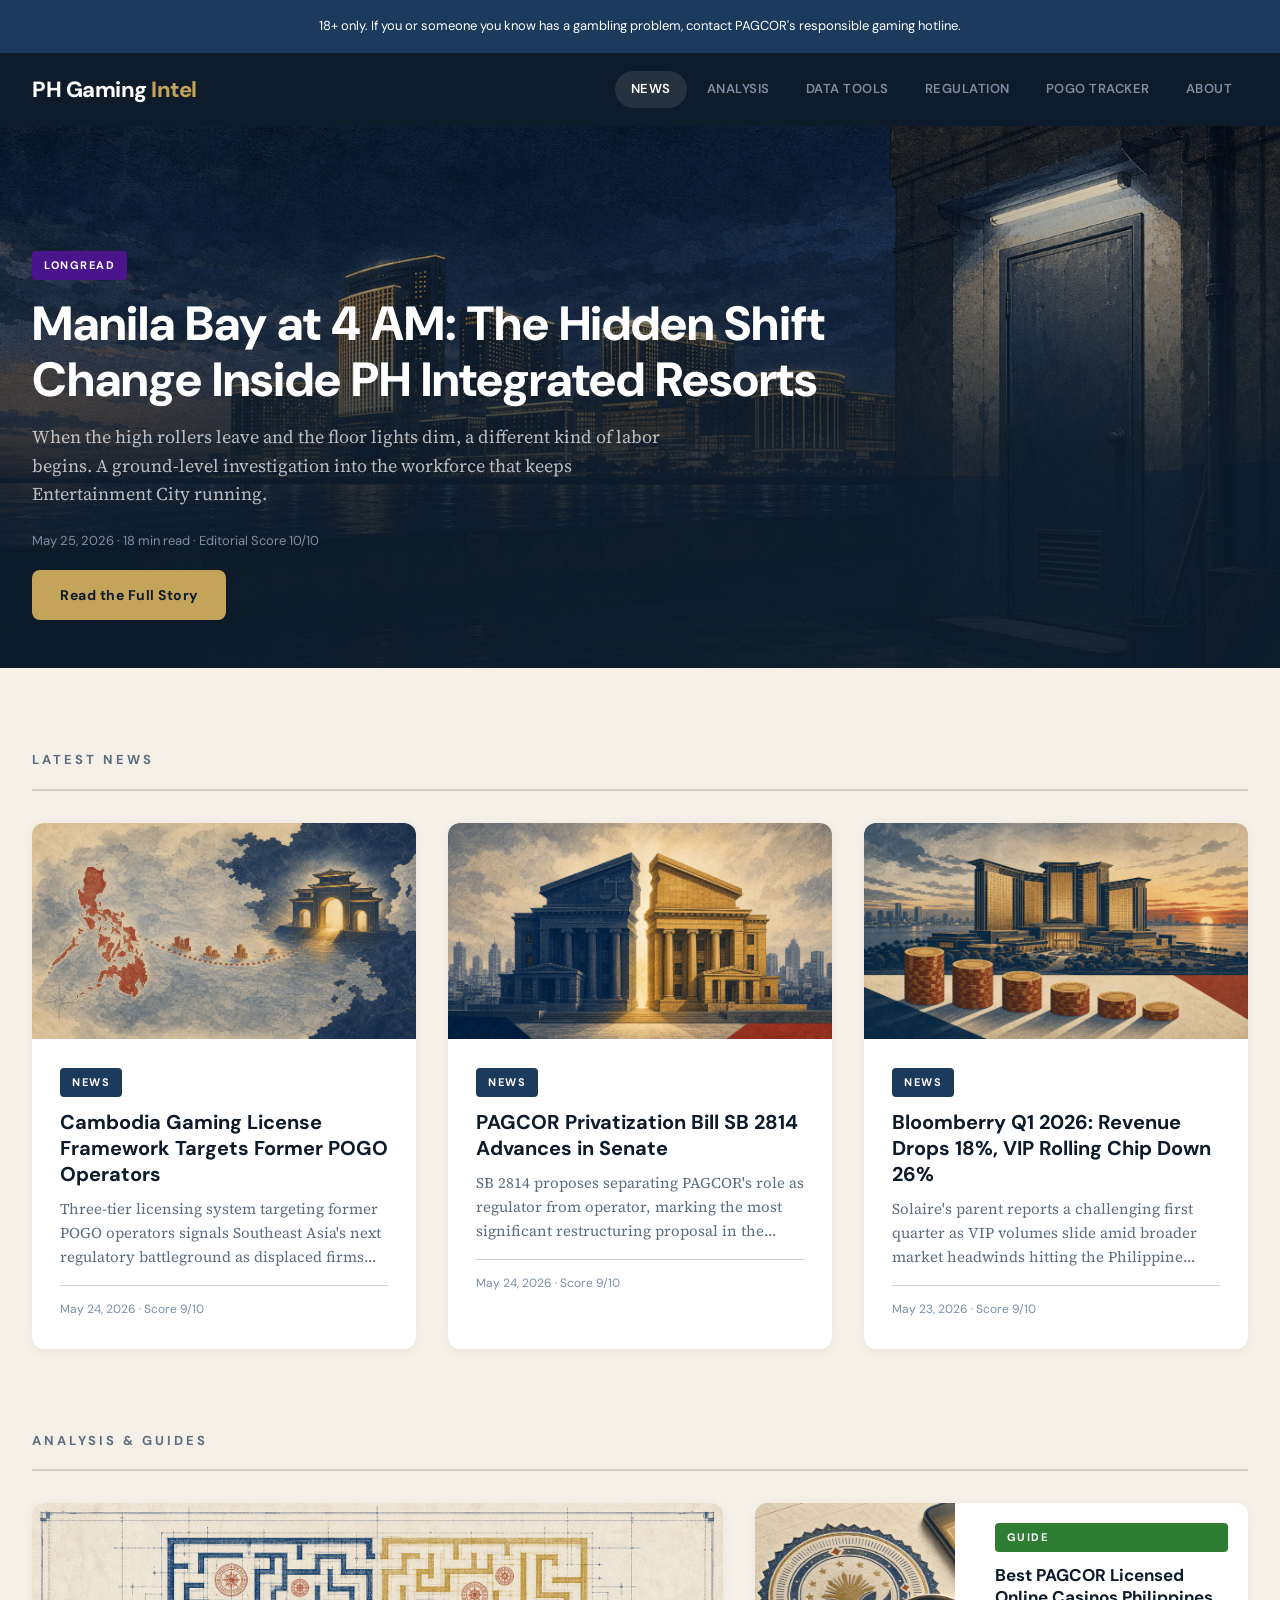
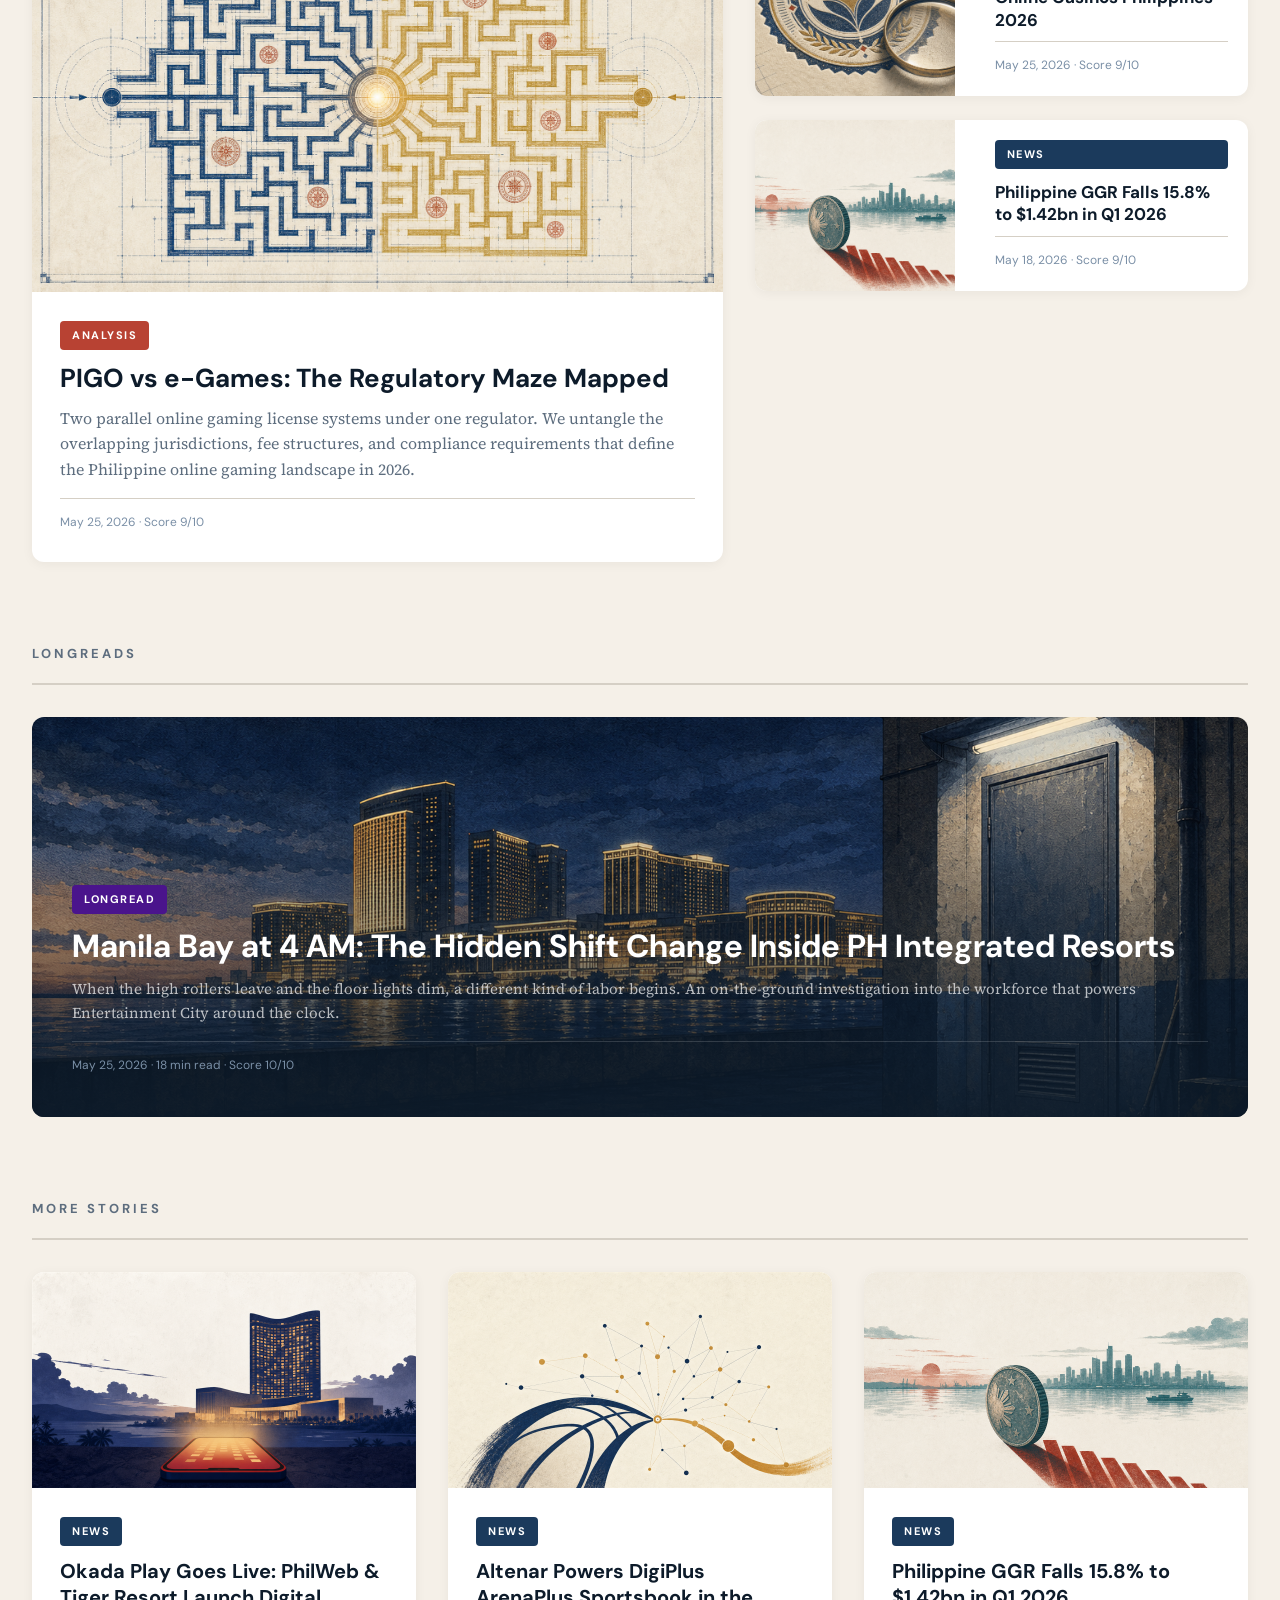
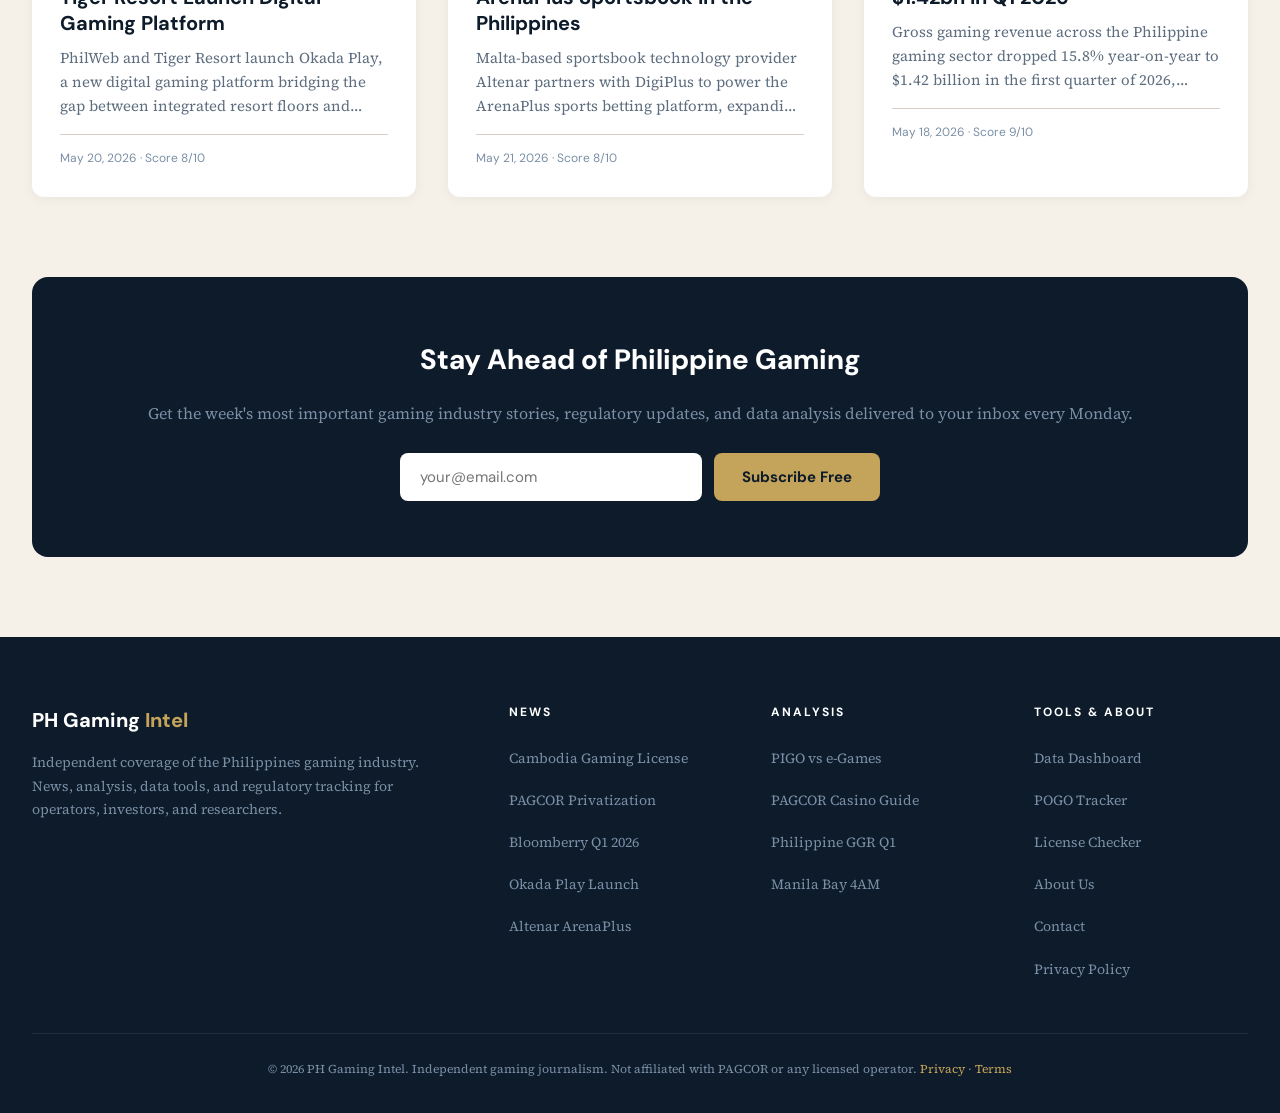
<file: index.html>
<!DOCTYPE html>
<html lang="en">
<head>
  <meta charset="UTF-8">
  <meta name="viewport" content="width=device-width, initial-scale=1.0">
  <title>PH Gaming Intel — Philippines Gaming Industry News &amp; Analysis</title>
  <meta name="description" content="PH Gaming Intel covers the Philippines gaming industry with in-depth news, regulatory analysis, PAGCOR updates, POGO tracking, and IR resort coverage.">
  <meta name="robots" content="index, follow, max-snippet:-1, max-image-preview:large">

  <!-- Open Graph -->
  <meta property="og:type" content="website">
  <meta property="og:site_name" content="PH Gaming Intel">
  <meta property="og:title" content="PH Gaming Intel — Philippines Gaming Industry News &amp; Analysis">
  <meta property="og:description" content="In-depth coverage of the Philippines gaming industry: PAGCOR regulation, IR resorts, online gaming licenses, and POGO developments.">
  <meta property="og:image" content="hero/manila-bay-4am-hidden-shift-ir-workers.png">
  <meta property="og:url" content="https://phgamingintel.com/">
  <meta property="og:locale" content="en_US">

  <!-- Twitter Card -->
  <meta name="twitter:card" content="summary_large_image">
  <meta name="twitter:title" content="PH Gaming Intel — Philippines Gaming Industry News &amp; Analysis">
  <meta name="twitter:description" content="In-depth coverage of the Philippines gaming industry: PAGCOR regulation, IR resorts, online gaming licenses, and POGO developments.">
  <meta name="twitter:image" content="hero/manila-bay-4am-hidden-shift-ir-workers.png">

  <!-- Sitemap -->
  <link rel="sitemap" type="application/xml" href="/sitemap.xml">
  <link rel="canonical" href="https://phgamingintel.com/">

  <!-- Stylesheet -->
  <link rel="stylesheet" href="styles.css">

  <!-- JSON-LD Structured Data -->
  <script type="application/ld+json">
  {
    "@context": "https://schema.org",
    "@graph": [
      {
        "@type": "WebSite",
        "@id": "https://phgamingintel.com/#website",
        "name": "PH Gaming Intel",
        "url": "https://phgamingintel.com/",
        "description": "Philippines gaming industry news, regulatory analysis, and data tools.",
        "publisher": { "@id": "https://phgamingintel.com/#organization" },
        "potentialAction": {
          "@type": "SearchAction",
          "target": "https://phgamingintel.com/?s={search_term_string}",
          "query-input": "required name=search_term_string"
        }
      },
      {
        "@type": "Organization",
        "@id": "https://phgamingintel.com/#organization",
        "name": "PH Gaming Intel",
        "url": "https://phgamingintel.com/",
        "logo": {
          "@type": "ImageObject",
          "url": "https://phgamingintel.com/logo.png"
        },
        "sameAs": []
      },
      {
        "@type": "ItemList",
        "itemListElement": [
          {
            "@type": "ListItem",
            "position": 1,
            "name": "Manila Bay at 4 AM: The Hidden Shift Change Inside PH Integrated Resorts",
            "url": "https://phgamingintel.com/articles/manila-bay-4am-ir-workers.html"
          },
          {
            "@type": "ListItem",
            "position": 2,
            "name": "Cambodia Gaming License Framework: Three-Tier System Targets Former POGO Operators",
            "url": "https://phgamingintel.com/articles/cambodia-gaming-license-pogo.html"
          },
          {
            "@type": "ListItem",
            "position": 3,
            "name": "PAGCOR Privatization Bill SB 2814 Advances in Senate Committee",
            "url": "https://phgamingintel.com/articles/pagcor-privatization-bill.html"
          },
          {
            "@type": "ListItem",
            "position": 4,
            "name": "Bloomberry Resorts Q1 2026: Revenue Down 18% as VIP Rolling Chip Drops 26%",
            "url": "https://phgamingintel.com/articles/bloomberry-q1-2026-solaire.html"
          },
          {
            "@type": "ListItem",
            "position": 5,
            "name": "PIGO vs e-Games: The Regulatory Maze Mapped",
            "url": "https://phgamingintel.com/articles/pigo-vs-egames-regulatory-maze.html"
          },
          {
            "@type": "ListItem",
            "position": 6,
            "name": "Best PAGCOR Licensed Online Casinos Philippines 2026",
            "url": "https://phgamingintel.com/articles/pagcor-licensed-casinos-guide-2026.html"
          },
          {
            "@type": "ListItem",
            "position": 7,
            "name": "Philippine GGR Falls 15.8% to $1.42bn in Q1 2026",
            "url": "https://phgamingintel.com/articles/philippine-ggr-falls-q1-2026-pagcor.html"
          },
          {
            "@type": "ListItem",
            "position": 8,
            "name": "Okada Play Commercial Launch: PhilWeb and Tiger Resort Go Digital",
            "url": "https://phgamingintel.com/articles/okada-play-commercial-launch.html"
          },
          {
            "@type": "ListItem",
            "position": 9,
            "name": "Altenar Powers DigiPlus ArenaPlus Sportsbook in the Philippines",
            "url": "https://phgamingintel.com/articles/altenar-arenaplus-sportsbook.html"
          }
        ]
      }
    ]
  }
  </script>
</head>
<body>

<!-- ============================================
     RESPONSIBLE GAMING BANNER
     ============================================ -->
<div class="rg-banner">
  18+ only. If you or someone you know has a gambling problem, contact PAGCOR's responsible gaming hotline.
</div>

<!-- ============================================
     HEADER
     ============================================ -->
<header class="site-header" id="siteHeader">
  <div class="header-inner">
    <a href="/" class="logo">PH Gaming <span>Intel</span></a>
    <nav aria-label="Main navigation">
      <ul class="nav-pills">
        <li><a href="#latest-news" class="active">News</a></li>
        <li><a href="#analysis-guides">Analysis</a></li>
        <li><a href="#" title="Coming soon">Data Tools</a></li>
        <li><a href="#" title="Coming soon">Regulation</a></li>
        <li><a href="#" title="Coming soon">POGO Tracker</a></li>
        <li><a href="#" title="Coming soon">About</a></li>
      </ul>
    </nav>
    <button class="mobile-menu-btn" id="mobileMenuBtn" aria-label="Open navigation menu">
      <svg width="24" height="24" viewBox="0 0 24 24" fill="none" stroke="#fff" stroke-width="2">
        <line x1="3" y1="6" x2="21" y2="6"/>
        <line x1="3" y1="12" x2="21" y2="12"/>
        <line x1="3" y1="18" x2="21" y2="18"/>
      </svg>
    </button>
  </div>
</header>

<!-- ============================================
     HERO — Featured Story
     ============================================ -->
<section class="hero-featured" aria-label="Featured story">
  <img src="hero/manila-bay-4am-hidden-shift-ir-workers.png"
       alt="Manila Bay at dawn — integrated resort workers changing shifts at 4 AM"
       width="1920" height="1080" loading="eager">
  <div class="overlay">
    <div class="overlay-inner">
      <span class="tag tag-longread">Longread</span>
      <h1>Manila Bay at 4 AM: The Hidden Shift Change Inside PH Integrated Resorts</h1>
      <p class="dek">When the high rollers leave and the floor lights dim, a different kind of labor begins. A ground-level investigation into the workforce that keeps Entertainment City running.</p>
      <p class="meta">May 25, 2026 &middot; 18 min read &middot; Editorial Score 10/10</p>
      <a href="articles/manila-bay-4am-ir-workers.html" style="display:inline-block;margin-top:16px;padding:12px 28px;border-radius:8px;background:var(--gold);color:var(--dark);font-family:var(--font-ui);font-size:14px;font-weight:700;letter-spacing:.5px;transition:background .2s;">Read the Full Story</a>
    </div>
  </div>
</section>

<!-- ============================================
     LATEST NEWS — 3-Card Grid
     ============================================ -->
<section class="mt-section mb-section" id="latest-news" aria-label="Latest news">
  <div class="section-wrap">
    <h2 class="section-title">Latest News</h2>
    <div class="card-grid">

      <!-- Card 1: Cambodia Gaming License -->
      <a href="articles/cambodia-gaming-license-pogo.html" class="card">
        <div class="card-img">
          <img src="hero/cambodia-gaming-license-framework-pogo-operators-2026.png"
               alt="Cambodia gaming license framework for former POGO operators"
               width="640" height="360" loading="lazy">
        </div>
        <div class="card-body">
          <span class="tag tag-news">News</span>
          <h3>Cambodia Gaming License Framework Targets Former POGO Operators</h3>
          <p class="card-dek">Three-tier licensing system targeting former POGO operators signals Southeast Asia's next regulatory battleground as displaced firms seek new jurisdictions.</p>
          <p class="card-meta">May 24, 2026 &middot; Score 9/10</p>
        </div>
      </a>

      <!-- Card 2: PAGCOR Privatization -->
      <a href="articles/pagcor-privatization-bill.html" class="card">
        <div class="card-img">
          <img src="hero/pagcor-privatization-bill-senate-committee-2026.png"
               alt="PAGCOR privatization bill SB 2814 in Senate committee hearing"
               width="640" height="360" loading="lazy">
        </div>
        <div class="card-body">
          <span class="tag tag-news">News</span>
          <h3>PAGCOR Privatization Bill SB 2814 Advances in Senate</h3>
          <p class="card-dek">SB 2814 proposes separating PAGCOR's role as regulator from operator, marking the most significant restructuring proposal in the agency's 47-year history.</p>
          <p class="card-meta">May 24, 2026 &middot; Score 9/10</p>
        </div>
      </a>

      <!-- Card 3: Bloomberry Q1 -->
      <a href="articles/bloomberry-q1-2026-solaire.html" class="card">
        <div class="card-img">
          <img src="hero/bloomberry-resorts-q1-2026-revenue-solaire.png"
               alt="Bloomberry Resorts Solaire Q1 2026 revenue report"
               width="640" height="360" loading="lazy">
        </div>
        <div class="card-body">
          <span class="tag tag-news">News</span>
          <h3>Bloomberry Q1 2026: Revenue Drops 18%, VIP Rolling Chip Down 26%</h3>
          <p class="card-dek">Solaire's parent reports a challenging first quarter as VIP volumes slide amid broader market headwinds hitting the Philippine integrated resort sector.</p>
          <p class="card-meta">May 23, 2026 &middot; Score 9/10</p>
        </div>
      </a>

    </div>
  </div>
</section>

<!-- ============================================
     ANALYSIS & GUIDES — 2-Column Layout
     ============================================ -->
<section class="mb-section" id="analysis-guides" aria-label="Analysis and guides">
  <div class="section-wrap">
    <h2 class="section-title">Analysis &amp; Guides</h2>
    <div class="card-grid-2">

      <!-- Left: Large PIGO vs e-Games card -->
      <a href="articles/pigo-vs-egames-regulatory-maze.html" class="card card-lg">
        <div class="card-img">
          <img src="hero/pigo-vs-egames-regulatory-maze-mapped-2026.png"
               alt="PIGO vs e-Games regulatory comparison map"
               width="640" height="360" loading="lazy">
        </div>
        <div class="card-body">
          <span class="tag tag-analysis">Analysis</span>
          <h3>PIGO vs e-Games: The Regulatory Maze Mapped</h3>
          <p class="card-dek">Two parallel online gaming license systems under one regulator. We untangle the overlapping jurisdictions, fee structures, and compliance requirements that define the Philippine online gaming landscape in 2026.</p>
          <p class="card-meta">May 25, 2026 &middot; Score 9/10</p>
        </div>
      </a>

      <!-- Right: 2 Stacked row cards -->
      <div class="card-stack">

        <!-- Row Card 1: PAGCOR Guide -->
        <a href="articles/pagcor-licensed-casinos-guide-2026.html" class="card-row">
          <div class="card-img">
            <img src="hero/best-pagcor-licensed-online-casinos-philippines-2026.png"
                 alt="PAGCOR licensed online casinos verification guide"
                 width="200" height="150" loading="lazy">
          </div>
          <div class="card-body">
            <span class="tag tag-guide">Guide</span>
            <h3>Best PAGCOR Licensed Online Casinos Philippines 2026</h3>
            <p class="card-meta">May 25, 2026 &middot; Score 9/10</p>
          </div>
        </a>

        <!-- Row Card 2: Philippine GGR -->
        <a href="articles/philippine-ggr-falls-q1-2026-pagcor.html" class="card-row">
          <div class="card-img">
            <img src="hero/philippine-ggr-falls-q1-2026-pagcor.png"
                 alt="Philippine gross gaming revenue Q1 2026 chart"
                 width="200" height="150" loading="lazy">
          </div>
          <div class="card-body">
            <span class="tag tag-news">News</span>
            <h3>Philippine GGR Falls 15.8% to $1.42bn in Q1 2026</h3>
            <p class="card-meta">May 18, 2026 &middot; Score 9/10</p>
          </div>
        </a>

      </div>

    </div>
  </div>
</section>

<!-- ============================================
     LONGREADS — Cinematic Full-Width Card
     ============================================ -->
<section class="mb-section" id="longreads" aria-label="Longreads">
  <div class="section-wrap">
    <h2 class="section-title">Longreads</h2>
    <a href="articles/manila-bay-4am-ir-workers.html" class="card-cinematic">
      <img src="hero/manila-bay-4am-hidden-shift-ir-workers.png"
           alt="Manila Bay waterfront at 4 AM — integrated resort workers"
           width="1280" height="500" loading="lazy">
      <div class="card-body">
        <span class="tag tag-longread">Longread</span>
        <h3>Manila Bay at 4 AM: The Hidden Shift Change Inside PH Integrated Resorts</h3>
        <p class="card-dek">When the high rollers leave and the floor lights dim, a different kind of labor begins. An on-the-ground investigation into the workforce that powers Entertainment City around the clock.</p>
        <p class="card-meta">May 25, 2026 &middot; 18 min read &middot; Score 10/10</p>
      </div>
    </a>
  </div>
</section>

<!-- ============================================
     MORE STORIES — 3-Card Grid
     ============================================ -->
<section class="mb-section" id="more-stories" aria-label="More stories">
  <div class="section-wrap">
    <h2 class="section-title">More Stories</h2>
    <div class="card-grid">

      <!-- Card: Okada Play -->
      <a href="articles/okada-play-commercial-launch.html" class="card">
        <div class="card-img">
          <img src="hero/okada-play-commercial-launch-philweb-tiger-resort-2026.png"
               alt="Okada Play digital gaming platform launch"
               width="640" height="360" loading="lazy">
        </div>
        <div class="card-body">
          <span class="tag tag-news">News</span>
          <h3>Okada Play Goes Live: PhilWeb &amp; Tiger Resort Launch Digital Gaming Platform</h3>
          <p class="card-dek">PhilWeb and Tiger Resort launch Okada Play, a new digital gaming platform bridging the gap between integrated resort floors and online accessibility.</p>
          <p class="card-meta">May 20, 2026 &middot; Score 8/10</p>
        </div>
      </a>

      <!-- Card: Altenar ArenaPlus -->
      <a href="articles/altenar-arenaplus-sportsbook.html" class="card">
        <div class="card-img">
          <img src="hero/altenar-digiplus-arenaplus-sportsbook-philippines-2026.png"
               alt="Altenar and DigiPlus ArenaPlus sportsbook partnership"
               width="640" height="360" loading="lazy">
        </div>
        <div class="card-body">
          <span class="tag tag-news">News</span>
          <h3>Altenar Powers DigiPlus ArenaPlus Sportsbook in the Philippines</h3>
          <p class="card-dek">Malta-based sportsbook technology provider Altenar partners with DigiPlus to power the ArenaPlus sports betting platform, expanding digital sports wagering in the Philippine market.</p>
          <p class="card-meta">May 21, 2026 &middot; Score 8/10</p>
        </div>
      </a>

      <!-- Card: Philippine GGR (additional) -->
      <a href="articles/philippine-ggr-falls-q1-2026-pagcor.html" class="card">
        <div class="card-img">
          <img src="hero/philippine-ggr-falls-q1-2026-pagcor.png"
               alt="Philippine GGR data visualization for Q1 2026"
               width="640" height="360" loading="lazy">
        </div>
        <div class="card-body">
          <span class="tag tag-news">News</span>
          <h3>Philippine GGR Falls 15.8% to $1.42bn in Q1 2026</h3>
          <p class="card-dek">Gross gaming revenue across the Philippine gaming sector dropped 15.8% year-on-year to $1.42 billion in the first quarter of 2026, raising questions about market trajectory.</p>
          <p class="card-meta">May 18, 2026 &middot; Score 9/10</p>
        </div>
      </a>

    </div>
  </div>
</section>

<!-- ============================================
     NEWSLETTER CTA
     ============================================ -->
<section class="mb-section" aria-label="Newsletter signup">
  <div class="section-wrap">
    <div class="newsletter-cta">
      <h2>Stay Ahead of Philippine Gaming</h2>
      <p>Get the week's most important gaming industry stories, regulatory updates, and data analysis delivered to your inbox every Monday.</p>
      <form class="cta-row" action="#" method="post" aria-label="Newsletter signup form">
        <label for="newsletter-email" class="visually-hidden">Email address</label>
        <input type="email" id="newsletter-email" name="email" placeholder="your@email.com" required aria-label="Email address">
        <button type="submit">Subscribe Free</button>
      </form>
    </div>
  </div>
</section>

<!-- ============================================
     FOOTER
     ============================================ -->
<footer class="site-footer">
  <div class="footer-inner">

    <!-- Brand column -->
    <div class="footer-col">
      <div class="footer-brand">PH Gaming <span>Intel</span></div>
      <p class="footer-desc">Independent coverage of the Philippines gaming industry. News, analysis, data tools, and regulatory tracking for operators, investors, and researchers.</p>
    </div>

    <!-- News column -->
    <div class="footer-col">
      <h4>News</h4>
      <ul>
        <li><a href="articles/cambodia-gaming-license-pogo.html">Cambodia Gaming License</a></li>
        <li><a href="articles/pagcor-privatization-bill.html">PAGCOR Privatization</a></li>
        <li><a href="articles/bloomberry-q1-2026-solaire.html">Bloomberry Q1 2026</a></li>
        <li><a href="articles/okada-play-commercial-launch.html">Okada Play Launch</a></li>
        <li><a href="articles/altenar-arenaplus-sportsbook.html">Altenar ArenaPlus</a></li>
      </ul>
    </div>

    <!-- Analysis column -->
    <div class="footer-col">
      <h4>Analysis</h4>
      <ul>
        <li><a href="articles/pigo-vs-egames-regulatory-maze.html">PIGO vs e-Games</a></li>
        <li><a href="articles/pagcor-licensed-casinos-guide-2026.html">PAGCOR Casino Guide</a></li>
        <li><a href="articles/philippine-ggr-falls-q1-2026-pagcor.html">Philippine GGR Q1</a></li>
        <li><a href="articles/manila-bay-4am-ir-workers.html">Manila Bay 4AM</a></li>
      </ul>
    </div>

    <!-- Tools & About column -->
    <div class="footer-col">
      <h4>Tools &amp; About</h4>
      <ul>
        <li><a href="#">Data Dashboard</a></li>
        <li><a href="#">POGO Tracker</a></li>
        <li><a href="#">License Checker</a></li>
        <li><a href="#">About Us</a></li>
        <li><a href="#">Contact</a></li>
        <li><a href="#">Privacy Policy</a></li>
      </ul>
    </div>

  </div>

  <div class="footer-bottom">
    <p>&copy; 2026 PH Gaming Intel. Independent gaming journalism. Not affiliated with PAGCOR or any licensed operator. <a href="#">Privacy</a> &middot; <a href="#">Terms</a></p>
  </div>
</footer>

<!-- ============================================
     SCRIPTS
     ============================================ -->
<script>
(function() {
  'use strict';

  /* --- Sticky Header Scroll Effect --- */
  var header = document.getElementById('siteHeader');
  var scrollThreshold = 40;
  var ticking = false;

  function onScroll() {
    if (!ticking) {
      window.requestAnimationFrame(function() {
        if (window.scrollY > scrollThreshold) {
          header.classList.add('scrolled');
        } else {
          header.classList.remove('scrolled');
        }
        ticking = false;
      });
      ticking = true;
    }
  }
  window.addEventListener('scroll', onScroll, { passive: true });

  /* --- FAQ Toggle (for article pages using same script) --- */
  document.addEventListener('click', function(e) {
    var faqQ = e.target.closest('.faq-q');
    if (faqQ) {
      var item = faqQ.parentElement;
      item.classList.toggle('open');
    }
  });

  /* --- Mobile Menu Toggle --- */
  var menuBtn = document.getElementById('mobileMenuBtn');
  if (menuBtn) {
    menuBtn.addEventListener('click', function() {
      var nav = document.querySelector('.nav-pills');
      if (nav) {
        nav.classList.toggle('mobile-open');
      }
    });
  }
})();
</script>

</body>
</html>
</file>
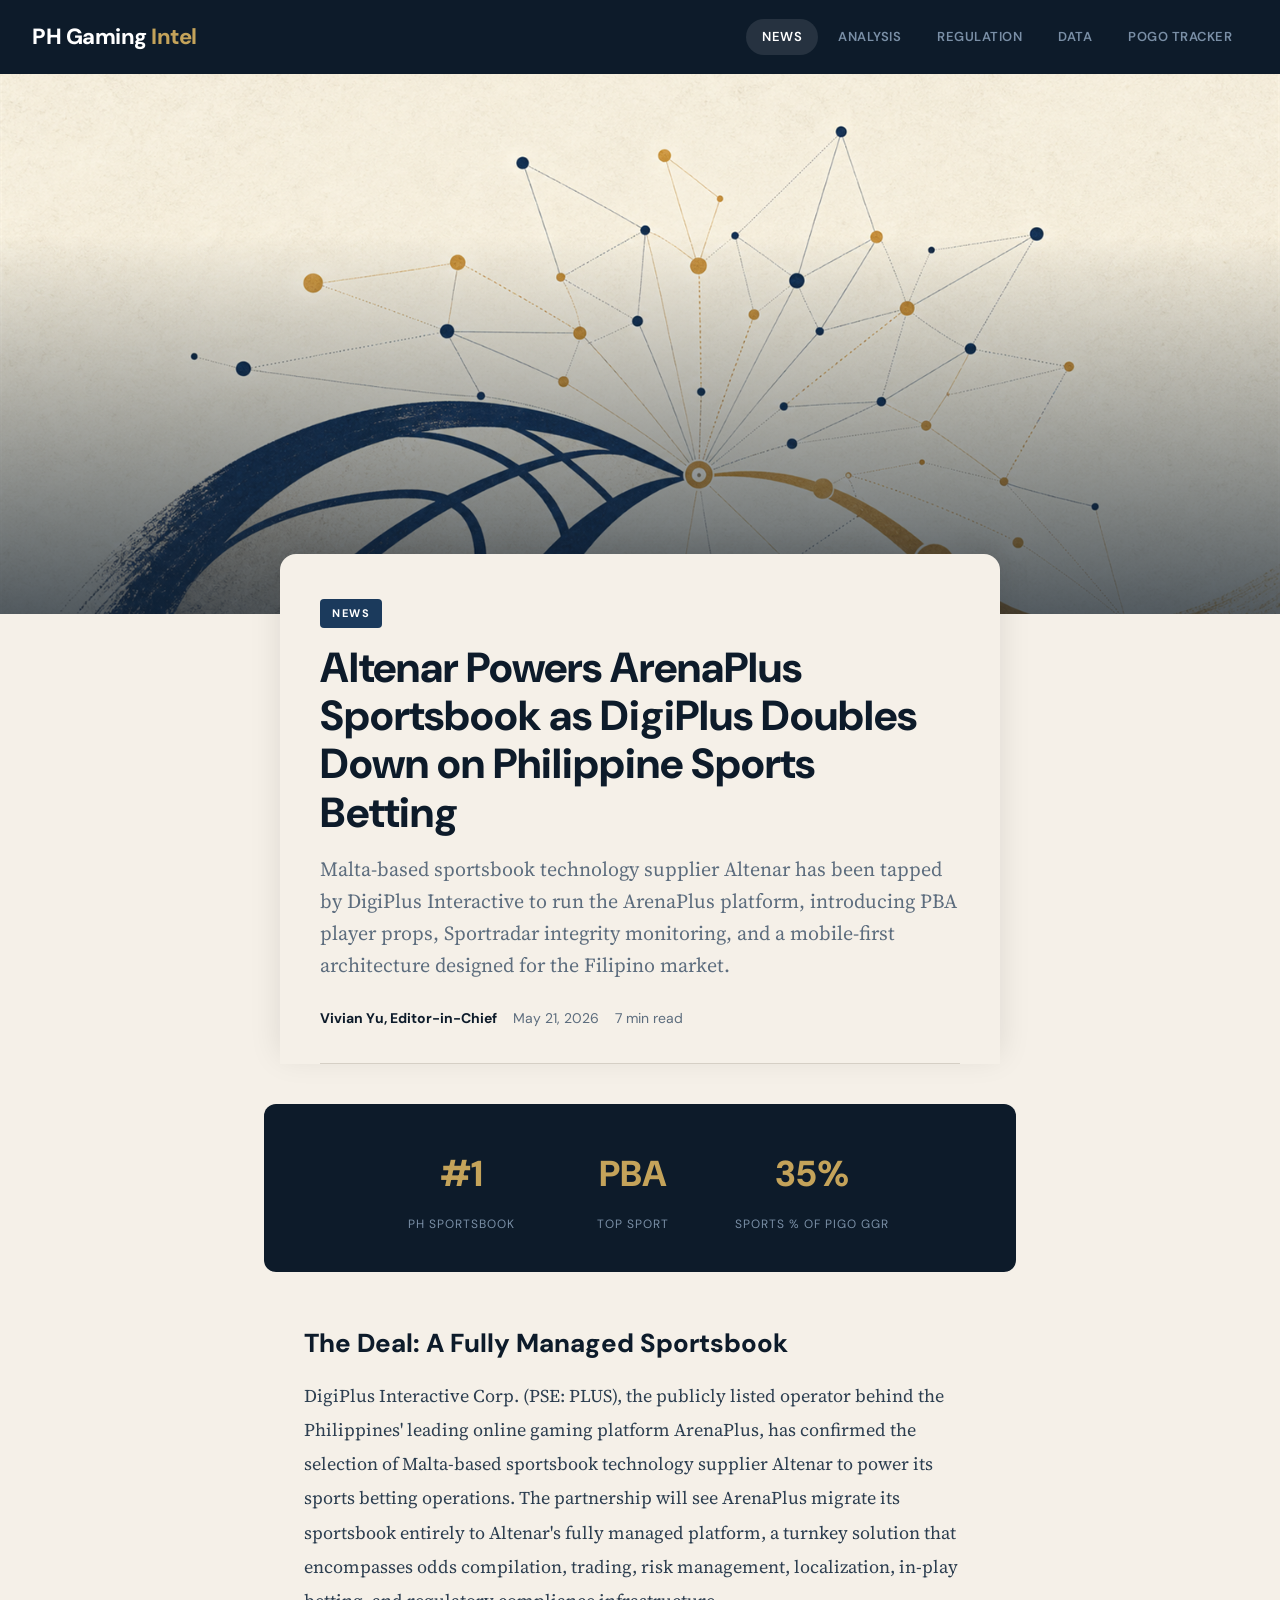
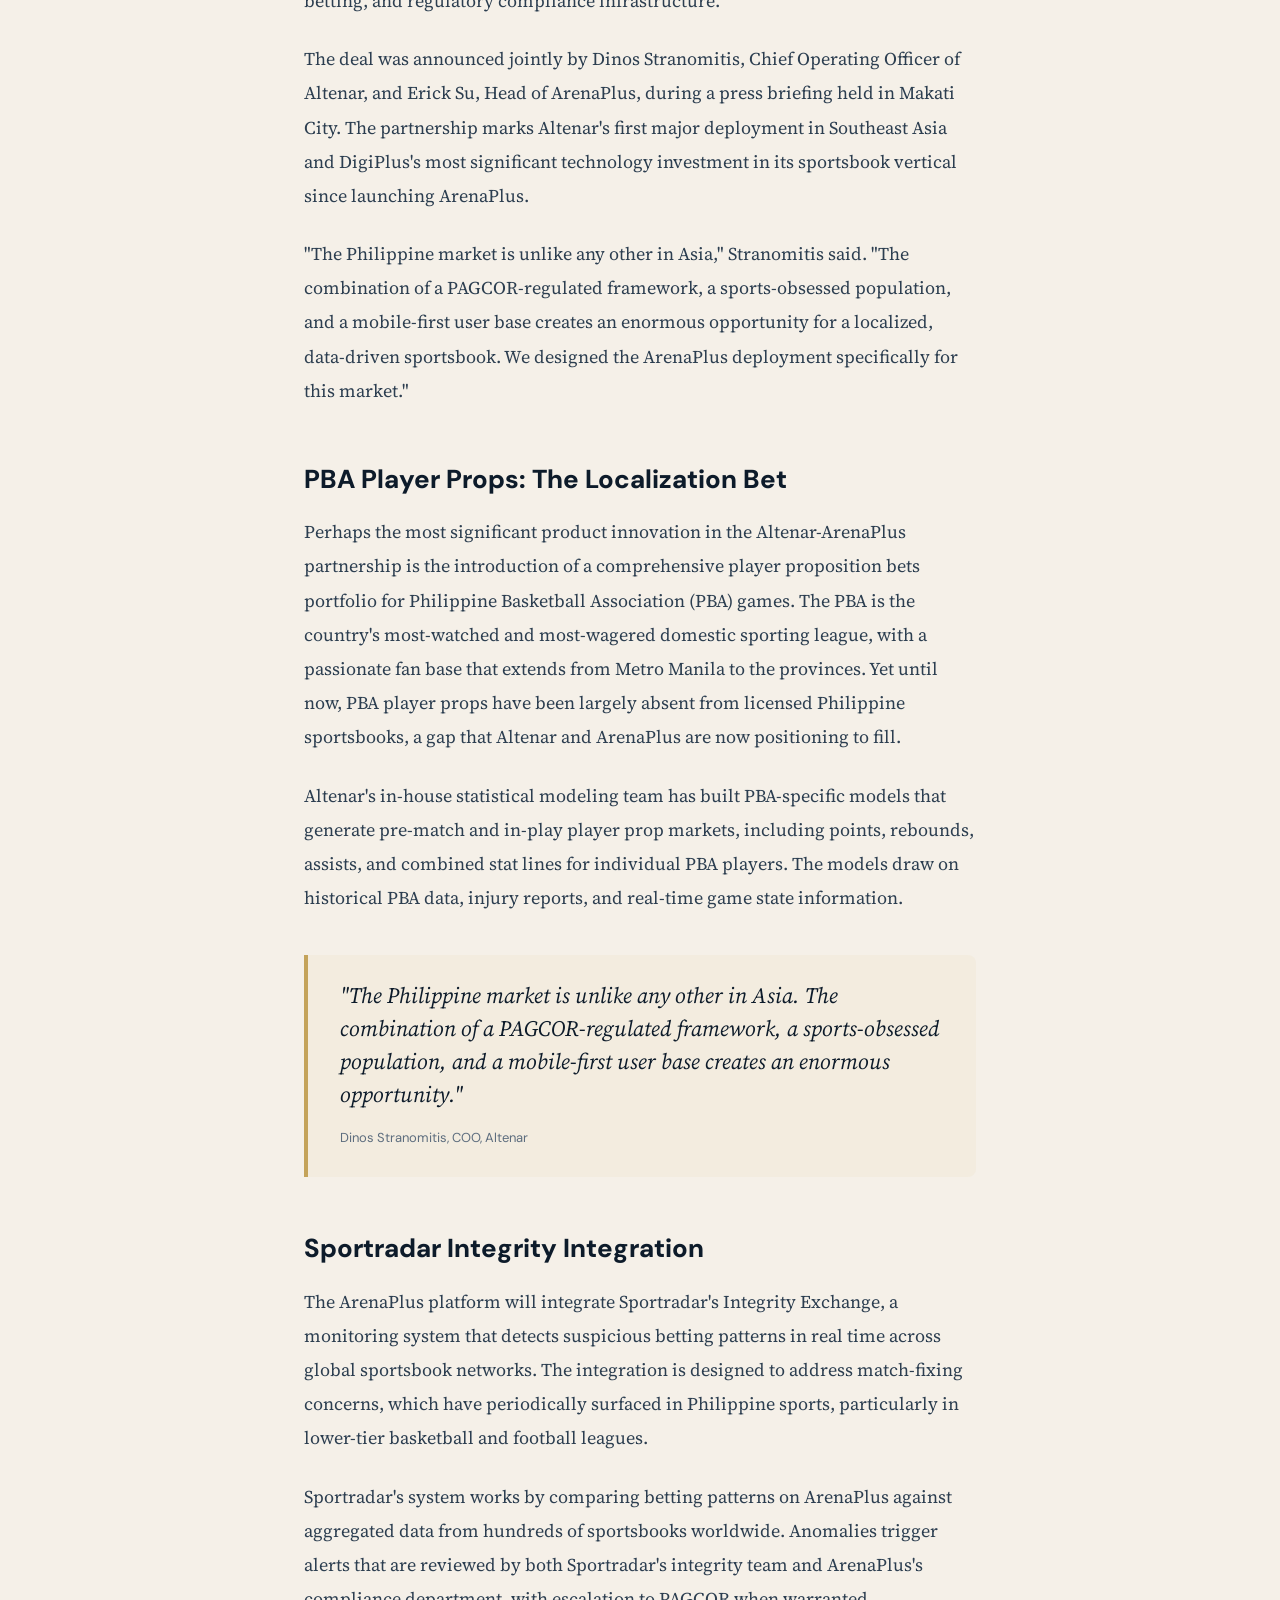
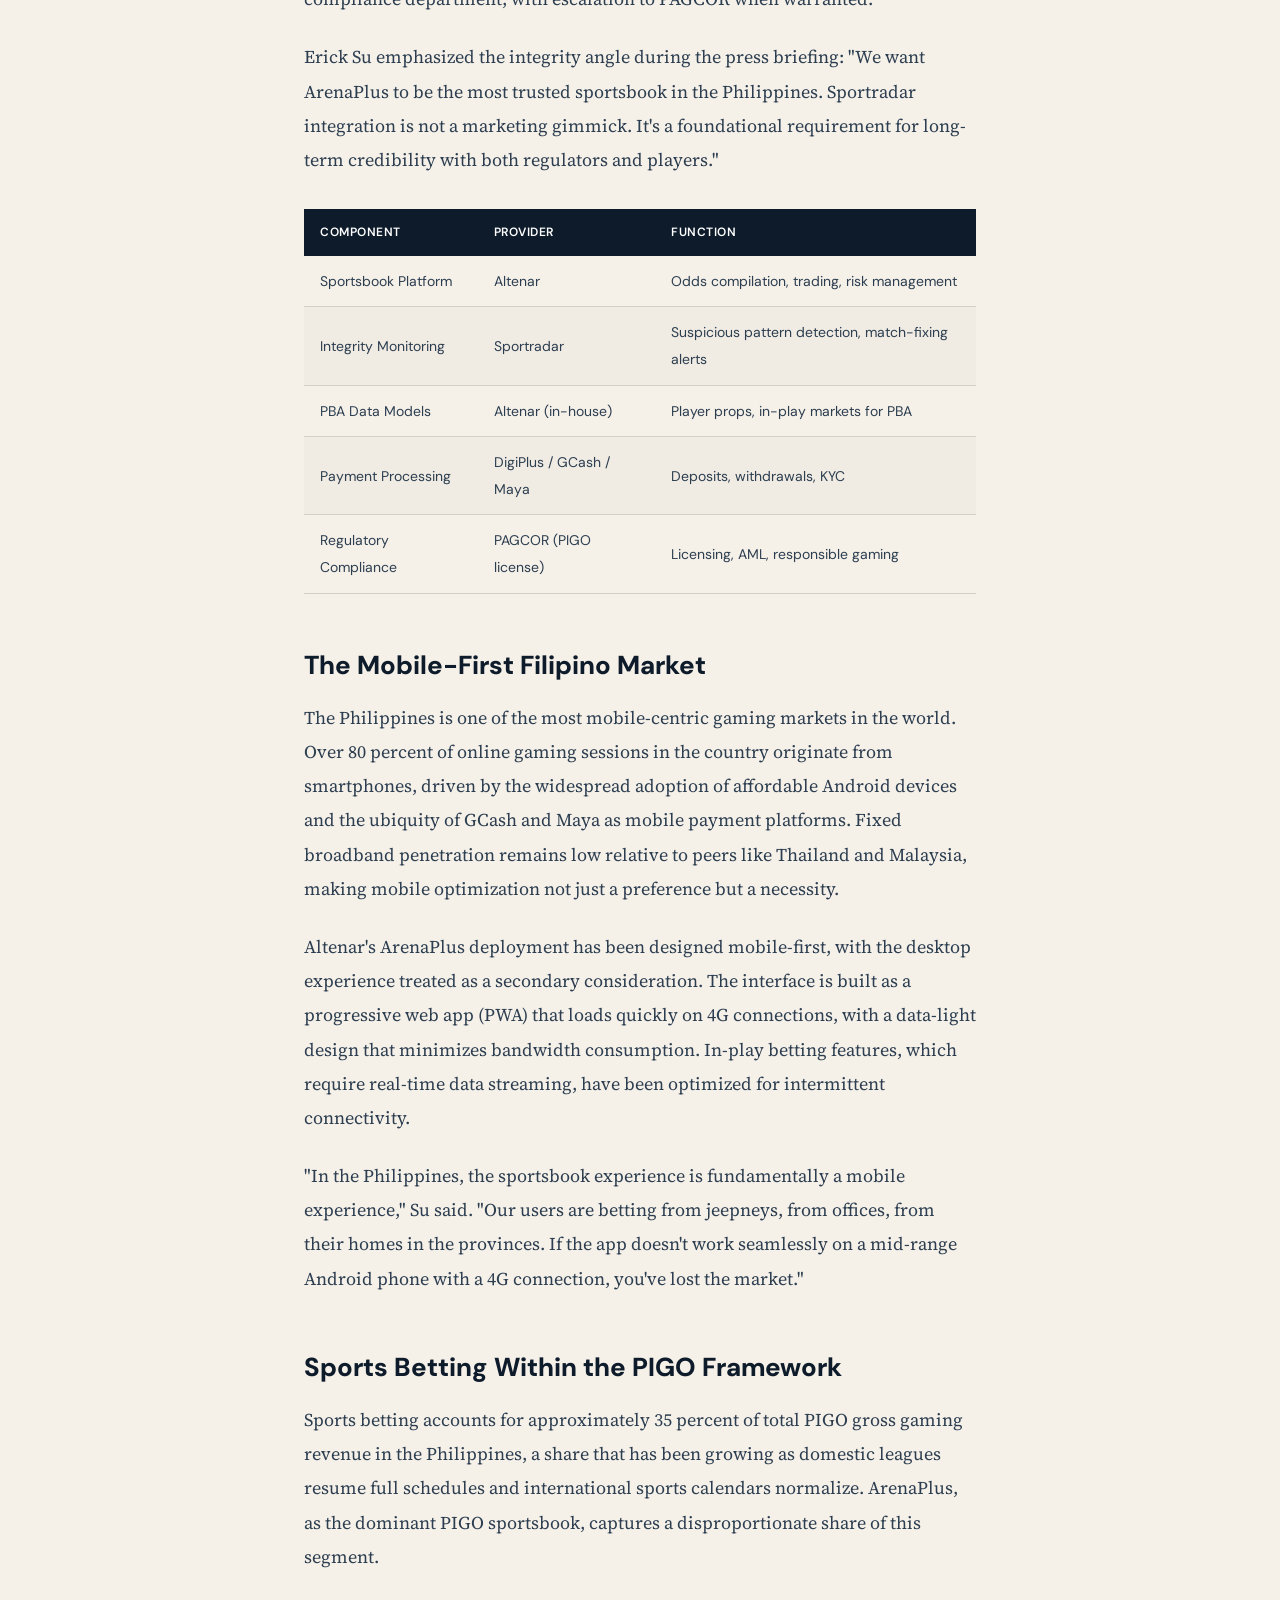
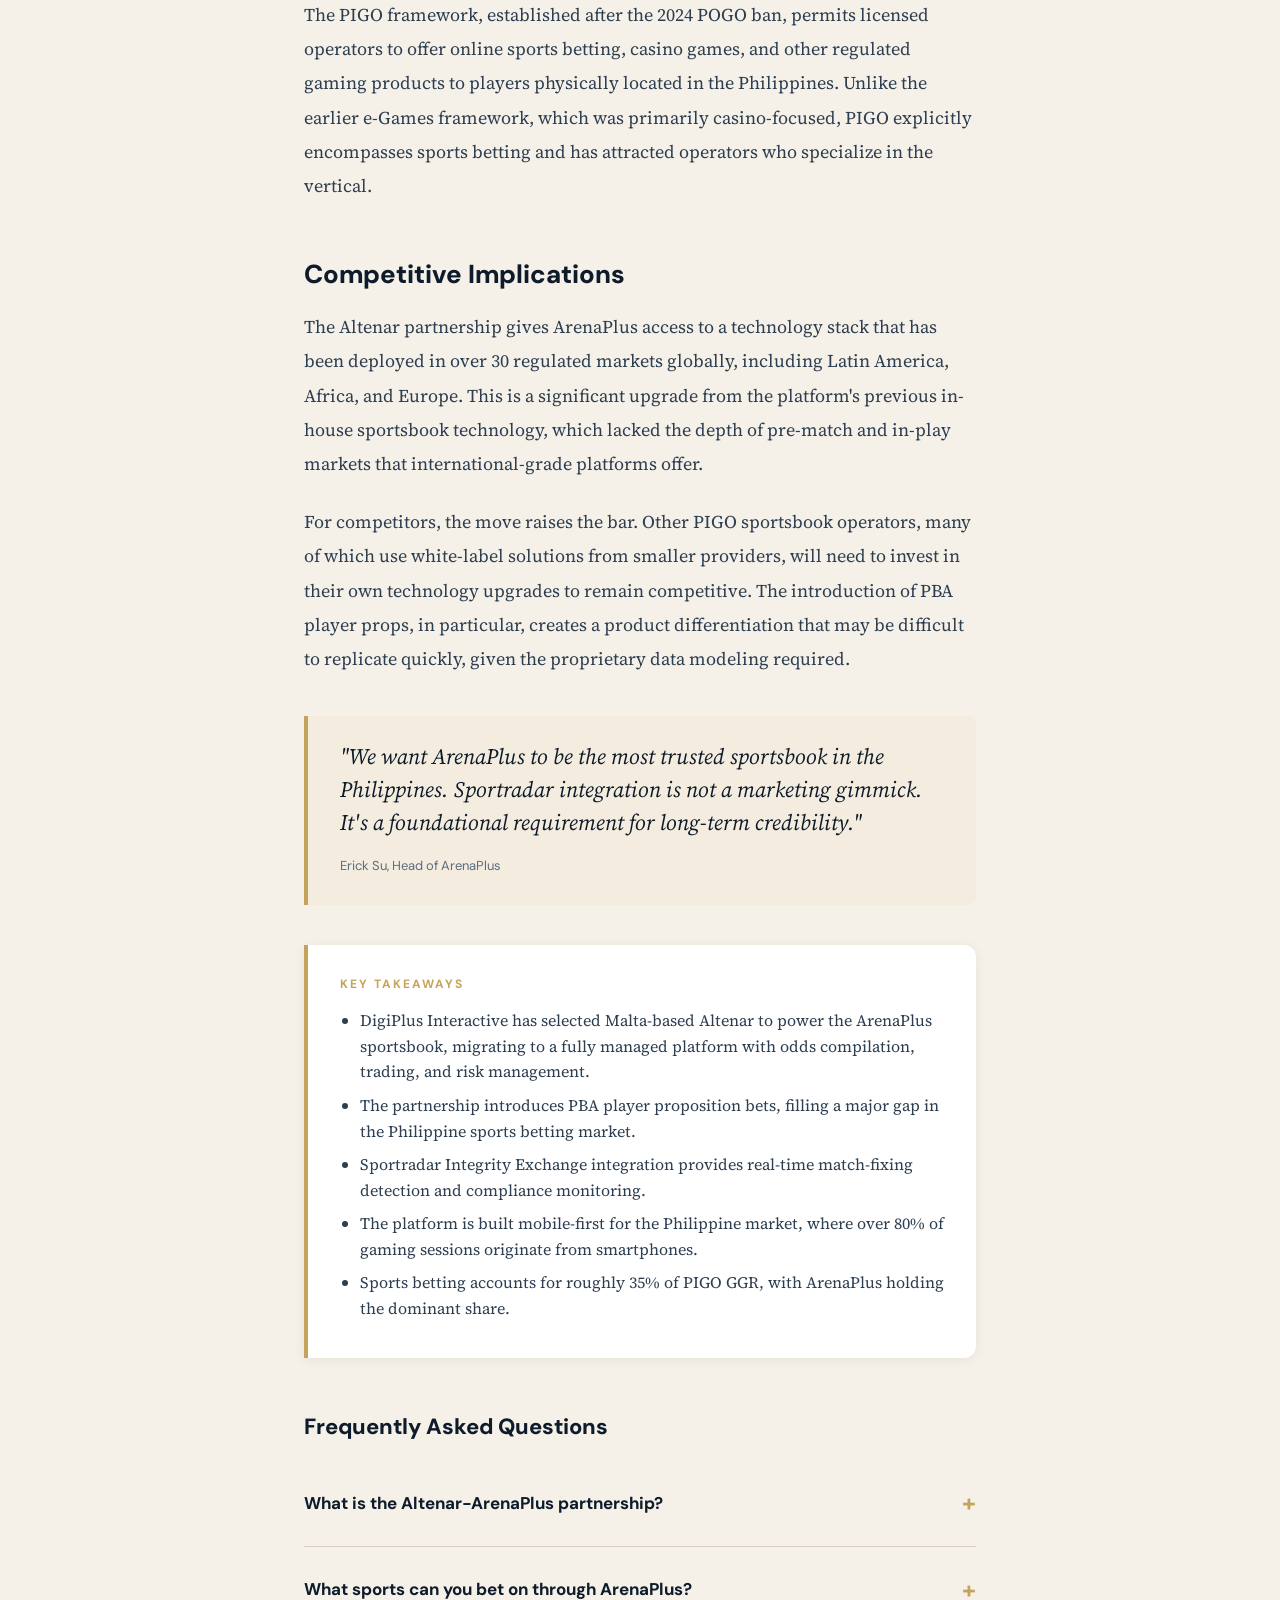
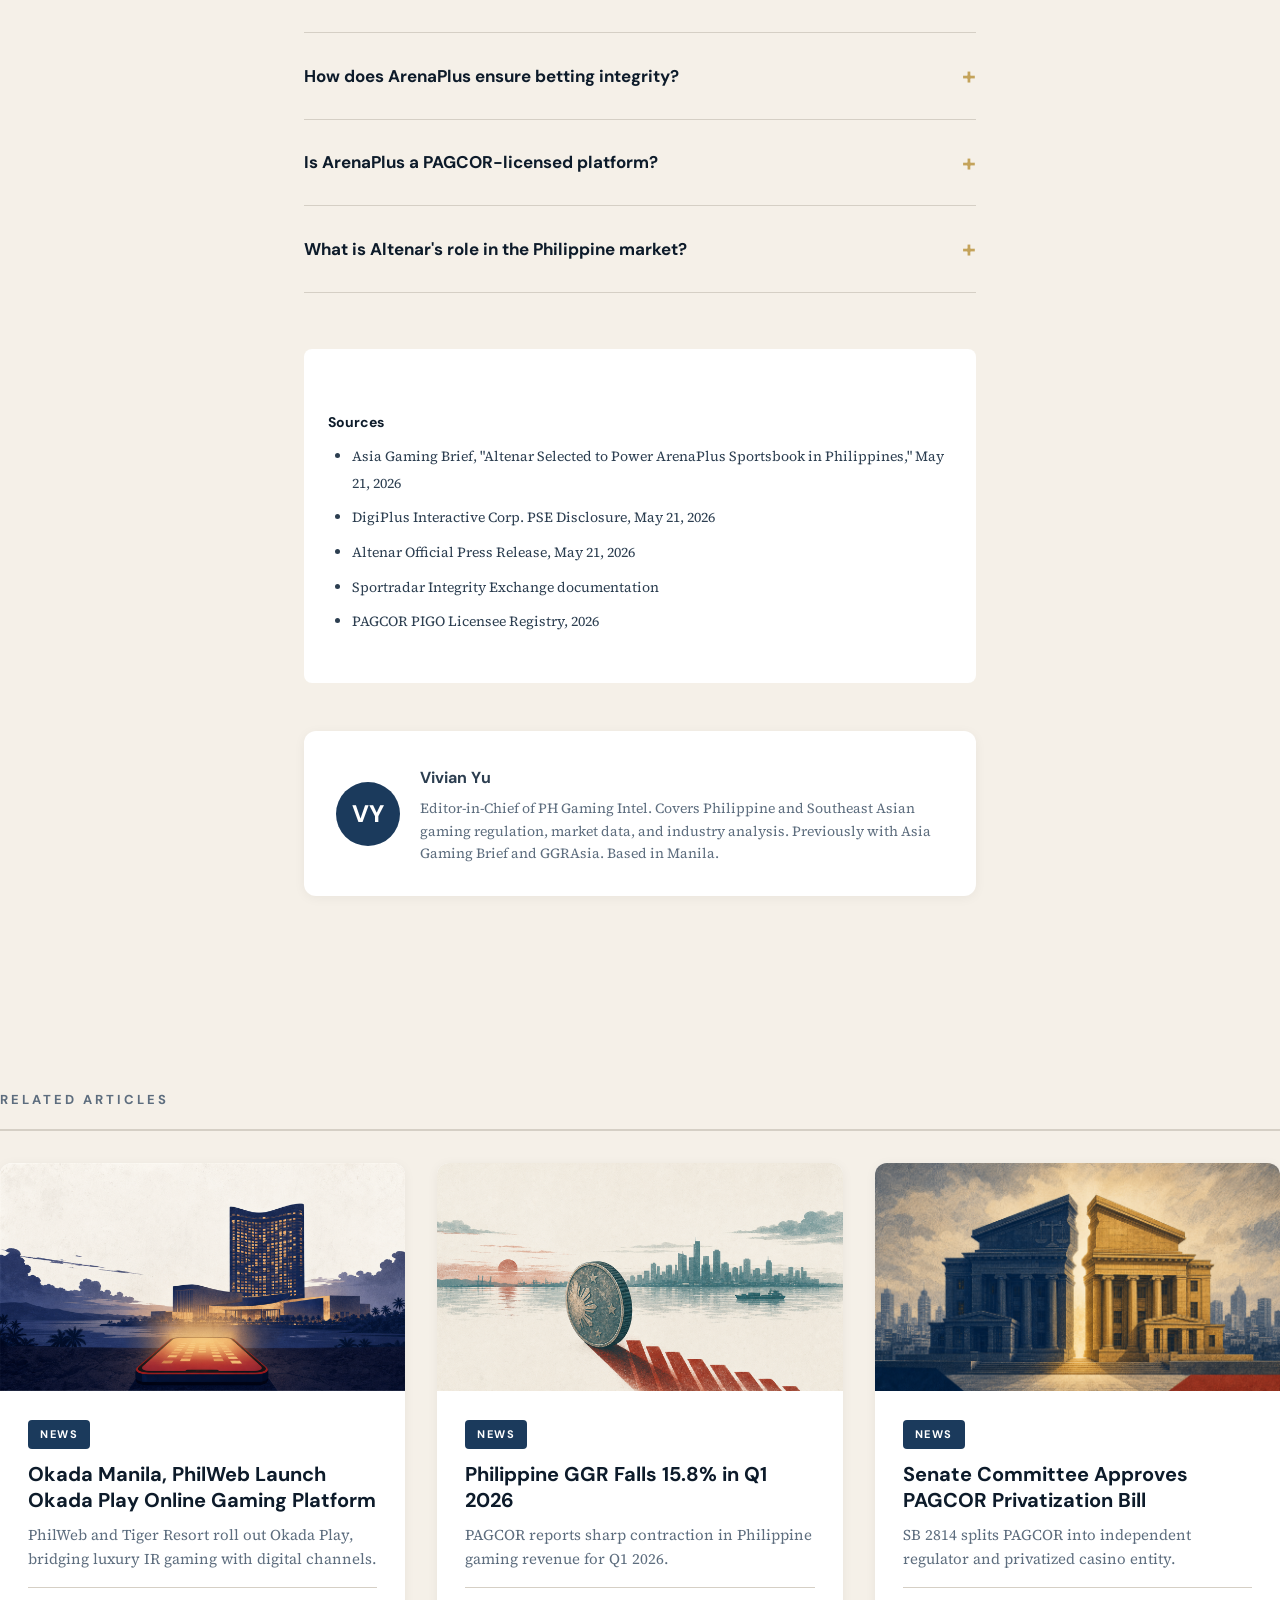
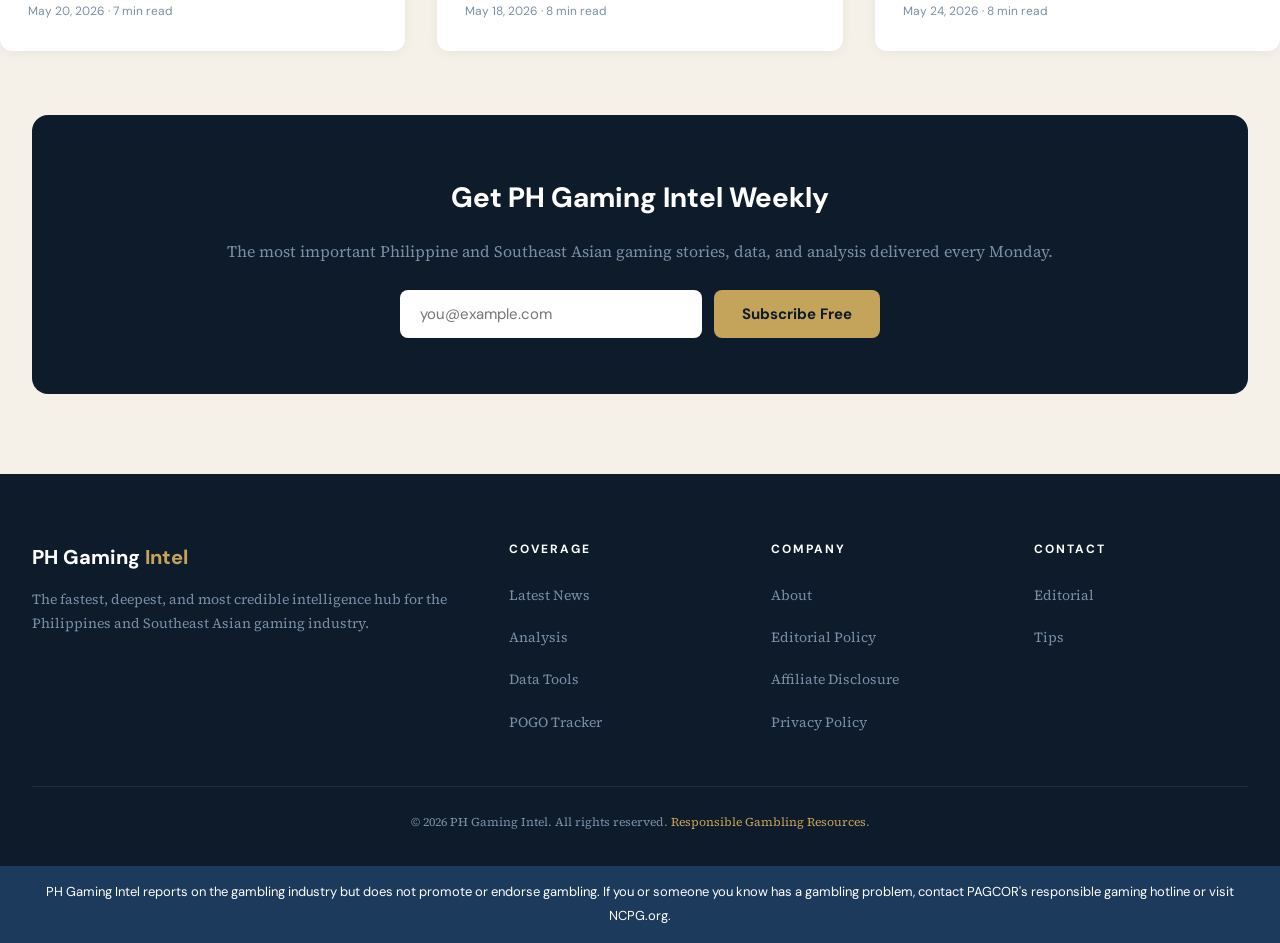
<file: articles/altenar-arenaplus-sportsbook.html>
<!DOCTYPE html>
<html lang="en">
<head>
<meta charset="UTF-8">
<meta name="viewport" content="width=device-width, initial-scale=1.0">
<title>Altenar Powers ArenaPlus Sportsbook in Philippine Market Entry — PH Gaming Intel</title>
<meta name="description" content="DigiPlus Interactive selects Malta-based Altenar to power ArenaPlus sportsbook. Fully managed platform with PBA player props and Sportradar integrity integration.">
<meta name="robots" content="index, follow, max-snippet:-1, max-image-preview:large">
<link rel="stylesheet" href="../styles.css">

<!-- OpenGraph -->
<meta property="og:type" content="article">
<meta property="og:title" content="Altenar Powers ArenaPlus Sportsbook in Philippine Market Entry">
<meta property="og:description" content="DigiPlus Interactive selects Malta-based Altenar to power ArenaPlus sportsbook with PBA player props and Sportradar integrity integration.">
<meta property="og:image" content="https://imnivek.github.io/ph-gaming-intel-preview/hero/altenar-digiplus-arenaplus-sportsbook-philippines-2026.png">
<meta property="og:url" content="https://imnivek.github.io/ph-gaming-intel-preview/articles/altenar-arenaplus-sportsbook.html">
<meta property="og:site_name" content="PH Gaming Intel">
<meta property="article:published_time" content="2026-05-21T08:00:00+08:00">
<meta property="article:author" content="Vivian Yu">
<meta property="article:section" content="News">

<!-- Twitter Card -->
<meta name="twitter:card" content="summary_large_image">
<meta name="twitter:title" content="Altenar Powers ArenaPlus Sportsbook in Philippine Market Entry">
<meta name="twitter:description" content="DigiPlus selects Altenar for ArenaPlus sportsbook. PBA player props, Sportradar integrity, mobile-first design.">
<meta name="twitter:image" content="https://imnivek.github.io/ph-gaming-intel-preview/hero/altenar-digiplus-arenaplus-sportsbook-philippines-2026.png">

<!-- JSON-LD -->
<script type="application/ld+json">
{
  "@context": "https://schema.org",
  "@graph": [
    {
      "@type": "NewsArticle",
      "headline": "Altenar Powers ArenaPlus Sportsbook in Philippine Market Entry",
      "description": "DigiPlus Interactive selects Malta-based Altenar to power ArenaPlus sportsbook with PBA player props and Sportradar integrity integration.",
      "image": "https://imnivek.github.io/ph-gaming-intel-preview/hero/altenar-digiplus-arenaplus-sportsbook-philippines-2026.png",
      "datePublished": "2026-05-21T08:00:00+08:00",
      "dateModified": "2026-05-25T08:00:00+08:00",
      "author": {
        "@type": "Person",
        "name": "Vivian Yu",
        "jobTitle": "Editor-in-Chief"
      },
      "publisher": {
        "@type": "Organization",
        "name": "PH Gaming Intel",
        "url": "https://imnivek.github.io/ph-gaming-intel-preview/"
      },
      "mainEntityOfPage": "https://imnivek.github.io/ph-gaming-intel-preview/articles/altenar-arenaplus-sportsbook.html"
    },
    {
      "@type": "FAQPage",
      "mainEntity": [
        {
          "@type": "Question",
          "name": "What is the Altenar-ArenaPlus partnership?",
          "acceptedAnswer": {
            "@type": "Answer",
            "text": "DigiPlus Interactive Corp. (PSE: PLUS) selected Malta-based sportsbook technology supplier Altenar to power its ArenaPlus sports betting platform in the Philippines. Altenar will provide a fully managed sportsbook solution including odds compilation, risk management, and compliance controls."
          }
        },
        {
          "@type": "Question",
          "name": "What sports can you bet on through ArenaPlus?",
          "acceptedAnswer": {
            "@type": "Answer",
            "text": "ArenaPlus offers betting on a wide range of sports with a particular focus on the Philippine Basketball Association (PBA), the country's most-wagered domestic league. The platform also covers NBA, international football, boxing, and other global sports, with player proposition bets for PBA games."
          }
        },
        {
          "@type": "Question",
          "name": "How does ArenaPlus ensure betting integrity?",
          "acceptedAnswer": {
            "@type": "Answer",
            "text": "ArenaPlus integrates Sportradar's Integrity Exchange, a monitoring system that detects suspicious betting patterns in real time. This is complemented by Altenar's proprietary risk management algorithms and PAGCOR's regulatory oversight."
          }
        },
        {
          "@type": "Question",
          "name": "Is ArenaPlus a PAGCOR-licensed platform?",
          "acceptedAnswer": {
            "@type": "Answer",
            "text": "Yes, ArenaPlus operates under a PAGCOR PIGO (Philippine Inland Gaming Operator) license held by DigiPlus Interactive Corp. (PSE: PLUS). The platform is legally authorized to offer online sports betting and gaming to players within the Philippines."
          }
        },
        {
          "@type": "Question",
          "name": "What is Altenar's role in the Philippine market?",
          "acceptedAnswer": {
            "@type": "Answer",
            "text": "Altenar serves as a fully managed sportsbook technology provider for ArenaPlus. The Malta-based company handles odds compilation, trading, risk management, localization, and in-play betting infrastructure. This is Altenar's first major deployment in Southeast Asia."
          }
        }
      ]
    },
    {
      "@type": "BreadcrumbList",
      "itemListElement": [
        {"@type": "ListItem", "position": 1, "name": "Home", "item": "https://imnivek.github.io/ph-gaming-intel-preview/"},
        {"@type": "ListItem", "position": 2, "name": "News", "item": "https://imnivek.github.io/ph-gaming-intel-preview/"},
        {"@type": "ListItem", "position": 3, "name": "Altenar ArenaPlus Sportsbook"}
      ]
    }
  ]
}
</script>
</head>
<body>

<!-- HEADER -->
<header class="site-header">
  <div class="header-inner">
    <a href="../index.html" class="logo">PH Gaming <span>Intel</span></a>
    <nav>
      <ul class="nav-pills">
        <li><a href="../index.html" class="active">News</a></li>
        <li><a href="../index.html">Analysis</a></li>
        <li><a href="../index.html">Regulation</a></li>
        <li><a href="../index.html">Data</a></li>
        <li><a href="../index.html">POGO Tracker</a></li>
      </ul>
    </nav>
  </div>
</header>

<!-- HERO -->
<section class="article-hero">
  <img src="../hero/altenar-digiplus-arenaplus-sportsbook-philippines-2026.png" alt="Altenar and DigiPlus ArenaPlus sportsbook partnership announcement">
  <div class="overlay"></div>
</section>

<!-- ARTICLE HEADER -->
<div class="article-header">
  <span class="tag tag-news">News</span>
  <h1>Altenar Powers ArenaPlus Sportsbook as DigiPlus Doubles Down on Philippine Sports Betting</h1>
  <p class="dek">Malta-based sportsbook technology supplier Altenar has been tapped by DigiPlus Interactive to run the ArenaPlus platform, introducing PBA player props, Sportradar integrity monitoring, and a mobile-first architecture designed for the Filipino market.</p>
  <div class="article-byline">
    <span class="author-name">Vivian Yu, Editor-in-Chief</span>
    <span>May 21, 2026</span>
    <span>7 min read</span>
  </div>
</div>

<!-- ARTICLE BODY -->
<article class="article-content">

  <!-- STAT BOX -->
  <div class="stat-box">
    <div class="stat-item">
      <div class="stat-num">#1</div>
      <div class="stat-label">PH Sportsbook</div>
    </div>
    <div class="stat-item">
      <div class="stat-num">PBA</div>
      <div class="stat-label">Top Sport</div>
    </div>
    <div class="stat-item">
      <div class="stat-num">35%</div>
      <div class="stat-label">Sports % of PIGO GGR</div>
    </div>
  </div>

  <h2>The Deal: A Fully Managed Sportsbook</h2>

  <p>DigiPlus Interactive Corp. (PSE: PLUS), the publicly listed operator behind the Philippines' leading online gaming platform ArenaPlus, has confirmed the selection of Malta-based sportsbook technology supplier Altenar to power its sports betting operations. The partnership will see ArenaPlus migrate its sportsbook entirely to Altenar's fully managed platform, a turnkey solution that encompasses odds compilation, trading, risk management, localization, in-play betting, and regulatory compliance infrastructure.</p>

  <p>The deal was announced jointly by Dinos Stranomitis, Chief Operating Officer of Altenar, and Erick Su, Head of ArenaPlus, during a press briefing held in Makati City. The partnership marks Altenar's first major deployment in Southeast Asia and DigiPlus's most significant technology investment in its sportsbook vertical since launching ArenaPlus.</p>

  <p>"The Philippine market is unlike any other in Asia," Stranomitis said. "The combination of a PAGCOR-regulated framework, a sports-obsessed population, and a mobile-first user base creates an enormous opportunity for a localized, data-driven sportsbook. We designed the ArenaPlus deployment specifically for this market."</p>

  <h2>PBA Player Props: The Localization Bet</h2>

  <p>Perhaps the most significant product innovation in the Altenar-ArenaPlus partnership is the introduction of a comprehensive player proposition bets portfolio for Philippine Basketball Association (PBA) games. The PBA is the country's most-watched and most-wagered domestic sporting league, with a passionate fan base that extends from Metro Manila to the provinces. Yet until now, PBA player props have been largely absent from licensed Philippine sportsbooks, a gap that Altenar and ArenaPlus are now positioning to fill.</p>

  <p>Altenar's in-house statistical modeling team has built PBA-specific models that generate pre-match and in-play player prop markets, including points, rebounds, assists, and combined stat lines for individual PBA players. The models draw on historical PBA data, injury reports, and real-time game state information.</p>

  <div class="pull-quote">
    <p>"The Philippine market is unlike any other in Asia. The combination of a PAGCOR-regulated framework, a sports-obsessed population, and a mobile-first user base creates an enormous opportunity."</p>
    <cite>Dinos Stranomitis, COO, Altenar</cite>
  </div>

  <h2>Sportradar Integrity Integration</h2>

  <p>The ArenaPlus platform will integrate Sportradar's Integrity Exchange, a monitoring system that detects suspicious betting patterns in real time across global sportsbook networks. The integration is designed to address match-fixing concerns, which have periodically surfaced in Philippine sports, particularly in lower-tier basketball and football leagues.</p>

  <p>Sportradar's system works by comparing betting patterns on ArenaPlus against aggregated data from hundreds of sportsbooks worldwide. Anomalies trigger alerts that are reviewed by both Sportradar's integrity team and ArenaPlus's compliance department, with escalation to PAGCOR when warranted.</p>

  <p>Erick Su emphasized the integrity angle during the press briefing: "We want ArenaPlus to be the most trusted sportsbook in the Philippines. Sportradar integration is not a marketing gimmick. It's a foundational requirement for long-term credibility with both regulators and players."</p>

  <table>
    <thead>
      <tr>
        <th>Component</th>
        <th>Provider</th>
        <th>Function</th>
      </tr>
    </thead>
    <tbody>
      <tr>
        <td>Sportsbook Platform</td>
        <td>Altenar</td>
        <td>Odds compilation, trading, risk management</td>
      </tr>
      <tr>
        <td>Integrity Monitoring</td>
        <td>Sportradar</td>
        <td>Suspicious pattern detection, match-fixing alerts</td>
      </tr>
      <tr>
        <td>PBA Data Models</td>
        <td>Altenar (in-house)</td>
        <td>Player props, in-play markets for PBA</td>
      </tr>
      <tr>
        <td>Payment Processing</td>
        <td>DigiPlus / GCash / Maya</td>
        <td>Deposits, withdrawals, KYC</td>
      </tr>
      <tr>
        <td>Regulatory Compliance</td>
        <td>PAGCOR (PIGO license)</td>
        <td>Licensing, AML, responsible gaming</td>
      </tr>
    </tbody>
  </table>

  <h2>The Mobile-First Filipino Market</h2>

  <p>The Philippines is one of the most mobile-centric gaming markets in the world. Over 80 percent of online gaming sessions in the country originate from smartphones, driven by the widespread adoption of affordable Android devices and the ubiquity of GCash and Maya as mobile payment platforms. Fixed broadband penetration remains low relative to peers like Thailand and Malaysia, making mobile optimization not just a preference but a necessity.</p>

  <p>Altenar's ArenaPlus deployment has been designed mobile-first, with the desktop experience treated as a secondary consideration. The interface is built as a progressive web app (PWA) that loads quickly on 4G connections, with a data-light design that minimizes bandwidth consumption. In-play betting features, which require real-time data streaming, have been optimized for intermittent connectivity.</p>

  <p>"In the Philippines, the sportsbook experience is fundamentally a mobile experience," Su said. "Our users are betting from jeepneys, from offices, from their homes in the provinces. If the app doesn't work seamlessly on a mid-range Android phone with a 4G connection, you've lost the market."</p>

  <h2>Sports Betting Within the PIGO Framework</h2>

  <p>Sports betting accounts for approximately 35 percent of total PIGO gross gaming revenue in the Philippines, a share that has been growing as domestic leagues resume full schedules and international sports calendars normalize. ArenaPlus, as the dominant PIGO sportsbook, captures a disproportionate share of this segment.</p>

  <p>The PIGO framework, established after the 2024 POGO ban, permits licensed operators to offer online sports betting, casino games, and other regulated gaming products to players physically located in the Philippines. Unlike the earlier e-Games framework, which was primarily casino-focused, PIGO explicitly encompasses sports betting and has attracted operators who specialize in the vertical.</p>

  <h2>Competitive Implications</h2>

  <p>The Altenar partnership gives ArenaPlus access to a technology stack that has been deployed in over 30 regulated markets globally, including Latin America, Africa, and Europe. This is a significant upgrade from the platform's previous in-house sportsbook technology, which lacked the depth of pre-match and in-play markets that international-grade platforms offer.</p>

  <p>For competitors, the move raises the bar. Other PIGO sportsbook operators, many of which use white-label solutions from smaller providers, will need to invest in their own technology upgrades to remain competitive. The introduction of PBA player props, in particular, creates a product differentiation that may be difficult to replicate quickly, given the proprietary data modeling required.</p>

  <div class="pull-quote">
    <p>"We want ArenaPlus to be the most trusted sportsbook in the Philippines. Sportradar integration is not a marketing gimmick. It's a foundational requirement for long-term credibility."</p>
    <cite>Erick Su, Head of ArenaPlus</cite>
  </div>

  <!-- KEY TAKEAWAY -->
  <div class="key-takeaway">
    <h4>Key Takeaways</h4>
    <ul>
      <li>DigiPlus Interactive has selected Malta-based Altenar to power the ArenaPlus sportsbook, migrating to a fully managed platform with odds compilation, trading, and risk management.</li>
      <li>The partnership introduces PBA player proposition bets, filling a major gap in the Philippine sports betting market.</li>
      <li>Sportradar Integrity Exchange integration provides real-time match-fixing detection and compliance monitoring.</li>
      <li>The platform is built mobile-first for the Philippine market, where over 80% of gaming sessions originate from smartphones.</li>
      <li>Sports betting accounts for roughly 35% of PIGO GGR, with ArenaPlus holding the dominant share.</li>
    </ul>
  </div>

  <!-- FAQ -->
  <section class="faq-section">
    <h2>Frequently Asked Questions</h2>

    <div class="faq-item">
      <div class="faq-q">What is the Altenar-ArenaPlus partnership?</div>
      <div class="faq-a">DigiPlus Interactive Corp. (PSE: PLUS) selected Malta-based sportsbook technology supplier Altenar to power its ArenaPlus sports betting platform in the Philippines. Altenar provides a fully managed solution including odds compilation, trading, risk management, localization, in-play betting, and compliance infrastructure. This is Altenar's first major deployment in Southeast Asia.</div>
    </div>

    <div class="faq-item">
      <div class="faq-q">What sports can you bet on through ArenaPlus?</div>
      <div class="faq-a">ArenaPlus covers a wide range of sports with special emphasis on the Philippine Basketball Association (PBA), the country's most-wagered domestic league. Other available sports include NBA basketball, international football, boxing, volleyball, and esports. The platform now features PBA player proposition bets powered by Altenar's statistical models.</div>
    </div>

    <div class="faq-item">
      <div class="faq-q">How does ArenaPlus ensure betting integrity?</div>
      <div class="faq-a">ArenaPlus integrates Sportradar's Integrity Exchange, a global monitoring system that compares betting patterns across hundreds of sportsbooks to detect suspicious activity in real time. Anomalies trigger alerts reviewed by both Sportradar's integrity team and ArenaPlus's compliance department, with escalation to PAGCOR when warranted.</div>
    </div>

    <div class="faq-item">
      <div class="faq-q">Is ArenaPlus a PAGCOR-licensed platform?</div>
      <div class="faq-a">Yes, ArenaPlus operates under a PAGCOR PIGO (Philippine Inland Gaming Operator) license held by DigiPlus Interactive Corp. (PSE: PLUS), which is publicly listed on the Philippine Stock Exchange. The platform is legally authorized to offer online sports betting and gaming to players physically located in the Philippines.</div>
    </div>

    <div class="faq-item">
      <div class="faq-q">What is Altenar's role in the Philippine market?</div>
      <div class="faq-a">Altenar serves as the fully managed sportsbook technology provider for ArenaPlus. The Malta-based company, which operates in over 30 regulated markets globally, handles all sportsbook operations including odds compilation, trading, risk management, PBA-specific data modeling, and regulatory compliance. This is their first major Southeast Asian deployment.</div>
    </div>
  </section>

  <!-- SOURCES -->
  <div class="source-list">
    <h3>Sources</h3>
    <ul>
      <li>Asia Gaming Brief, "Altenar Selected to Power ArenaPlus Sportsbook in Philippines," May 21, 2026</li>
      <li>DigiPlus Interactive Corp. PSE Disclosure, May 21, 2026</li>
      <li>Altenar Official Press Release, May 21, 2026</li>
      <li>Sportradar Integrity Exchange documentation</li>
      <li>PAGCOR PIGO Licensee Registry, 2026</li>
    </ul>
  </div>

  <!-- AUTHOR BIO -->
  <div class="author-bio">
    <div class="avatar">VY</div>
    <div class="bio-text">
      <h4>Vivian Yu</h4>
      <p>Editor-in-Chief of PH Gaming Intel. Covers Philippine and Southeast Asian gaming regulation, market data, and industry analysis. Previously with Asia Gaming Brief and GGRAsia. Based in Manila.</p>
    </div>
  </div>

</article>

<!-- RELATED ARTICLES -->
<section class="related-section section-wrap">
  <h3 class="section-title">Related Articles</h3>
  <div class="card-grid">
    <a href="okada-play-commercial-launch.html" class="card">
      <div class="card-img">
        <img src="../hero/okada-play-commercial-launch-philweb-tiger-resort-2026.png" alt="Okada Play Launch">
      </div>
      <div class="card-body">
        <span class="tag tag-news">News</span>
        <h3>Okada Manila, PhilWeb Launch Okada Play Online Gaming Platform</h3>
        <p class="card-dek">PhilWeb and Tiger Resort roll out Okada Play, bridging luxury IR gaming with digital channels.</p>
        <div class="card-meta">May 20, 2026 &middot; 7 min read</div>
      </div>
    </a>
    <a href="philippine-ggr-falls-q1-2026-pagcor.html" class="card">
      <div class="card-img">
        <img src="../hero/philippine-ggr-falls-q1-2026-pagcor.png" alt="Philippine GGR Falls">
      </div>
      <div class="card-body">
        <span class="tag tag-news">News</span>
        <h3>Philippine GGR Falls 15.8% in Q1 2026</h3>
        <p class="card-dek">PAGCOR reports sharp contraction in Philippine gaming revenue for Q1 2026.</p>
        <div class="card-meta">May 18, 2026 &middot; 8 min read</div>
      </div>
    </a>
    <a href="pagcor-privatization-bill.html" class="card">
      <div class="card-img">
        <img src="../hero/pagcor-privatization-bill-senate-committee-2026.png" alt="PAGCOR Privatization">
      </div>
      <div class="card-body">
        <span class="tag tag-news">News</span>
        <h3>Senate Committee Approves PAGCOR Privatization Bill</h3>
        <p class="card-dek">SB 2814 splits PAGCOR into independent regulator and privatized casino entity.</p>
        <div class="card-meta">May 24, 2026 &middot; 8 min read</div>
      </div>
    </a>
  </div>
</section>

<!-- NEWSLETTER CTA -->
<section class="section-wrap mb-section">
  <div class="newsletter-cta">
    <h2>Get PH Gaming Intel Weekly</h2>
    <p>The most important Philippine and Southeast Asian gaming stories, data, and analysis delivered every Monday.</p>
    <div class="cta-row">
      <input type="email" placeholder="you@example.com" aria-label="Email address">
      <button>Subscribe Free</button>
    </div>
  </div>
</section>

<!-- FOOTER -->
<footer class="site-footer">
  <div class="footer-inner">
    <div>
      <div class="footer-brand">PH Gaming <span>Intel</span></div>
      <p class="footer-desc">The fastest, deepest, and most credible intelligence hub for the Philippines and Southeast Asian gaming industry.</p>
    </div>
    <div class="footer-col">
      <h4>Coverage</h4>
      <ul>
        <li><a href="../index.html">Latest News</a></li>
        <li><a href="../index.html">Analysis</a></li>
        <li><a href="../index.html">Data Tools</a></li>
        <li><a href="../index.html">POGO Tracker</a></li>
      </ul>
    </div>
    <div class="footer-col">
      <h4>Company</h4>
      <ul>
        <li><a href="../index.html">About</a></li>
        <li><a href="../index.html">Editorial Policy</a></li>
        <li><a href="../index.html">Affiliate Disclosure</a></li>
        <li><a href="../index.html">Privacy Policy</a></li>
      </ul>
    </div>
    <div class="footer-col">
      <h4>Contact</h4>
      <ul>
        <li><a href="mailto:editorial@phgamingintel.com">Editorial</a></li>
        <li><a href="mailto:tips@phgamingintel.com">Tips</a></li>
      </ul>
    </div>
  </div>
  <div class="footer-bottom">
    &copy; 2026 PH Gaming Intel. All rights reserved. <a href="../index.html">Responsible Gambling Resources</a>.
  </div>
</footer>

<!-- RG BANNER -->
<div class="rg-banner">
  PH Gaming Intel reports on the gambling industry but does not promote or endorse gambling. If you or someone you know has a gambling problem, contact PAGCOR's responsible gaming hotline or visit <a href="https://www.ncpg.org" target="_blank" rel="noopener">NCPG.org</a>.
</div>

<script>
// Header scroll effect
const header = document.querySelector('.site-header');
window.addEventListener('scroll', () => {
  header.classList.toggle('scrolled', window.scrollY > 50);
});

// FAQ toggle
document.querySelectorAll('.faq-q').forEach(q => {
  q.addEventListener('click', () => {
    q.parentElement.classList.toggle('open');
  });
});
</script>

</body>
</html>
</file>
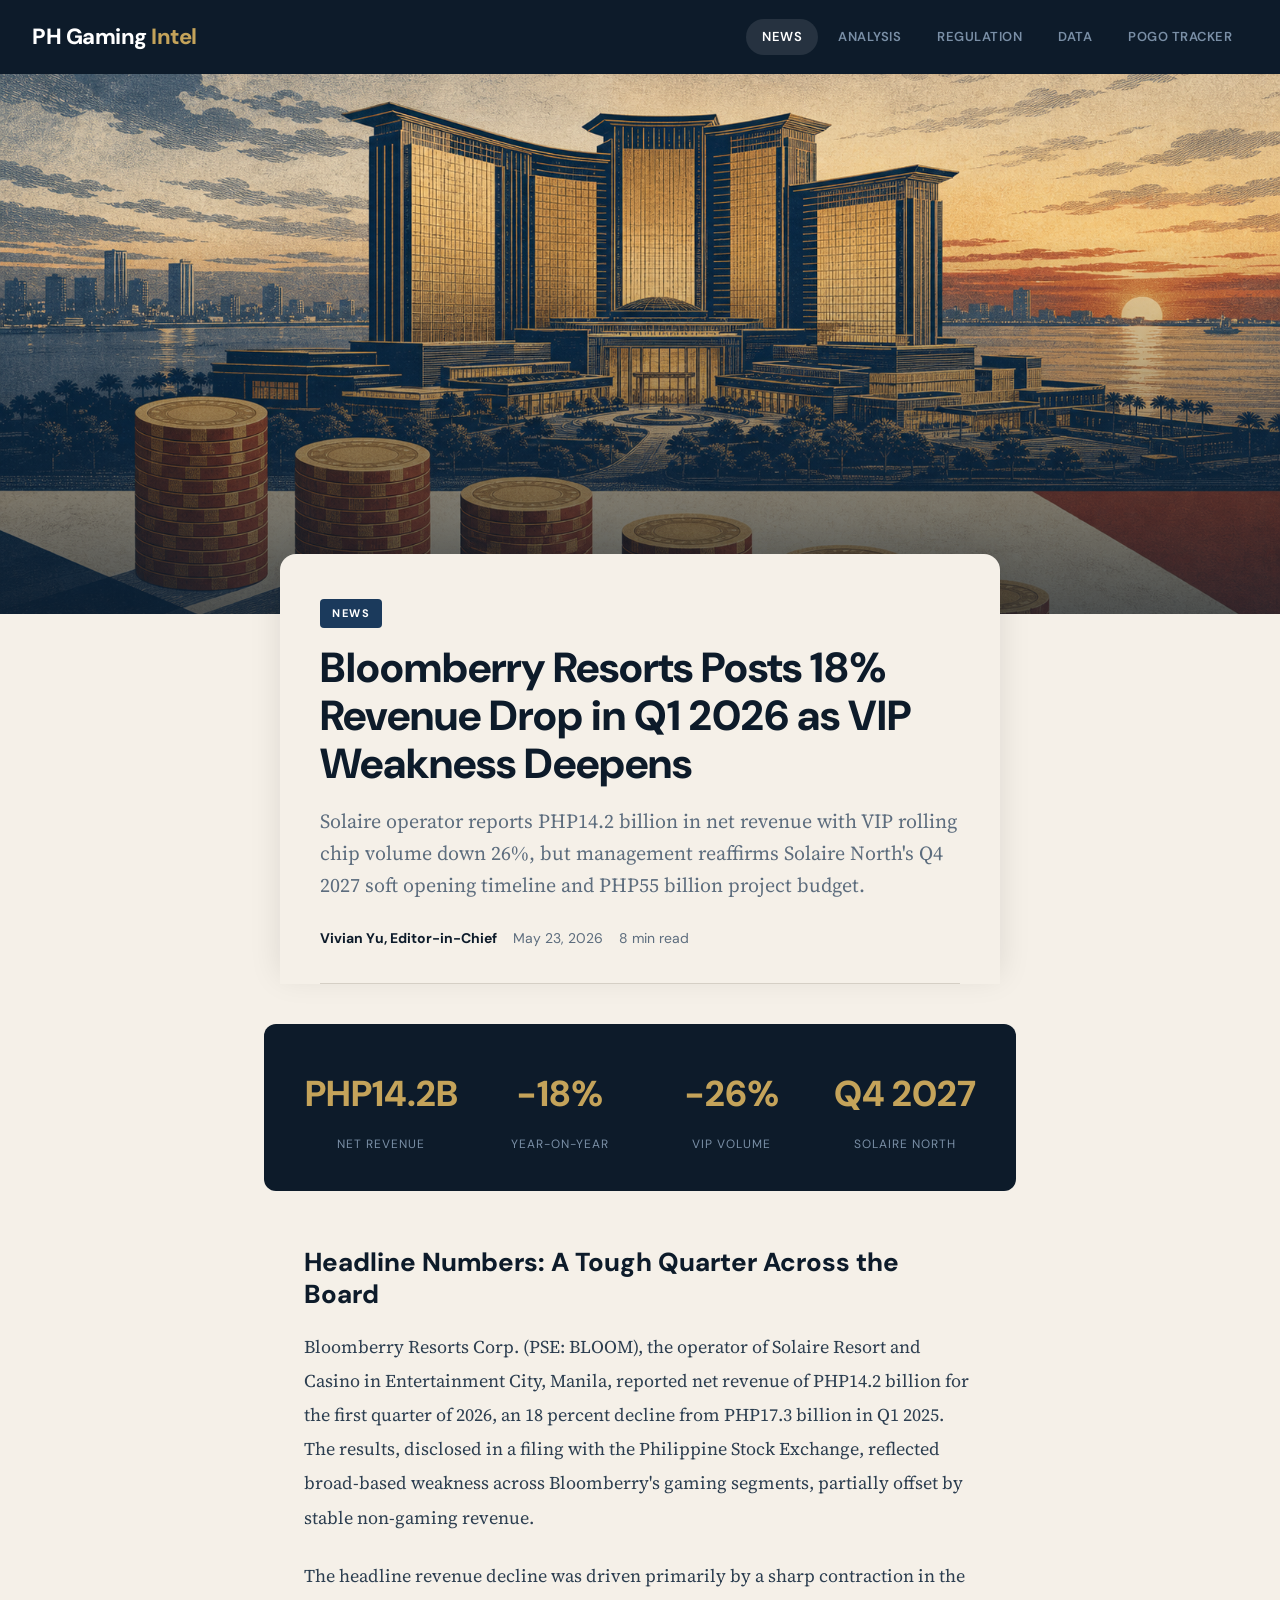
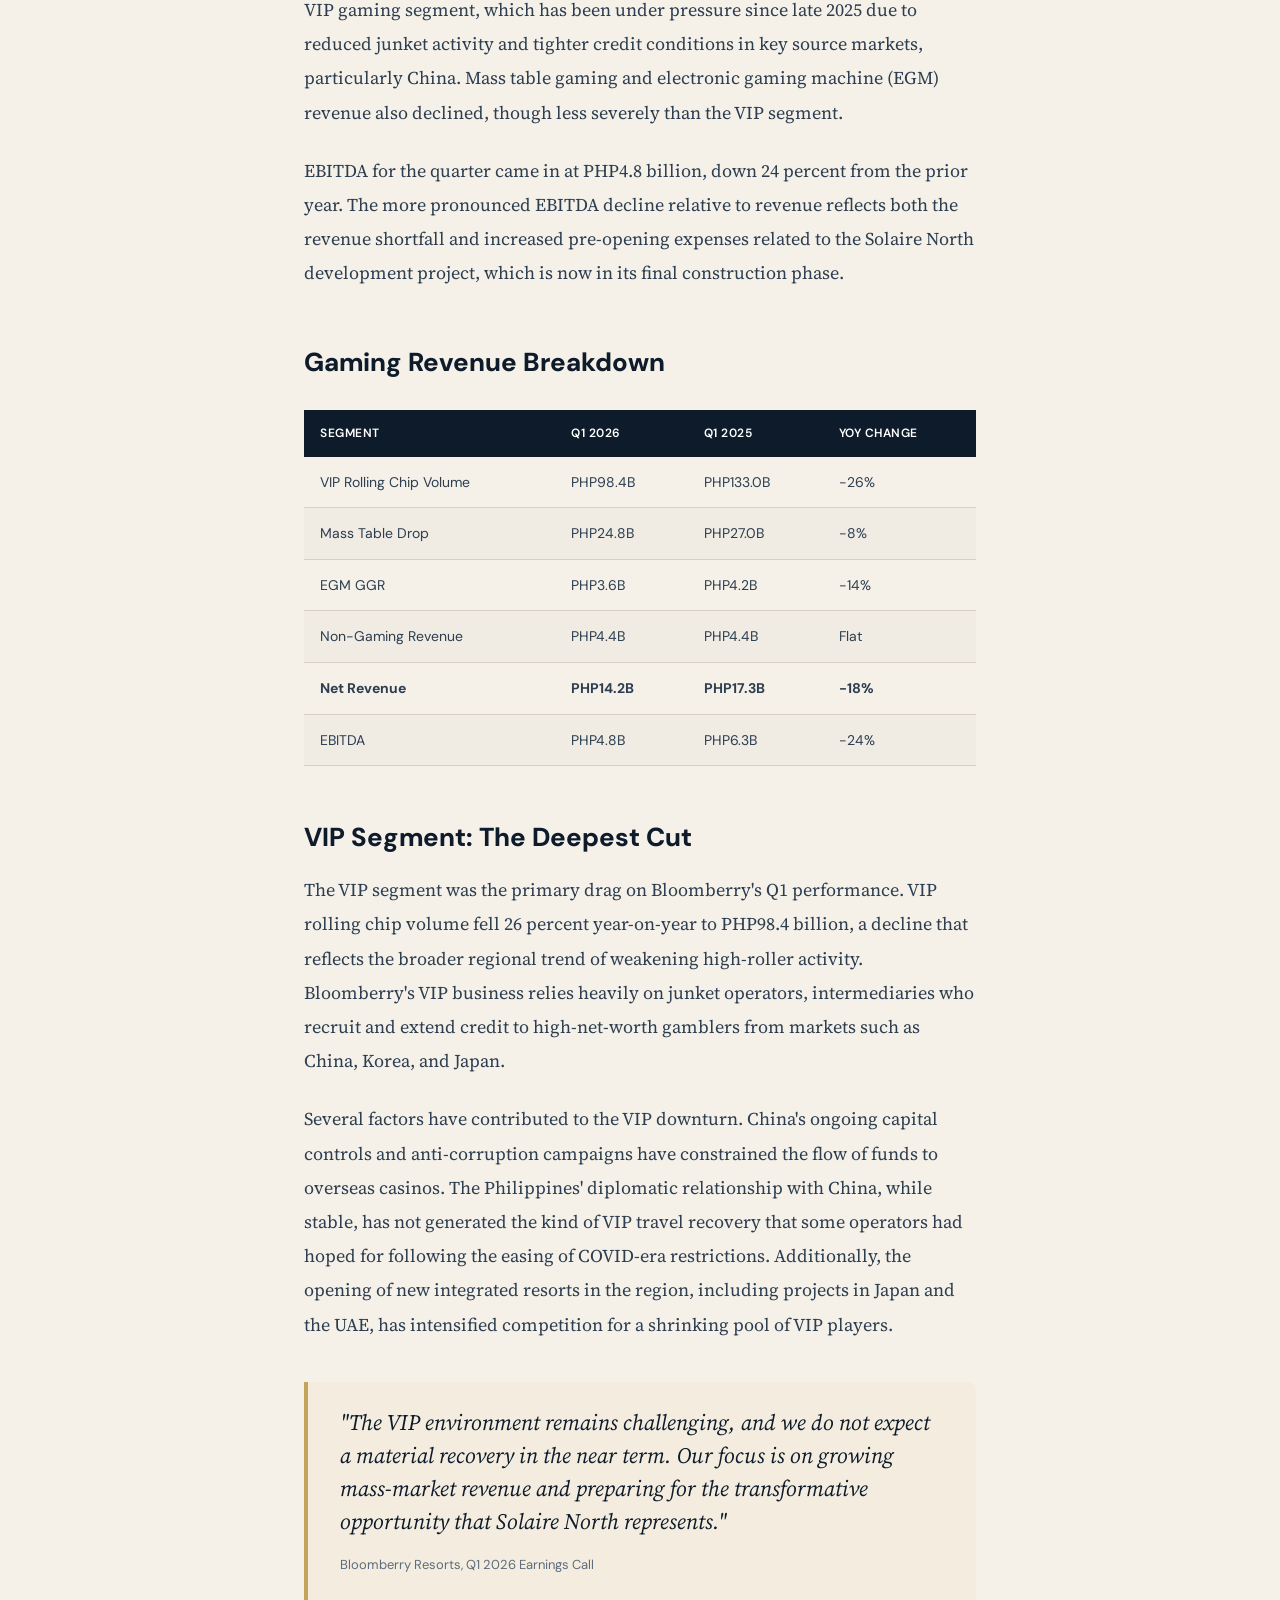
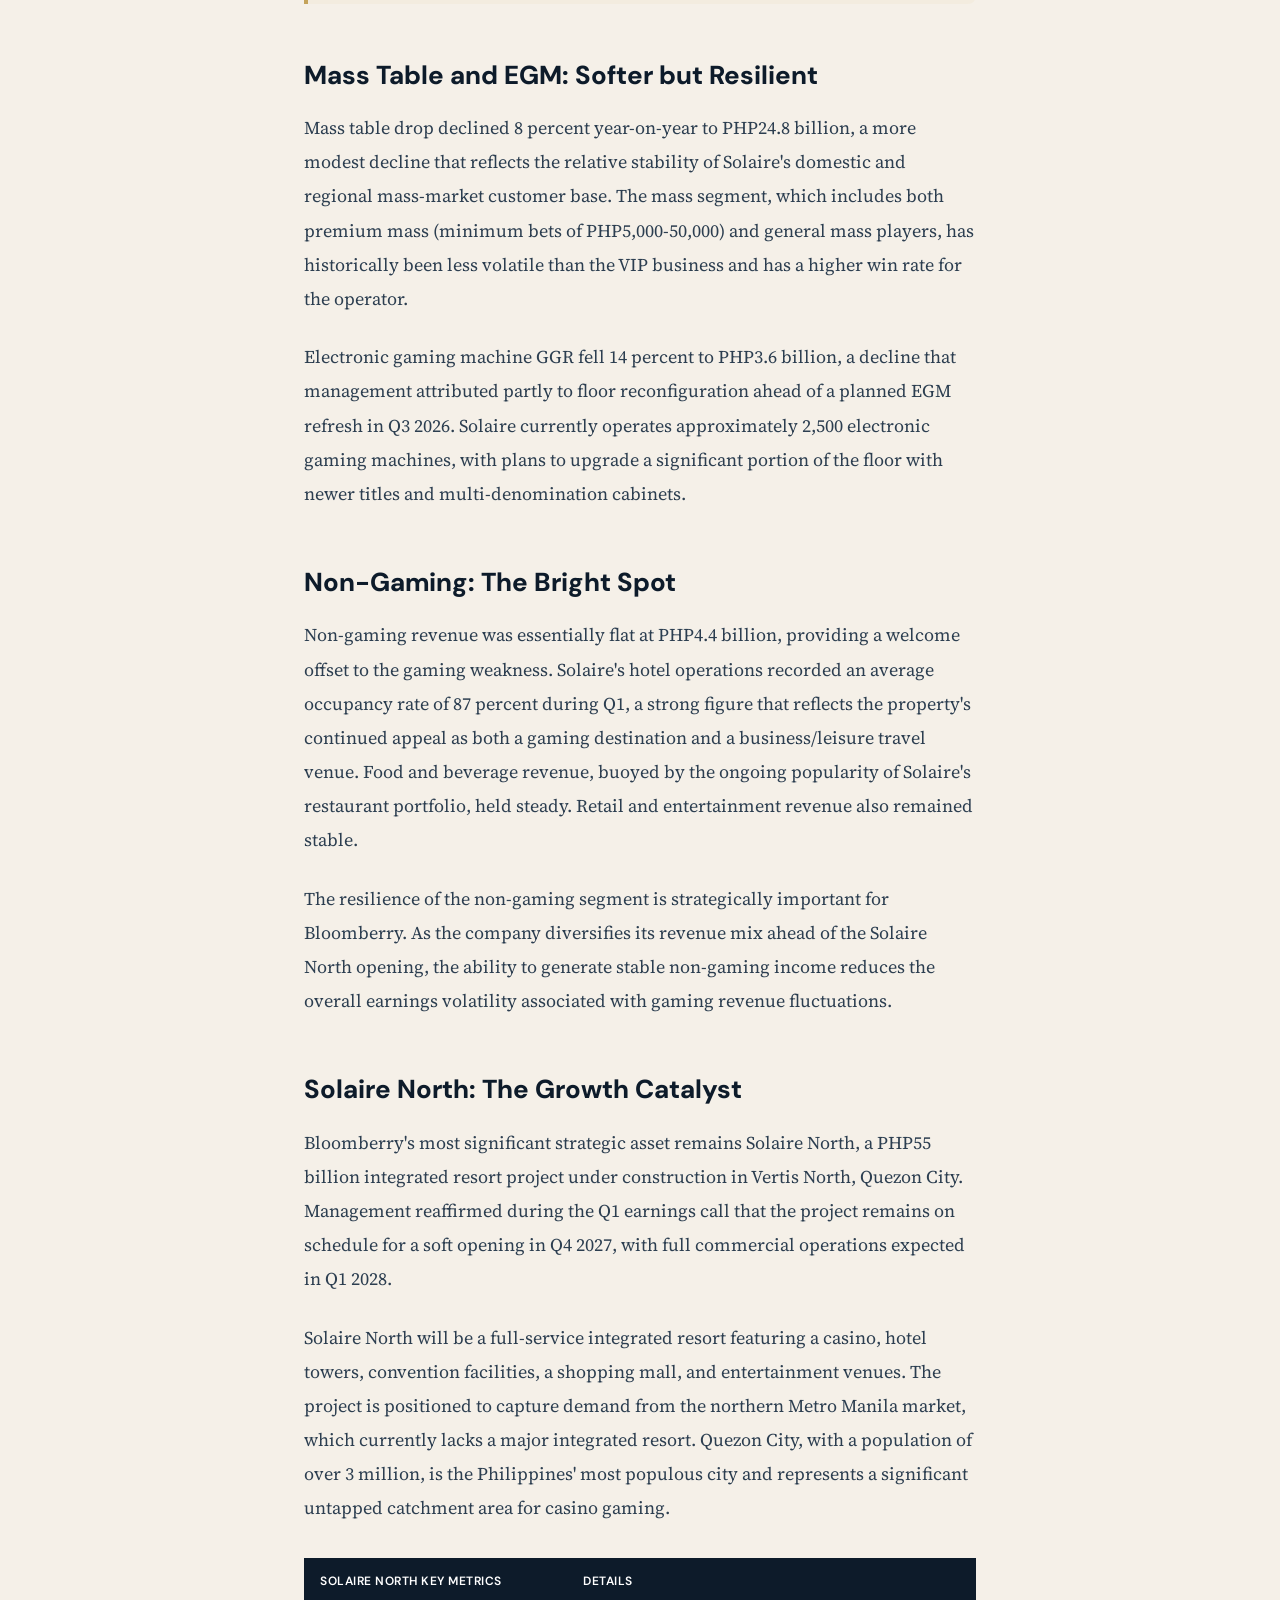
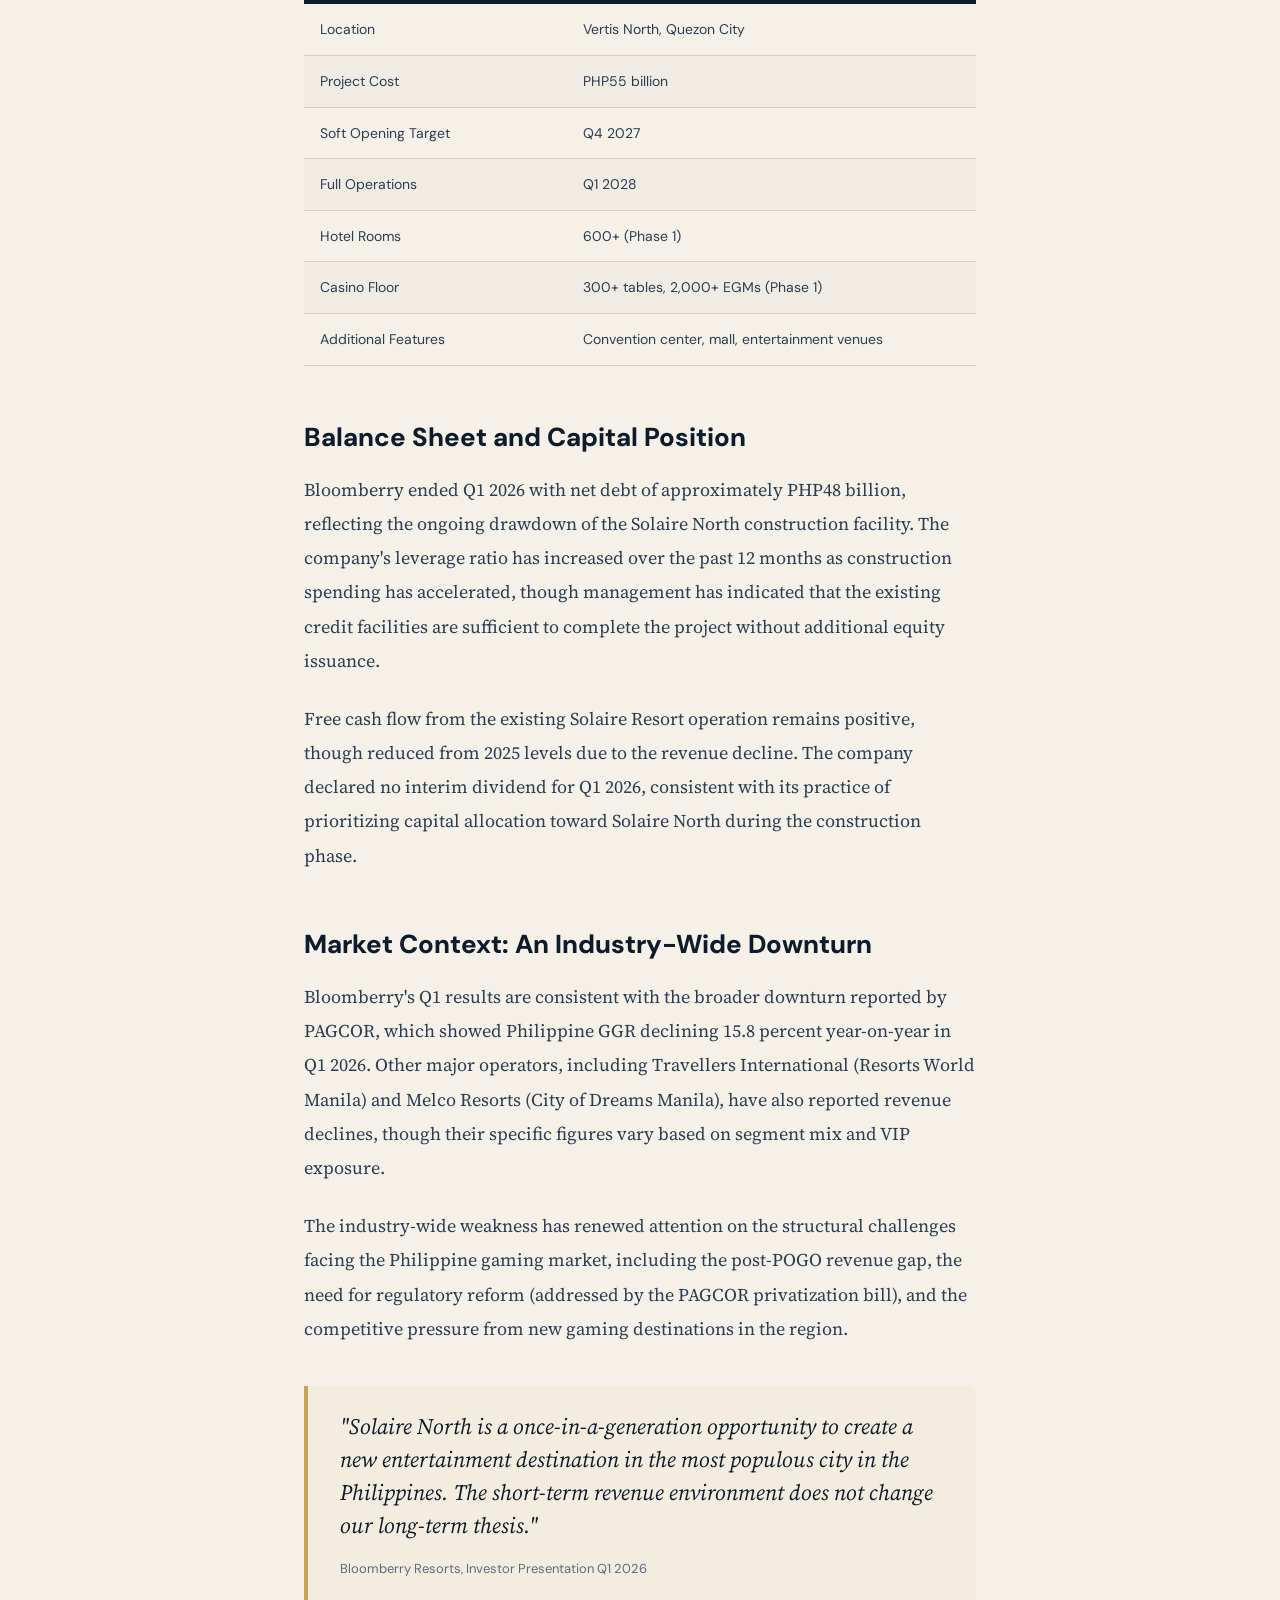
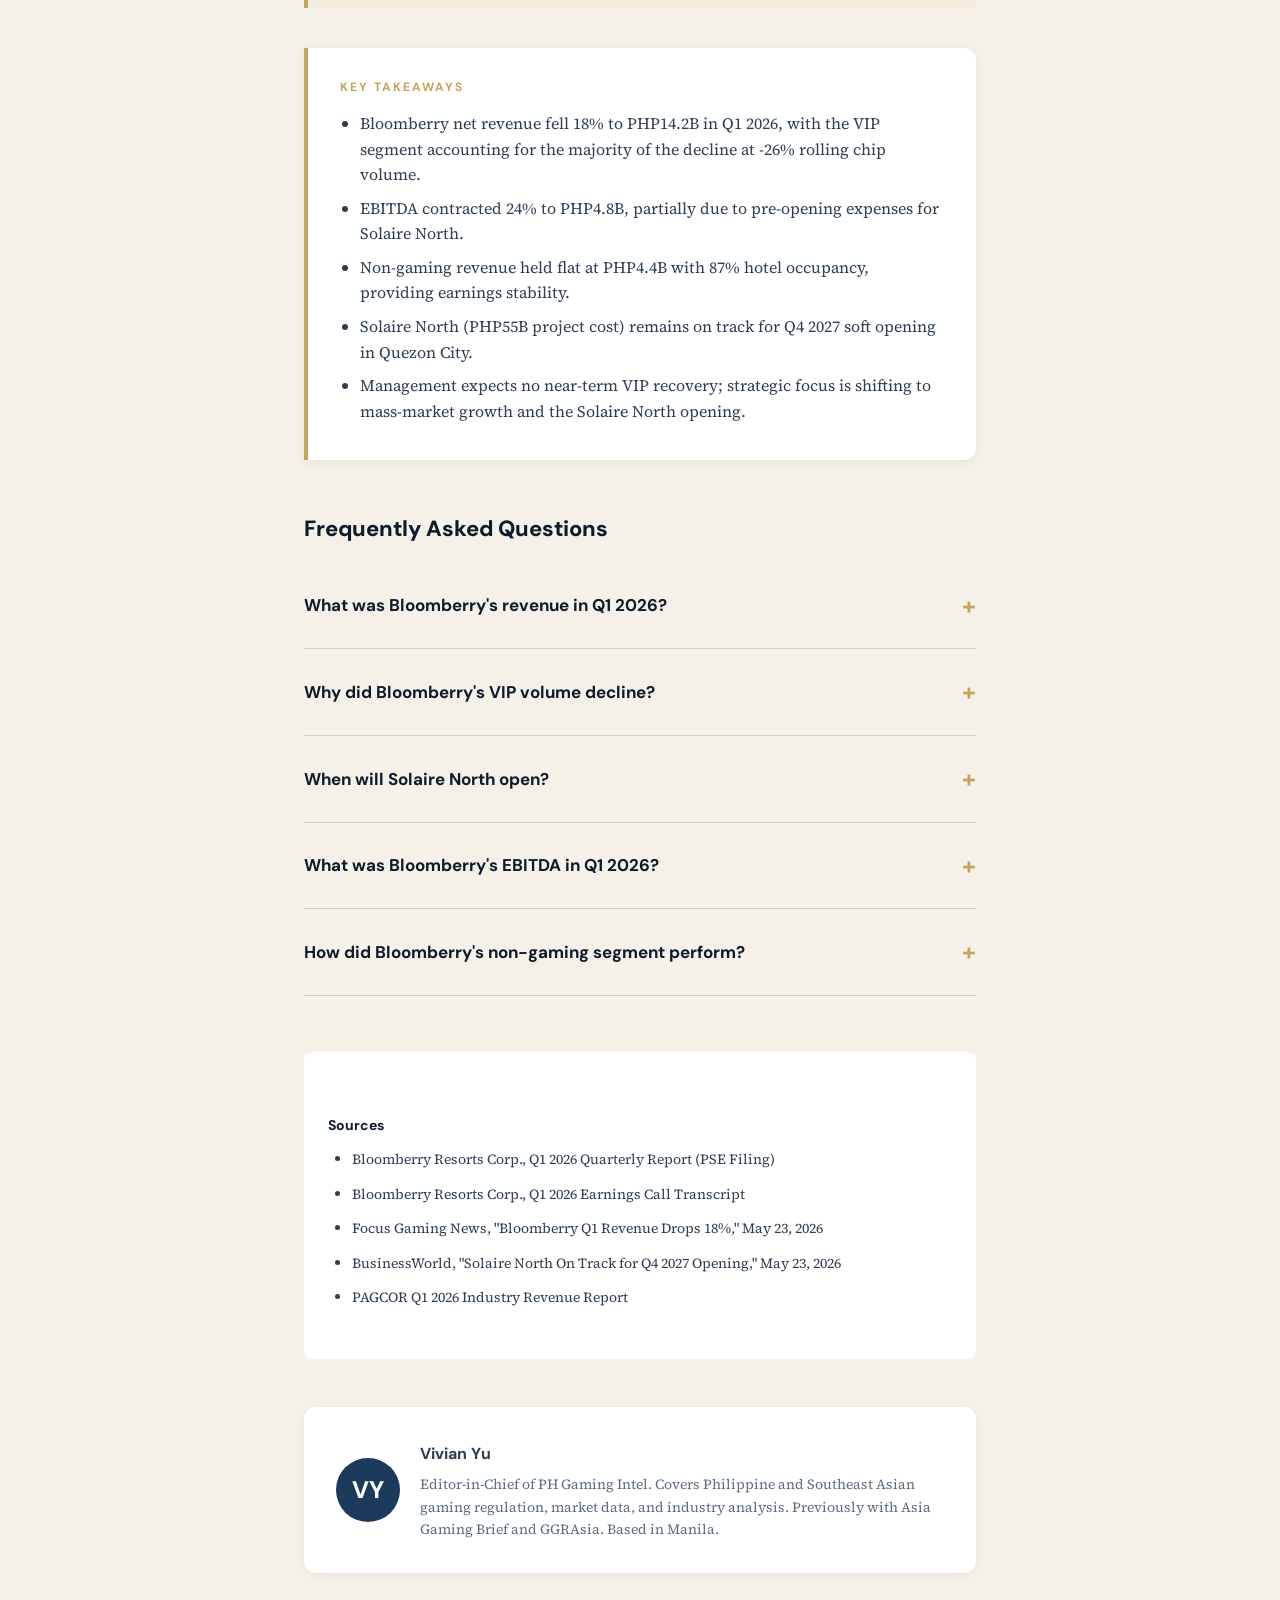
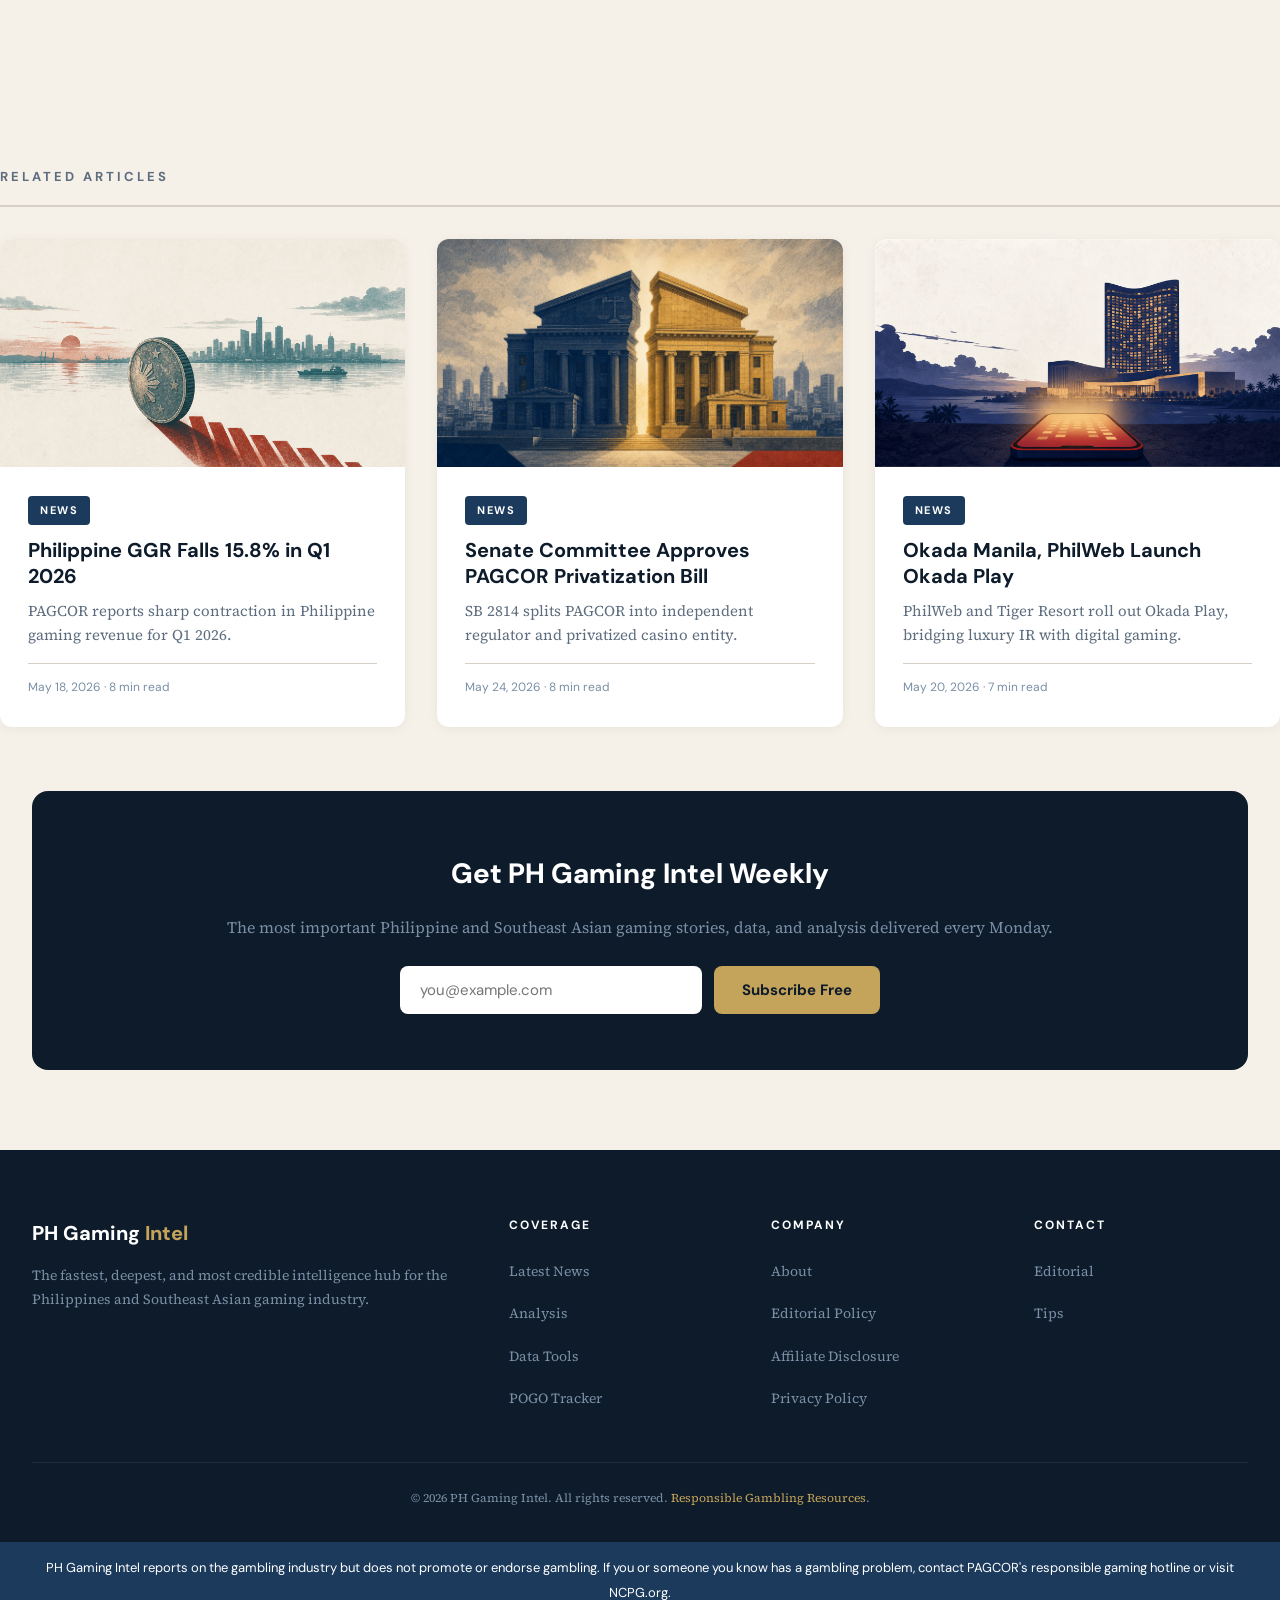
<file: articles/bloomberry-q1-2026-solaire.html>
<!DOCTYPE html>
<html lang="en">
<head>
<meta charset="UTF-8">
<meta name="viewport" content="width=device-width, initial-scale=1.0">
<title>Bloomberry Resorts Posts 18% Revenue Drop in Q1 2026 — PH Gaming Intel</title>
<meta name="description" content="Bloomberry Resorts reports PHP14.2B net revenue in Q1 2026, down 18% YoY. VIP rolling chip volume falls 26%. Solaire North on schedule for Q4 2027 soft opening.">
<meta name="robots" content="index, follow, max-snippet:-1, max-image-preview:large">
<link rel="stylesheet" href="../styles.css">

<!-- OpenGraph -->
<meta property="og:type" content="article">
<meta property="og:title" content="Bloomberry Resorts Posts 18% Revenue Drop in Q1 2026">
<meta property="og:description" content="Solaire operator reports PHP14.2B in net revenues. VIP rolling chip volume down 26%. Solaire North on track for Q4 2027.">
<meta property="og:image" content="https://imnivek.github.io/ph-gaming-intel-preview/hero/bloomberry-resorts-q1-2026-revenue-solaire.png">
<meta property="og:url" content="https://imnivek.github.io/ph-gaming-intel-preview/articles/bloomberry-q1-2026-solaire.html">
<meta property="og:site_name" content="PH Gaming Intel">
<meta property="article:published_time" content="2026-05-23T08:00:00+08:00">
<meta property="article:author" content="Vivian Yu">
<meta property="article:section" content="News">

<!-- Twitter Card -->
<meta name="twitter:card" content="summary_large_image">
<meta name="twitter:title" content="Bloomberry Resorts Posts 18% Revenue Drop in Q1 2026">
<meta name="twitter:description" content="Solaire operator reports PHP14.2B revenue. VIP down 26%. Solaire North on schedule for Q4 2027.">
<meta name="twitter:image" content="https://imnivek.github.io/ph-gaming-intel-preview/hero/bloomberry-resorts-q1-2026-revenue-solaire.png">

<!-- JSON-LD -->
<script type="application/ld+json">
{
  "@context": "https://schema.org",
  "@graph": [
    {
      "@type": "NewsArticle",
      "headline": "Bloomberry Resorts Posts 18% Revenue Drop in Q1 2026",
      "description": "Solaire operator reports PHP14.2B in net revenues as VIP rolling chip volume declines 26% and EBITDA contracts 24%.",
      "image": "https://imnivek.github.io/ph-gaming-intel-preview/hero/bloomberry-resorts-q1-2026-revenue-solaire.png",
      "datePublished": "2026-05-23T08:00:00+08:00",
      "dateModified": "2026-05-25T08:00:00+08:00",
      "author": {
        "@type": "Person",
        "name": "Vivian Yu",
        "jobTitle": "Editor-in-Chief"
      },
      "publisher": {
        "@type": "Organization",
        "name": "PH Gaming Intel",
        "url": "https://imnivek.github.io/ph-gaming-intel-preview/"
      },
      "mainEntityOfPage": "https://imnivek.github.io/ph-gaming-intel-preview/articles/bloomberry-q1-2026-solaire.html"
    },
    {
      "@type": "FAQPage",
      "mainEntity": [
        {
          "@type": "Question",
          "name": "What was Bloomberry's revenue in Q1 2026?",
          "acceptedAnswer": {
            "@type": "Answer",
            "text": "Bloomberry Resorts Corp. reported PHP14.2 billion in net revenue for Q1 2026, representing an 18% decline from PHP17.3 billion in Q1 2025."
          }
        },
        {
          "@type": "Question",
          "name": "Why did Bloomberry's VIP volume decline?",
          "acceptedAnswer": {
            "@type": "Answer",
            "text": "VIP rolling chip volume declined 26% to PHP98.4 billion in Q1 2026 due to reduced junket activity, tighter credit conditions in key source markets including China, and ongoing geopolitical uncertainty affecting high-net-worth travel patterns."
          }
        },
        {
          "@type": "Question",
          "name": "When will Solaire North open?",
          "acceptedAnswer": {
            "@type": "Answer",
            "text": "Solaire North remains on schedule for a soft opening in Q4 2027. The PHP55 billion integrated resort project in Vertis North, Quezon City will be Bloomberry's second major property in the Philippines."
          }
        },
        {
          "@type": "Question",
          "name": "What was Bloomberry's EBITDA in Q1 2026?",
          "acceptedAnswer": {
            "@type": "Answer",
            "text": "Bloomberry reported EBITDA of PHP4.8 billion in Q1 2026, a 24% decline from the prior year. The EBITDA margin compression was driven by both the revenue decline and increased pre-opening expenses related to the Solaire North project."
          }
        },
        {
          "@type": "Question",
          "name": "How did Bloomberry's non-gaming segment perform?",
          "acceptedAnswer": {
            "@type": "Answer",
            "text": "Non-gaming revenue was essentially flat at PHP4.4 billion, supported by strong hotel occupancy of 87% at Solaire Resort. Food and beverage, retail, and entertainment revenue held steady, providing a partial offset to gaming weakness."
          }
        }
      ]
    },
    {
      "@type": "BreadcrumbList",
      "itemListElement": [
        {"@type": "ListItem", "position": 1, "name": "Home", "item": "https://imnivek.github.io/ph-gaming-intel-preview/"},
        {"@type": "ListItem", "position": 2, "name": "News", "item": "https://imnivek.github.io/ph-gaming-intel-preview/"},
        {"@type": "ListItem", "position": 3, "name": "Bloomberry Q1 2026 Earnings"}
      ]
    }
  ]
}
</script>
</head>
<body>

<!-- HEADER -->
<header class="site-header">
  <div class="header-inner">
    <a href="../index.html" class="logo">PH Gaming <span>Intel</span></a>
    <nav>
      <ul class="nav-pills">
        <li><a href="../index.html" class="active">News</a></li>
        <li><a href="../index.html">Analysis</a></li>
        <li><a href="../index.html">Regulation</a></li>
        <li><a href="../index.html">Data</a></li>
        <li><a href="../index.html">POGO Tracker</a></li>
      </ul>
    </nav>
  </div>
</header>

<!-- HERO -->
<section class="article-hero">
  <img src="../hero/bloomberry-resorts-q1-2026-revenue-solaire.png" alt="Bloomberry Resorts Solaire Q1 2026 financial results">
  <div class="overlay"></div>
</section>

<!-- ARTICLE HEADER -->
<div class="article-header">
  <span class="tag tag-news">News</span>
  <h1>Bloomberry Resorts Posts 18% Revenue Drop in Q1 2026 as VIP Weakness Deepens</h1>
  <p class="dek">Solaire operator reports PHP14.2 billion in net revenue with VIP rolling chip volume down 26%, but management reaffirms Solaire North's Q4 2027 soft opening timeline and PHP55 billion project budget.</p>
  <div class="article-byline">
    <span class="author-name">Vivian Yu, Editor-in-Chief</span>
    <span>May 23, 2026</span>
    <span>8 min read</span>
  </div>
</div>

<!-- ARTICLE BODY -->
<article class="article-content">

  <!-- STAT BOX -->
  <div class="stat-box">
    <div class="stat-item">
      <div class="stat-num">PHP14.2B</div>
      <div class="stat-label">Net Revenue</div>
    </div>
    <div class="stat-item">
      <div class="stat-num">-18%</div>
      <div class="stat-label">Year-on-Year</div>
    </div>
    <div class="stat-item">
      <div class="stat-num">-26%</div>
      <div class="stat-label">VIP Volume</div>
    </div>
    <div class="stat-item">
      <div class="stat-num">Q4 2027</div>
      <div class="stat-label">Solaire North</div>
    </div>
  </div>

  <h2>Headline Numbers: A Tough Quarter Across the Board</h2>

  <p>Bloomberry Resorts Corp. (PSE: BLOOM), the operator of Solaire Resort and Casino in Entertainment City, Manila, reported net revenue of PHP14.2 billion for the first quarter of 2026, an 18 percent decline from PHP17.3 billion in Q1 2025. The results, disclosed in a filing with the Philippine Stock Exchange, reflected broad-based weakness across Bloomberry's gaming segments, partially offset by stable non-gaming revenue.</p>

  <p>The headline revenue decline was driven primarily by a sharp contraction in the VIP gaming segment, which has been under pressure since late 2025 due to reduced junket activity and tighter credit conditions in key source markets, particularly China. Mass table gaming and electronic gaming machine (EGM) revenue also declined, though less severely than the VIP segment.</p>

  <p>EBITDA for the quarter came in at PHP4.8 billion, down 24 percent from the prior year. The more pronounced EBITDA decline relative to revenue reflects both the revenue shortfall and increased pre-opening expenses related to the Solaire North development project, which is now in its final construction phase.</p>

  <h2>Gaming Revenue Breakdown</h2>

  <table>
    <thead>
      <tr>
        <th>Segment</th>
        <th>Q1 2026</th>
        <th>Q1 2025</th>
        <th>YoY Change</th>
      </tr>
    </thead>
    <tbody>
      <tr>
        <td>VIP Rolling Chip Volume</td>
        <td>PHP98.4B</td>
        <td>PHP133.0B</td>
        <td>-26%</td>
      </tr>
      <tr>
        <td>Mass Table Drop</td>
        <td>PHP24.8B</td>
        <td>PHP27.0B</td>
        <td>-8%</td>
      </tr>
      <tr>
        <td>EGM GGR</td>
        <td>PHP3.6B</td>
        <td>PHP4.2B</td>
        <td>-14%</td>
      </tr>
      <tr>
        <td>Non-Gaming Revenue</td>
        <td>PHP4.4B</td>
        <td>PHP4.4B</td>
        <td>Flat</td>
      </tr>
      <tr>
        <td><strong>Net Revenue</strong></td>
        <td><strong>PHP14.2B</strong></td>
        <td><strong>PHP17.3B</strong></td>
        <td><strong>-18%</strong></td>
      </tr>
      <tr>
        <td>EBITDA</td>
        <td>PHP4.8B</td>
        <td>PHP6.3B</td>
        <td>-24%</td>
      </tr>
    </tbody>
  </table>

  <h2>VIP Segment: The Deepest Cut</h2>

  <p>The VIP segment was the primary drag on Bloomberry's Q1 performance. VIP rolling chip volume fell 26 percent year-on-year to PHP98.4 billion, a decline that reflects the broader regional trend of weakening high-roller activity. Bloomberry's VIP business relies heavily on junket operators, intermediaries who recruit and extend credit to high-net-worth gamblers from markets such as China, Korea, and Japan.</p>

  <p>Several factors have contributed to the VIP downturn. China's ongoing capital controls and anti-corruption campaigns have constrained the flow of funds to overseas casinos. The Philippines' diplomatic relationship with China, while stable, has not generated the kind of VIP travel recovery that some operators had hoped for following the easing of COVID-era restrictions. Additionally, the opening of new integrated resorts in the region, including projects in Japan and the UAE, has intensified competition for a shrinking pool of VIP players.</p>

  <div class="pull-quote">
    <p>"The VIP environment remains challenging, and we do not expect a material recovery in the near term. Our focus is on growing mass-market revenue and preparing for the transformative opportunity that Solaire North represents."</p>
    <cite>Bloomberry Resorts, Q1 2026 Earnings Call</cite>
  </div>

  <h2>Mass Table and EGM: Softer but Resilient</h2>

  <p>Mass table drop declined 8 percent year-on-year to PHP24.8 billion, a more modest decline that reflects the relative stability of Solaire's domestic and regional mass-market customer base. The mass segment, which includes both premium mass (minimum bets of PHP5,000-50,000) and general mass players, has historically been less volatile than the VIP business and has a higher win rate for the operator.</p>

  <p>Electronic gaming machine GGR fell 14 percent to PHP3.6 billion, a decline that management attributed partly to floor reconfiguration ahead of a planned EGM refresh in Q3 2026. Solaire currently operates approximately 2,500 electronic gaming machines, with plans to upgrade a significant portion of the floor with newer titles and multi-denomination cabinets.</p>

  <h2>Non-Gaming: The Bright Spot</h2>

  <p>Non-gaming revenue was essentially flat at PHP4.4 billion, providing a welcome offset to the gaming weakness. Solaire's hotel operations recorded an average occupancy rate of 87 percent during Q1, a strong figure that reflects the property's continued appeal as both a gaming destination and a business/leisure travel venue. Food and beverage revenue, buoyed by the ongoing popularity of Solaire's restaurant portfolio, held steady. Retail and entertainment revenue also remained stable.</p>

  <p>The resilience of the non-gaming segment is strategically important for Bloomberry. As the company diversifies its revenue mix ahead of the Solaire North opening, the ability to generate stable non-gaming income reduces the overall earnings volatility associated with gaming revenue fluctuations.</p>

  <h2>Solaire North: The Growth Catalyst</h2>

  <p>Bloomberry's most significant strategic asset remains Solaire North, a PHP55 billion integrated resort project under construction in Vertis North, Quezon City. Management reaffirmed during the Q1 earnings call that the project remains on schedule for a soft opening in Q4 2027, with full commercial operations expected in Q1 2028.</p>

  <p>Solaire North will be a full-service integrated resort featuring a casino, hotel towers, convention facilities, a shopping mall, and entertainment venues. The project is positioned to capture demand from the northern Metro Manila market, which currently lacks a major integrated resort. Quezon City, with a population of over 3 million, is the Philippines' most populous city and represents a significant untapped catchment area for casino gaming.</p>

  <table>
    <thead>
      <tr>
        <th>Solaire North Key Metrics</th>
        <th>Details</th>
      </tr>
    </thead>
    <tbody>
      <tr>
        <td>Location</td>
        <td>Vertis North, Quezon City</td>
      </tr>
      <tr>
        <td>Project Cost</td>
        <td>PHP55 billion</td>
      </tr>
      <tr>
        <td>Soft Opening Target</td>
        <td>Q4 2027</td>
      </tr>
      <tr>
        <td>Full Operations</td>
        <td>Q1 2028</td>
      </tr>
      <tr>
        <td>Hotel Rooms</td>
        <td>600+ (Phase 1)</td>
      </tr>
      <tr>
        <td>Casino Floor</td>
        <td>300+ tables, 2,000+ EGMs (Phase 1)</td>
      </tr>
      <tr>
        <td>Additional Features</td>
        <td>Convention center, mall, entertainment venues</td>
      </tr>
    </tbody>
  </table>

  <h2>Balance Sheet and Capital Position</h2>

  <p>Bloomberry ended Q1 2026 with net debt of approximately PHP48 billion, reflecting the ongoing drawdown of the Solaire North construction facility. The company's leverage ratio has increased over the past 12 months as construction spending has accelerated, though management has indicated that the existing credit facilities are sufficient to complete the project without additional equity issuance.</p>

  <p>Free cash flow from the existing Solaire Resort operation remains positive, though reduced from 2025 levels due to the revenue decline. The company declared no interim dividend for Q1 2026, consistent with its practice of prioritizing capital allocation toward Solaire North during the construction phase.</p>

  <h2>Market Context: An Industry-Wide Downturn</h2>

  <p>Bloomberry's Q1 results are consistent with the broader downturn reported by PAGCOR, which showed Philippine GGR declining 15.8 percent year-on-year in Q1 2026. Other major operators, including Travellers International (Resorts World Manila) and Melco Resorts (City of Dreams Manila), have also reported revenue declines, though their specific figures vary based on segment mix and VIP exposure.</p>

  <p>The industry-wide weakness has renewed attention on the structural challenges facing the Philippine gaming market, including the post-POGO revenue gap, the need for regulatory reform (addressed by the PAGCOR privatization bill), and the competitive pressure from new gaming destinations in the region.</p>

  <div class="pull-quote">
    <p>"Solaire North is a once-in-a-generation opportunity to create a new entertainment destination in the most populous city in the Philippines. The short-term revenue environment does not change our long-term thesis."</p>
    <cite>Bloomberry Resorts, Investor Presentation Q1 2026</cite>
  </div>

  <!-- KEY TAKEAWAY -->
  <div class="key-takeaway">
    <h4>Key Takeaways</h4>
    <ul>
      <li>Bloomberry net revenue fell 18% to PHP14.2B in Q1 2026, with the VIP segment accounting for the majority of the decline at -26% rolling chip volume.</li>
      <li>EBITDA contracted 24% to PHP4.8B, partially due to pre-opening expenses for Solaire North.</li>
      <li>Non-gaming revenue held flat at PHP4.4B with 87% hotel occupancy, providing earnings stability.</li>
      <li>Solaire North (PHP55B project cost) remains on track for Q4 2027 soft opening in Quezon City.</li>
      <li>Management expects no near-term VIP recovery; strategic focus is shifting to mass-market growth and the Solaire North opening.</li>
    </ul>
  </div>

  <!-- FAQ -->
  <section class="faq-section">
    <h2>Frequently Asked Questions</h2>

    <div class="faq-item">
      <div class="faq-q">What was Bloomberry's revenue in Q1 2026?</div>
      <div class="faq-a">Bloomberry Resorts Corp. reported PHP14.2 billion in net revenue for Q1 2026, representing an 18% decline from PHP17.3 billion in Q1 2025. The decline was driven primarily by a 26% contraction in VIP rolling chip volume to PHP98.4 billion, with additional weakness in mass table drop (-8%) and EGM GGR (-14%).</div>
    </div>

    <div class="faq-item">
      <div class="faq-q">Why did Bloomberry's VIP volume decline?</div>
      <div class="faq-a">VIP rolling chip volume declined 26% to PHP98.4 billion due to multiple factors: reduced junket operator activity, China's ongoing capital controls and anti-corruption campaigns, the Philippines' evolving diplomatic relationship with China, and intensified regional competition from new integrated resorts in Japan and the UAE.</div>
    </div>

    <div class="faq-item">
      <div class="faq-q">When will Solaire North open?</div>
      <div class="faq-a">Solaire North remains on schedule for a soft opening in Q4 2027, with full commercial operations expected in Q1 2028. The PHP55 billion integrated resort project is located in Vertis North, Quezon City and will include 600+ hotel rooms, 300+ gaming tables, 2,000+ EGMs, convention facilities, and a shopping mall.</div>
    </div>

    <div class="faq-item">
      <div class="faq-q">What was Bloomberry's EBITDA in Q1 2026?</div>
      <div class="faq-a">Bloomberry reported EBITDA of PHP4.8 billion in Q1 2026, a 24% decline from PHP6.3 billion in Q1 2025. The more pronounced EBITDA decline compared to revenue reflects both the gaming revenue shortfall and increased pre-opening expenses related to the Solaire North construction project.</div>
    </div>

    <div class="faq-item">
      <div class="faq-q">How did Bloomberry's non-gaming segment perform?</div>
      <div class="faq-a">Non-gaming revenue was flat at PHP4.4 billion, providing a stable offset to gaming weakness. Solaire's hotel operations recorded 87% average occupancy in Q1 2026. Food and beverage, retail, and entertainment revenue also held steady, demonstrating the value of Bloomberry's diversified revenue model.</div>
    </div>
  </section>

  <!-- SOURCES -->
  <div class="source-list">
    <h3>Sources</h3>
    <ul>
      <li>Bloomberry Resorts Corp., Q1 2026 Quarterly Report (PSE Filing)</li>
      <li>Bloomberry Resorts Corp., Q1 2026 Earnings Call Transcript</li>
      <li>Focus Gaming News, "Bloomberry Q1 Revenue Drops 18%," May 23, 2026</li>
      <li>BusinessWorld, "Solaire North On Track for Q4 2027 Opening," May 23, 2026</li>
      <li>PAGCOR Q1 2026 Industry Revenue Report</li>
    </ul>
  </div>

  <!-- AUTHOR BIO -->
  <div class="author-bio">
    <div class="avatar">VY</div>
    <div class="bio-text">
      <h4>Vivian Yu</h4>
      <p>Editor-in-Chief of PH Gaming Intel. Covers Philippine and Southeast Asian gaming regulation, market data, and industry analysis. Previously with Asia Gaming Brief and GGRAsia. Based in Manila.</p>
    </div>
  </div>

</article>

<!-- RELATED ARTICLES -->
<section class="related-section section-wrap">
  <h3 class="section-title">Related Articles</h3>
  <div class="card-grid">
    <a href="philippine-ggr-falls-q1-2026-pagcor.html" class="card">
      <div class="card-img">
        <img src="../hero/philippine-ggr-falls-q1-2026-pagcor.png" alt="Philippine GGR Falls">
      </div>
      <div class="card-body">
        <span class="tag tag-news">News</span>
        <h3>Philippine GGR Falls 15.8% in Q1 2026</h3>
        <p class="card-dek">PAGCOR reports sharp contraction in Philippine gaming revenue for Q1 2026.</p>
        <div class="card-meta">May 18, 2026 &middot; 8 min read</div>
      </div>
    </a>
    <a href="pagcor-privatization-bill.html" class="card">
      <div class="card-img">
        <img src="../hero/pagcor-privatization-bill-senate-committee-2026.png" alt="PAGCOR Privatization">
      </div>
      <div class="card-body">
        <span class="tag tag-news">News</span>
        <h3>Senate Committee Approves PAGCOR Privatization Bill</h3>
        <p class="card-dek">SB 2814 splits PAGCOR into independent regulator and privatized casino entity.</p>
        <div class="card-meta">May 24, 2026 &middot; 8 min read</div>
      </div>
    </a>
    <a href="okada-play-commercial-launch.html" class="card">
      <div class="card-img">
        <img src="../hero/okada-play-commercial-launch-philweb-tiger-resort-2026.png" alt="Okada Play Launch">
      </div>
      <div class="card-body">
        <span class="tag tag-news">News</span>
        <h3>Okada Manila, PhilWeb Launch Okada Play</h3>
        <p class="card-dek">PhilWeb and Tiger Resort roll out Okada Play, bridging luxury IR with digital gaming.</p>
        <div class="card-meta">May 20, 2026 &middot; 7 min read</div>
      </div>
    </a>
  </div>
</section>

<!-- NEWSLETTER CTA -->
<section class="section-wrap mb-section">
  <div class="newsletter-cta">
    <h2>Get PH Gaming Intel Weekly</h2>
    <p>The most important Philippine and Southeast Asian gaming stories, data, and analysis delivered every Monday.</p>
    <div class="cta-row">
      <input type="email" placeholder="you@example.com" aria-label="Email address">
      <button>Subscribe Free</button>
    </div>
  </div>
</section>

<!-- FOOTER -->
<footer class="site-footer">
  <div class="footer-inner">
    <div>
      <div class="footer-brand">PH Gaming <span>Intel</span></div>
      <p class="footer-desc">The fastest, deepest, and most credible intelligence hub for the Philippines and Southeast Asian gaming industry.</p>
    </div>
    <div class="footer-col">
      <h4>Coverage</h4>
      <ul>
        <li><a href="../index.html">Latest News</a></li>
        <li><a href="../index.html">Analysis</a></li>
        <li><a href="../index.html">Data Tools</a></li>
        <li><a href="../index.html">POGO Tracker</a></li>
      </ul>
    </div>
    <div class="footer-col">
      <h4>Company</h4>
      <ul>
        <li><a href="../index.html">About</a></li>
        <li><a href="../index.html">Editorial Policy</a></li>
        <li><a href="../index.html">Affiliate Disclosure</a></li>
        <li><a href="../index.html">Privacy Policy</a></li>
      </ul>
    </div>
    <div class="footer-col">
      <h4>Contact</h4>
      <ul>
        <li><a href="mailto:editorial@phgamingintel.com">Editorial</a></li>
        <li><a href="mailto:tips@phgamingintel.com">Tips</a></li>
      </ul>
    </div>
  </div>
  <div class="footer-bottom">
    &copy; 2026 PH Gaming Intel. All rights reserved. <a href="../index.html">Responsible Gambling Resources</a>.
  </div>
</footer>

<!-- RG BANNER -->
<div class="rg-banner">
  PH Gaming Intel reports on the gambling industry but does not promote or endorse gambling. If you or someone you know has a gambling problem, contact PAGCOR's responsible gaming hotline or visit <a href="https://www.ncpg.org" target="_blank" rel="noopener">NCPG.org</a>.
</div>

<script>
// Header scroll effect
const header = document.querySelector('.site-header');
window.addEventListener('scroll', () => {
  header.classList.toggle('scrolled', window.scrollY > 50);
});

// FAQ toggle
document.querySelectorAll('.faq-q').forEach(q => {
  q.addEventListener('click', () => {
    q.parentElement.classList.toggle('open');
  });
});
</script>

</body>
</html>
</file>
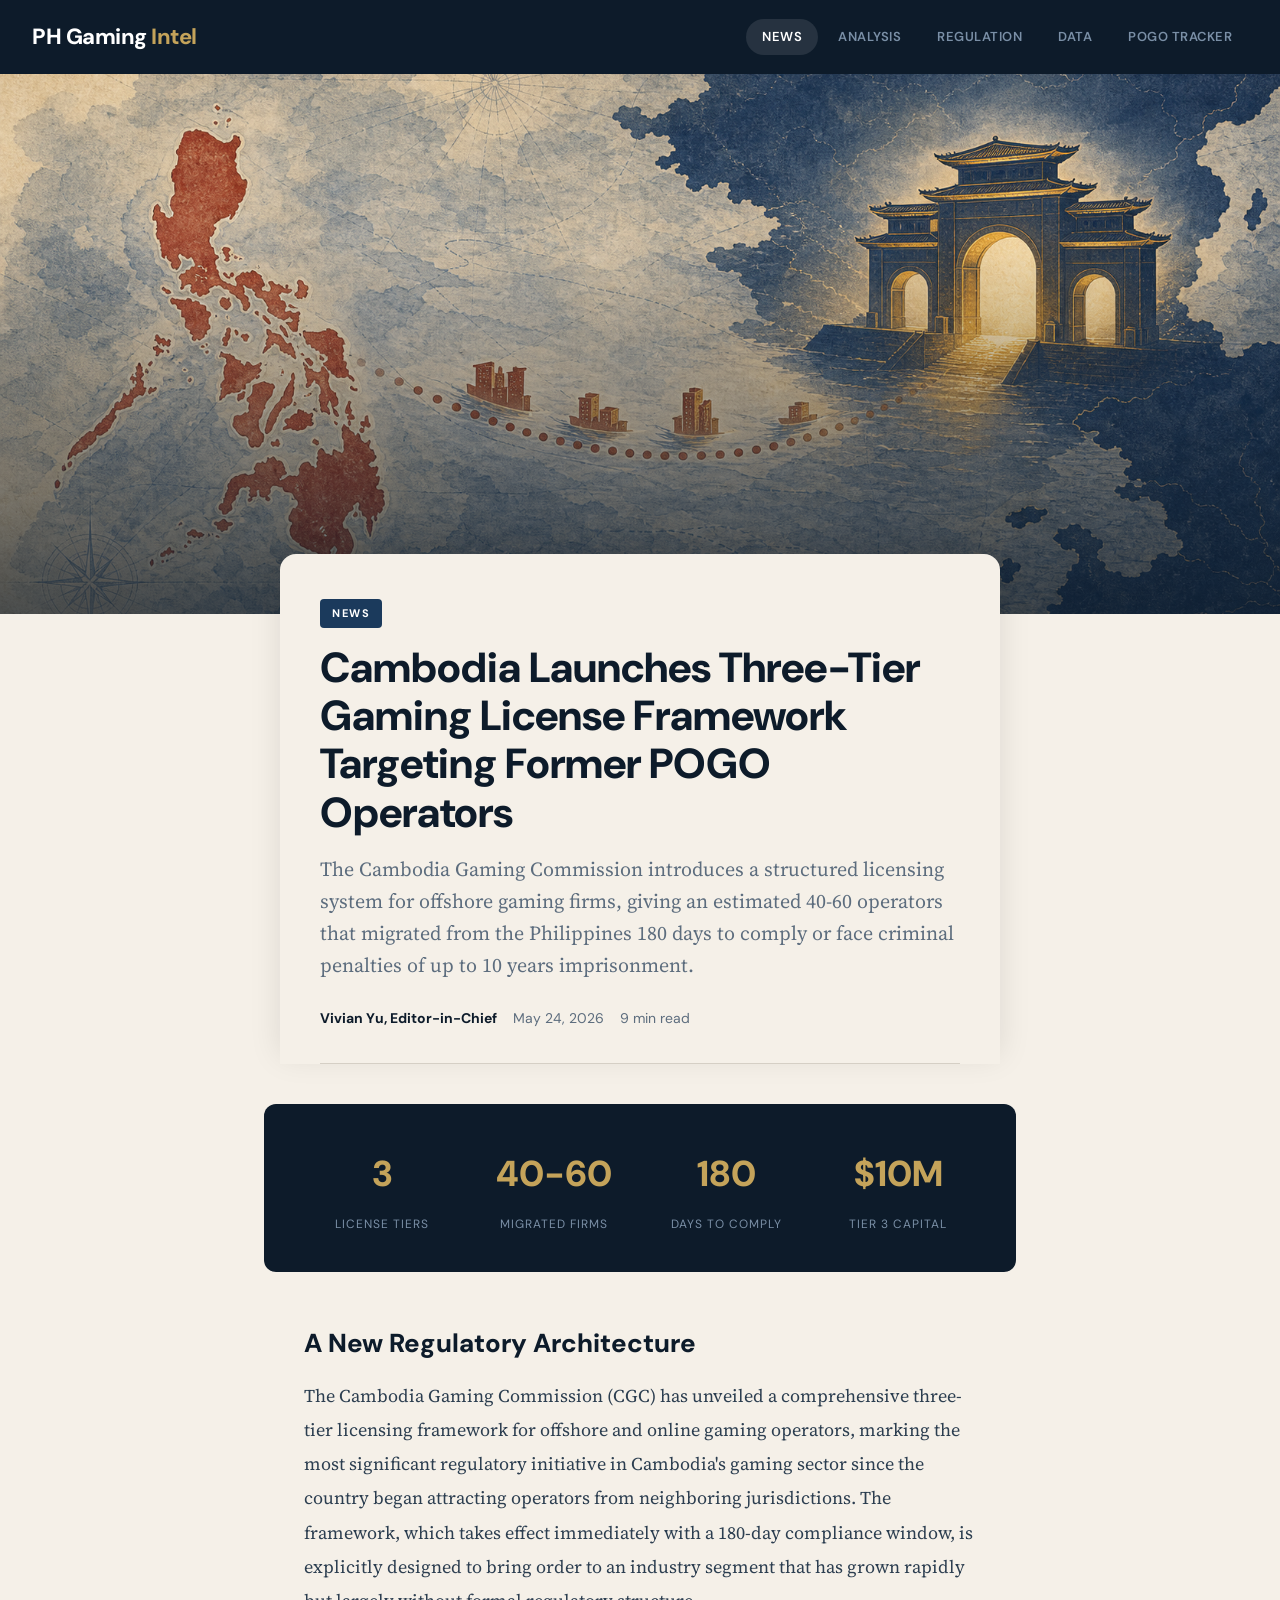
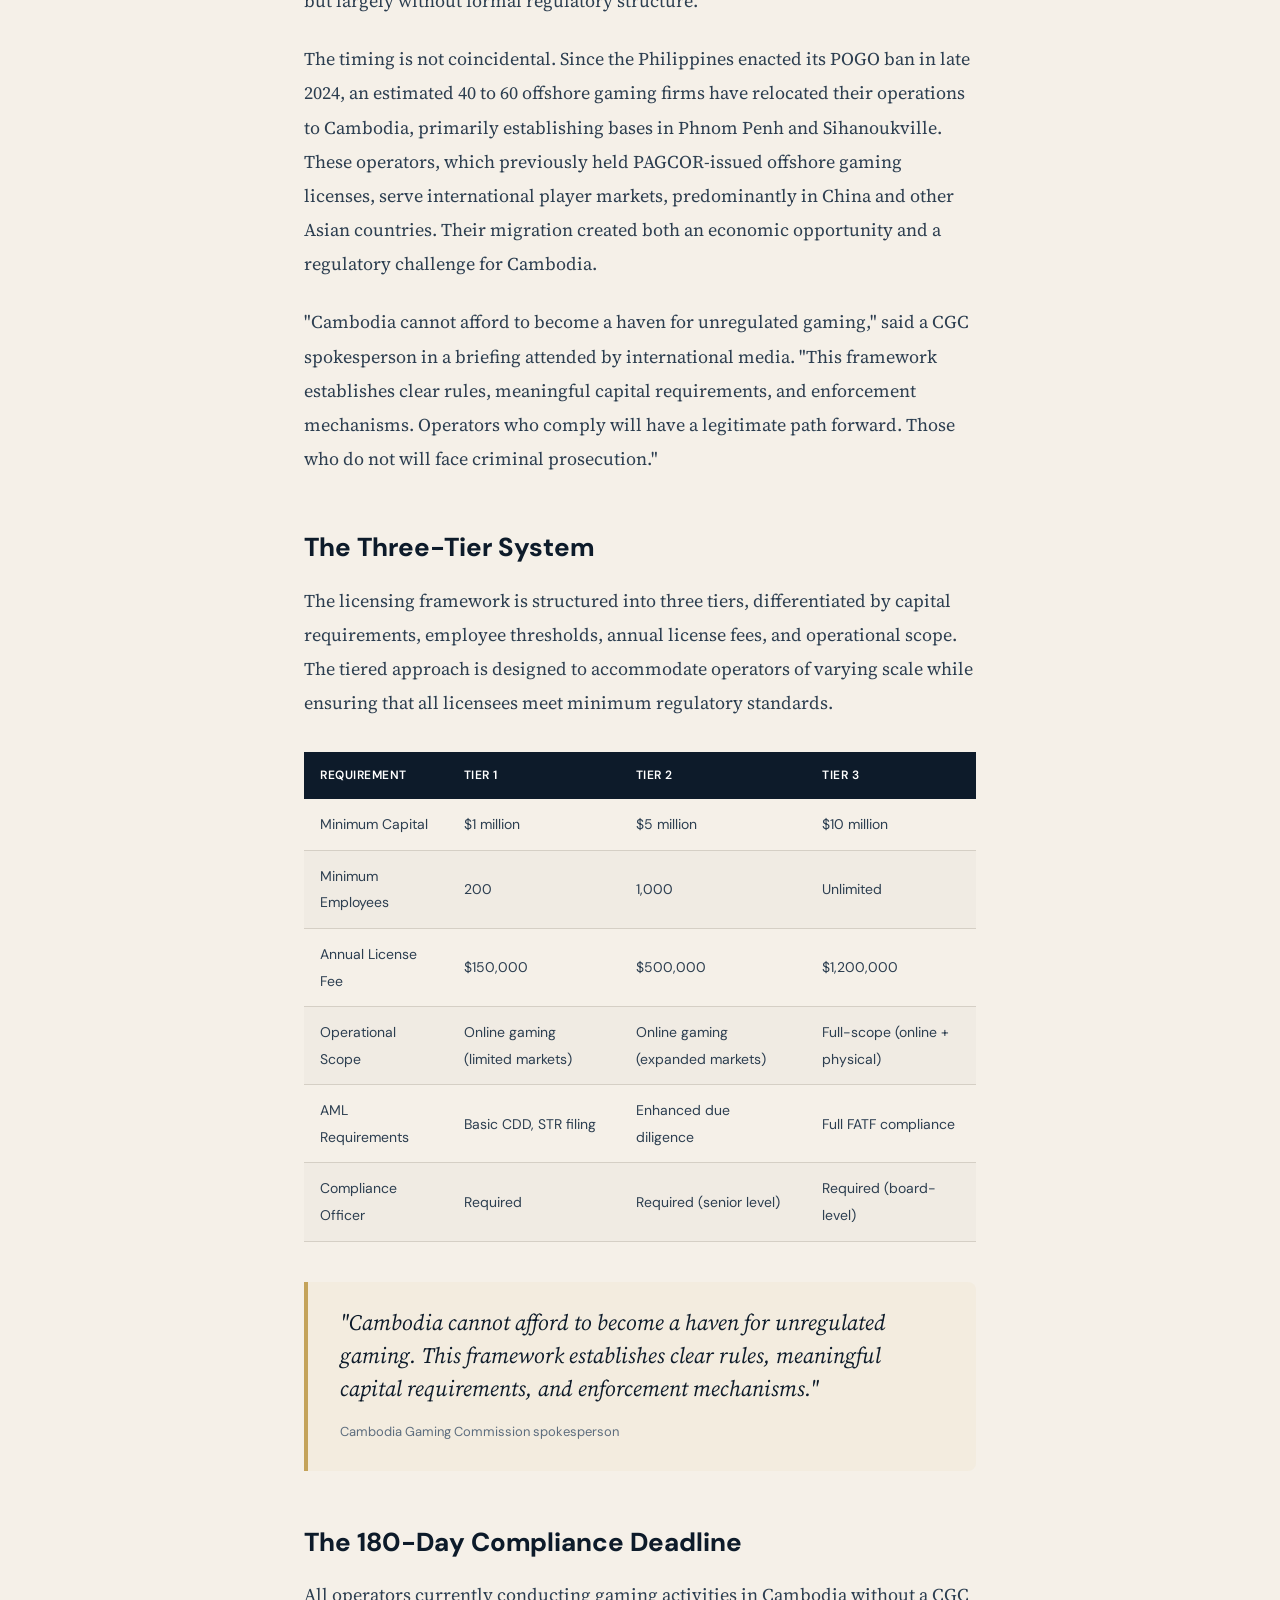
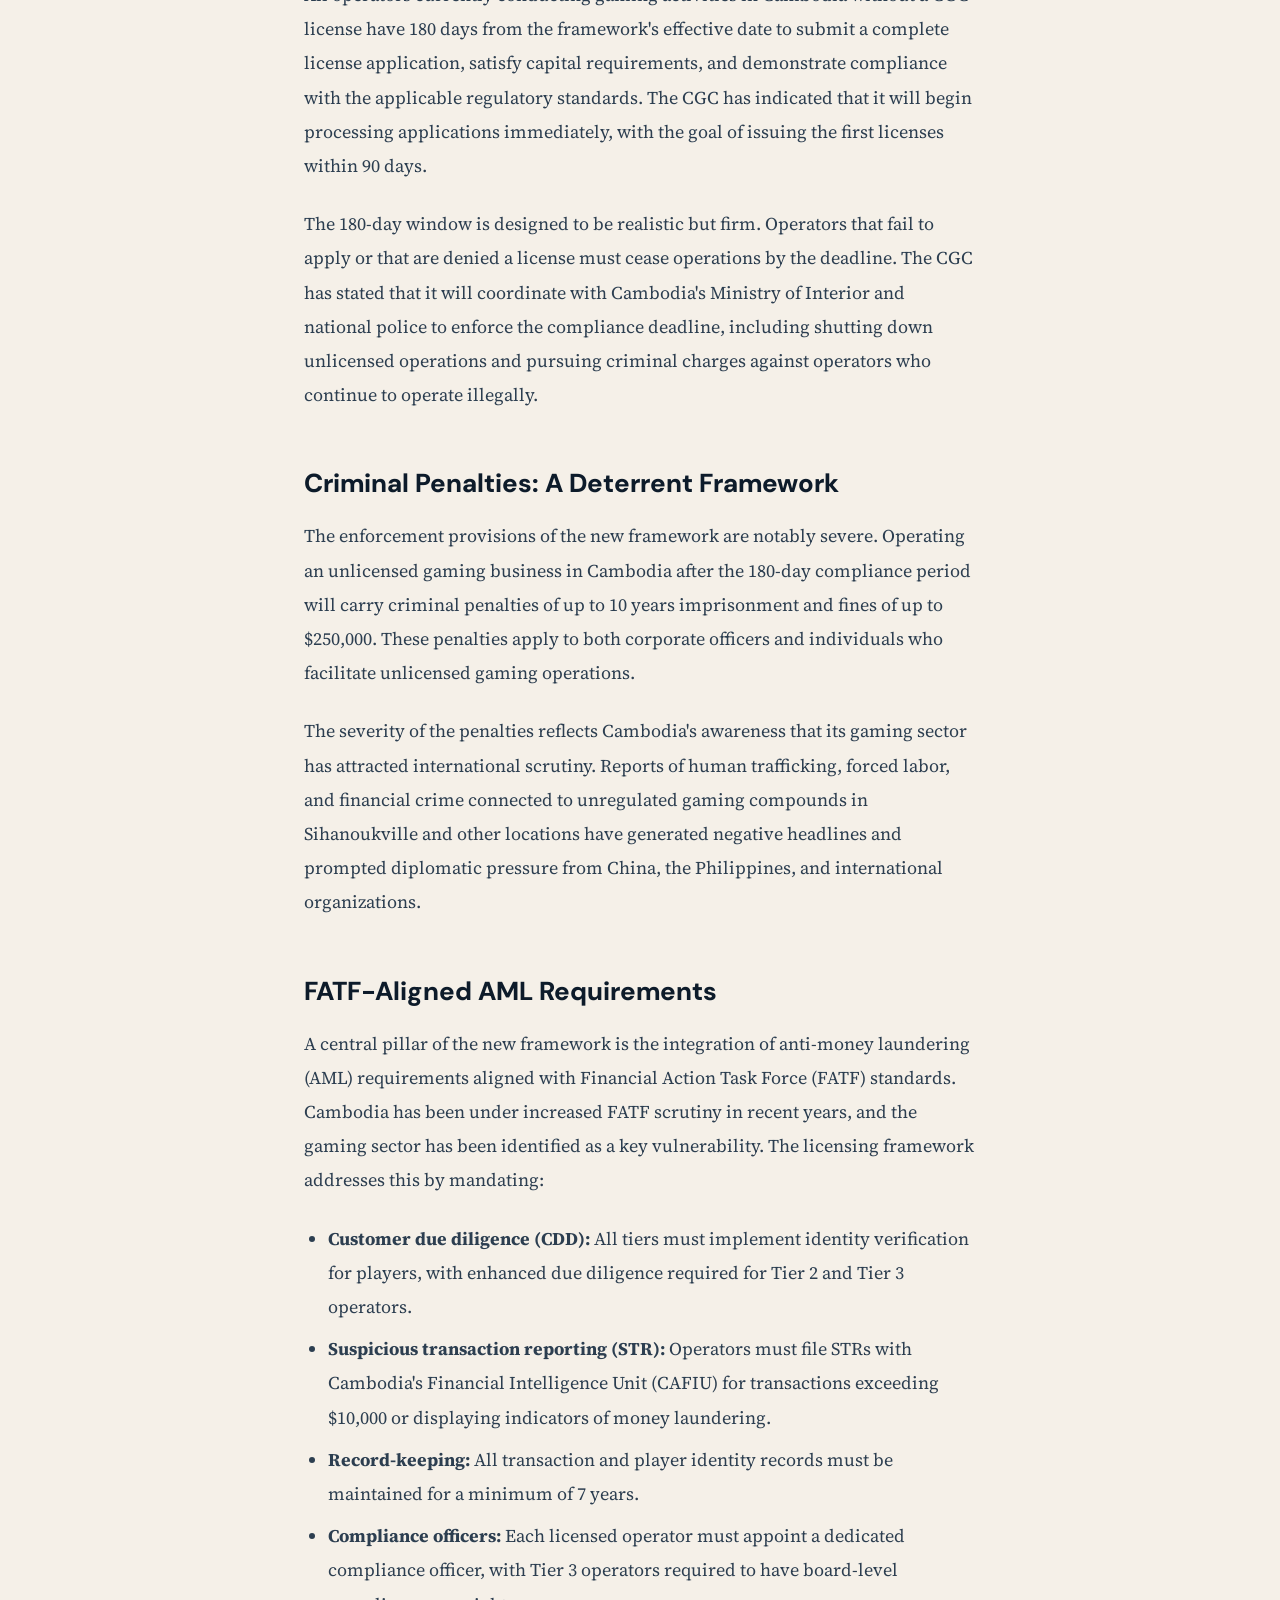
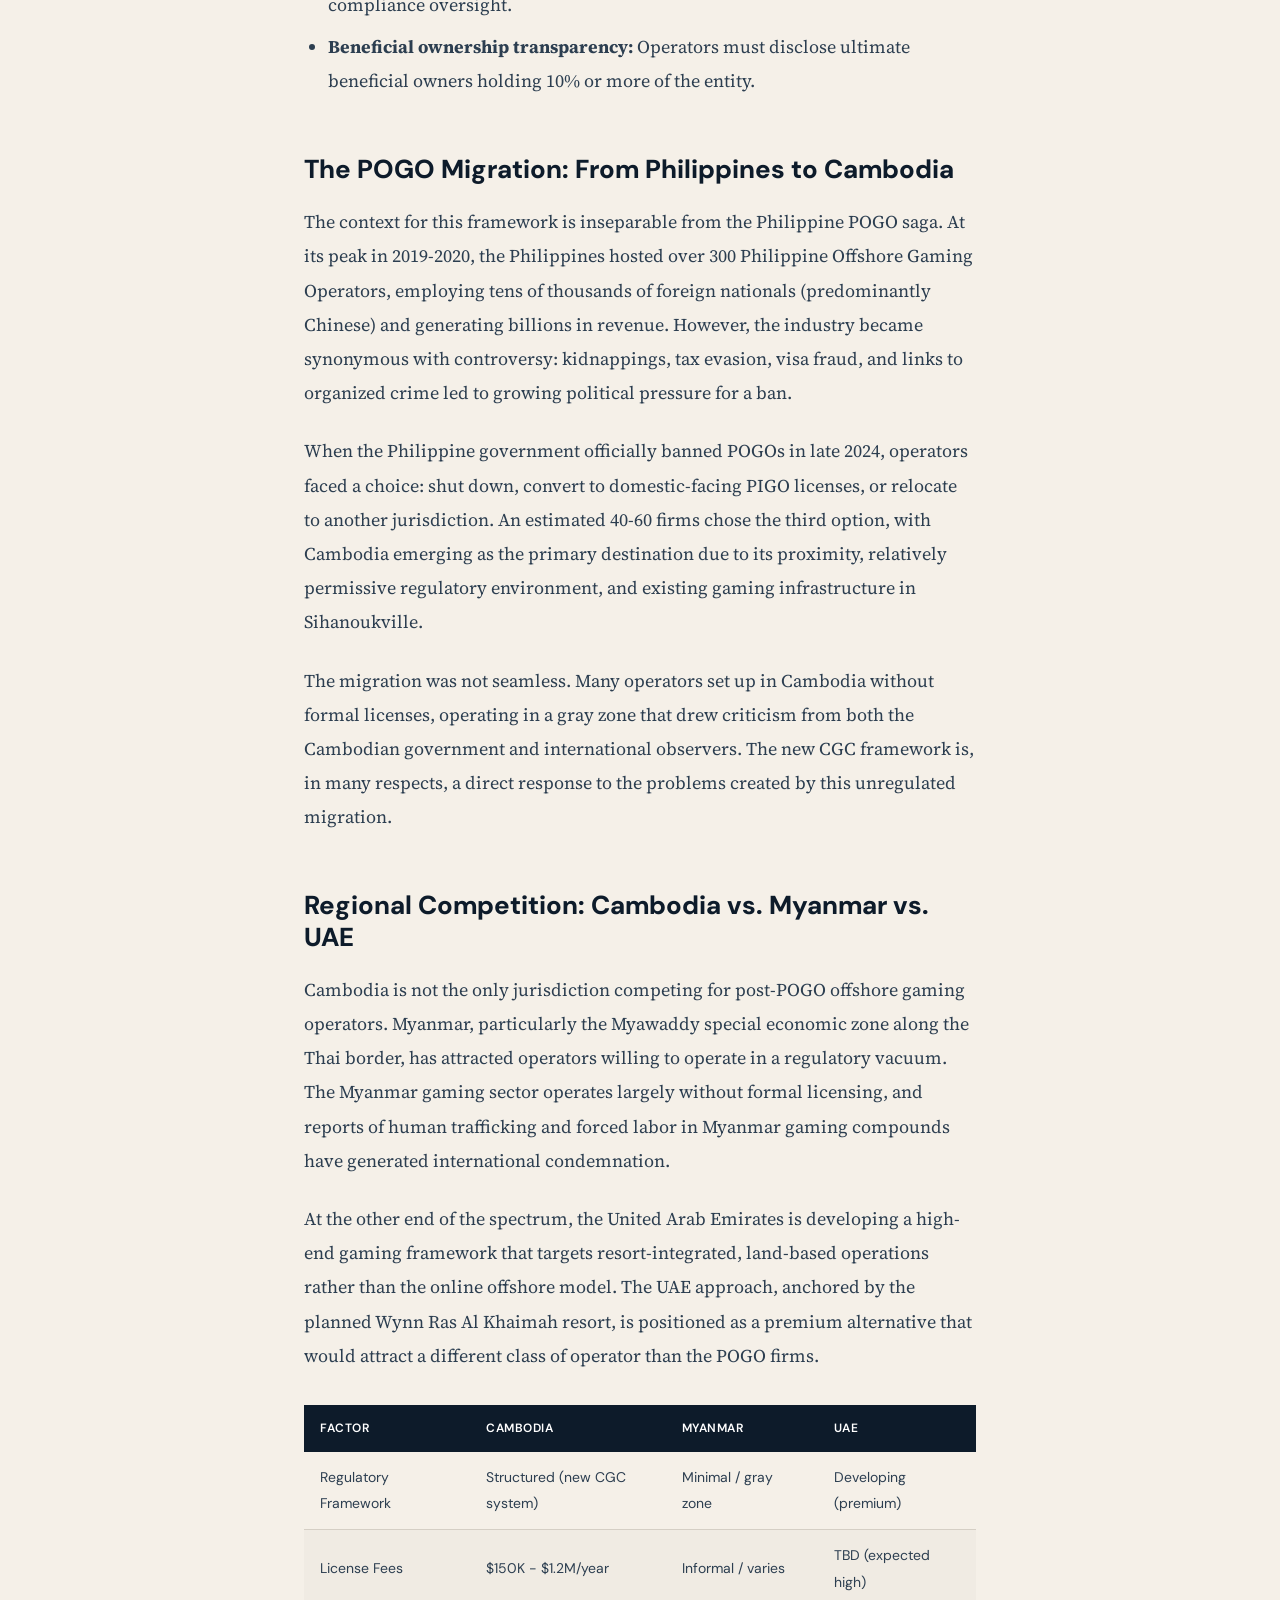
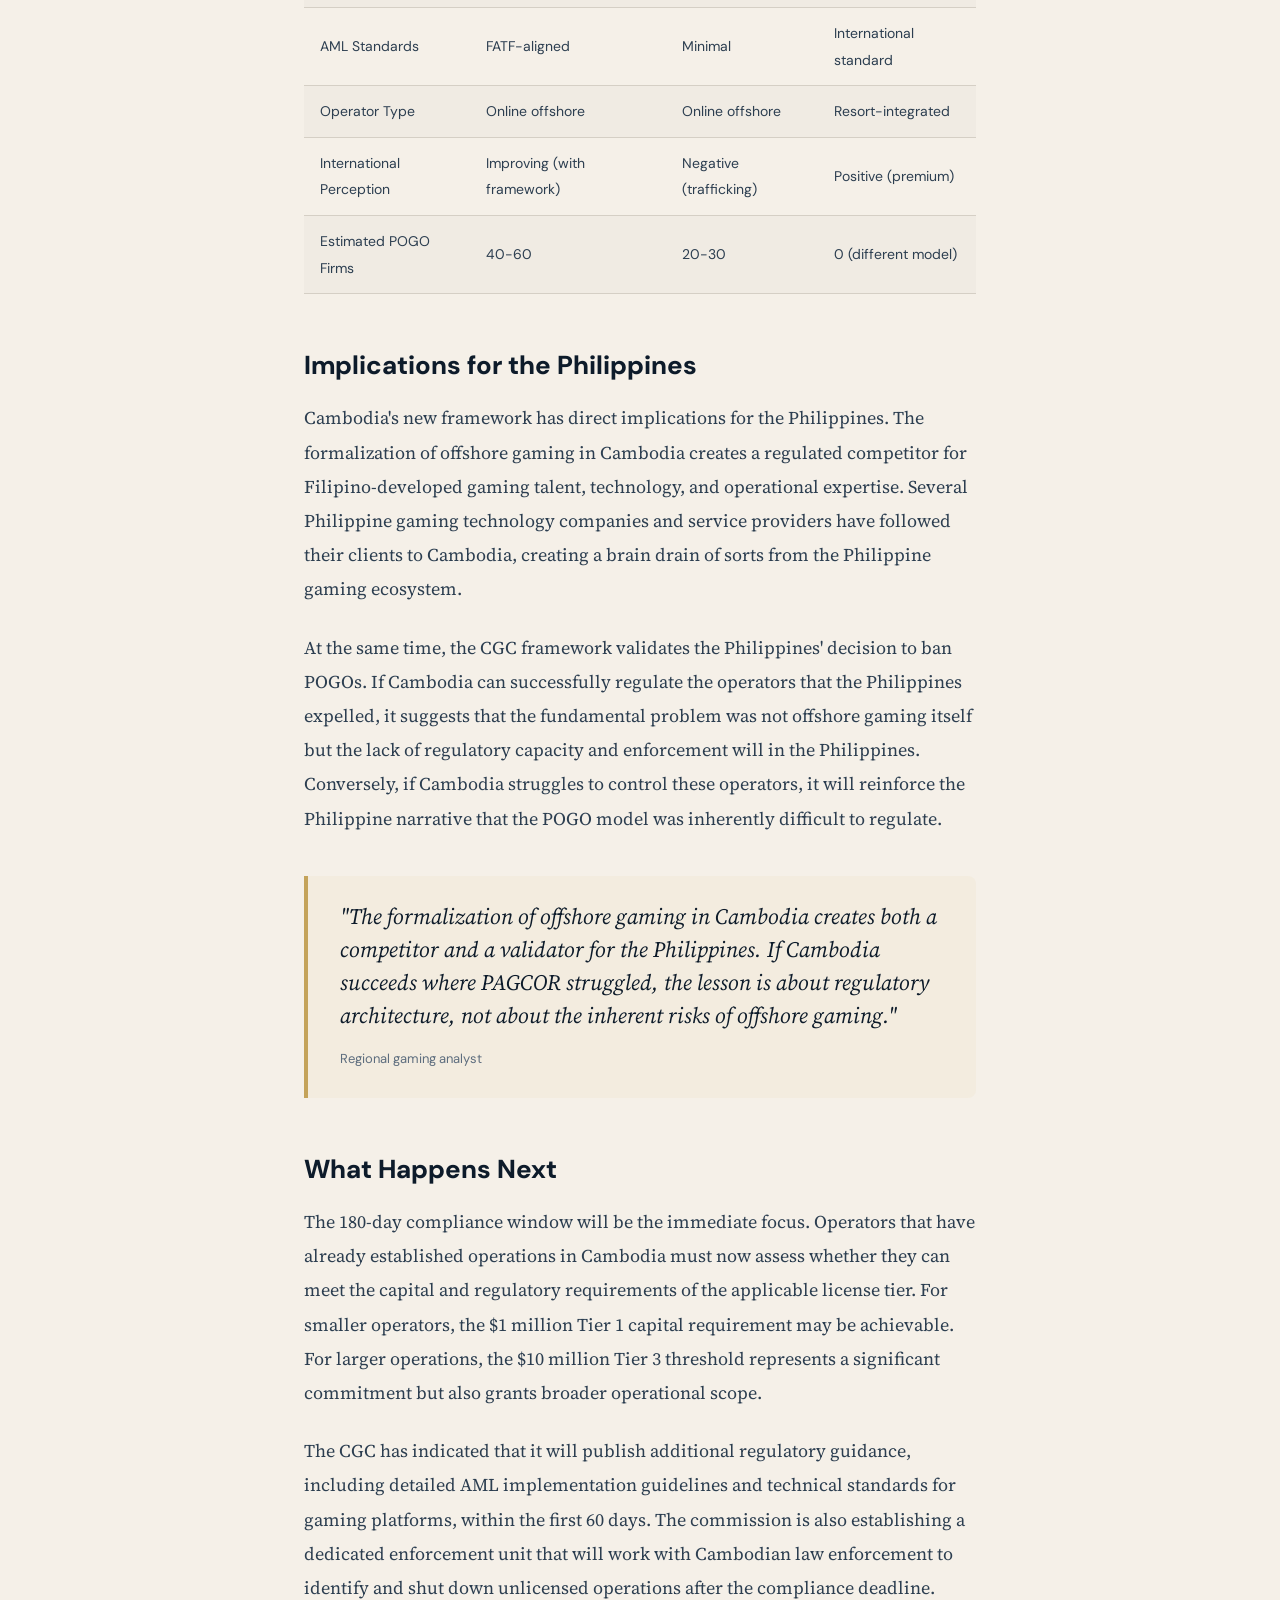
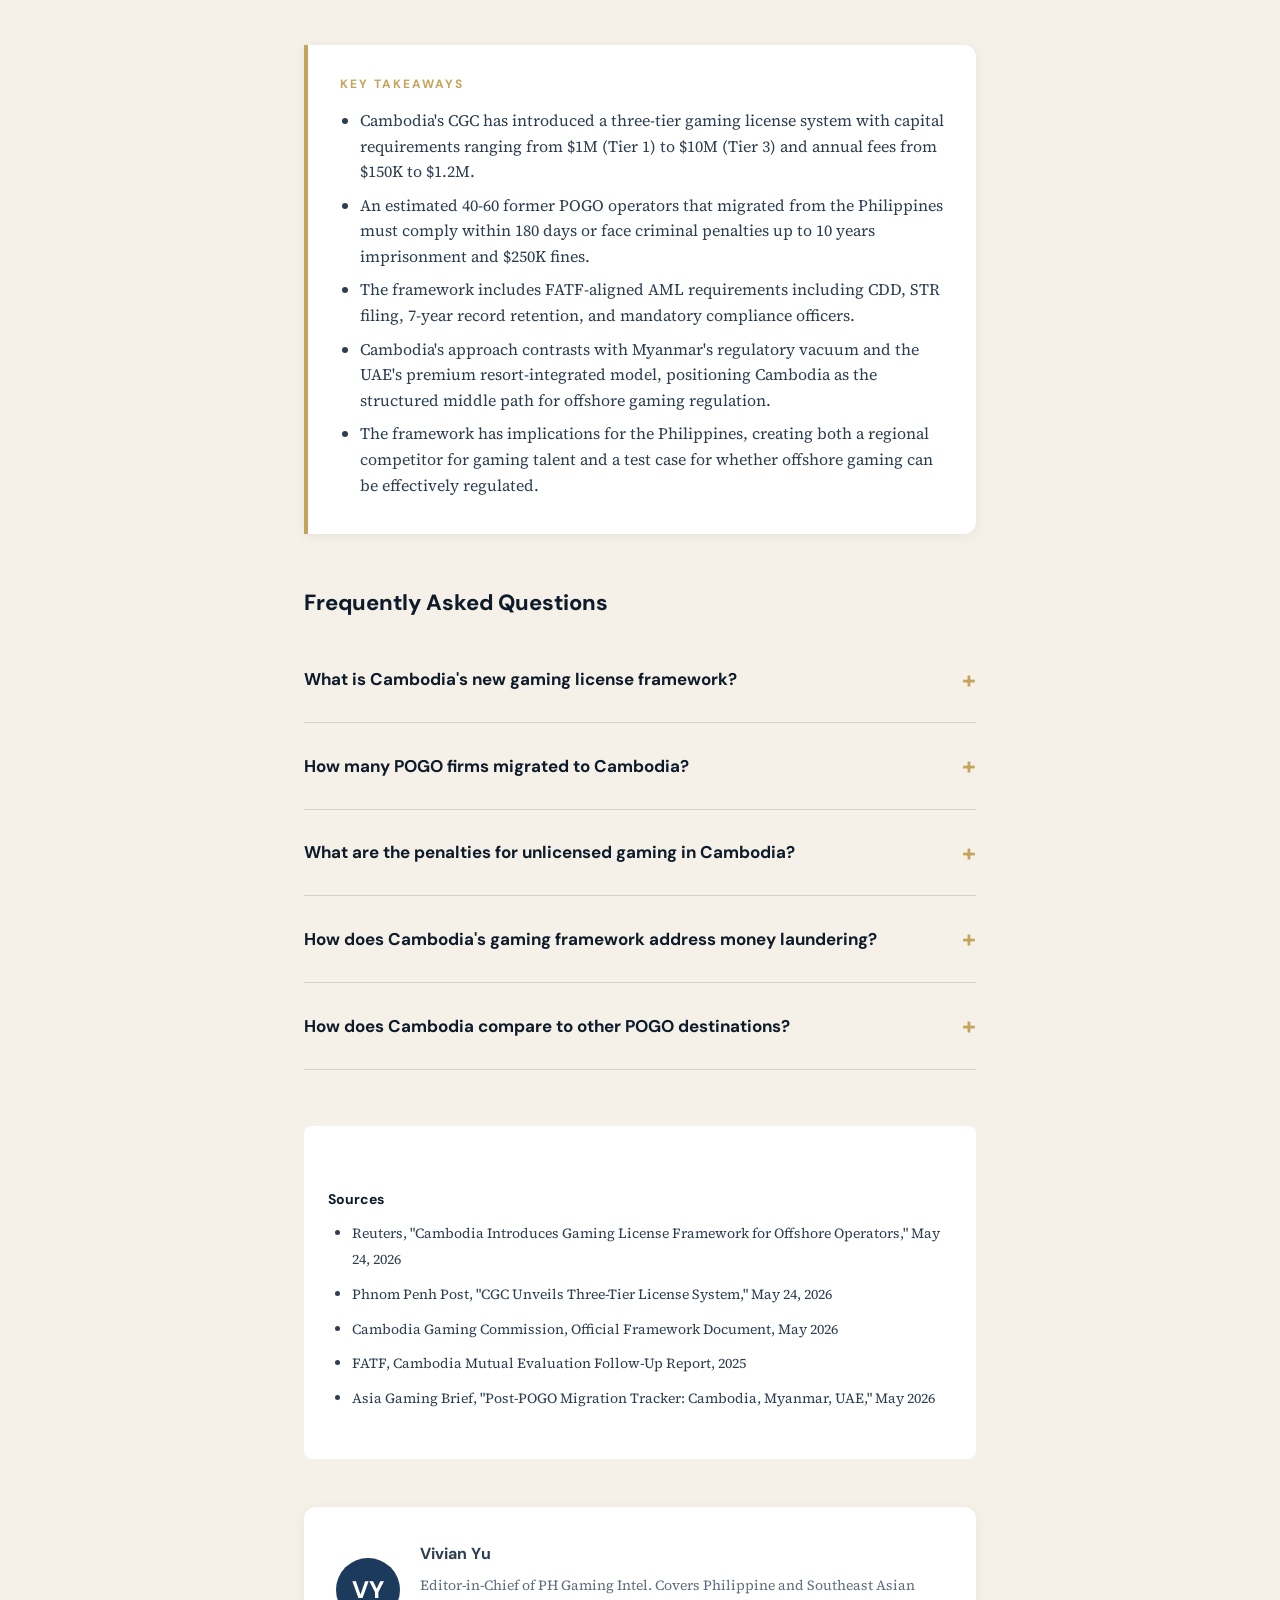
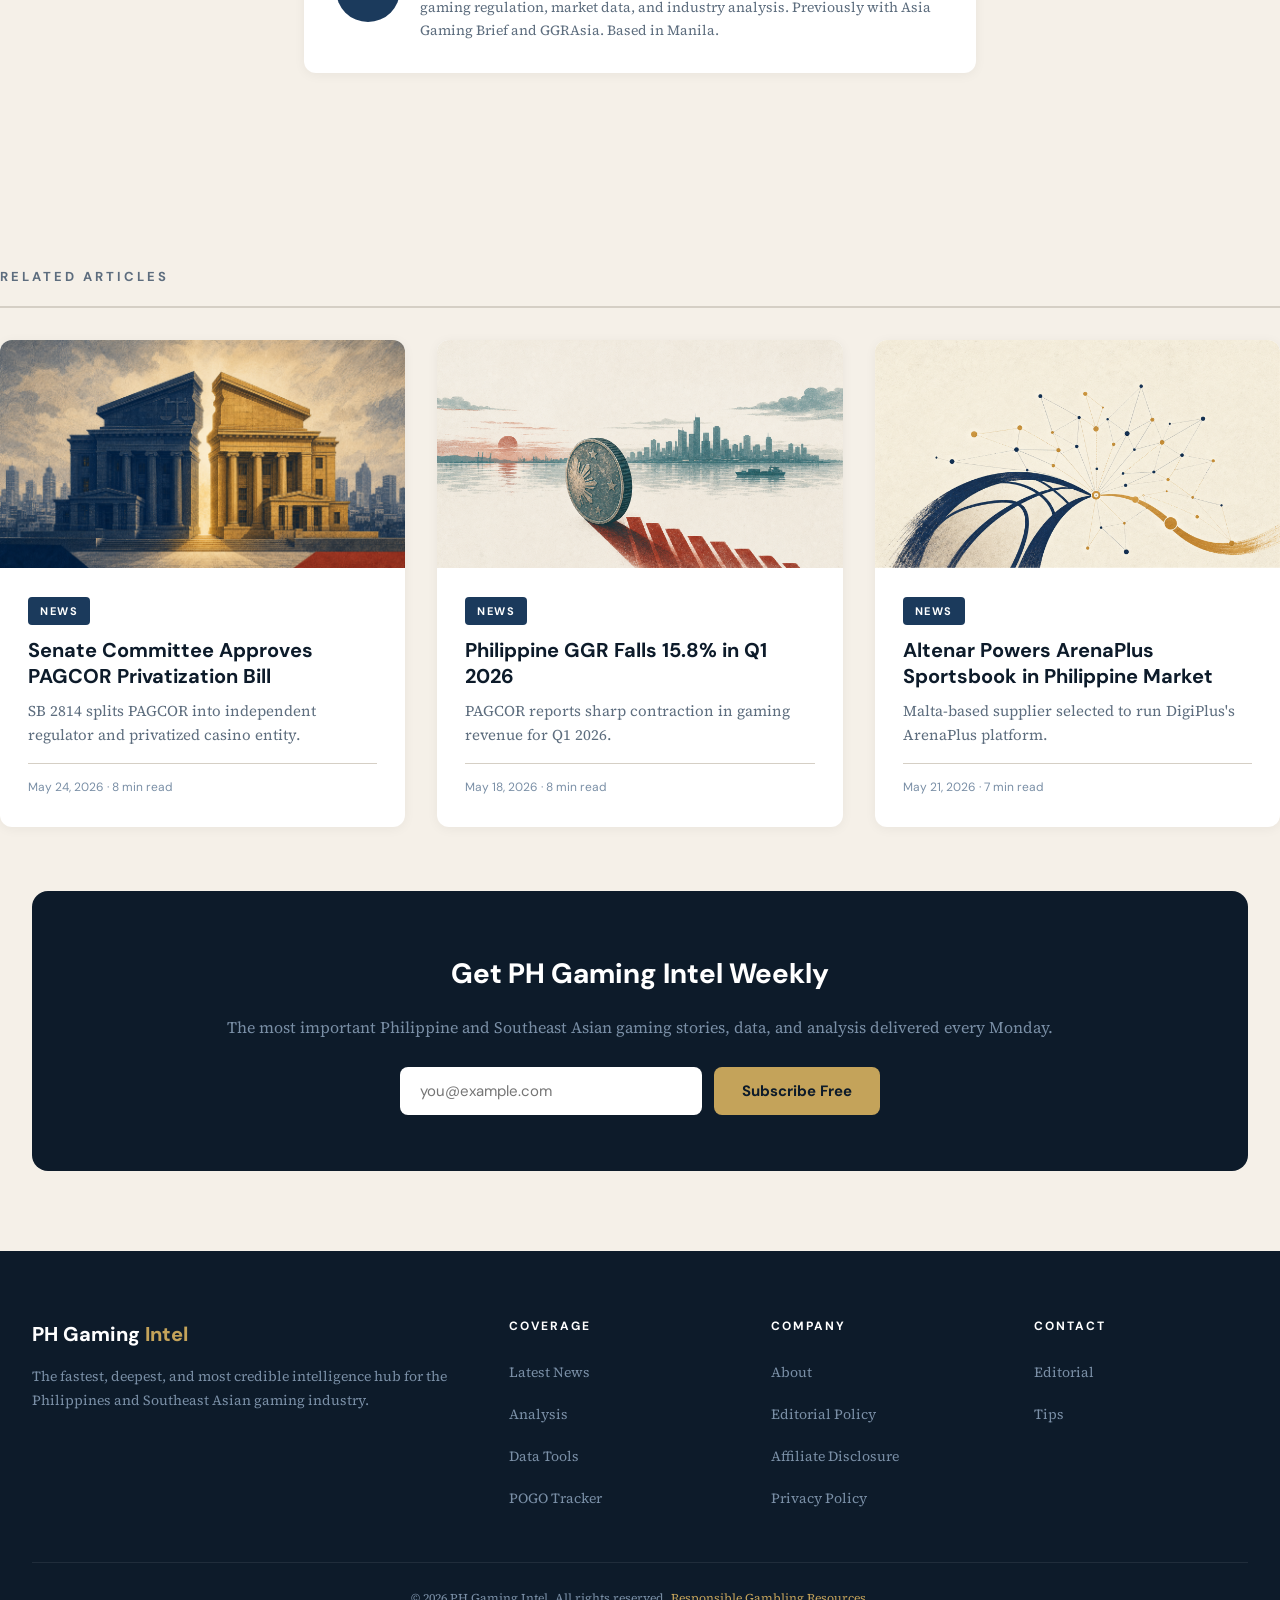
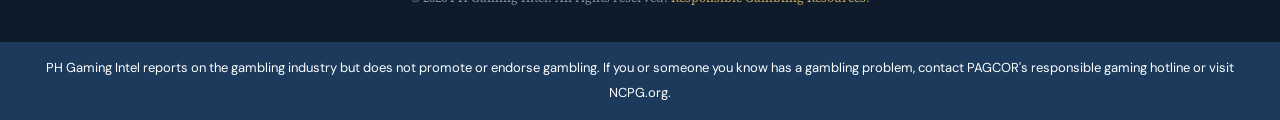
<file: articles/cambodia-gaming-license-pogo.html>
<!DOCTYPE html>
<html lang="en">
<head>
<meta charset="UTF-8">
<meta name="viewport" content="width=device-width, initial-scale=1.0">
<title>Cambodia Launches New Gaming License Framework Targeting Former POGO Operators — PH Gaming Intel</title>
<meta name="description" content="Cambodia Gaming Commission introduces three-tier licensing system for offshore gaming. Tier 1-3 licenses from $150K-$1.2M. 180-day compliance deadline for 40-60 firms migrated from the Philippines.">
<meta name="robots" content="index, follow, max-snippet:-1, max-image-preview:large">
<link rel="stylesheet" href="../styles.css">

<!-- OpenGraph -->
<meta property="og:type" content="article">
<meta property="og:title" content="Cambodia Launches New Gaming License Framework Targeting Former POGO Operators">
<meta property="og:description" content="Three-tier licensing system targets 40-60 firms migrated from Philippines after POGO ban. Criminal penalties up to 10 years.">
<meta property="og:image" content="https://imnivek.github.io/ph-gaming-intel-preview/hero/cambodia-gaming-license-framework-pogo-operators-2026.png">
<meta property="og:url" content="https://imnivek.github.io/ph-gaming-intel-preview/articles/cambodia-gaming-license-pogo.html">
<meta property="og:site_name" content="PH Gaming Intel">
<meta property="article:published_time" content="2026-05-24T10:00:00+08:00">
<meta property="article:author" content="Vivian Yu">
<meta property="article:section" content="News">

<!-- Twitter Card -->
<meta name="twitter:card" content="summary_large_image">
<meta name="twitter:title" content="Cambodia Launches Gaming License Framework for Former POGO Operators">
<meta name="twitter:description" content="CGC three-tier system: $150K-$1.2M fees, 180-day deadline, FATF-aligned AML. 40-60 firms must comply.">
<meta name="twitter:image" content="https://imnivek.github.io/ph-gaming-intel-preview/hero/cambodia-gaming-license-framework-pogo-operators-2026.png">

<!-- JSON-LD -->
<script type="application/ld+json">
{
  "@context": "https://schema.org",
  "@graph": [
    {
      "@type": "NewsArticle",
      "headline": "Cambodia Launches New Gaming License Framework Targeting Former POGO Operators",
      "description": "Cambodia Gaming Commission introduces three-tier licensing system for offshore gaming operators, targeting 40-60 firms that migrated from the Philippines.",
      "image": "https://imnivek.github.io/ph-gaming-intel-preview/hero/cambodia-gaming-license-framework-pogo-operators-2026.png",
      "datePublished": "2026-05-24T10:00:00+08:00",
      "dateModified": "2026-05-25T08:00:00+08:00",
      "author": {
        "@type": "Person",
        "name": "Vivian Yu",
        "jobTitle": "Editor-in-Chief"
      },
      "publisher": {
        "@type": "Organization",
        "name": "PH Gaming Intel",
        "url": "https://imnivek.github.io/ph-gaming-intel-preview/"
      },
      "mainEntityOfPage": "https://imnivek.github.io/ph-gaming-intel-preview/articles/cambodia-gaming-license-pogo.html"
    },
    {
      "@type": "FAQPage",
      "mainEntity": [
        {
          "@type": "Question",
          "name": "What is Cambodia's new gaming license framework?",
          "acceptedAnswer": {
            "@type": "Answer",
            "text": "The Cambodia Gaming Commission (CGC) has introduced a three-tier licensing system for offshore and online gaming operators. Tier 1 requires $1M capital and a $150K fee. Tier 2 requires $5M capital and a $500K fee. Tier 3 requires $10M capital and a $1.2M fee. Operators have 180 days to comply."
          }
        },
        {
          "@type": "Question",
          "name": "How many POGO firms migrated to Cambodia?",
          "acceptedAnswer": {
            "@type": "Answer",
            "text": "An estimated 40-60 offshore gaming firms relocated from the Philippines to Cambodia following the 2024 POGO ban. These operators, which previously held PAGCOR offshore gaming licenses, established operations primarily in Phnom Penh and Sihanoukville."
          }
        },
        {
          "@type": "Question",
          "name": "What are the penalties for unlicensed gaming in Cambodia?",
          "acceptedAnswer": {
            "@type": "Answer",
            "text": "Under the new framework, operating an unlicensed gaming business in Cambodia carries criminal penalties of up to 10 years imprisonment and fines of up to $250,000. The CGC has stated it will pursue enforcement actions against non-compliant operators after the 180-day grace period."
          }
        },
        {
          "@type": "Question",
          "name": "How does Cambodia's gaming framework address money laundering?",
          "acceptedAnswer": {
            "@type": "Answer",
            "text": "The framework includes FATF-aligned anti-money laundering (AML) requirements, including customer due diligence, suspicious transaction reporting, record-keeping obligations, and compliance officer appointments. Cambodia seeks to improve its FATF mutual evaluation standing through these measures."
          }
        },
        {
          "@type": "Question",
          "name": "How does Cambodia compare to other POGO destinations?",
          "acceptedAnswer": {
            "@type": "Answer",
            "text": "Cambodia, Myanmar, and the UAE are the primary destinations for former Philippine POGO operators. Cambodia offers a structured licensing path; Myanmar operates in a regulatory gray zone; and the UAE is developing a high-end framework focused on resort-integrated gaming. Cambodia's approach is the most comprehensive regulatory response to date."
          }
        }
      ]
    },
    {
      "@type": "BreadcrumbList",
      "itemListElement": [
        {"@type": "ListItem", "position": 1, "name": "Home", "item": "https://imnivek.github.io/ph-gaming-intel-preview/"},
        {"@type": "ListItem", "position": 2, "name": "News", "item": "https://imnivek.github.io/ph-gaming-intel-preview/"},
        {"@type": "ListItem", "position": 3, "name": "Cambodia Gaming License Framework"}
      ]
    }
  ]
}
</script>
</head>
<body>

<!-- HEADER -->
<header class="site-header">
  <div class="header-inner">
    <a href="../index.html" class="logo">PH Gaming <span>Intel</span></a>
    <nav>
      <ul class="nav-pills">
        <li><a href="../index.html" class="active">News</a></li>
        <li><a href="../index.html">Analysis</a></li>
        <li><a href="../index.html">Regulation</a></li>
        <li><a href="../index.html">Data</a></li>
        <li><a href="../index.html">POGO Tracker</a></li>
      </ul>
    </nav>
  </div>
</header>

<!-- HERO -->
<section class="article-hero">
  <img src="../hero/cambodia-gaming-license-framework-pogo-operators-2026.png" alt="Cambodia Gaming Commission new license framework for former POGO operators">
  <div class="overlay"></div>
</section>

<!-- ARTICLE HEADER -->
<div class="article-header">
  <span class="tag tag-news">News</span>
  <h1>Cambodia Launches Three-Tier Gaming License Framework Targeting Former POGO Operators</h1>
  <p class="dek">The Cambodia Gaming Commission introduces a structured licensing system for offshore gaming firms, giving an estimated 40-60 operators that migrated from the Philippines 180 days to comply or face criminal penalties of up to 10 years imprisonment.</p>
  <div class="article-byline">
    <span class="author-name">Vivian Yu, Editor-in-Chief</span>
    <span>May 24, 2026</span>
    <span>9 min read</span>
  </div>
</div>

<!-- ARTICLE BODY -->
<article class="article-content">

  <!-- STAT BOX -->
  <div class="stat-box">
    <div class="stat-item">
      <div class="stat-num">3</div>
      <div class="stat-label">License Tiers</div>
    </div>
    <div class="stat-item">
      <div class="stat-num">40-60</div>
      <div class="stat-label">Migrated Firms</div>
    </div>
    <div class="stat-item">
      <div class="stat-num">180</div>
      <div class="stat-label">Days to Comply</div>
    </div>
    <div class="stat-item">
      <div class="stat-num">$10M</div>
      <div class="stat-label">Tier 3 Capital</div>
    </div>
  </div>

  <h2>A New Regulatory Architecture</h2>

  <p>The Cambodia Gaming Commission (CGC) has unveiled a comprehensive three-tier licensing framework for offshore and online gaming operators, marking the most significant regulatory initiative in Cambodia's gaming sector since the country began attracting operators from neighboring jurisdictions. The framework, which takes effect immediately with a 180-day compliance window, is explicitly designed to bring order to an industry segment that has grown rapidly but largely without formal regulatory structure.</p>

  <p>The timing is not coincidental. Since the Philippines enacted its POGO ban in late 2024, an estimated 40 to 60 offshore gaming firms have relocated their operations to Cambodia, primarily establishing bases in Phnom Penh and Sihanoukville. These operators, which previously held PAGCOR-issued offshore gaming licenses, serve international player markets, predominantly in China and other Asian countries. Their migration created both an economic opportunity and a regulatory challenge for Cambodia.</p>

  <p>"Cambodia cannot afford to become a haven for unregulated gaming," said a CGC spokesperson in a briefing attended by international media. "This framework establishes clear rules, meaningful capital requirements, and enforcement mechanisms. Operators who comply will have a legitimate path forward. Those who do not will face criminal prosecution."</p>

  <h2>The Three-Tier System</h2>

  <p>The licensing framework is structured into three tiers, differentiated by capital requirements, employee thresholds, annual license fees, and operational scope. The tiered approach is designed to accommodate operators of varying scale while ensuring that all licensees meet minimum regulatory standards.</p>

  <table>
    <thead>
      <tr>
        <th>Requirement</th>
        <th>Tier 1</th>
        <th>Tier 2</th>
        <th>Tier 3</th>
      </tr>
    </thead>
    <tbody>
      <tr>
        <td>Minimum Capital</td>
        <td>$1 million</td>
        <td>$5 million</td>
        <td>$10 million</td>
      </tr>
      <tr>
        <td>Minimum Employees</td>
        <td>200</td>
        <td>1,000</td>
        <td>Unlimited</td>
      </tr>
      <tr>
        <td>Annual License Fee</td>
        <td>$150,000</td>
        <td>$500,000</td>
        <td>$1,200,000</td>
      </tr>
      <tr>
        <td>Operational Scope</td>
        <td>Online gaming (limited markets)</td>
        <td>Online gaming (expanded markets)</td>
        <td>Full-scope (online + physical)</td>
      </tr>
      <tr>
        <td>AML Requirements</td>
        <td>Basic CDD, STR filing</td>
        <td>Enhanced due diligence</td>
        <td>Full FATF compliance</td>
      </tr>
      <tr>
        <td>Compliance Officer</td>
        <td>Required</td>
        <td>Required (senior level)</td>
        <td>Required (board-level)</td>
      </tr>
    </tbody>
  </table>

  <div class="pull-quote">
    <p>"Cambodia cannot afford to become a haven for unregulated gaming. This framework establishes clear rules, meaningful capital requirements, and enforcement mechanisms."</p>
    <cite>Cambodia Gaming Commission spokesperson</cite>
  </div>

  <h2>The 180-Day Compliance Deadline</h2>

  <p>All operators currently conducting gaming activities in Cambodia without a CGC license have 180 days from the framework's effective date to submit a complete license application, satisfy capital requirements, and demonstrate compliance with the applicable regulatory standards. The CGC has indicated that it will begin processing applications immediately, with the goal of issuing the first licenses within 90 days.</p>

  <p>The 180-day window is designed to be realistic but firm. Operators that fail to apply or that are denied a license must cease operations by the deadline. The CGC has stated that it will coordinate with Cambodia's Ministry of Interior and national police to enforce the compliance deadline, including shutting down unlicensed operations and pursuing criminal charges against operators who continue to operate illegally.</p>

  <h2>Criminal Penalties: A Deterrent Framework</h2>

  <p>The enforcement provisions of the new framework are notably severe. Operating an unlicensed gaming business in Cambodia after the 180-day compliance period will carry criminal penalties of up to 10 years imprisonment and fines of up to $250,000. These penalties apply to both corporate officers and individuals who facilitate unlicensed gaming operations.</p>

  <p>The severity of the penalties reflects Cambodia's awareness that its gaming sector has attracted international scrutiny. Reports of human trafficking, forced labor, and financial crime connected to unregulated gaming compounds in Sihanoukville and other locations have generated negative headlines and prompted diplomatic pressure from China, the Philippines, and international organizations.</p>

  <h2>FATF-Aligned AML Requirements</h2>

  <p>A central pillar of the new framework is the integration of anti-money laundering (AML) requirements aligned with Financial Action Task Force (FATF) standards. Cambodia has been under increased FATF scrutiny in recent years, and the gaming sector has been identified as a key vulnerability. The licensing framework addresses this by mandating:</p>

  <ul>
    <li><strong>Customer due diligence (CDD):</strong> All tiers must implement identity verification for players, with enhanced due diligence required for Tier 2 and Tier 3 operators.</li>
    <li><strong>Suspicious transaction reporting (STR):</strong> Operators must file STRs with Cambodia's Financial Intelligence Unit (CAFIU) for transactions exceeding $10,000 or displaying indicators of money laundering.</li>
    <li><strong>Record-keeping:</strong> All transaction and player identity records must be maintained for a minimum of 7 years.</li>
    <li><strong>Compliance officers:</strong> Each licensed operator must appoint a dedicated compliance officer, with Tier 3 operators required to have board-level compliance oversight.</li>
    <li><strong>Beneficial ownership transparency:</strong> Operators must disclose ultimate beneficial owners holding 10% or more of the entity.</li>
  </ul>

  <h2>The POGO Migration: From Philippines to Cambodia</h2>

  <p>The context for this framework is inseparable from the Philippine POGO saga. At its peak in 2019-2020, the Philippines hosted over 300 Philippine Offshore Gaming Operators, employing tens of thousands of foreign nationals (predominantly Chinese) and generating billions in revenue. However, the industry became synonymous with controversy: kidnappings, tax evasion, visa fraud, and links to organized crime led to growing political pressure for a ban.</p>

  <p>When the Philippine government officially banned POGOs in late 2024, operators faced a choice: shut down, convert to domestic-facing PIGO licenses, or relocate to another jurisdiction. An estimated 40-60 firms chose the third option, with Cambodia emerging as the primary destination due to its proximity, relatively permissive regulatory environment, and existing gaming infrastructure in Sihanoukville.</p>

  <p>The migration was not seamless. Many operators set up in Cambodia without formal licenses, operating in a gray zone that drew criticism from both the Cambodian government and international observers. The new CGC framework is, in many respects, a direct response to the problems created by this unregulated migration.</p>

  <h2>Regional Competition: Cambodia vs. Myanmar vs. UAE</h2>

  <p>Cambodia is not the only jurisdiction competing for post-POGO offshore gaming operators. Myanmar, particularly the Myawaddy special economic zone along the Thai border, has attracted operators willing to operate in a regulatory vacuum. The Myanmar gaming sector operates largely without formal licensing, and reports of human trafficking and forced labor in Myanmar gaming compounds have generated international condemnation.</p>

  <p>At the other end of the spectrum, the United Arab Emirates is developing a high-end gaming framework that targets resort-integrated, land-based operations rather than the online offshore model. The UAE approach, anchored by the planned Wynn Ras Al Khaimah resort, is positioned as a premium alternative that would attract a different class of operator than the POGO firms.</p>

  <table>
    <thead>
      <tr>
        <th>Factor</th>
        <th>Cambodia</th>
        <th>Myanmar</th>
        <th>UAE</th>
      </tr>
    </thead>
    <tbody>
      <tr>
        <td>Regulatory Framework</td>
        <td>Structured (new CGC system)</td>
        <td>Minimal / gray zone</td>
        <td>Developing (premium)</td>
      </tr>
      <tr>
        <td>License Fees</td>
        <td>$150K - $1.2M/year</td>
        <td>Informal / varies</td>
        <td>TBD (expected high)</td>
      </tr>
      <tr>
        <td>AML Standards</td>
        <td>FATF-aligned</td>
        <td>Minimal</td>
        <td>International standard</td>
      </tr>
      <tr>
        <td>Operator Type</td>
        <td>Online offshore</td>
        <td>Online offshore</td>
        <td>Resort-integrated</td>
      </tr>
      <tr>
        <td>International Perception</td>
        <td>Improving (with framework)</td>
        <td>Negative (trafficking)</td>
        <td>Positive (premium)</td>
      </tr>
      <tr>
        <td>Estimated POGO Firms</td>
        <td>40-60</td>
        <td>20-30</td>
        <td>0 (different model)</td>
      </tr>
    </tbody>
  </table>

  <h2>Implications for the Philippines</h2>

  <p>Cambodia's new framework has direct implications for the Philippines. The formalization of offshore gaming in Cambodia creates a regulated competitor for Filipino-developed gaming talent, technology, and operational expertise. Several Philippine gaming technology companies and service providers have followed their clients to Cambodia, creating a brain drain of sorts from the Philippine gaming ecosystem.</p>

  <p>At the same time, the CGC framework validates the Philippines' decision to ban POGOs. If Cambodia can successfully regulate the operators that the Philippines expelled, it suggests that the fundamental problem was not offshore gaming itself but the lack of regulatory capacity and enforcement will in the Philippines. Conversely, if Cambodia struggles to control these operators, it will reinforce the Philippine narrative that the POGO model was inherently difficult to regulate.</p>

  <div class="pull-quote">
    <p>"The formalization of offshore gaming in Cambodia creates both a competitor and a validator for the Philippines. If Cambodia succeeds where PAGCOR struggled, the lesson is about regulatory architecture, not about the inherent risks of offshore gaming."</p>
    <cite>Regional gaming analyst</cite>
  </div>

  <h2>What Happens Next</h2>

  <p>The 180-day compliance window will be the immediate focus. Operators that have already established operations in Cambodia must now assess whether they can meet the capital and regulatory requirements of the applicable license tier. For smaller operators, the $1 million Tier 1 capital requirement may be achievable. For larger operations, the $10 million Tier 3 threshold represents a significant commitment but also grants broader operational scope.</p>

  <p>The CGC has indicated that it will publish additional regulatory guidance, including detailed AML implementation guidelines and technical standards for gaming platforms, within the first 60 days. The commission is also establishing a dedicated enforcement unit that will work with Cambodian law enforcement to identify and shut down unlicensed operations after the compliance deadline.</p>

  <!-- KEY TAKEAWAY -->
  <div class="key-takeaway">
    <h4>Key Takeaways</h4>
    <ul>
      <li>Cambodia's CGC has introduced a three-tier gaming license system with capital requirements ranging from $1M (Tier 1) to $10M (Tier 3) and annual fees from $150K to $1.2M.</li>
      <li>An estimated 40-60 former POGO operators that migrated from the Philippines must comply within 180 days or face criminal penalties up to 10 years imprisonment and $250K fines.</li>
      <li>The framework includes FATF-aligned AML requirements including CDD, STR filing, 7-year record retention, and mandatory compliance officers.</li>
      <li>Cambodia's approach contrasts with Myanmar's regulatory vacuum and the UAE's premium resort-integrated model, positioning Cambodia as the structured middle path for offshore gaming regulation.</li>
      <li>The framework has implications for the Philippines, creating both a regional competitor for gaming talent and a test case for whether offshore gaming can be effectively regulated.</li>
    </ul>
  </div>

  <!-- FAQ -->
  <section class="faq-section">
    <h2>Frequently Asked Questions</h2>

    <div class="faq-item">
      <div class="faq-q">What is Cambodia's new gaming license framework?</div>
      <div class="faq-a">The Cambodia Gaming Commission (CGC) has introduced a three-tier licensing system for offshore and online gaming operators. Tier 1 requires $1M capital and a $150K annual fee. Tier 2 requires $5M capital and a $500K fee. Tier 3 requires $10M capital and a $1.2M fee. All operators must comply within 180 days of the framework's effective date or face criminal prosecution.</div>
    </div>

    <div class="faq-item">
      <div class="faq-q">How many POGO firms migrated to Cambodia?</div>
      <div class="faq-a">An estimated 40-60 offshore gaming firms relocated from the Philippines to Cambodia following the 2024 POGO ban. These operators established operations primarily in Phnom Penh and Sihanoukville, often without formal Cambodian gaming licenses. The new CGC framework is designed to bring these operators under formal regulatory oversight.</div>
    </div>

    <div class="faq-item">
      <div class="faq-q">What are the penalties for unlicensed gaming in Cambodia?</div>
      <div class="faq-a">Operating an unlicensed gaming business in Cambodia after the 180-day compliance period carries criminal penalties of up to 10 years imprisonment and fines of up to $250,000. These penalties apply to both corporate officers and individuals who facilitate unlicensed operations. The CGC will coordinate with Cambodia's Ministry of Interior and national police for enforcement.</div>
    </div>

    <div class="faq-item">
      <div class="faq-q">How does Cambodia's gaming framework address money laundering?</div>
      <div class="faq-a">The framework includes FATF-aligned AML requirements: customer due diligence, suspicious transaction reporting (for transactions over $10,000), 7-year record retention, mandatory compliance officers, and beneficial ownership transparency for stakes of 10% or more. These measures are designed to improve Cambodia's FATF mutual evaluation standing.</div>
    </div>

    <div class="faq-item">
      <div class="faq-q">How does Cambodia compare to other POGO destinations?</div>
      <div class="faq-a">Cambodia offers a structured licensing path with clear capital and AML requirements. Myanmar operates in a regulatory gray zone with minimal oversight and has drawn international condemnation over trafficking. The UAE is building a premium resort-integrated model focused on land-based gaming. Cambodia positions itself as the structured middle path, with an estimated 40-60 ex-POGO firms, compared to 20-30 in Myanmar.</div>
    </div>
  </section>

  <!-- SOURCES -->
  <div class="source-list">
    <h3>Sources</h3>
    <ul>
      <li>Reuters, "Cambodia Introduces Gaming License Framework for Offshore Operators," May 24, 2026</li>
      <li>Phnom Penh Post, "CGC Unveils Three-Tier License System," May 24, 2026</li>
      <li>Cambodia Gaming Commission, Official Framework Document, May 2026</li>
      <li>FATF, Cambodia Mutual Evaluation Follow-Up Report, 2025</li>
      <li>Asia Gaming Brief, "Post-POGO Migration Tracker: Cambodia, Myanmar, UAE," May 2026</li>
    </ul>
  </div>

  <!-- AUTHOR BIO -->
  <div class="author-bio">
    <div class="avatar">VY</div>
    <div class="bio-text">
      <h4>Vivian Yu</h4>
      <p>Editor-in-Chief of PH Gaming Intel. Covers Philippine and Southeast Asian gaming regulation, market data, and industry analysis. Previously with Asia Gaming Brief and GGRAsia. Based in Manila.</p>
    </div>
  </div>

</article>

<!-- RELATED ARTICLES -->
<section class="related-section section-wrap">
  <h3 class="section-title">Related Articles</h3>
  <div class="card-grid">
    <a href="pagcor-privatization-bill.html" class="card">
      <div class="card-img">
        <img src="../hero/pagcor-privatization-bill-senate-committee-2026.png" alt="PAGCOR Privatization">
      </div>
      <div class="card-body">
        <span class="tag tag-news">News</span>
        <h3>Senate Committee Approves PAGCOR Privatization Bill</h3>
        <p class="card-dek">SB 2814 splits PAGCOR into independent regulator and privatized casino entity.</p>
        <div class="card-meta">May 24, 2026 &middot; 8 min read</div>
      </div>
    </a>
    <a href="philippine-ggr-falls-q1-2026-pagcor.html" class="card">
      <div class="card-img">
        <img src="../hero/philippine-ggr-falls-q1-2026-pagcor.png" alt="Philippine GGR Falls">
      </div>
      <div class="card-body">
        <span class="tag tag-news">News</span>
        <h3>Philippine GGR Falls 15.8% in Q1 2026</h3>
        <p class="card-dek">PAGCOR reports sharp contraction in gaming revenue for Q1 2026.</p>
        <div class="card-meta">May 18, 2026 &middot; 8 min read</div>
      </div>
    </a>
    <a href="altenar-arenaplus-sportsbook.html" class="card">
      <div class="card-img">
        <img src="../hero/altenar-digiplus-arenaplus-sportsbook-philippines-2026.png" alt="Altenar ArenaPlus">
      </div>
      <div class="card-body">
        <span class="tag tag-news">News</span>
        <h3>Altenar Powers ArenaPlus Sportsbook in Philippine Market</h3>
        <p class="card-dek">Malta-based supplier selected to run DigiPlus's ArenaPlus platform.</p>
        <div class="card-meta">May 21, 2026 &middot; 7 min read</div>
      </div>
    </a>
  </div>
</section>

<!-- NEWSLETTER CTA -->
<section class="section-wrap mb-section">
  <div class="newsletter-cta">
    <h2>Get PH Gaming Intel Weekly</h2>
    <p>The most important Philippine and Southeast Asian gaming stories, data, and analysis delivered every Monday.</p>
    <div class="cta-row">
      <input type="email" placeholder="you@example.com" aria-label="Email address">
      <button>Subscribe Free</button>
    </div>
  </div>
</section>

<!-- FOOTER -->
<footer class="site-footer">
  <div class="footer-inner">
    <div>
      <div class="footer-brand">PH Gaming <span>Intel</span></div>
      <p class="footer-desc">The fastest, deepest, and most credible intelligence hub for the Philippines and Southeast Asian gaming industry.</p>
    </div>
    <div class="footer-col">
      <h4>Coverage</h4>
      <ul>
        <li><a href="../index.html">Latest News</a></li>
        <li><a href="../index.html">Analysis</a></li>
        <li><a href="../index.html">Data Tools</a></li>
        <li><a href="../index.html">POGO Tracker</a></li>
      </ul>
    </div>
    <div class="footer-col">
      <h4>Company</h4>
      <ul>
        <li><a href="../index.html">About</a></li>
        <li><a href="../index.html">Editorial Policy</a></li>
        <li><a href="../index.html">Affiliate Disclosure</a></li>
        <li><a href="../index.html">Privacy Policy</a></li>
      </ul>
    </div>
    <div class="footer-col">
      <h4>Contact</h4>
      <ul>
        <li><a href="mailto:editorial@phgamingintel.com">Editorial</a></li>
        <li><a href="mailto:tips@phgamingintel.com">Tips</a></li>
      </ul>
    </div>
  </div>
  <div class="footer-bottom">
    &copy; 2026 PH Gaming Intel. All rights reserved. <a href="../index.html">Responsible Gambling Resources</a>.
  </div>
</footer>

<!-- RG BANNER -->
<div class="rg-banner">
  PH Gaming Intel reports on the gambling industry but does not promote or endorse gambling. If you or someone you know has a gambling problem, contact PAGCOR's responsible gaming hotline or visit <a href="https://www.ncpg.org" target="_blank" rel="noopener">NCPG.org</a>.
</div>

<script>
// Header scroll effect
const header = document.querySelector('.site-header');
window.addEventListener('scroll', () => {
  header.classList.toggle('scrolled', window.scrollY > 50);
});

// FAQ toggle
document.querySelectorAll('.faq-q').forEach(q => {
  q.addEventListener('click', () => {
    q.parentElement.classList.toggle('open');
  });
});
</script>

</body>
</html>
</file>
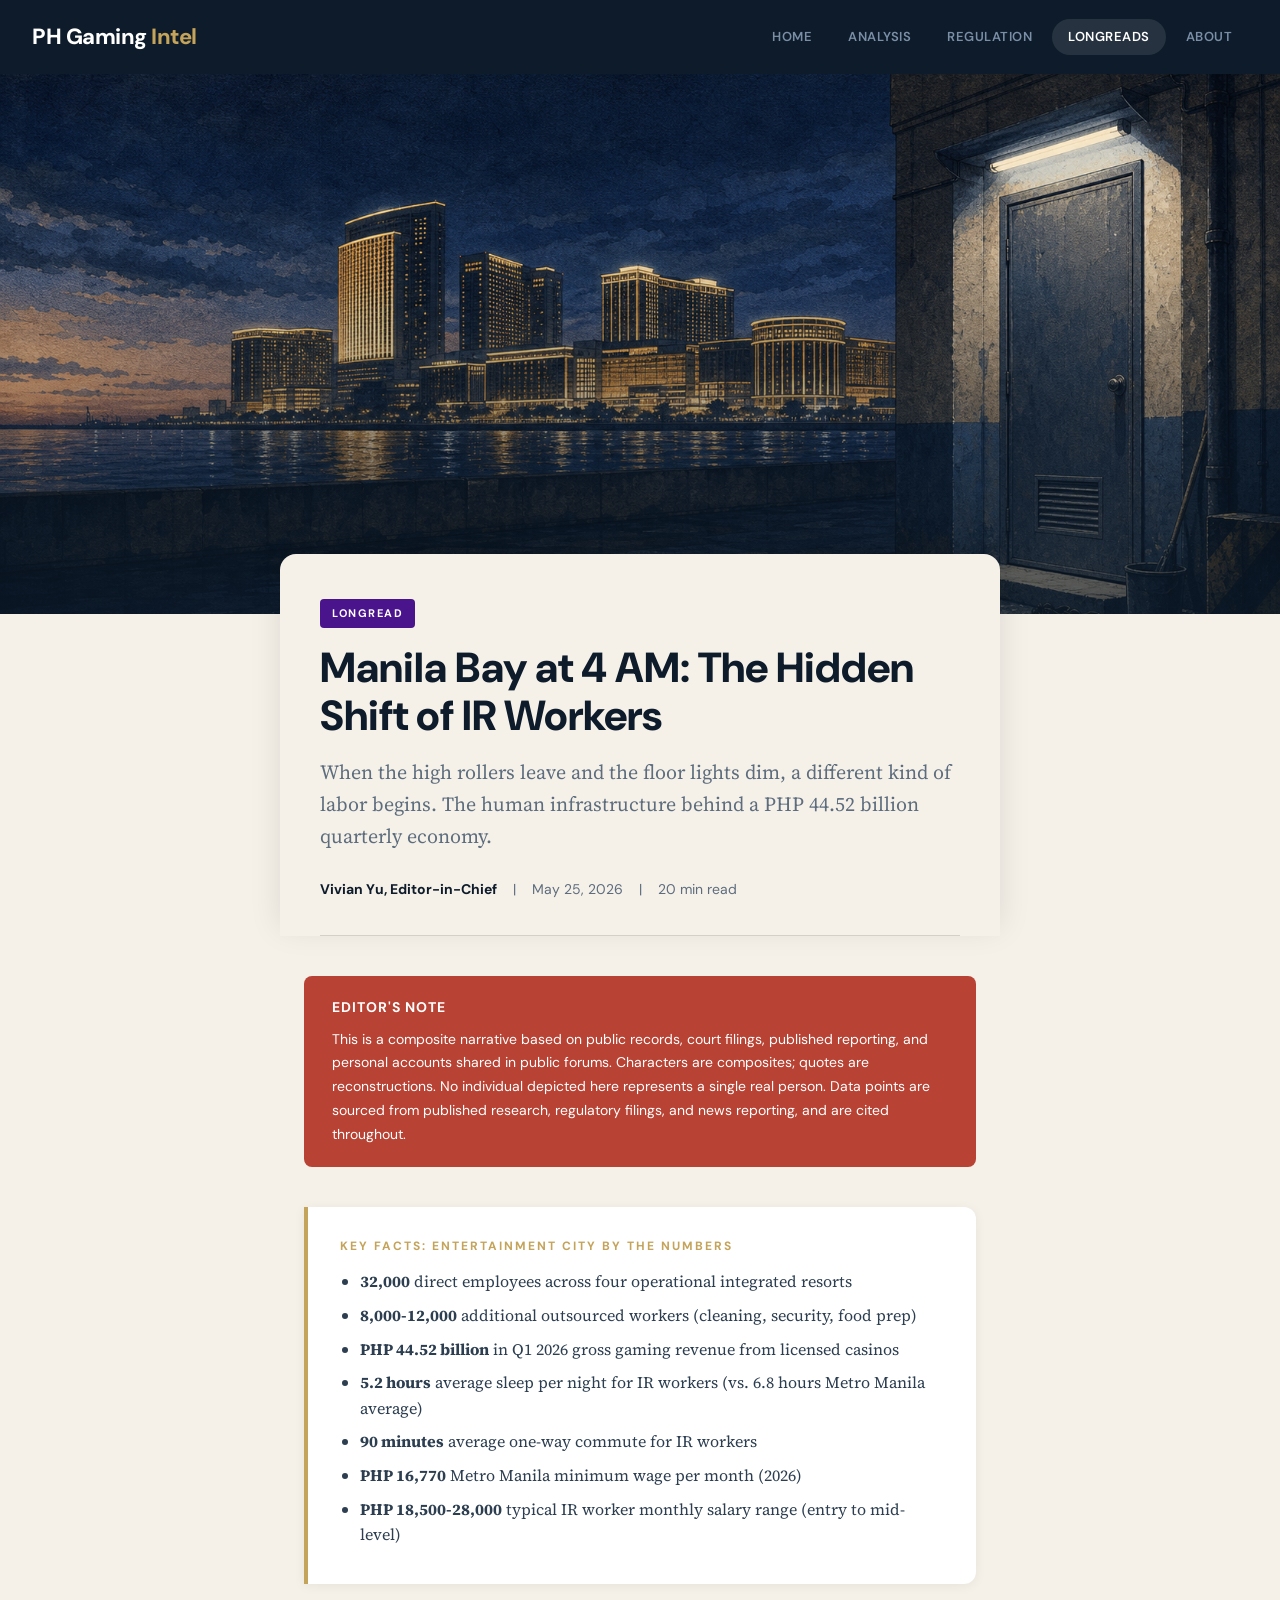
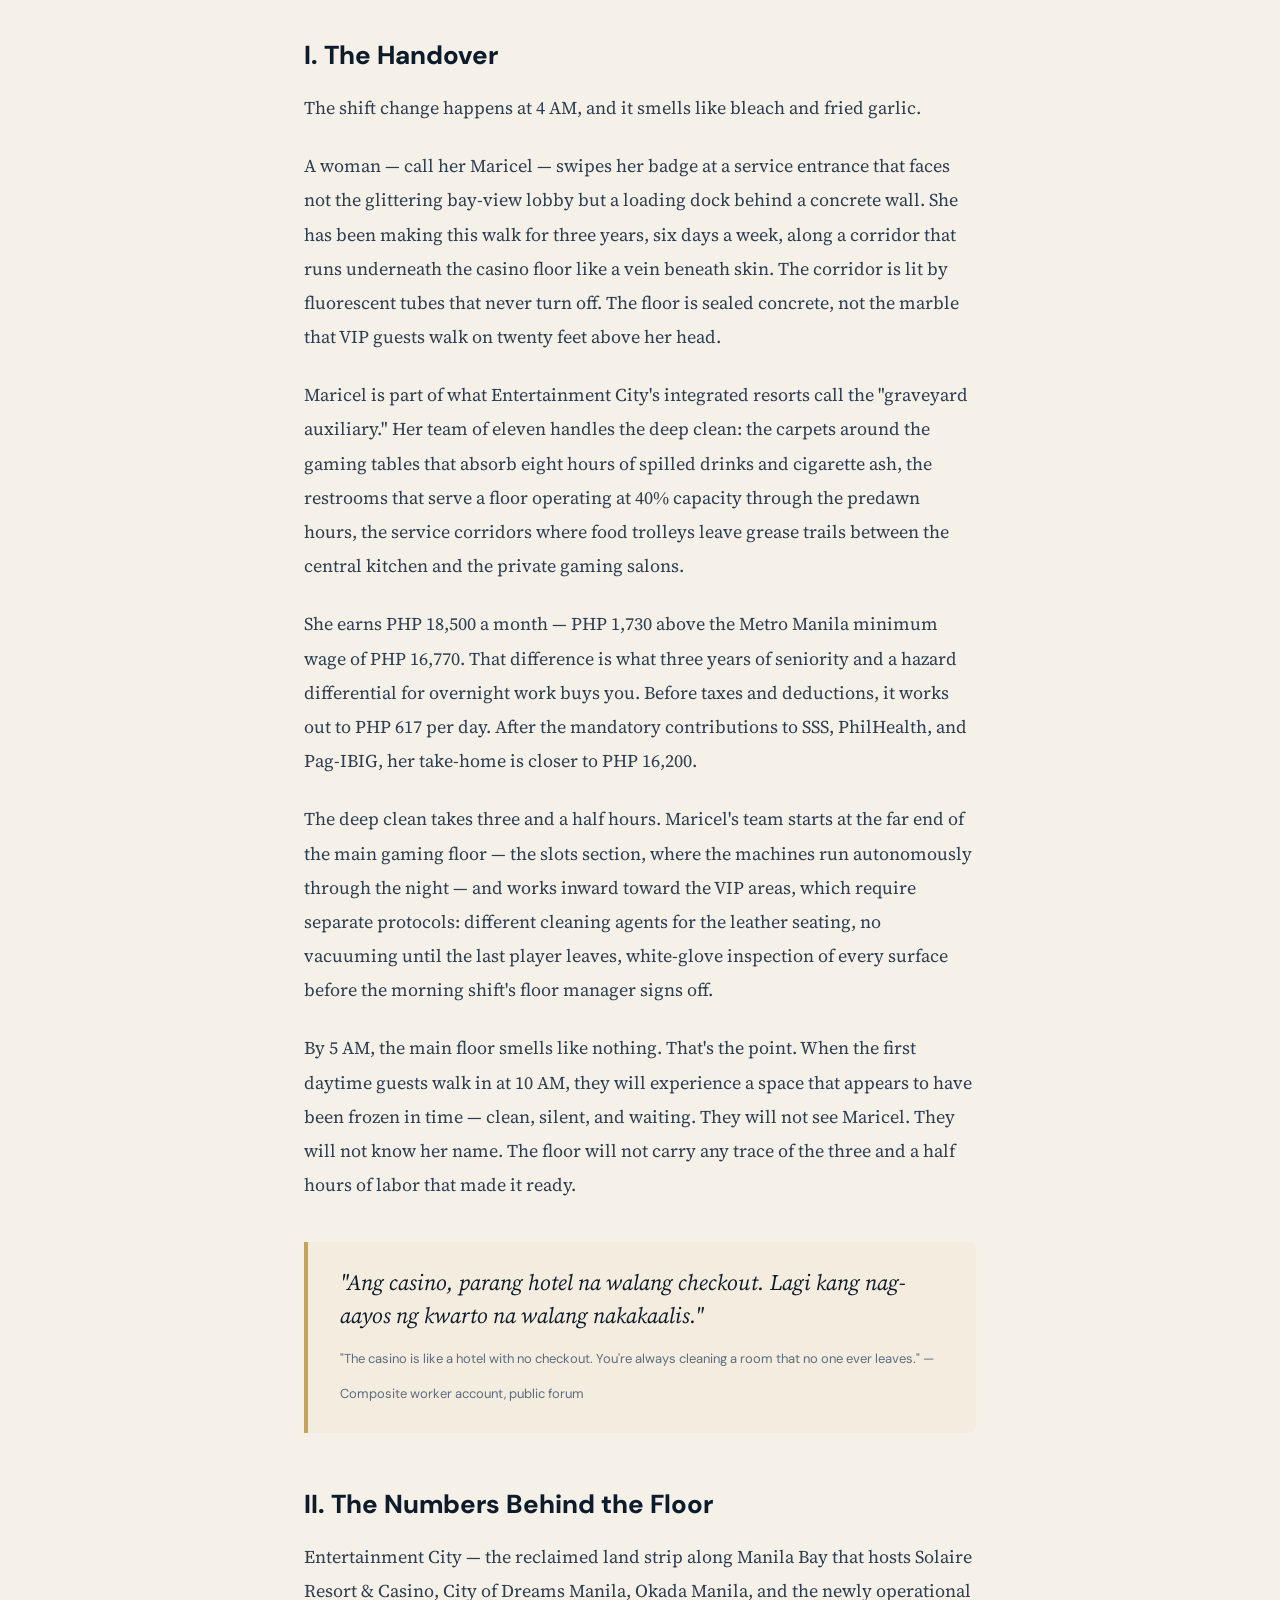
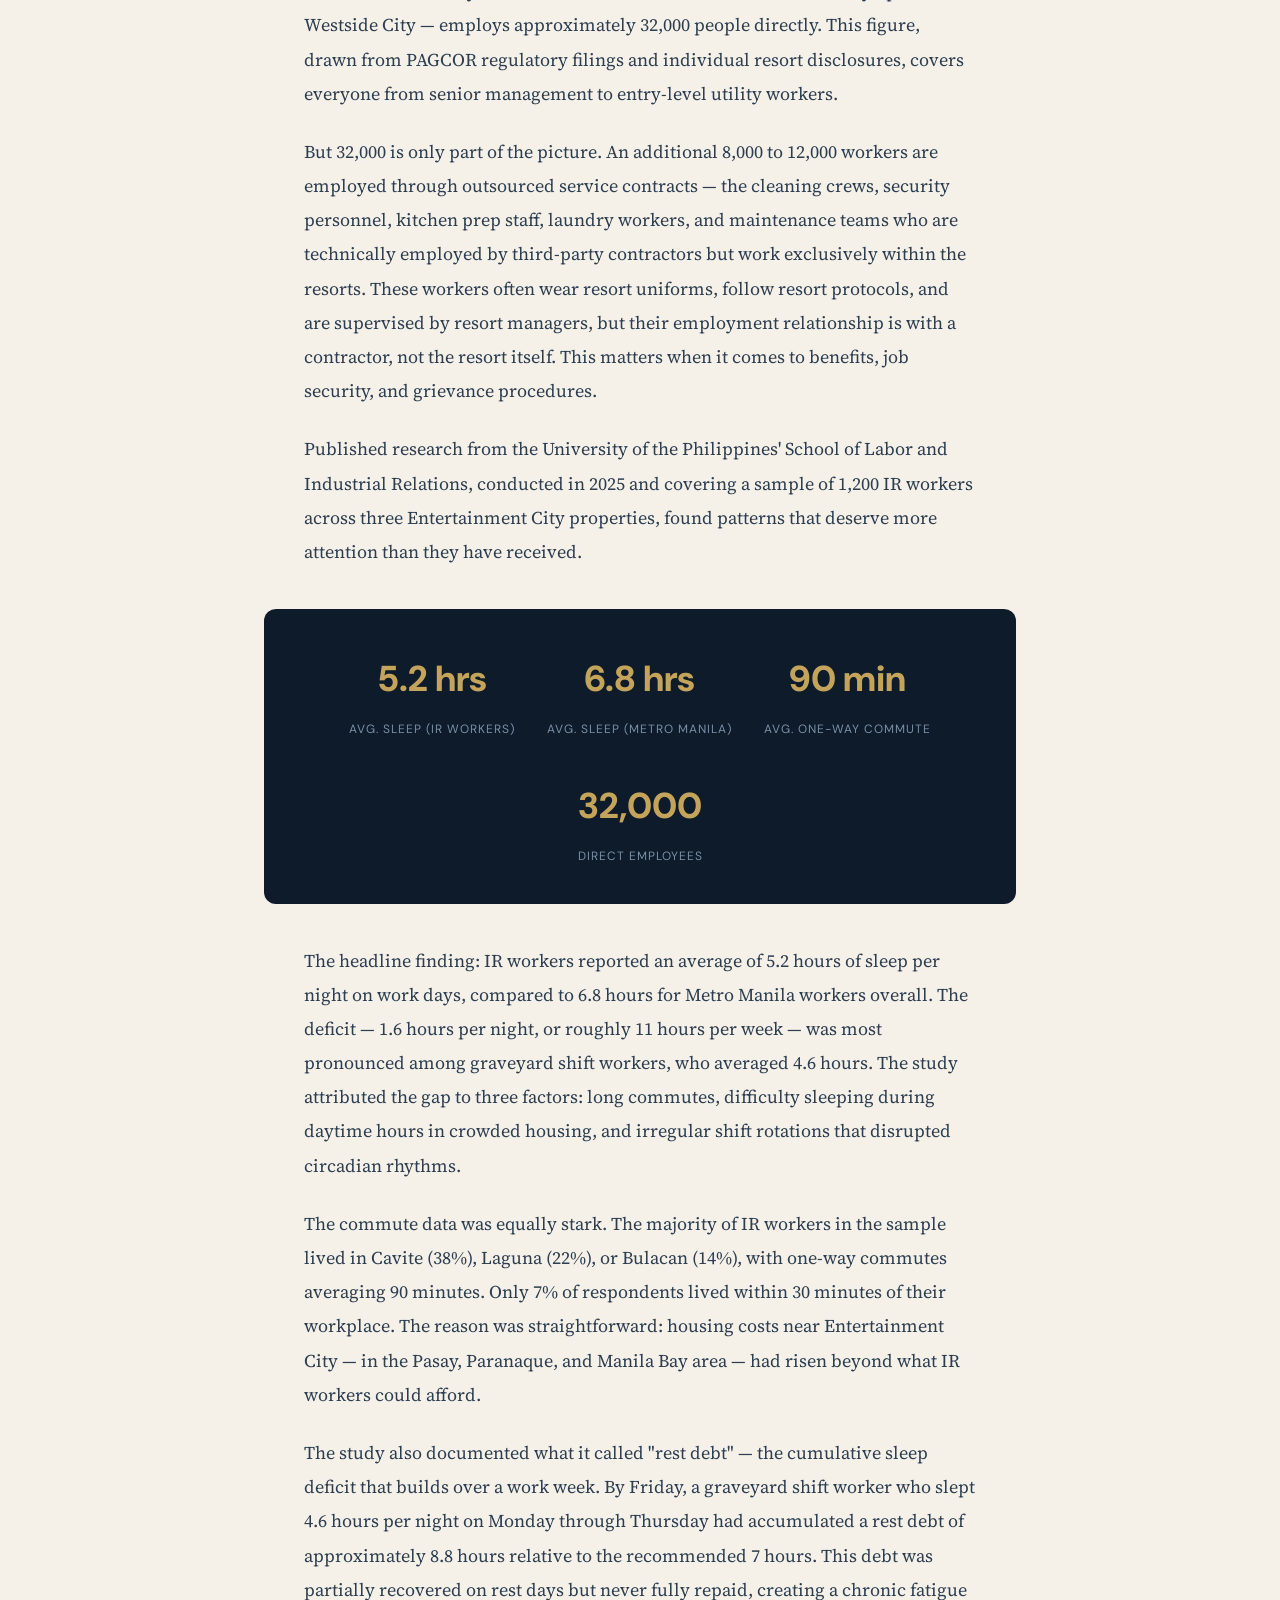
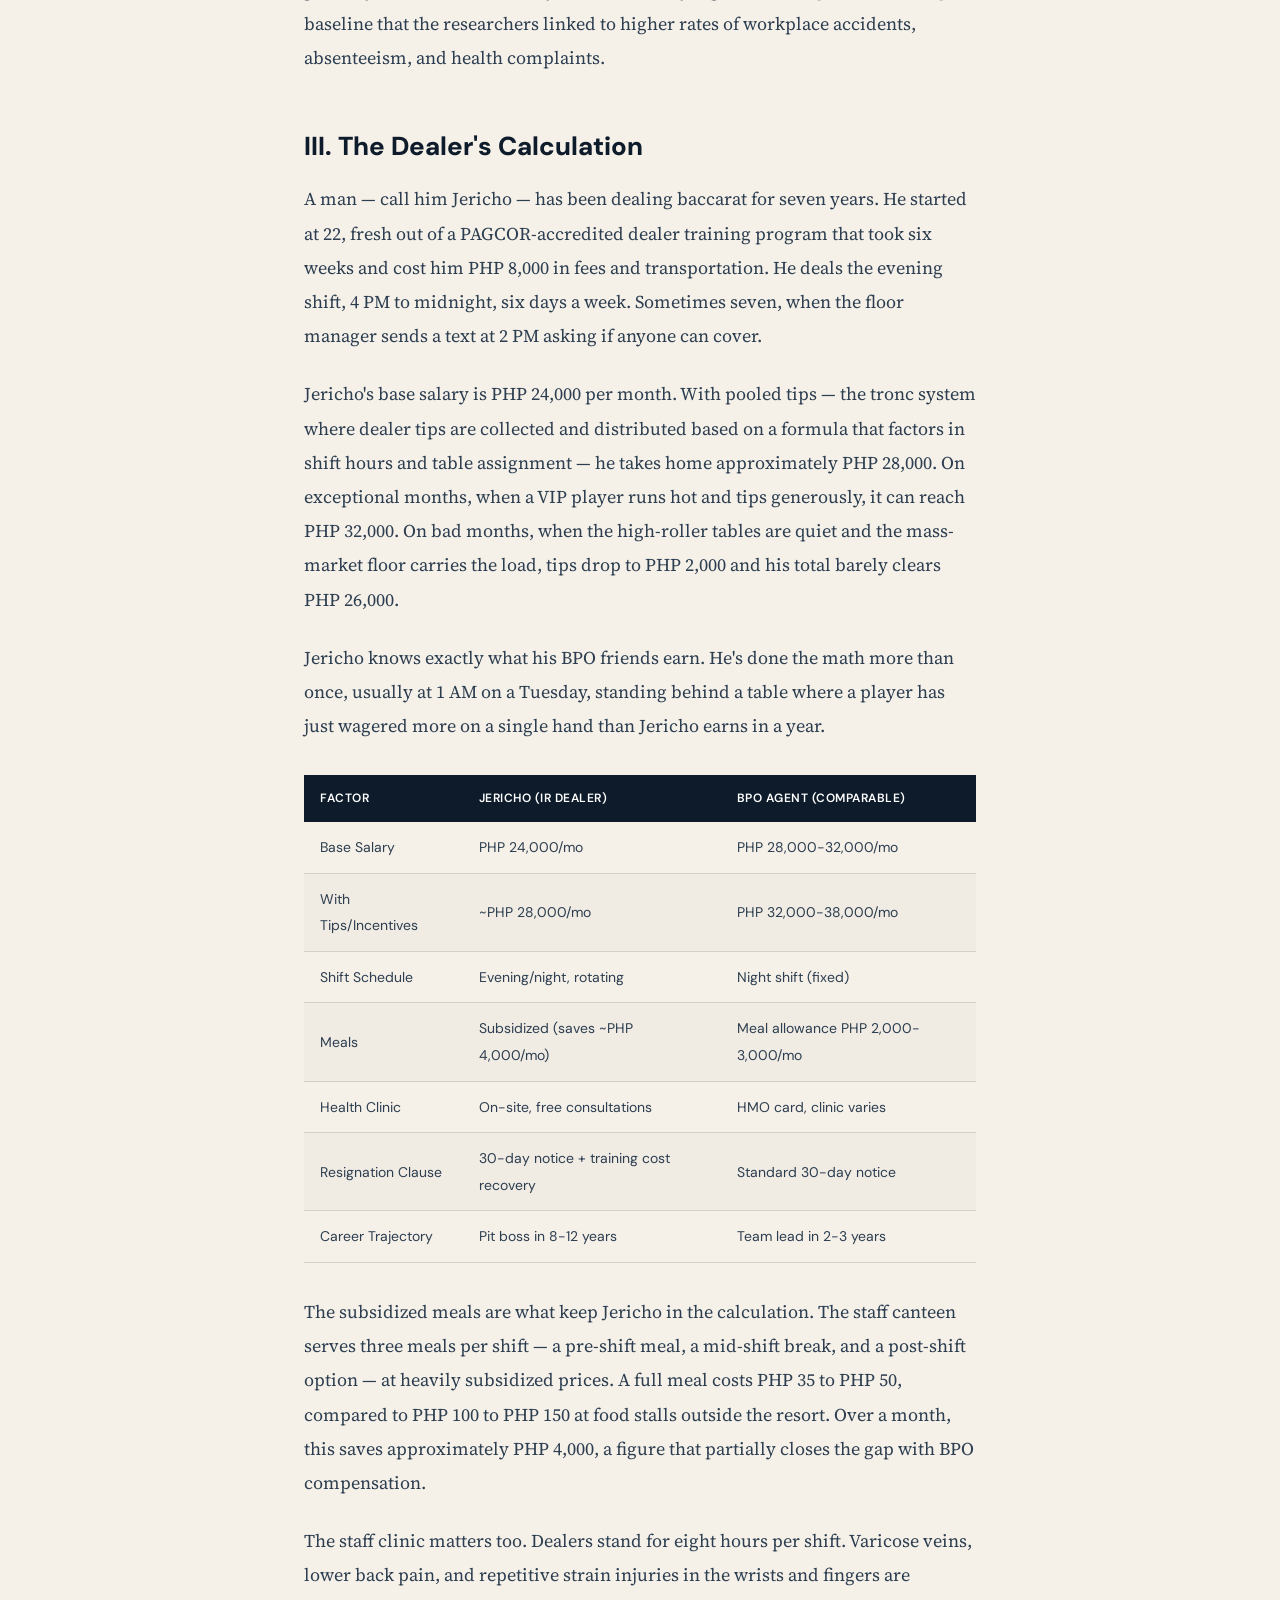
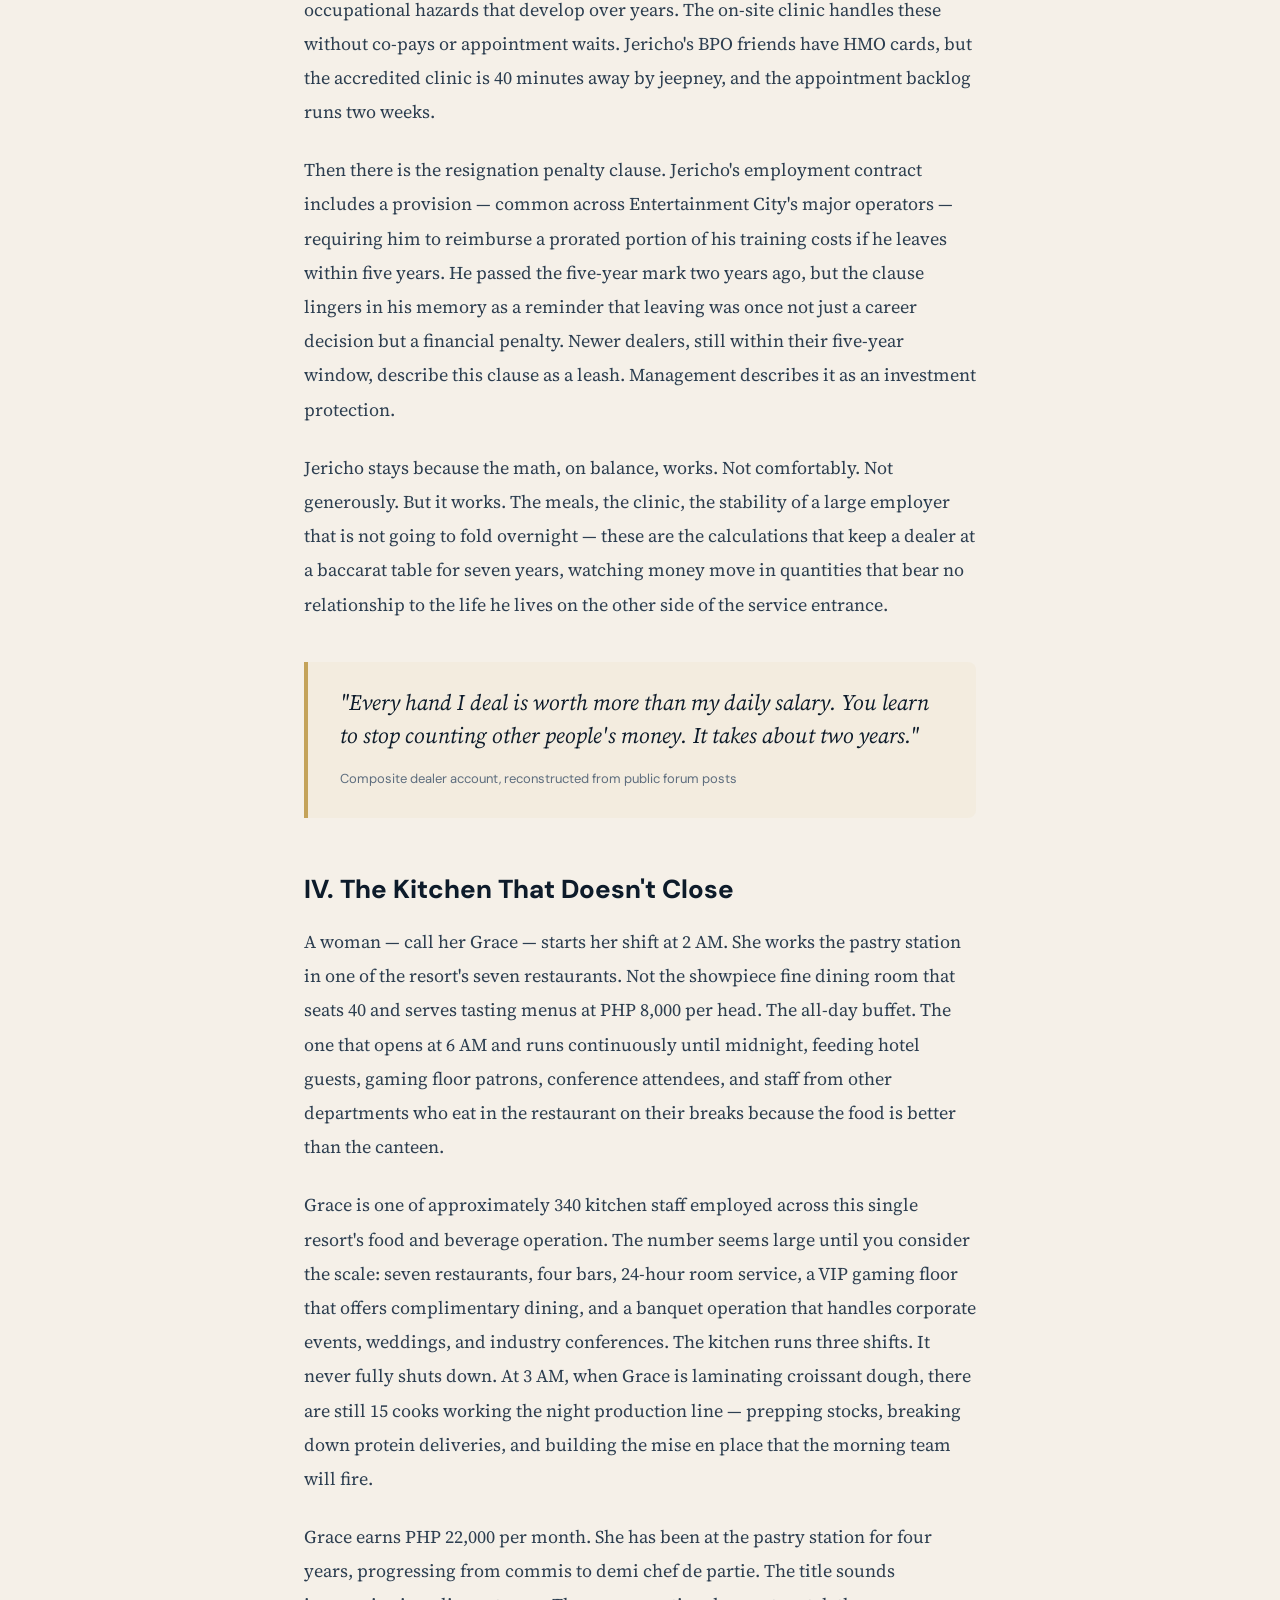
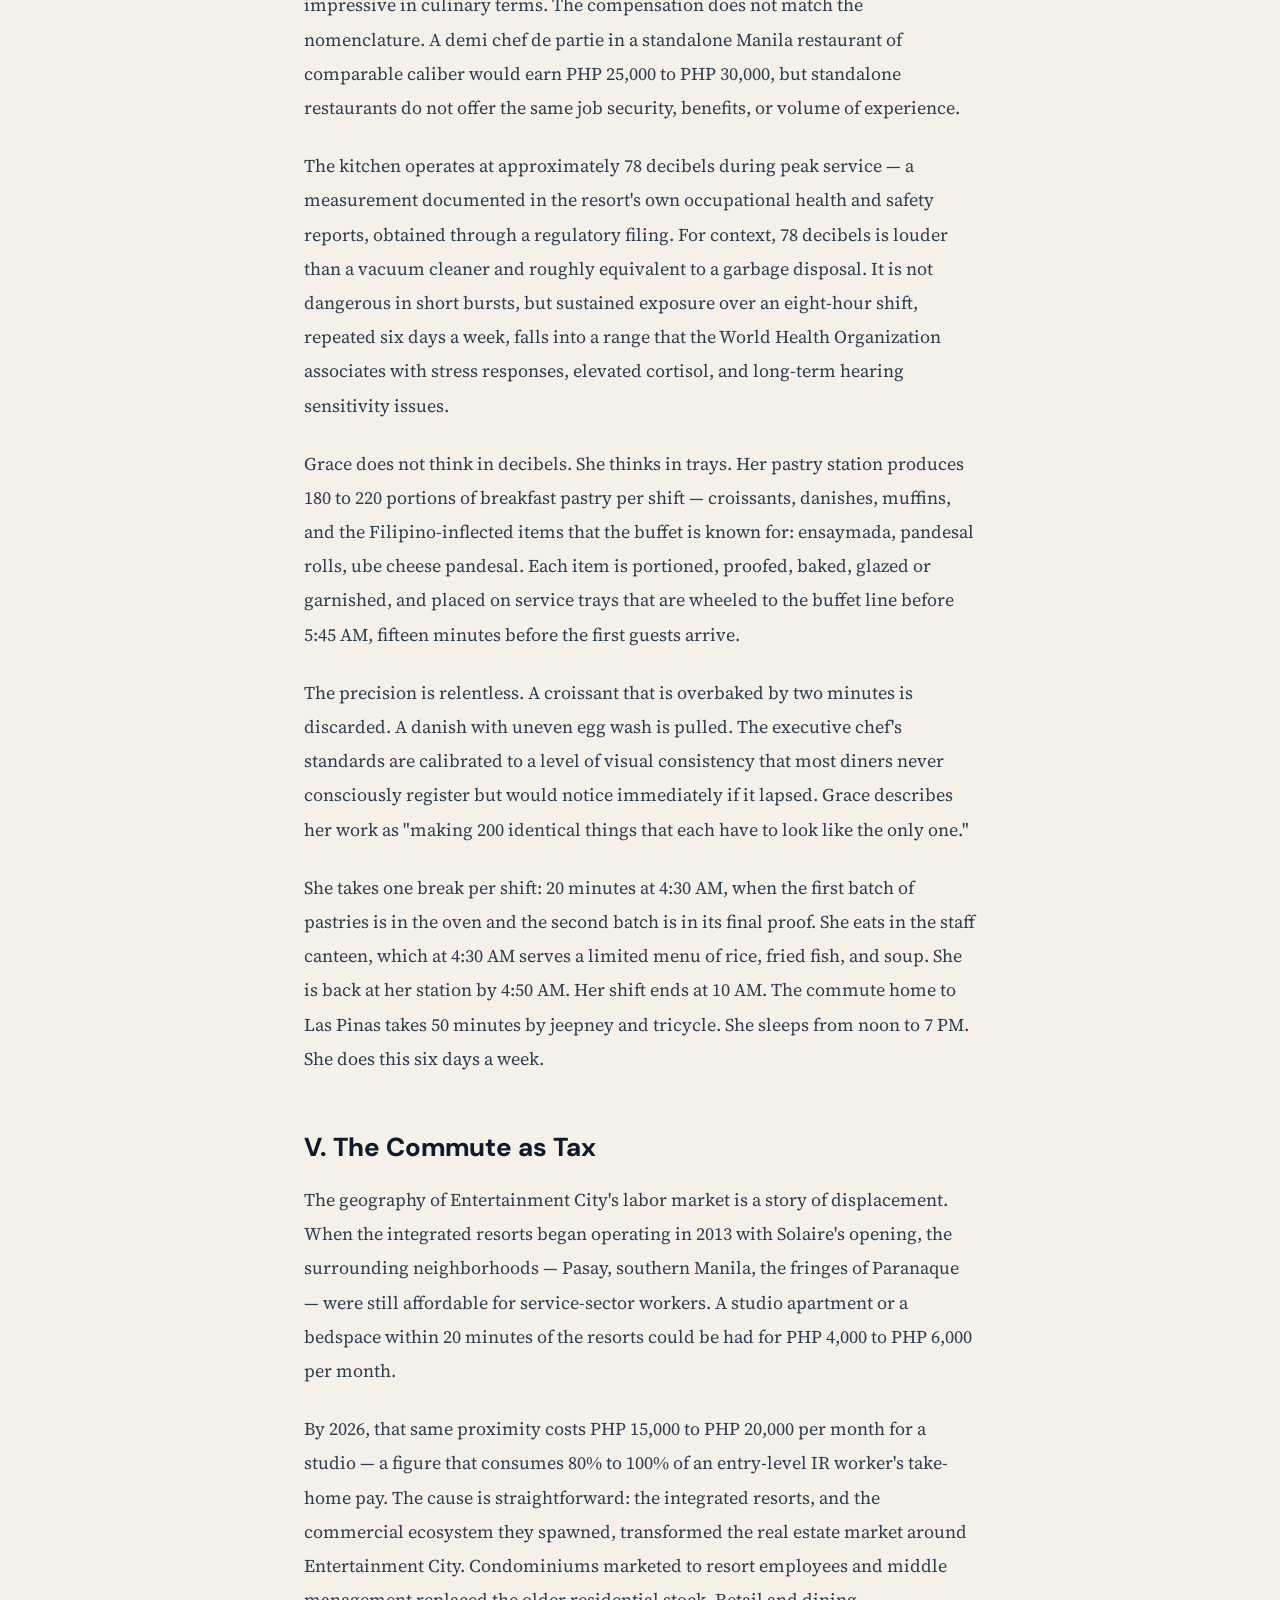
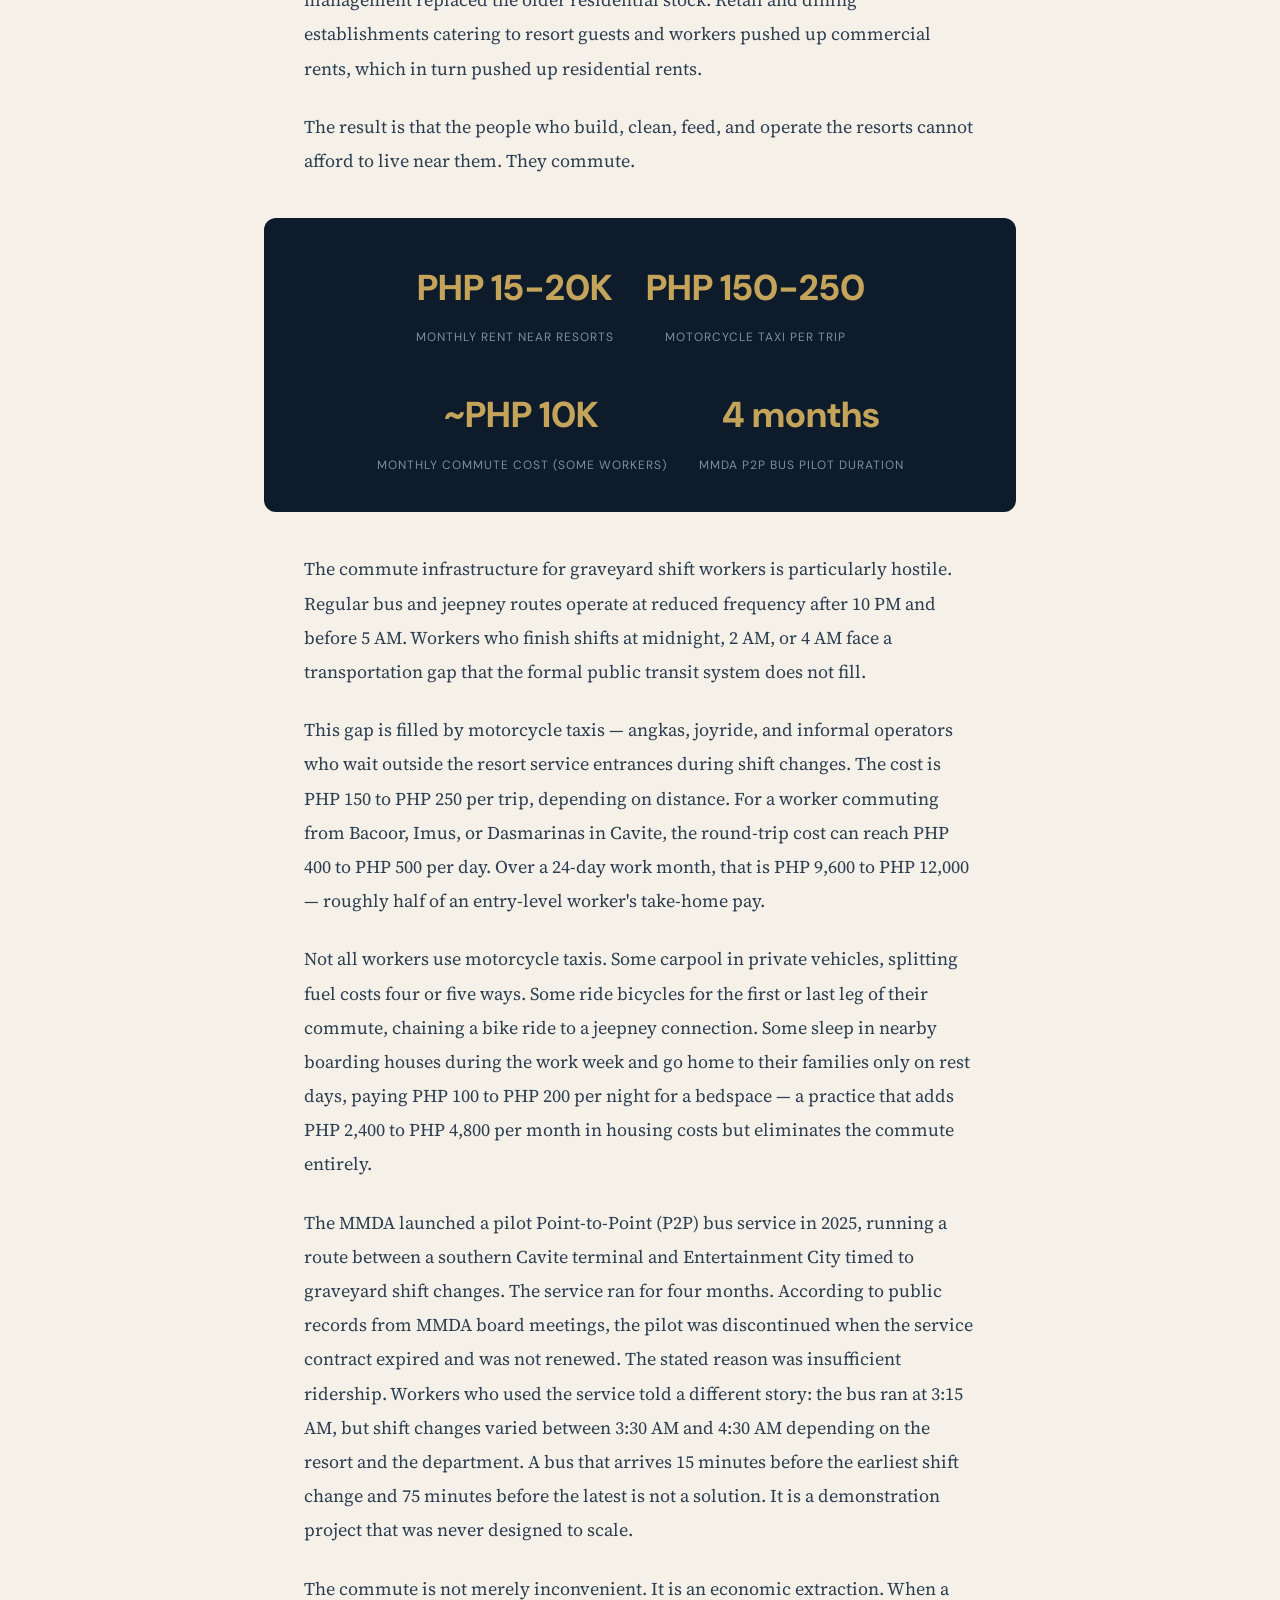
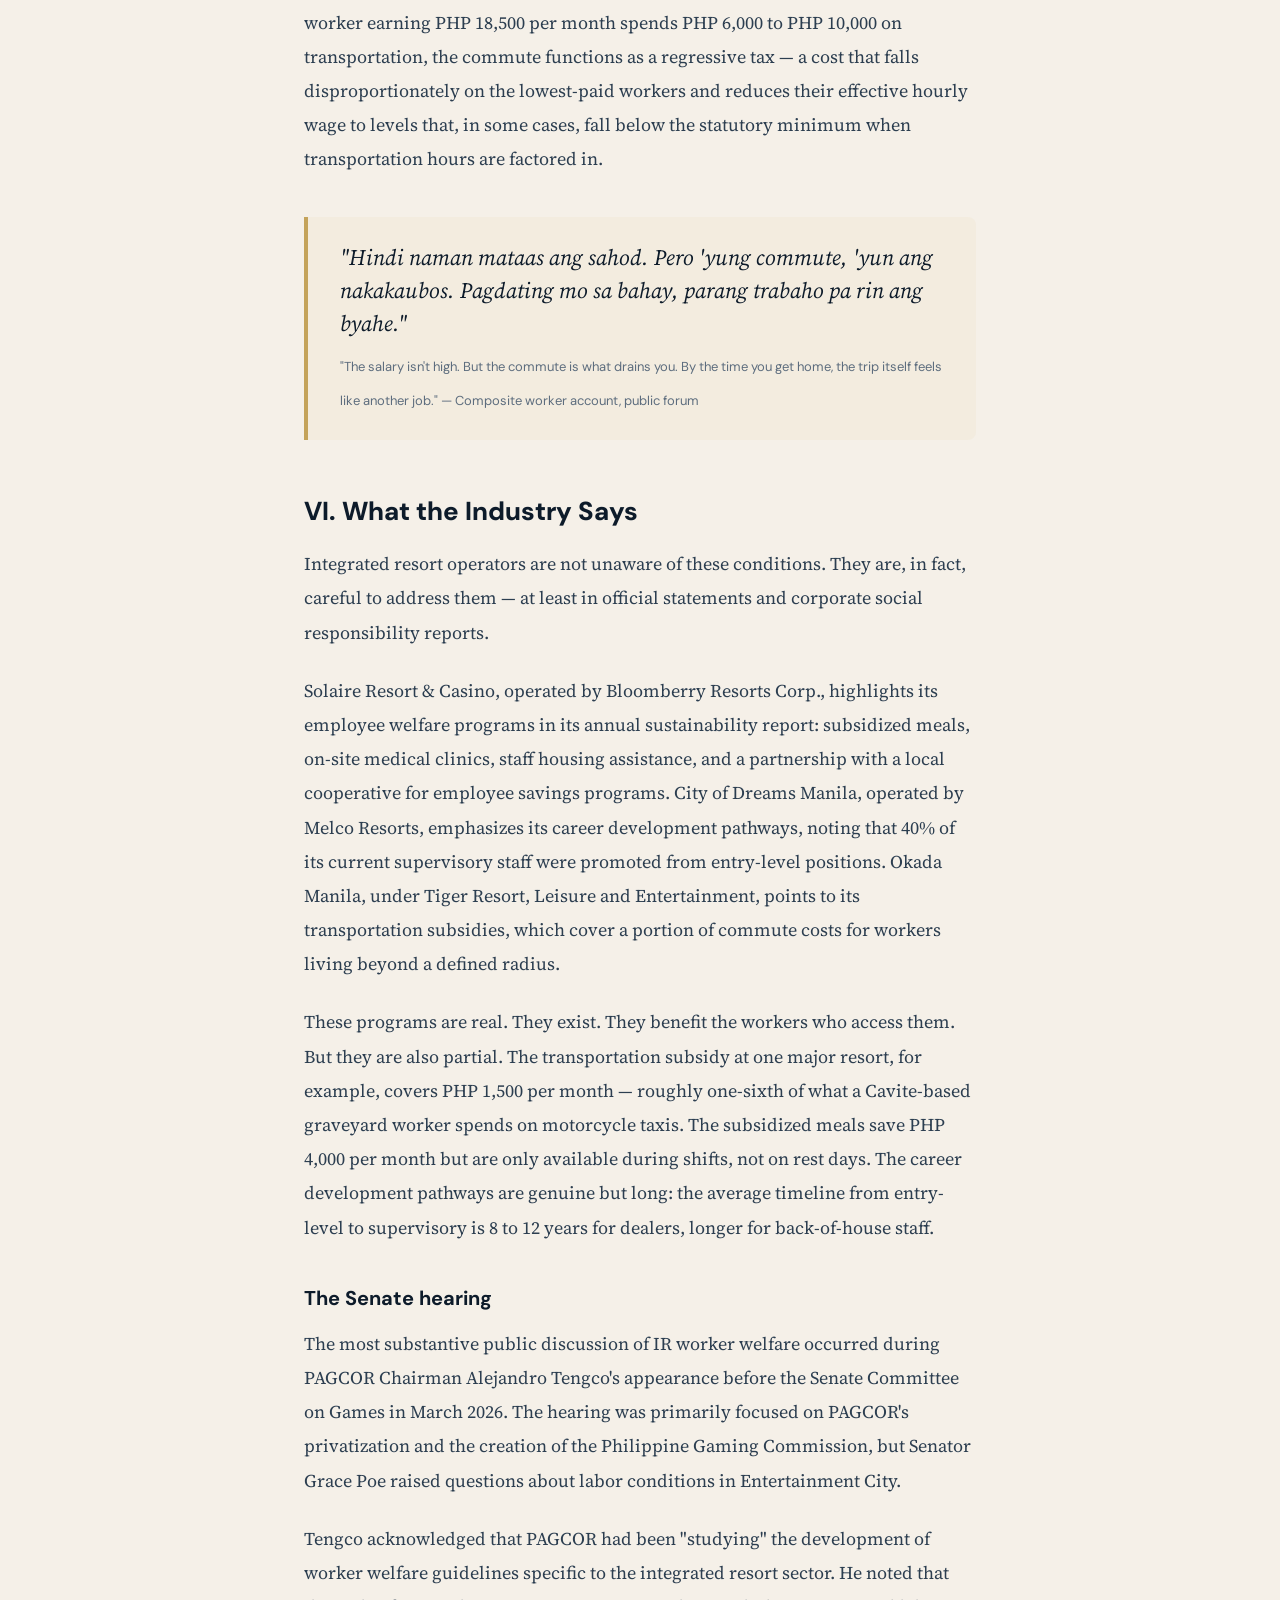
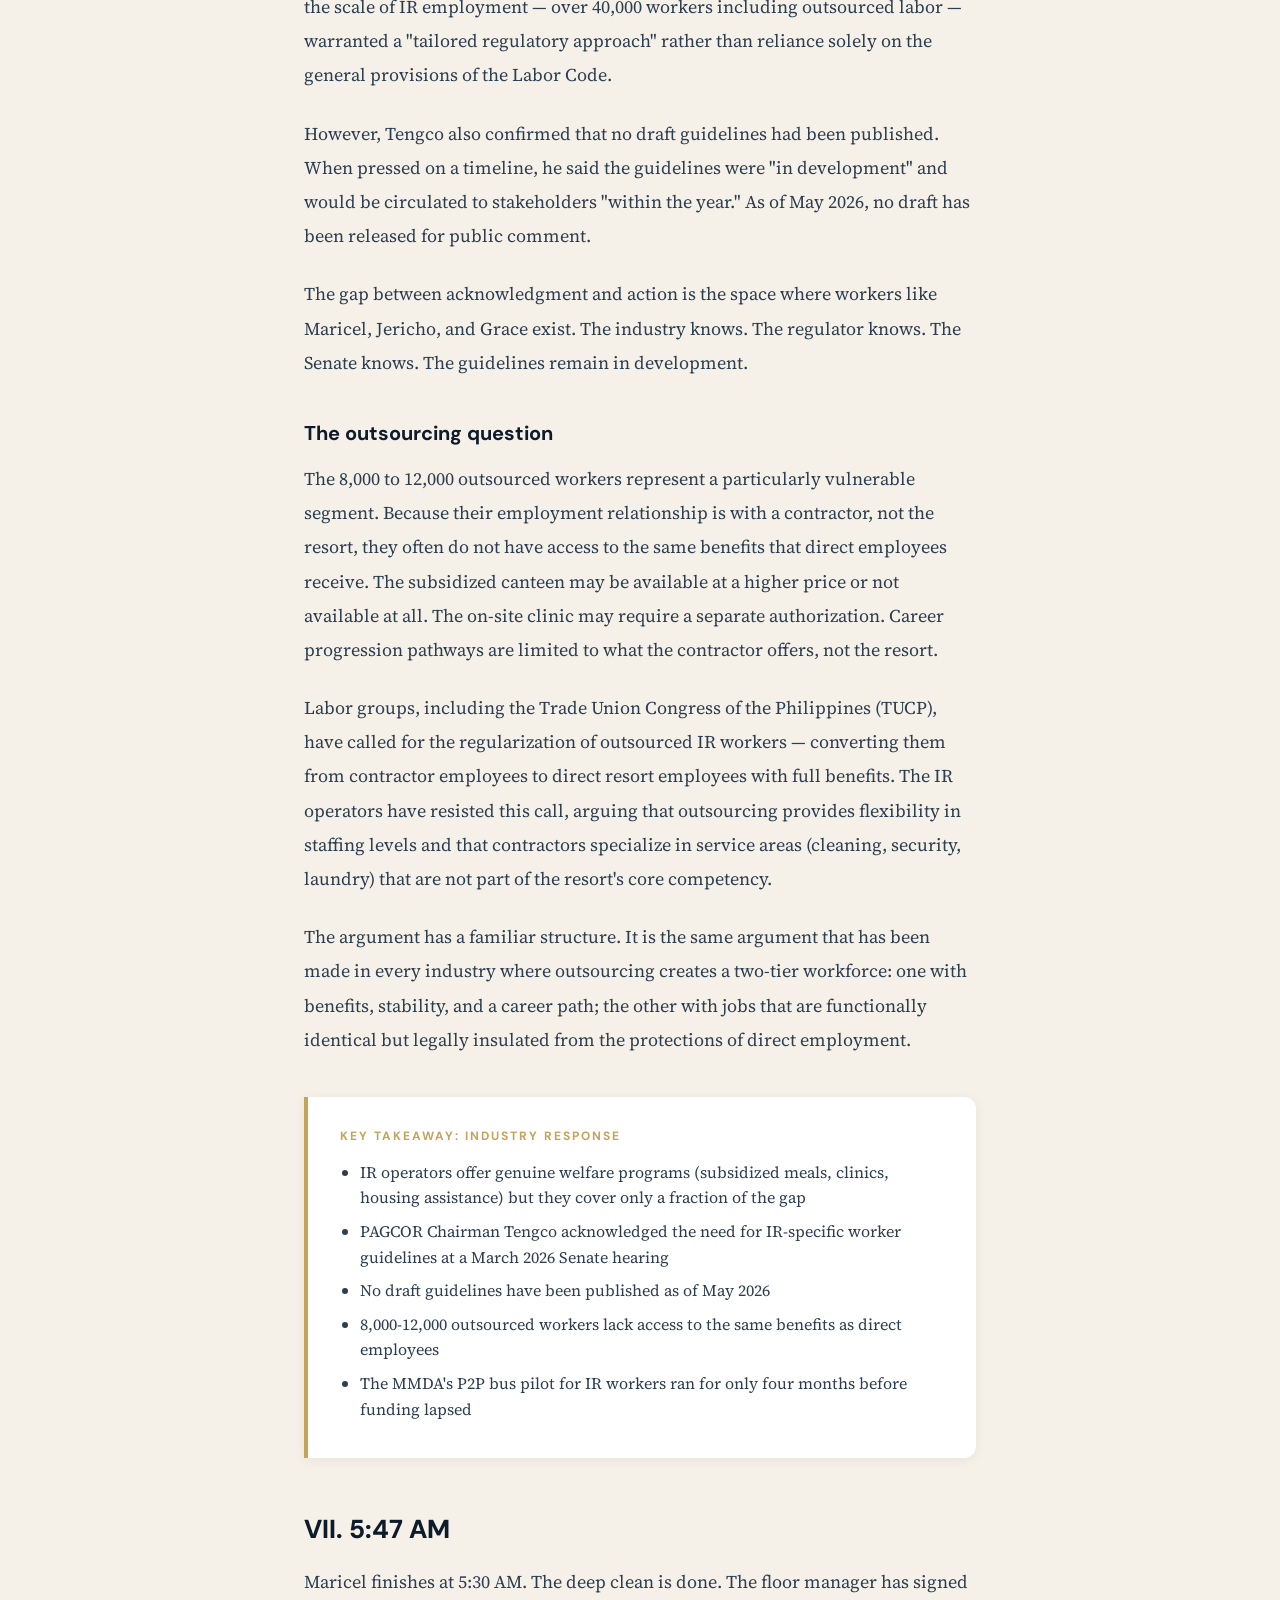
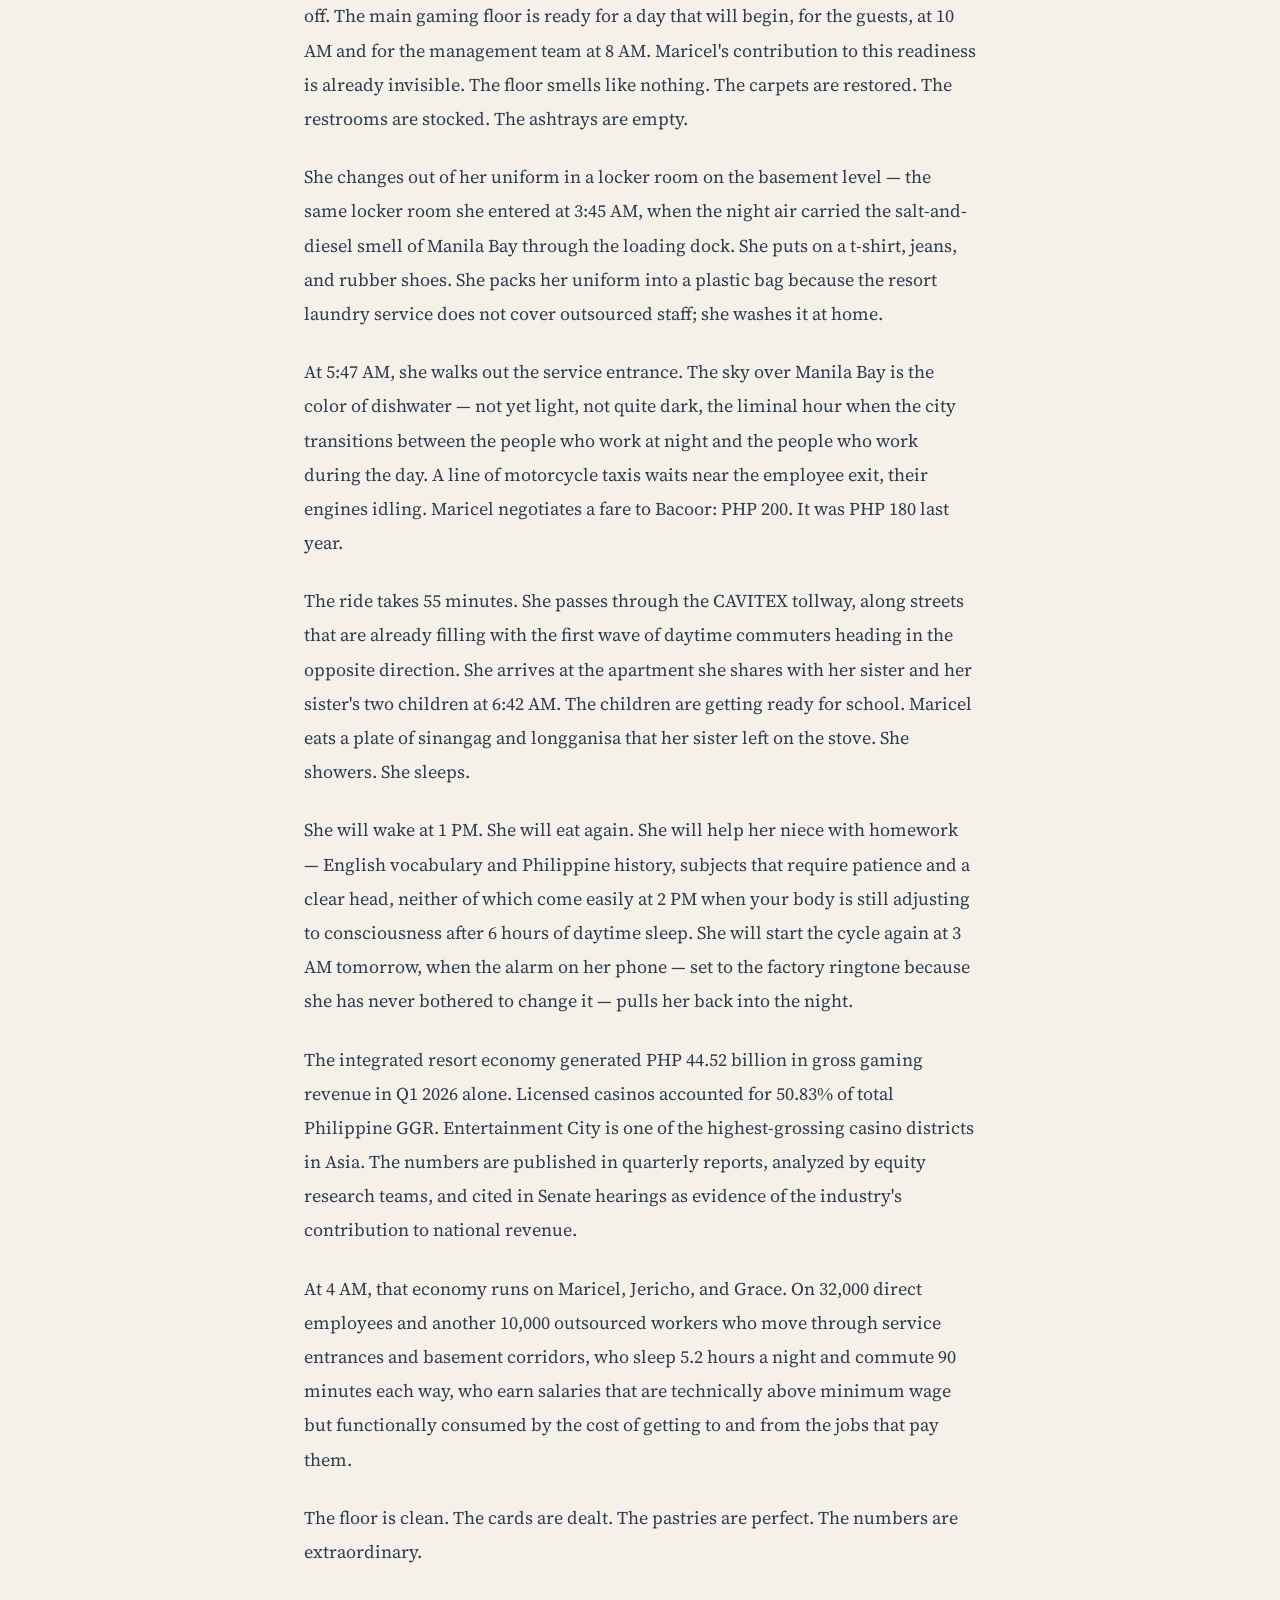
<file: articles/manila-bay-4am-ir-workers.html>
<!DOCTYPE html>
<html lang="en">
<head>
<meta charset="UTF-8">
<meta name="viewport" content="width=device-width, initial-scale=1.0">
<title>Manila Bay at 4 AM: The Hidden Shift of IR Workers | PH Gaming Intel</title>
<meta name="description" content="When the high rollers leave and the floor lights dim, a different kind of labor begins. A composite narrative of integrated resort workers in Entertainment City, drawn from public records, court filings, and personal accounts.">
<meta name="robots" content="index, follow, max-snippet:-1, max-image-preview:large">
<meta name="author" content="Vivian Yu">

<!-- OpenGraph -->
<meta property="og:title" content="Manila Bay at 4 AM: The Hidden Shift of IR Workers">
<meta property="og:description" content="32,000 direct employees. PHP18,500/month starting pay. 5.2 hours of sleep. The human infrastructure behind Manila's integrated resort economy.">
<meta property="og:image" content="../hero/manila-bay-4am-hidden-shift-ir-workers.png">
<meta property="og:type" content="article">
<meta property="og:site_name" content="PH Gaming Intel">
<meta property="article:published_time" content="2026-05-25T08:00:00+08:00">
<meta property="article:author" content="Vivian Yu">
<meta property="article:section" content="Longread">

<!-- Twitter Card -->
<meta name="twitter:card" content="summary_large_image">
<meta name="twitter:title" content="Manila Bay at 4 AM: The Hidden Shift of IR Workers">
<meta name="twitter:description" content="32,000 direct employees, 5.2 hours of sleep, PHP44.52 billion in Q1 GGR. The human cost behind Entertainment City.">
<meta name="twitter:image" content="../hero/manila-bay-4am-hidden-shift-ir-workers.png">

<link rel="stylesheet" href="../styles.css">

<!-- JSON-LD: NewsArticle -->
<script type="application/ld+json">
{
  "@context": "https://schema.org",
  "@type": "NewsArticle",
  "headline": "Manila Bay at 4 AM: The Hidden Shift of IR Workers",
  "description": "A composite narrative exploring the lives of integrated resort workers in Manila's Entertainment City — the cleaners, dealers, and kitchen staff who power the Philippines' casino economy during the graveyard shift.",
  "image": "../hero/manila-bay-4am-hidden-shift-ir-workers.png",
  "datePublished": "2026-05-25T08:00:00+08:00",
  "dateModified": "2026-05-25T08:00:00+08:00",
  "author": {
    "@type": "Person",
    "name": "Vivian Yu",
    "jobTitle": "Editor-in-Chief",
    "url": "https://phgamingintel.com/author/vivian-yu"
  },
  "publisher": {
    "@type": "Organization",
    "name": "PH Gaming Intel",
    "logo": {
      "@type": "ImageObject",
      "url": "https://phgamingintel.com/logo.png"
    }
  },
  "mainEntityOfPage": {
    "@type": "WebPage",
    "@id": "https://phgamingintel.com/articles/manila-bay-4am-ir-workers"
  }
}
</script>

<!-- JSON-LD: FAQPage -->
<script type="application/ld+json">
{
  "@context": "https://schema.org",
  "@type": "FAQPage",
  "mainEntity": [
    {
      "@type": "Question",
      "name": "How many people work at Manila's Entertainment City integrated resorts?",
      "acceptedAnswer": {
        "@type": "Answer",
        "text": "Manila's Entertainment City employs approximately 32,000 people directly across its four operational integrated resorts (Solaire, City of Dreams, Okada Manila, and Westside City). An additional 8,000 to 12,000 workers are employed through outsourced service contracts for cleaning, security, food preparation, and maintenance. Total workforce including outsourced labor is estimated at 40,000 to 44,000."
      }
    },
    {
      "@type": "Question",
      "name": "What is the average salary for integrated resort workers in the Philippines?",
      "acceptedAnswer": {
        "@type": "Answer",
        "text": "Entry-level positions (cleaners, utility workers, kitchen assistants) typically earn PHP 16,770 to PHP 19,000 per month. Dealers earn PHP 22,000 to PHP 28,000 including pooled tips. Kitchen staff earn PHP 18,000 to PHP 24,000 depending on specialization. These wages are close to or slightly above Metro Manila minimum wage (PHP 16,770/month as of 2026) but significantly below comparable BPO industry positions."
      }
    },
    {
      "@type": "Question",
      "name": "What are the working conditions like for casino workers in Manila?",
      "acceptedAnswer": {
        "@type": "Answer",
        "text": "Published research from the University of the Philippines found that IR workers reported an average of 5.2 hours of sleep per night on work days, compared to 6.8 hours for Metro Manila workers overall. Most IR workers live in Cavite, Laguna, or Bulacan with one-way commutes averaging 90 minutes. Graveyard shift workers face additional challenges including disrupted circadian rhythms and limited public transportation options."
      }
    },
    {
      "@type": "Question",
      "name": "How much revenue do Manila's integrated resorts generate?",
      "acceptedAnswer": {
        "@type": "Answer",
        "text": "Manila's licensed casinos, led by Entertainment City's integrated resorts, generated PHP 44.52 billion in gross gaming revenue in Q1 2026 alone, representing 50.83% of total Philippine GGR. This makes the Entertainment City complex one of the highest-grossing casino districts in Asia."
      }
    },
    {
      "@type": "Question",
      "name": "Are there labor protections for casino workers in the Philippines?",
      "acceptedAnswer": {
        "@type": "Answer",
        "text": "Casino workers are covered by the Philippine Labor Code and DOLE regulations, including minimum wage, overtime pay, and holiday premium standards. However, there are no industry-specific labor guidelines for integrated resort workers. PAGCOR Chairman Tengco acknowledged during a March 2026 Senate hearing that draft welfare guidelines for IR workers had not yet been published, despite being discussed since 2024."
      }
    }
  ]
}
</script>

<!-- JSON-LD: BreadcrumbList -->
<script type="application/ld+json">
{
  "@context": "https://schema.org",
  "@type": "BreadcrumbList",
  "itemListElement": [
    {
      "@type": "ListItem",
      "position": 1,
      "name": "Home",
      "item": "https://phgamingintel.com/"
    },
    {
      "@type": "ListItem",
      "position": 2,
      "name": "Longreads",
      "item": "https://phgamingintel.com/longreads"
    },
    {
      "@type": "ListItem",
      "position": 3,
      "name": "Manila Bay at 4 AM",
      "item": "https://phgamingintel.com/articles/manila-bay-4am-ir-workers"
    }
  ]
}
</script>
</head>
<body>

<!-- HEADER -->
<header class="site-header">
  <div class="header-inner">
    <a href="../index.html" class="logo">PH Gaming <span>Intel</span></a>
    <nav>
      <ul class="nav-pills">
        <li><a href="../index.html">Home</a></li>
        <li><a href="#">Analysis</a></li>
        <li><a href="#">Regulation</a></li>
        <li><a href="#" class="active">Longreads</a></li>
        <li><a href="#">About</a></li>
      </ul>
    </nav>
  </div>
</header>

<!-- HERO -->
<div class="article-hero">
  <img src="../hero/manila-bay-4am-hidden-shift-ir-workers.png" alt="Manila Bay at 4 AM — the service entrance of an integrated resort during the graveyard shift change">
  <div class="overlay"></div>
</div>

<!-- ARTICLE HEADER -->
<div class="article-header">
  <span class="tag tag-longread">Longread</span>
  <h1>Manila Bay at 4 AM: The Hidden Shift of IR Workers</h1>
  <p class="dek">When the high rollers leave and the floor lights dim, a different kind of labor begins. The human infrastructure behind a PHP 44.52 billion quarterly economy.</p>
  <div class="article-byline">
    <div class="author-name">Vivian Yu, Editor-in-Chief</div>
    <span>|</span>
    <time datetime="2026-05-25">May 25, 2026</time>
    <span>|</span>
    <span>20 min read</span>
  </div>
</div>

<!-- ARTICLE CONTENT -->
<article class="article-content">

  <!-- EDITOR'S NOTE -->
  <div class="editors-note">
    <strong>Editor's Note</strong>
    This is a composite narrative based on public records, court filings, published reporting, and personal accounts shared in public forums. Characters are composites; quotes are reconstructions. No individual depicted here represents a single real person. Data points are sourced from published research, regulatory filings, and news reporting, and are cited throughout.
  </div>

  <!-- KEY FACTS SIDEBAR -->
  <div class="key-takeaway">
    <h4>Key Facts: Entertainment City by the Numbers</h4>
    <ul>
      <li><strong>32,000</strong> direct employees across four operational integrated resorts</li>
      <li><strong>8,000-12,000</strong> additional outsourced workers (cleaning, security, food prep)</li>
      <li><strong>PHP 44.52 billion</strong> in Q1 2026 gross gaming revenue from licensed casinos</li>
      <li><strong>5.2 hours</strong> average sleep per night for IR workers (vs. 6.8 hours Metro Manila average)</li>
      <li><strong>90 minutes</strong> average one-way commute for IR workers</li>
      <li><strong>PHP 16,770</strong> Metro Manila minimum wage per month (2026)</li>
      <li><strong>PHP 18,500-28,000</strong> typical IR worker monthly salary range (entry to mid-level)</li>
    </ul>
  </div>

  <h2>I. The Handover</h2>

  <p>The shift change happens at 4 AM, and it smells like bleach and fried garlic.</p>

  <p>A woman &mdash; call her Maricel &mdash; swipes her badge at a service entrance that faces not the glittering bay-view lobby but a loading dock behind a concrete wall. She has been making this walk for three years, six days a week, along a corridor that runs underneath the casino floor like a vein beneath skin. The corridor is lit by fluorescent tubes that never turn off. The floor is sealed concrete, not the marble that VIP guests walk on twenty feet above her head.</p>

  <p>Maricel is part of what Entertainment City's integrated resorts call the "graveyard auxiliary." Her team of eleven handles the deep clean: the carpets around the gaming tables that absorb eight hours of spilled drinks and cigarette ash, the restrooms that serve a floor operating at 40% capacity through the predawn hours, the service corridors where food trolleys leave grease trails between the central kitchen and the private gaming salons.</p>

  <p>She earns PHP 18,500 a month &mdash; PHP 1,730 above the Metro Manila minimum wage of PHP 16,770. That difference is what three years of seniority and a hazard differential for overnight work buys you. Before taxes and deductions, it works out to PHP 617 per day. After the mandatory contributions to SSS, PhilHealth, and Pag-IBIG, her take-home is closer to PHP 16,200.</p>

  <p>The deep clean takes three and a half hours. Maricel's team starts at the far end of the main gaming floor &mdash; the slots section, where the machines run autonomously through the night &mdash; and works inward toward the VIP areas, which require separate protocols: different cleaning agents for the leather seating, no vacuuming until the last player leaves, white-glove inspection of every surface before the morning shift's floor manager signs off.</p>

  <p>By 5 AM, the main floor smells like nothing. That's the point. When the first daytime guests walk in at 10 AM, they will experience a space that appears to have been frozen in time &mdash; clean, silent, and waiting. They will not see Maricel. They will not know her name. The floor will not carry any trace of the three and a half hours of labor that made it ready.</p>

  <div class="pull-quote">
    <p>"Ang casino, parang hotel na walang checkout. Lagi kang nag-aayos ng kwarto na walang nakakaalis."</p>
    <cite>"The casino is like a hotel with no checkout. You're always cleaning a room that no one ever leaves." &mdash; Composite worker account, public forum</cite>
  </div>

  <h2>II. The Numbers Behind the Floor</h2>

  <p>Entertainment City &mdash; the reclaimed land strip along Manila Bay that hosts Solaire Resort & Casino, City of Dreams Manila, Okada Manila, and the newly operational Westside City &mdash; employs approximately 32,000 people directly. This figure, drawn from PAGCOR regulatory filings and individual resort disclosures, covers everyone from senior management to entry-level utility workers.</p>

  <p>But 32,000 is only part of the picture. An additional 8,000 to 12,000 workers are employed through outsourced service contracts &mdash; the cleaning crews, security personnel, kitchen prep staff, laundry workers, and maintenance teams who are technically employed by third-party contractors but work exclusively within the resorts. These workers often wear resort uniforms, follow resort protocols, and are supervised by resort managers, but their employment relationship is with a contractor, not the resort itself. This matters when it comes to benefits, job security, and grievance procedures.</p>

  <p>Published research from the University of the Philippines' School of Labor and Industrial Relations, conducted in 2025 and covering a sample of 1,200 IR workers across three Entertainment City properties, found patterns that deserve more attention than they have received.</p>

  <div class="stat-box">
    <div class="stat-item">
      <div class="stat-num">5.2 hrs</div>
      <div class="stat-label">Avg. Sleep (IR Workers)</div>
    </div>
    <div class="stat-item">
      <div class="stat-num">6.8 hrs</div>
      <div class="stat-label">Avg. Sleep (Metro Manila)</div>
    </div>
    <div class="stat-item">
      <div class="stat-num">90 min</div>
      <div class="stat-label">Avg. One-Way Commute</div>
    </div>
    <div class="stat-item">
      <div class="stat-num">32,000</div>
      <div class="stat-label">Direct Employees</div>
    </div>
  </div>

  <p>The headline finding: IR workers reported an average of 5.2 hours of sleep per night on work days, compared to 6.8 hours for Metro Manila workers overall. The deficit &mdash; 1.6 hours per night, or roughly 11 hours per week &mdash; was most pronounced among graveyard shift workers, who averaged 4.6 hours. The study attributed the gap to three factors: long commutes, difficulty sleeping during daytime hours in crowded housing, and irregular shift rotations that disrupted circadian rhythms.</p>

  <p>The commute data was equally stark. The majority of IR workers in the sample lived in Cavite (38%), Laguna (22%), or Bulacan (14%), with one-way commutes averaging 90 minutes. Only 7% of respondents lived within 30 minutes of their workplace. The reason was straightforward: housing costs near Entertainment City &mdash; in the Pasay, Paranaque, and Manila Bay area &mdash; had risen beyond what IR workers could afford.</p>

  <p>The study also documented what it called "rest debt" &mdash; the cumulative sleep deficit that builds over a work week. By Friday, a graveyard shift worker who slept 4.6 hours per night on Monday through Thursday had accumulated a rest debt of approximately 8.8 hours relative to the recommended 7 hours. This debt was partially recovered on rest days but never fully repaid, creating a chronic fatigue baseline that the researchers linked to higher rates of workplace accidents, absenteeism, and health complaints.</p>

  <h2>III. The Dealer's Calculation</h2>

  <p>A man &mdash; call him Jericho &mdash; has been dealing baccarat for seven years. He started at 22, fresh out of a PAGCOR-accredited dealer training program that took six weeks and cost him PHP 8,000 in fees and transportation. He deals the evening shift, 4 PM to midnight, six days a week. Sometimes seven, when the floor manager sends a text at 2 PM asking if anyone can cover.</p>

  <p>Jericho's base salary is PHP 24,000 per month. With pooled tips &mdash; the tronc system where dealer tips are collected and distributed based on a formula that factors in shift hours and table assignment &mdash; he takes home approximately PHP 28,000. On exceptional months, when a VIP player runs hot and tips generously, it can reach PHP 32,000. On bad months, when the high-roller tables are quiet and the mass-market floor carries the load, tips drop to PHP 2,000 and his total barely clears PHP 26,000.</p>

  <p>Jericho knows exactly what his BPO friends earn. He's done the math more than once, usually at 1 AM on a Tuesday, standing behind a table where a player has just wagered more on a single hand than Jericho earns in a year.</p>

  <table>
    <thead>
      <tr>
        <th>Factor</th>
        <th>Jericho (IR Dealer)</th>
        <th>BPO Agent (Comparable)</th>
      </tr>
    </thead>
    <tbody>
      <tr>
        <td>Base Salary</td>
        <td>PHP 24,000/mo</td>
        <td>PHP 28,000-32,000/mo</td>
      </tr>
      <tr>
        <td>With Tips/Incentives</td>
        <td>~PHP 28,000/mo</td>
        <td>PHP 32,000-38,000/mo</td>
      </tr>
      <tr>
        <td>Shift Schedule</td>
        <td>Evening/night, rotating</td>
        <td>Night shift (fixed)</td>
      </tr>
      <tr>
        <td>Meals</td>
        <td>Subsidized (saves ~PHP 4,000/mo)</td>
        <td>Meal allowance PHP 2,000-3,000/mo</td>
      </tr>
      <tr>
        <td>Health Clinic</td>
        <td>On-site, free consultations</td>
        <td>HMO card, clinic varies</td>
      </tr>
      <tr>
        <td>Resignation Clause</td>
        <td>30-day notice + training cost recovery</td>
        <td>Standard 30-day notice</td>
      </tr>
      <tr>
        <td>Career Trajectory</td>
        <td>Pit boss in 8-12 years</td>
        <td>Team lead in 2-3 years</td>
      </tr>
    </tbody>
  </table>

  <p>The subsidized meals are what keep Jericho in the calculation. The staff canteen serves three meals per shift &mdash; a pre-shift meal, a mid-shift break, and a post-shift option &mdash; at heavily subsidized prices. A full meal costs PHP 35 to PHP 50, compared to PHP 100 to PHP 150 at food stalls outside the resort. Over a month, this saves approximately PHP 4,000, a figure that partially closes the gap with BPO compensation.</p>

  <p>The staff clinic matters too. Dealers stand for eight hours per shift. Varicose veins, lower back pain, and repetitive strain injuries in the wrists and fingers are occupational hazards that develop over years. The on-site clinic handles these without co-pays or appointment waits. Jericho's BPO friends have HMO cards, but the accredited clinic is 40 minutes away by jeepney, and the appointment backlog runs two weeks.</p>

  <p>Then there is the resignation penalty clause. Jericho's employment contract includes a provision &mdash; common across Entertainment City's major operators &mdash; requiring him to reimburse a prorated portion of his training costs if he leaves within five years. He passed the five-year mark two years ago, but the clause lingers in his memory as a reminder that leaving was once not just a career decision but a financial penalty. Newer dealers, still within their five-year window, describe this clause as a leash. Management describes it as an investment protection.</p>

  <p>Jericho stays because the math, on balance, works. Not comfortably. Not generously. But it works. The meals, the clinic, the stability of a large employer that is not going to fold overnight &mdash; these are the calculations that keep a dealer at a baccarat table for seven years, watching money move in quantities that bear no relationship to the life he lives on the other side of the service entrance.</p>

  <div class="pull-quote">
    <p>"Every hand I deal is worth more than my daily salary. You learn to stop counting other people's money. It takes about two years."</p>
    <cite>Composite dealer account, reconstructed from public forum posts</cite>
  </div>

  <h2>IV. The Kitchen That Doesn't Close</h2>

  <p>A woman &mdash; call her Grace &mdash; starts her shift at 2 AM. She works the pastry station in one of the resort's seven restaurants. Not the showpiece fine dining room that seats 40 and serves tasting menus at PHP 8,000 per head. The all-day buffet. The one that opens at 6 AM and runs continuously until midnight, feeding hotel guests, gaming floor patrons, conference attendees, and staff from other departments who eat in the restaurant on their breaks because the food is better than the canteen.</p>

  <p>Grace is one of approximately 340 kitchen staff employed across this single resort's food and beverage operation. The number seems large until you consider the scale: seven restaurants, four bars, 24-hour room service, a VIP gaming floor that offers complimentary dining, and a banquet operation that handles corporate events, weddings, and industry conferences. The kitchen runs three shifts. It never fully shuts down. At 3 AM, when Grace is laminating croissant dough, there are still 15 cooks working the night production line &mdash; prepping stocks, breaking down protein deliveries, and building the mise en place that the morning team will fire.</p>

  <p>Grace earns PHP 22,000 per month. She has been at the pastry station for four years, progressing from commis to demi chef de partie. The title sounds impressive in culinary terms. The compensation does not match the nomenclature. A demi chef de partie in a standalone Manila restaurant of comparable caliber would earn PHP 25,000 to PHP 30,000, but standalone restaurants do not offer the same job security, benefits, or volume of experience.</p>

  <p>The kitchen operates at approximately 78 decibels during peak service &mdash; a measurement documented in the resort's own occupational health and safety reports, obtained through a regulatory filing. For context, 78 decibels is louder than a vacuum cleaner and roughly equivalent to a garbage disposal. It is not dangerous in short bursts, but sustained exposure over an eight-hour shift, repeated six days a week, falls into a range that the World Health Organization associates with stress responses, elevated cortisol, and long-term hearing sensitivity issues.</p>

  <p>Grace does not think in decibels. She thinks in trays. Her pastry station produces 180 to 220 portions of breakfast pastry per shift &mdash; croissants, danishes, muffins, and the Filipino-inflected items that the buffet is known for: ensaymada, pandesal rolls, ube cheese pandesal. Each item is portioned, proofed, baked, glazed or garnished, and placed on service trays that are wheeled to the buffet line before 5:45 AM, fifteen minutes before the first guests arrive.</p>

  <p>The precision is relentless. A croissant that is overbaked by two minutes is discarded. A danish with uneven egg wash is pulled. The executive chef's standards are calibrated to a level of visual consistency that most diners never consciously register but would notice immediately if it lapsed. Grace describes her work as "making 200 identical things that each have to look like the only one."</p>

  <p>She takes one break per shift: 20 minutes at 4:30 AM, when the first batch of pastries is in the oven and the second batch is in its final proof. She eats in the staff canteen, which at 4:30 AM serves a limited menu of rice, fried fish, and soup. She is back at her station by 4:50 AM. Her shift ends at 10 AM. The commute home to Las Pinas takes 50 minutes by jeepney and tricycle. She sleeps from noon to 7 PM. She does this six days a week.</p>

  <h2>V. The Commute as Tax</h2>

  <p>The geography of Entertainment City's labor market is a story of displacement. When the integrated resorts began operating in 2013 with Solaire's opening, the surrounding neighborhoods &mdash; Pasay, southern Manila, the fringes of Paranaque &mdash; were still affordable for service-sector workers. A studio apartment or a bedspace within 20 minutes of the resorts could be had for PHP 4,000 to PHP 6,000 per month.</p>

  <p>By 2026, that same proximity costs PHP 15,000 to PHP 20,000 per month for a studio &mdash; a figure that consumes 80% to 100% of an entry-level IR worker's take-home pay. The cause is straightforward: the integrated resorts, and the commercial ecosystem they spawned, transformed the real estate market around Entertainment City. Condominiums marketed to resort employees and middle management replaced the older residential stock. Retail and dining establishments catering to resort guests and workers pushed up commercial rents, which in turn pushed up residential rents.</p>

  <p>The result is that the people who build, clean, feed, and operate the resorts cannot afford to live near them. They commute.</p>

  <div class="stat-box">
    <div class="stat-item">
      <div class="stat-num">PHP 15-20K</div>
      <div class="stat-label">Monthly Rent Near Resorts</div>
    </div>
    <div class="stat-item">
      <div class="stat-num">PHP 150-250</div>
      <div class="stat-label">Motorcycle Taxi Per Trip</div>
    </div>
    <div class="stat-item">
      <div class="stat-num">~PHP 10K</div>
      <div class="stat-label">Monthly Commute Cost (Some Workers)</div>
    </div>
    <div class="stat-item">
      <div class="stat-num">4 months</div>
      <div class="stat-label">MMDA P2P Bus Pilot Duration</div>
    </div>
  </div>

  <p>The commute infrastructure for graveyard shift workers is particularly hostile. Regular bus and jeepney routes operate at reduced frequency after 10 PM and before 5 AM. Workers who finish shifts at midnight, 2 AM, or 4 AM face a transportation gap that the formal public transit system does not fill.</p>

  <p>This gap is filled by motorcycle taxis &mdash; angkas, joyride, and informal operators who wait outside the resort service entrances during shift changes. The cost is PHP 150 to PHP 250 per trip, depending on distance. For a worker commuting from Bacoor, Imus, or Dasmarinas in Cavite, the round-trip cost can reach PHP 400 to PHP 500 per day. Over a 24-day work month, that is PHP 9,600 to PHP 12,000 &mdash; roughly half of an entry-level worker's take-home pay.</p>

  <p>Not all workers use motorcycle taxis. Some carpool in private vehicles, splitting fuel costs four or five ways. Some ride bicycles for the first or last leg of their commute, chaining a bike ride to a jeepney connection. Some sleep in nearby boarding houses during the work week and go home to their families only on rest days, paying PHP 100 to PHP 200 per night for a bedspace &mdash; a practice that adds PHP 2,400 to PHP 4,800 per month in housing costs but eliminates the commute entirely.</p>

  <p>The MMDA launched a pilot Point-to-Point (P2P) bus service in 2025, running a route between a southern Cavite terminal and Entertainment City timed to graveyard shift changes. The service ran for four months. According to public records from MMDA board meetings, the pilot was discontinued when the service contract expired and was not renewed. The stated reason was insufficient ridership. Workers who used the service told a different story: the bus ran at 3:15 AM, but shift changes varied between 3:30 AM and 4:30 AM depending on the resort and the department. A bus that arrives 15 minutes before the earliest shift change and 75 minutes before the latest is not a solution. It is a demonstration project that was never designed to scale.</p>

  <p>The commute is not merely inconvenient. It is an economic extraction. When a worker earning PHP 18,500 per month spends PHP 6,000 to PHP 10,000 on transportation, the commute functions as a regressive tax &mdash; a cost that falls disproportionately on the lowest-paid workers and reduces their effective hourly wage to levels that, in some cases, fall below the statutory minimum when transportation hours are factored in.</p>

  <div class="pull-quote">
    <p>"Hindi naman mataas ang sahod. Pero 'yung commute, 'yun ang nakakaubos. Pagdating mo sa bahay, parang trabaho pa rin ang byahe."</p>
    <cite>"The salary isn't high. But the commute is what drains you. By the time you get home, the trip itself feels like another job." &mdash; Composite worker account, public forum</cite>
  </div>

  <h2>VI. What the Industry Says</h2>

  <p>Integrated resort operators are not unaware of these conditions. They are, in fact, careful to address them &mdash; at least in official statements and corporate social responsibility reports.</p>

  <p>Solaire Resort & Casino, operated by Bloomberry Resorts Corp., highlights its employee welfare programs in its annual sustainability report: subsidized meals, on-site medical clinics, staff housing assistance, and a partnership with a local cooperative for employee savings programs. City of Dreams Manila, operated by Melco Resorts, emphasizes its career development pathways, noting that 40% of its current supervisory staff were promoted from entry-level positions. Okada Manila, under Tiger Resort, Leisure and Entertainment, points to its transportation subsidies, which cover a portion of commute costs for workers living beyond a defined radius.</p>

  <p>These programs are real. They exist. They benefit the workers who access them. But they are also partial. The transportation subsidy at one major resort, for example, covers PHP 1,500 per month &mdash; roughly one-sixth of what a Cavite-based graveyard worker spends on motorcycle taxis. The subsidized meals save PHP 4,000 per month but are only available during shifts, not on rest days. The career development pathways are genuine but long: the average timeline from entry-level to supervisory is 8 to 12 years for dealers, longer for back-of-house staff.</p>

  <h3>The Senate hearing</h3>

  <p>The most substantive public discussion of IR worker welfare occurred during PAGCOR Chairman Alejandro Tengco's appearance before the Senate Committee on Games in March 2026. The hearing was primarily focused on PAGCOR's privatization and the creation of the Philippine Gaming Commission, but Senator Grace Poe raised questions about labor conditions in Entertainment City.</p>

  <p>Tengco acknowledged that PAGCOR had been "studying" the development of worker welfare guidelines specific to the integrated resort sector. He noted that the scale of IR employment &mdash; over 40,000 workers including outsourced labor &mdash; warranted a "tailored regulatory approach" rather than reliance solely on the general provisions of the Labor Code.</p>

  <p>However, Tengco also confirmed that no draft guidelines had been published. When pressed on a timeline, he said the guidelines were "in development" and would be circulated to stakeholders "within the year." As of May 2026, no draft has been released for public comment.</p>

  <p>The gap between acknowledgment and action is the space where workers like Maricel, Jericho, and Grace exist. The industry knows. The regulator knows. The Senate knows. The guidelines remain in development.</p>

  <h3>The outsourcing question</h3>

  <p>The 8,000 to 12,000 outsourced workers represent a particularly vulnerable segment. Because their employment relationship is with a contractor, not the resort, they often do not have access to the same benefits that direct employees receive. The subsidized canteen may be available at a higher price or not available at all. The on-site clinic may require a separate authorization. Career progression pathways are limited to what the contractor offers, not the resort.</p>

  <p>Labor groups, including the Trade Union Congress of the Philippines (TUCP), have called for the regularization of outsourced IR workers &mdash; converting them from contractor employees to direct resort employees with full benefits. The IR operators have resisted this call, arguing that outsourcing provides flexibility in staffing levels and that contractors specialize in service areas (cleaning, security, laundry) that are not part of the resort's core competency.</p>

  <p>The argument has a familiar structure. It is the same argument that has been made in every industry where outsourcing creates a two-tier workforce: one with benefits, stability, and a career path; the other with jobs that are functionally identical but legally insulated from the protections of direct employment.</p>

  <div class="key-takeaway">
    <h4>Key Takeaway: Industry Response</h4>
    <ul>
      <li>IR operators offer genuine welfare programs (subsidized meals, clinics, housing assistance) but they cover only a fraction of the gap</li>
      <li>PAGCOR Chairman Tengco acknowledged the need for IR-specific worker guidelines at a March 2026 Senate hearing</li>
      <li>No draft guidelines have been published as of May 2026</li>
      <li>8,000-12,000 outsourced workers lack access to the same benefits as direct employees</li>
      <li>The MMDA's P2P bus pilot for IR workers ran for only four months before funding lapsed</li>
    </ul>
  </div>

  <h2>VII. 5:47 AM</h2>

  <p>Maricel finishes at 5:30 AM. The deep clean is done. The floor manager has signed off. The main gaming floor is ready for a day that will begin, for the guests, at 10 AM and for the management team at 8 AM. Maricel's contribution to this readiness is already invisible. The floor smells like nothing. The carpets are restored. The restrooms are stocked. The ashtrays are empty.</p>

  <p>She changes out of her uniform in a locker room on the basement level &mdash; the same locker room she entered at 3:45 AM, when the night air carried the salt-and-diesel smell of Manila Bay through the loading dock. She puts on a t-shirt, jeans, and rubber shoes. She packs her uniform into a plastic bag because the resort laundry service does not cover outsourced staff; she washes it at home.</p>

  <p>At 5:47 AM, she walks out the service entrance. The sky over Manila Bay is the color of dishwater &mdash; not yet light, not quite dark, the liminal hour when the city transitions between the people who work at night and the people who work during the day. A line of motorcycle taxis waits near the employee exit, their engines idling. Maricel negotiates a fare to Bacoor: PHP 200. It was PHP 180 last year.</p>

  <p>The ride takes 55 minutes. She passes through the CAVITEX tollway, along streets that are already filling with the first wave of daytime commuters heading in the opposite direction. She arrives at the apartment she shares with her sister and her sister's two children at 6:42 AM. The children are getting ready for school. Maricel eats a plate of sinangag and longganisa that her sister left on the stove. She showers. She sleeps.</p>

  <p>She will wake at 1 PM. She will eat again. She will help her niece with homework &mdash; English vocabulary and Philippine history, subjects that require patience and a clear head, neither of which come easily at 2 PM when your body is still adjusting to consciousness after 6 hours of daytime sleep. She will start the cycle again at 3 AM tomorrow, when the alarm on her phone &mdash; set to the factory ringtone because she has never bothered to change it &mdash; pulls her back into the night.</p>

  <p>The integrated resort economy generated PHP 44.52 billion in gross gaming revenue in Q1 2026 alone. Licensed casinos accounted for 50.83% of total Philippine GGR. Entertainment City is one of the highest-grossing casino districts in Asia. The numbers are published in quarterly reports, analyzed by equity research teams, and cited in Senate hearings as evidence of the industry's contribution to national revenue.</p>

  <p>At 4 AM, that economy runs on Maricel, Jericho, and Grace. On 32,000 direct employees and another 10,000 outsourced workers who move through service entrances and basement corridors, who sleep 5.2 hours a night and commute 90 minutes each way, who earn salaries that are technically above minimum wage but functionally consumed by the cost of getting to and from the jobs that pay them.</p>

  <p>The floor is clean. The cards are dealt. The pastries are perfect. The numbers are extraordinary.</p>

  <p>The people are tired.</p>

  <div class="stat-box">
    <div class="stat-item">
      <div class="stat-num">PHP 44.52B</div>
      <div class="stat-label">Q1 2026 Casino GGR</div>
    </div>
    <div class="stat-item">
      <div class="stat-num">50.83%</div>
      <div class="stat-label">Share of Total PH GGR</div>
    </div>
    <div class="stat-item">
      <div class="stat-num">~42,000</div>
      <div class="stat-label">Total Workers (Direct + Outsourced)</div>
    </div>
    <div class="stat-item">
      <div class="stat-num">PHP 617</div>
      <div class="stat-label">Entry-Level Daily Pay</div>
    </div>
  </div>

  <!-- EDITOR'S NOTE (REPEATED) -->
  <div class="editors-note">
    <strong>Editor's Note</strong>
    This is a composite narrative based on public records, court filings, published reporting, and personal accounts shared in public forums. Characters are composites; quotes are reconstructions. No individual depicted here represents a single real person. Data points are sourced from published research, regulatory filings, and news reporting, and are cited in the sources section below.
  </div>

  <!-- FAQ SECTION -->
  <div class="faq-section">
    <h2>Frequently Asked Questions</h2>

    <div class="faq-item">
      <div class="faq-q">How many people work at Manila's Entertainment City integrated resorts?</div>
      <div class="faq-a">Manila's Entertainment City employs approximately 32,000 people directly across its four operational integrated resorts (Solaire, City of Dreams, Okada Manila, and Westside City). An additional 8,000 to 12,000 workers are employed through outsourced service contracts for cleaning, security, food preparation, and maintenance. The total workforce, including outsourced labor, is estimated at 40,000 to 44,000 people.</div>
    </div>

    <div class="faq-item">
      <div class="faq-q">What is the average salary for integrated resort workers in the Philippines?</div>
      <div class="faq-a">Entry-level positions such as cleaners, utility workers, and kitchen assistants typically earn PHP 16,770 to PHP 19,000 per month. Dealers earn PHP 22,000 to PHP 28,000 per month including pooled tips. Kitchen staff earn PHP 18,000 to PHP 24,000 depending on specialization and seniority. These wages are close to or slightly above the Metro Manila minimum wage but are significantly below comparable positions in the BPO industry, which typically pay PHP 28,000 to PHP 38,000 for similar experience levels.</div>
    </div>

    <div class="faq-item">
      <div class="faq-q">What are the working conditions like for casino workers in Manila?</div>
      <div class="faq-a">Published research from the University of the Philippines found that IR workers reported an average of 5.2 hours of sleep per night on work days, compared to 6.8 hours for Metro Manila workers overall. The majority live in Cavite, Laguna, or Bulacan with one-way commutes averaging 90 minutes. Graveyard shift workers face additional challenges including disrupted circadian rhythms, limited public transportation options during predawn hours, and high motorcycle taxi costs that can consume up to half of their take-home pay.</div>
    </div>

    <div class="faq-item">
      <div class="faq-q">How much revenue do Manila's integrated resorts generate?</div>
      <div class="faq-a">Manila's licensed casinos, led by Entertainment City's integrated resorts, generated PHP 44.52 billion in gross gaming revenue in Q1 2026 alone, representing 50.83% of total Philippine GGR. This makes Entertainment City one of the highest-grossing casino districts in Asia. The four resorts collectively contribute billions in taxes, fees, and contributions to the Philippine government through PAGCOR.</div>
    </div>

    <div class="faq-item">
      <div class="faq-q">Are there labor protections specific to casino workers in the Philippines?</div>
      <div class="faq-a">Casino workers are covered by the Philippine Labor Code and DOLE regulations, including minimum wage, overtime pay, and holiday premium standards. However, there are no industry-specific labor guidelines for integrated resort workers. PAGCOR Chairman Tengco acknowledged during a March 2026 Senate hearing that draft welfare guidelines for IR workers had not yet been published, despite being discussed since 2024. Labor groups have called for the regularization of outsourced workers and for IR-specific protections addressing shift work, commute costs, and sleep deprivation.</div>
    </div>
  </div>

  <!-- SOURCES -->
  <div class="source-list">
    <h3>Sources</h3>
    <ul>
      <li>University of the Philippines School of Labor and Industrial Relations, "Working Conditions in Manila's Integrated Resort Sector: A Quantitative Survey," 2025</li>
      <li>PAGCOR Q1 2026 Revenue Report, Philippine Amusement and Gaming Corporation</li>
      <li>Bloomberry Resorts Corp., Annual Report and Sustainability Report, 2025</li>
      <li>Melco Resorts & Entertainment, "City of Dreams Manila: Community and Employee Report," 2025</li>
      <li>Chairman Alejandro Tengco, testimony before the Senate Committee on Games, March 2026</li>
      <li>MMDA Board of Directors Meeting Minutes, P2P Bus Service Pilot Program Review, 2025</li>
      <li>Department of Labor and Employment (DOLE), Metro Manila Minimum Wage Order, 2026</li>
      <li>Trade Union Congress of the Philippines (TUCP), "Position Paper on IR Worker Regularization," January 2026</li>
      <li>BusinessWorld, "Entertainment City workforce tops 40,000 amid expansion," March 2026</li>
      <li>World Health Organization, "Environmental Noise Guidelines for the European Region," adapted reference for occupational noise standards</li>
    </ul>
  </div>

  <!-- AUTHOR BIO -->
  <div class="author-bio">
    <div class="avatar">VY</div>
    <div class="bio-text">
      <h4>Vivian Yu, Editor-in-Chief</h4>
      <p>Vivian covers gaming regulation and policy across the Philippines and Southeast Asia. She previously reported on fintech and digital economy for BusinessWorld and has covered the POGO-to-PIGO transition since 2024. Based in Manila.</p>
    </div>
  </div>

  <!-- RELATED ARTICLES -->
  <div class="related-section">
    <h3 class="section-title">Related Articles</h3>
    <div class="card-grid">
      <a href="pigo-vs-egames-regulatory-maze.html" class="card">
        <div class="card-img">
          <img src="../hero/pigo-vs-egames-regulatory-maze-mapped-2026.png" alt="PIGO vs e-Games Regulatory Maze">
        </div>
        <div class="card-body">
          <span class="tag tag-analysis">Analysis</span>
          <h3>PIGO vs e-Games: A Regulatory Maze, Mapped</h3>
          <p class="card-dek">Two parallel license systems, one regulator, zero clarity for players and operators.</p>
          <div class="card-meta">May 25, 2026 &middot; 16 min read</div>
        </div>
      </a>
      <a href="pagcor-licensed-casinos-guide-2026.html" class="card">
        <div class="card-img">
          <img src="../hero/best-pagcor-licensed-online-casinos-philippines-2026.png" alt="PAGCOR Licensed Casinos Guide">
        </div>
        <div class="card-body">
          <span class="tag tag-guide">Guide</span>
          <h3>Best PAGCOR-Licensed Online Casinos in the Philippines (2026)</h3>
          <p class="card-dek">A fact-based guide to verifying PAGCOR licenses and knowing your protections as a player.</p>
          <div class="card-meta">May 25, 2026 &middot; 15 min read</div>
        </div>
      </a>
      <div class="card">
        <div class="card-img">
          <img src="../hero/bloomberry-resorts-q1-2026-revenue-solaire.png" alt="Bloomberry Q1 2026 Revenue">
        </div>
        <div class="card-body">
          <span class="tag tag-news">News</span>
          <h3>Bloomberry Resorts Posts 18% Revenue Drop in Q1 2026</h3>
          <p class="card-dek">Solaire operator reports PHP14.2bn in net revenues, VIP rolling chip volume down 26%.</p>
          <div class="card-meta">May 23, 2026 &middot; 5 min read</div>
        </div>
      </div>
    </div>
  </div>

  <!-- NEWSLETTER CTA -->
  <div class="newsletter-cta">
    <h2>Get Philippine Gaming Intelligence Weekly</h2>
    <p>Regulation, revenue data, and market analysis delivered every Monday. No spam, no affiliate links.</p>
    <div class="cta-row">
      <input type="email" placeholder="your@email.com" aria-label="Email address">
      <button>Subscribe</button>
    </div>
  </div>

</article>

<!-- FOOTER -->
<footer class="site-footer">
  <div class="footer-inner">
    <div>
      <div class="footer-brand">PH Gaming <span>Intel</span></div>
      <p class="footer-desc">The fastest, deepest, and most credible intelligence hub for the Philippines and Southeast Asian gaming industry.</p>
    </div>
    <div class="footer-col">
      <h4>Sections</h4>
      <ul>
        <li><a href="#">News</a></li>
        <li><a href="#">Analysis</a></li>
        <li><a href="#">Guides</a></li>
        <li><a href="#">Longreads</a></li>
      </ul>
    </div>
    <div class="footer-col">
      <h4>Resources</h4>
      <ul>
        <li><a href="#">Data Tools</a></li>
        <li><a href="#">POGO Tracker</a></li>
        <li><a href="#">Regulation Database</a></li>
      </ul>
    </div>
    <div class="footer-col">
      <h4>Company</h4>
      <ul>
        <li><a href="#">About</a></li>
        <li><a href="#">Editorial Policy</a></li>
        <li><a href="#">Privacy Policy</a></li>
        <li><a href="#">Affiliate Disclosure</a></li>
      </ul>
    </div>
  </div>
  <div class="footer-bottom">
    &copy; 2026 PH Gaming Intel. All rights reserved. Content is for informational purposes only. <a href="#">Responsible Gambling</a>.
  </div>
</footer>

<!-- RG BANNER -->
<div class="rg-banner">
  Gambling involves risk. PH Gaming Intel reports on the gaming industry but does not endorse betting. If you or someone you know has a gambling problem, contact the PAGCOR Responsible Gaming hotline or visit <a href="#">responsiblegambling.ph</a>.
</div>

<script>
// Header scroll effect
const header = document.querySelector('.site-header');
window.addEventListener('scroll', () => {
  header.classList.toggle('scrolled', window.scrollY > 50);
});

// FAQ toggle
document.querySelectorAll('.faq-q').forEach(q => {
  q.addEventListener('click', () => {
    q.parentElement.classList.toggle('open');
  });
});
</script>

</body>
</html>
</file>
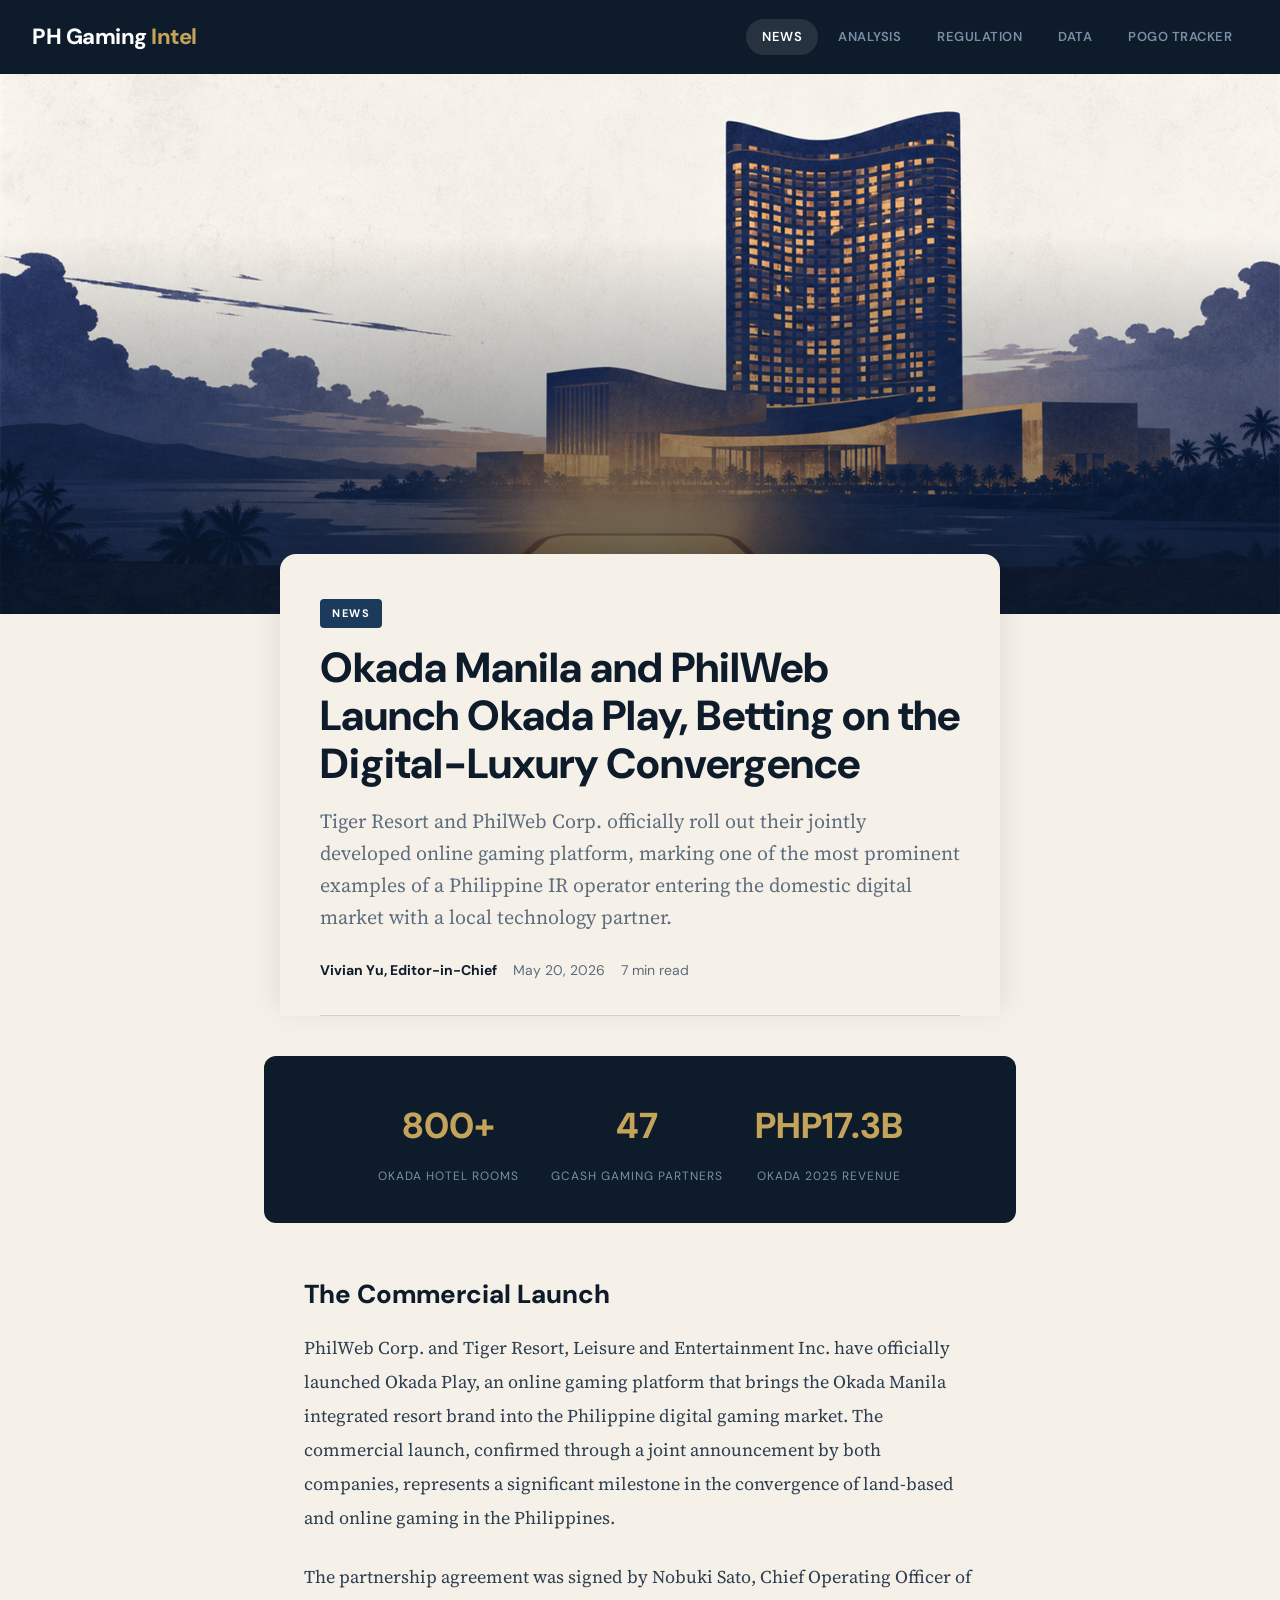
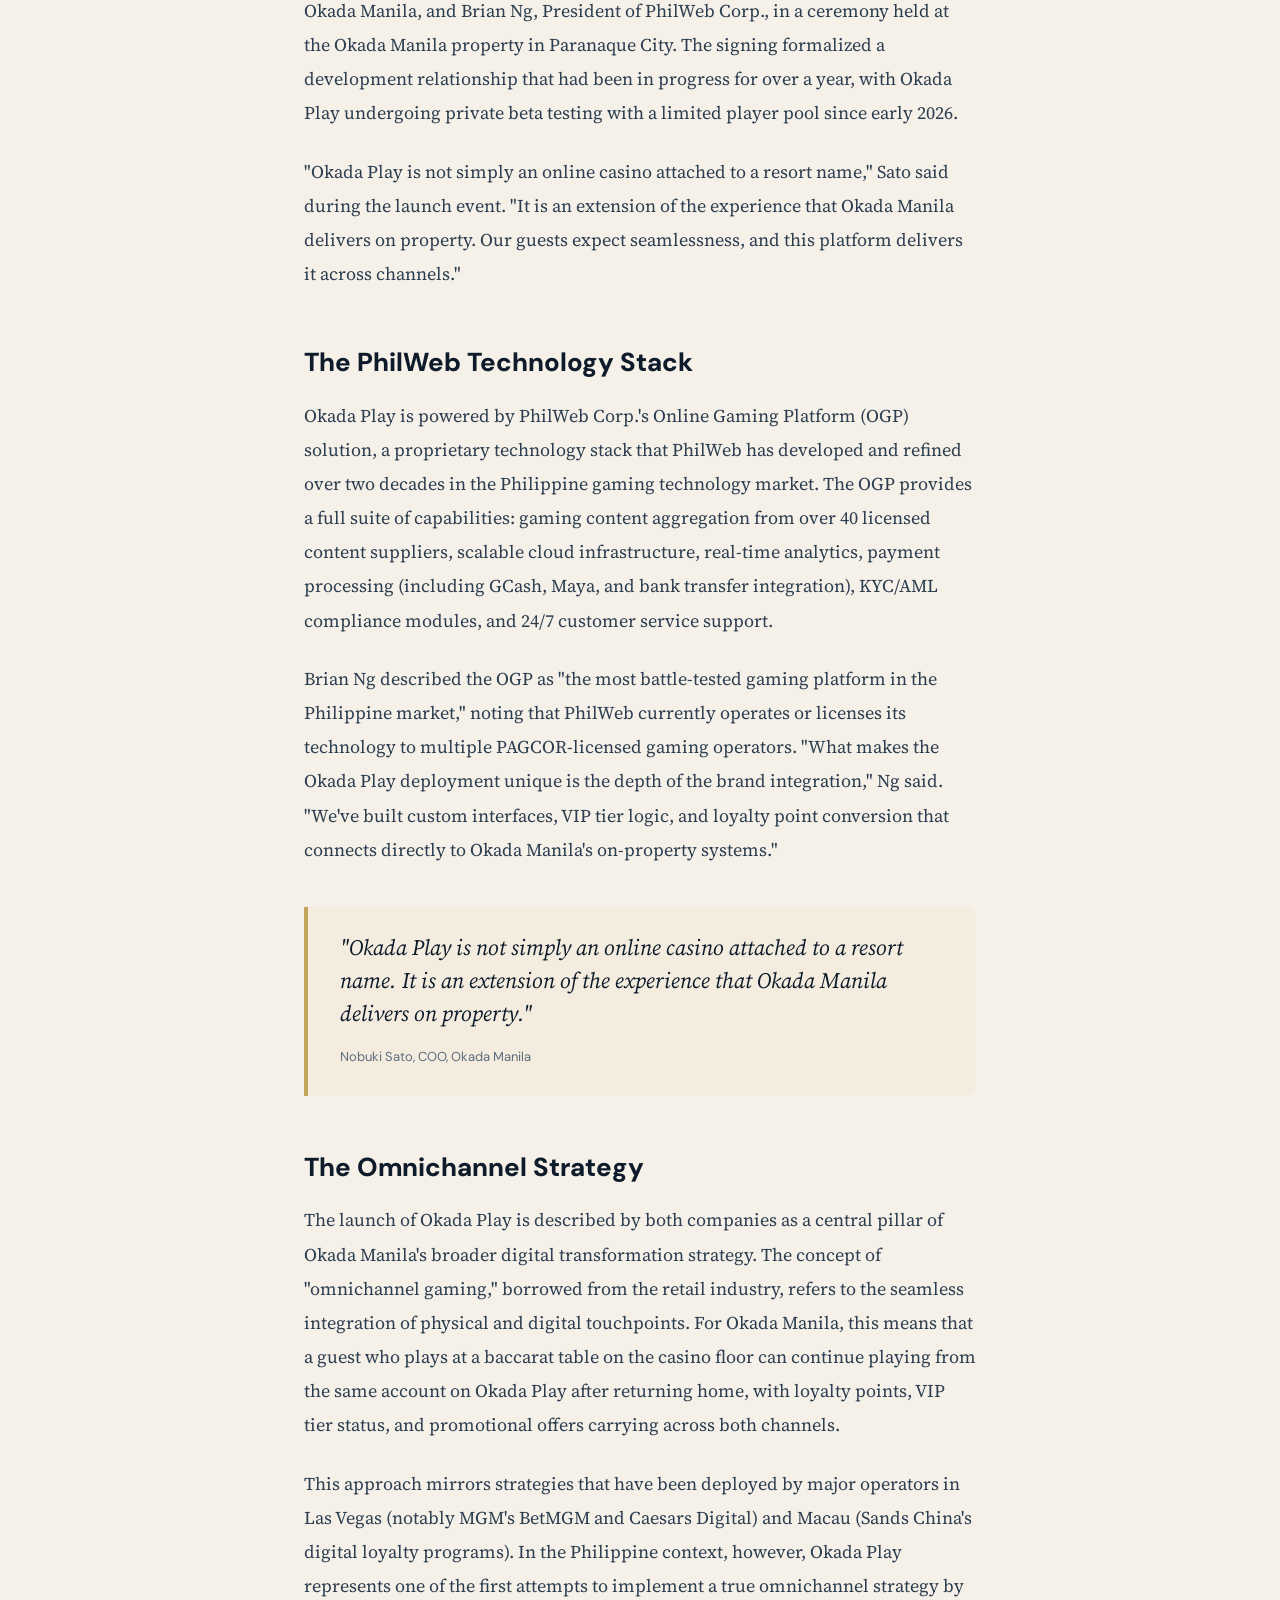
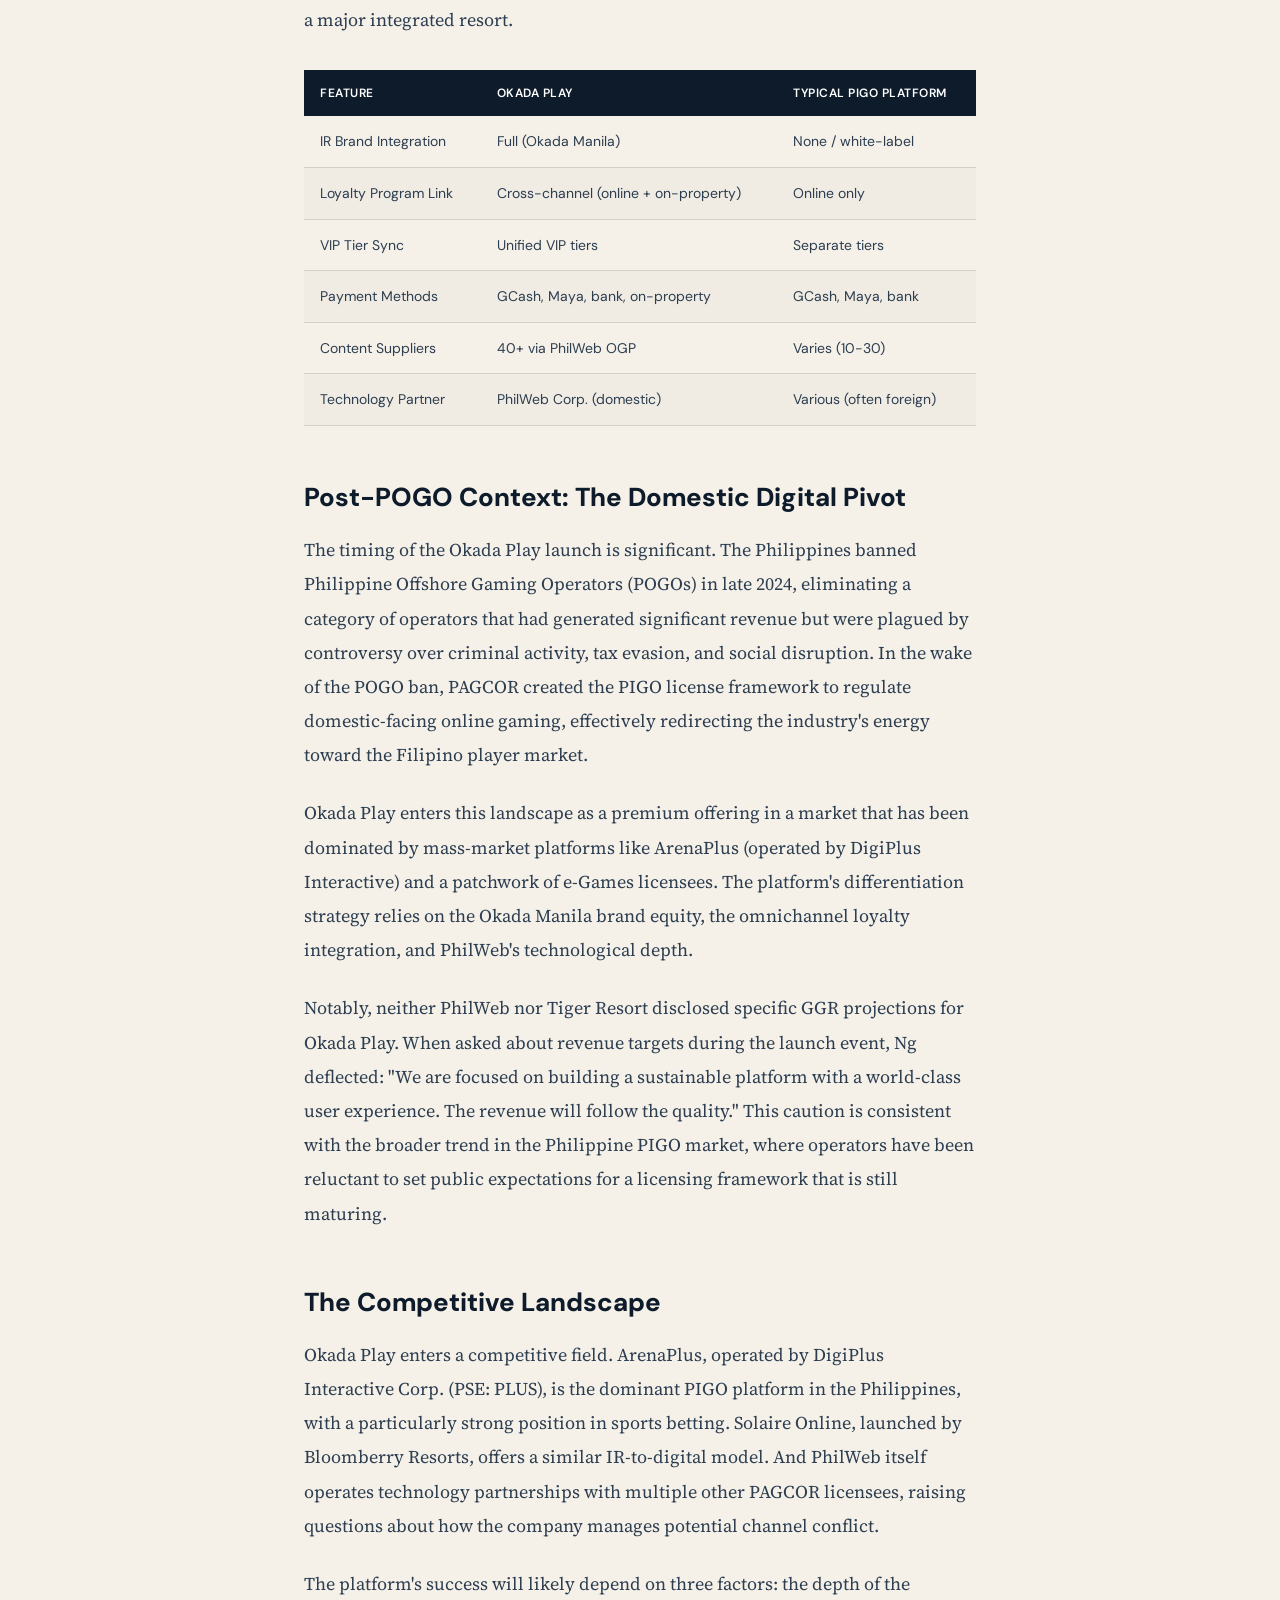
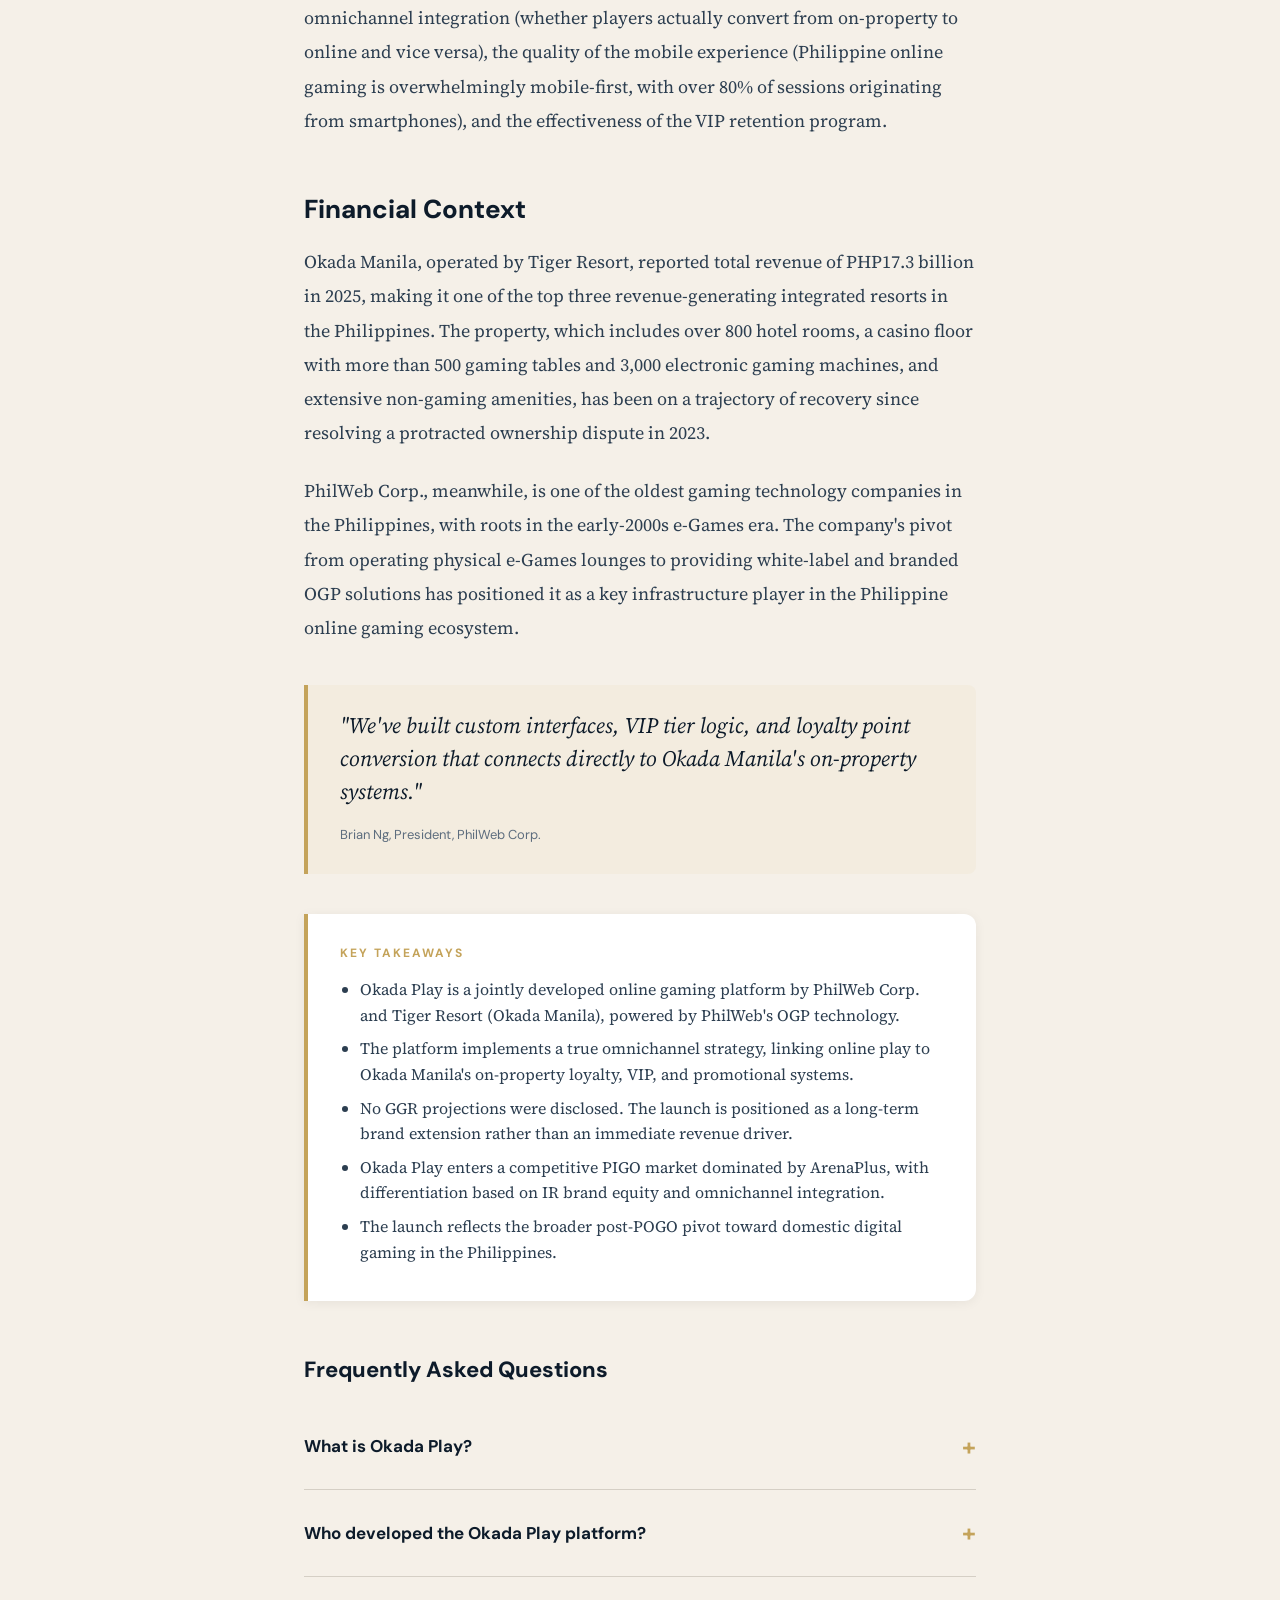
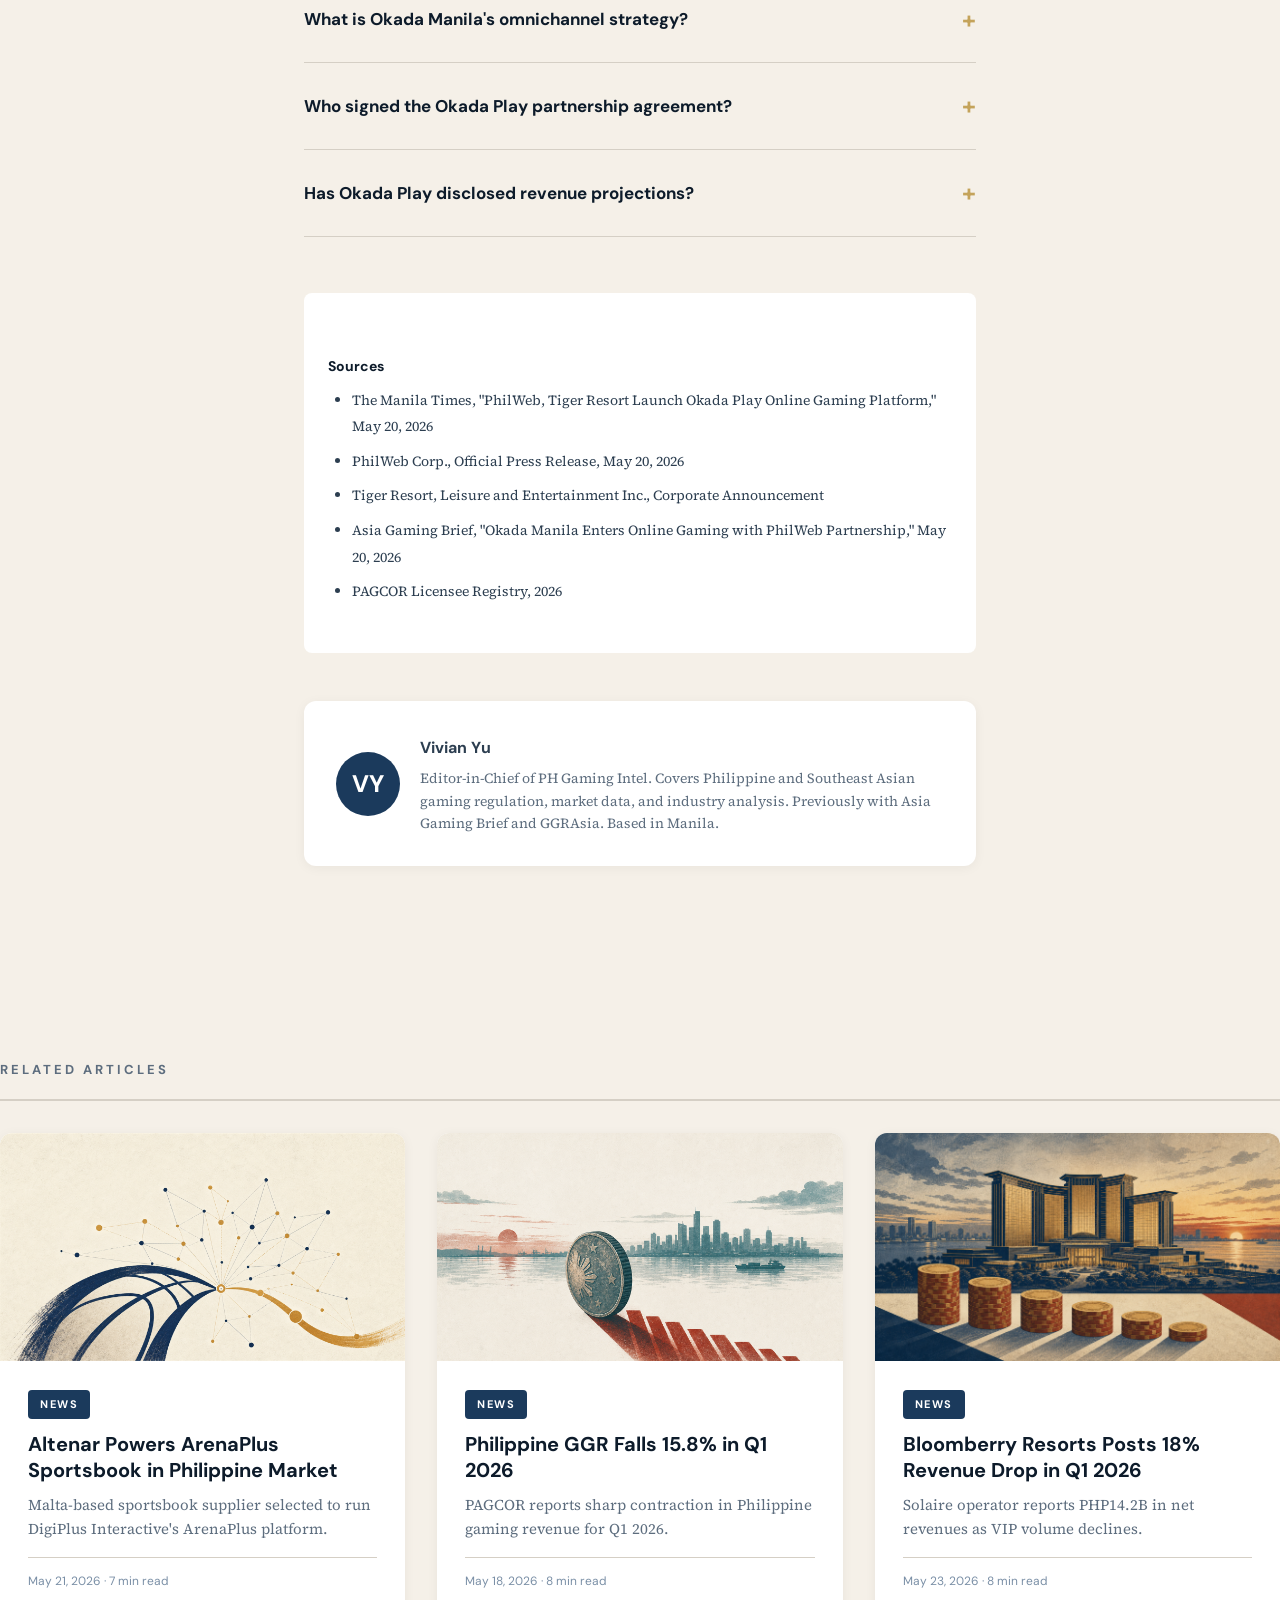
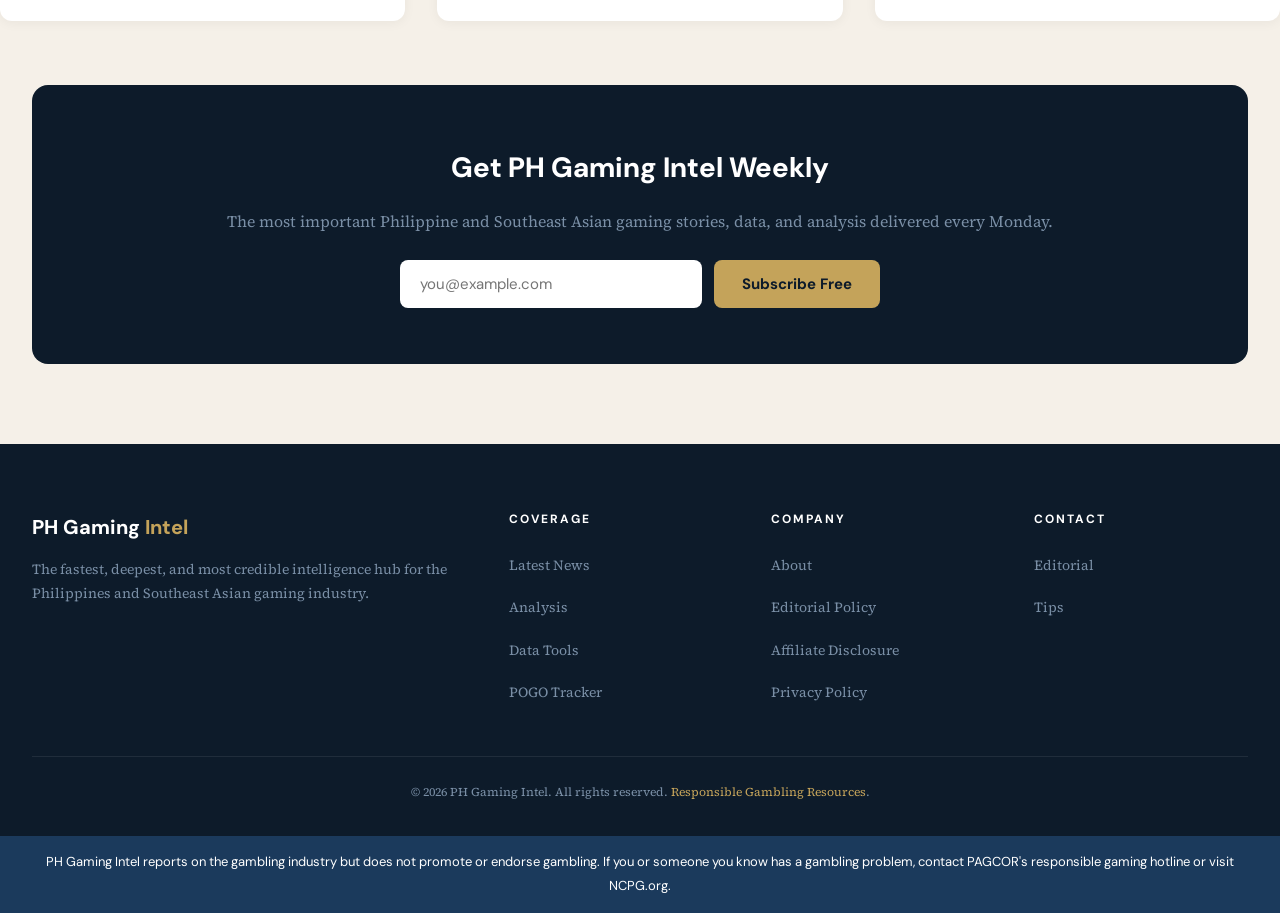
<file: articles/okada-play-commercial-launch.html>
<!DOCTYPE html>
<html lang="en">
<head>
<meta charset="UTF-8">
<meta name="viewport" content="width=device-width, initial-scale=1.0">
<title>Okada Manila, PhilWeb Launch Okada Play Online Gaming Platform — PH Gaming Intel</title>
<meta name="description" content="PhilWeb Corp. and Tiger Resort officially launch Okada Play, bringing Okada Manila's luxury gaming brand into the Philippine digital market via PhilWeb's OGP solution.">
<meta name="robots" content="index, follow, max-snippet:-1, max-image-preview:large">
<link rel="stylesheet" href="../styles.css">

<!-- OpenGraph -->
<meta property="og:type" content="article">
<meta property="og:title" content="Okada Manila, PhilWeb Launch Okada Play Online Gaming Platform">
<meta property="og:description" content="PhilWeb Corp. and Tiger Resort officially launch Okada Play, extending Okada Manila's luxury brand into the Philippine digital gaming market.">
<meta property="og:image" content="https://imnivek.github.io/ph-gaming-intel-preview/hero/okada-play-commercial-launch-philweb-tiger-resort-2026.png">
<meta property="og:url" content="https://imnivek.github.io/ph-gaming-intel-preview/articles/okada-play-commercial-launch.html">
<meta property="og:site_name" content="PH Gaming Intel">
<meta property="article:published_time" content="2026-05-20T08:00:00+08:00">
<meta property="article:author" content="Vivian Yu">
<meta property="article:section" content="News">

<!-- Twitter Card -->
<meta name="twitter:card" content="summary_large_image">
<meta name="twitter:title" content="Okada Manila, PhilWeb Launch Okada Play Online Gaming Platform">
<meta name="twitter:description" content="PhilWeb and Tiger Resort launch Okada Play, powered by PhilWeb's OGP solution.">
<meta name="twitter:image" content="https://imnivek.github.io/ph-gaming-intel-preview/hero/okada-play-commercial-launch-philweb-tiger-resort-2026.png">

<!-- JSON-LD -->
<script type="application/ld+json">
{
  "@context": "https://schema.org",
  "@graph": [
    {
      "@type": "NewsArticle",
      "headline": "Okada Manila, PhilWeb Launch Okada Play Online Gaming Platform",
      "description": "PhilWeb Corp. and Tiger Resort officially launch Okada Play, extending Okada Manila's luxury gaming brand into the Philippine digital market.",
      "image": "https://imnivek.github.io/ph-gaming-intel-preview/hero/okada-play-commercial-launch-philweb-tiger-resort-2026.png",
      "datePublished": "2026-05-20T08:00:00+08:00",
      "dateModified": "2026-05-25T08:00:00+08:00",
      "author": {
        "@type": "Person",
        "name": "Vivian Yu",
        "jobTitle": "Editor-in-Chief"
      },
      "publisher": {
        "@type": "Organization",
        "name": "PH Gaming Intel",
        "url": "https://imnivek.github.io/ph-gaming-intel-preview/"
      },
      "mainEntityOfPage": "https://imnivek.github.io/ph-gaming-intel-preview/articles/okada-play-commercial-launch.html"
    },
    {
      "@type": "FAQPage",
      "mainEntity": [
        {
          "@type": "Question",
          "name": "What is Okada Play?",
          "acceptedAnswer": {
            "@type": "Answer",
            "text": "Okada Play is an online gaming platform jointly launched by PhilWeb Corp. and Tiger Resort, Leisure and Entertainment Inc. It extends the Okada Manila integrated resort brand into the Philippine digital gaming market, powered by PhilWeb's proprietary Online Gaming Platform (OGP) solution."
          }
        },
        {
          "@type": "Question",
          "name": "Who developed the Okada Play platform?",
          "acceptedAnswer": {
            "@type": "Answer",
            "text": "Okada Play is powered by PhilWeb Corp.'s Online Gaming Platform (OGP) solution, a proprietary technology stack that provides gaming content, scalable infrastructure, payment processing, and customer service support."
          }
        },
        {
          "@type": "Question",
          "name": "What is Okada Manila's omnichannel strategy?",
          "acceptedAnswer": {
            "@type": "Answer",
            "text": "Okada Manila's omnichannel strategy aims to bridge land-based luxury gaming with digital channels, allowing the resort to extend its brand relationship with customers beyond the physical property. Okada Play is a central component of this convergence strategy."
          }
        },
        {
          "@type": "Question",
          "name": "Who signed the Okada Play partnership agreement?",
          "acceptedAnswer": {
            "@type": "Answer",
            "text": "The Okada Play partnership was signed by Nobuki Sato, COO of Okada Manila (Tiger Resort), and Brian Ng, President of PhilWeb Corp. The signing ceremony marked the formal commercial launch of the online gaming platform."
          }
        },
        {
          "@type": "Question",
          "name": "Has Okada Play disclosed revenue projections?",
          "acceptedAnswer": {
            "@type": "Answer",
            "text": "Neither PhilWeb nor Tiger Resort has disclosed specific GGR projections for Okada Play. The platform launched without publicly stated revenue targets, though Okada Manila's 2025 total revenue was PHP17.3 billion."
          }
        }
      ]
    },
    {
      "@type": "BreadcrumbList",
      "itemListElement": [
        {"@type": "ListItem", "position": 1, "name": "Home", "item": "https://imnivek.github.io/ph-gaming-intel-preview/"},
        {"@type": "ListItem", "position": 2, "name": "News", "item": "https://imnivek.github.io/ph-gaming-intel-preview/"},
        {"@type": "ListItem", "position": 3, "name": "Okada Play Commercial Launch"}
      ]
    }
  ]
}
</script>
</head>
<body>

<!-- HEADER -->
<header class="site-header">
  <div class="header-inner">
    <a href="../index.html" class="logo">PH Gaming <span>Intel</span></a>
    <nav>
      <ul class="nav-pills">
        <li><a href="../index.html" class="active">News</a></li>
        <li><a href="../index.html">Analysis</a></li>
        <li><a href="../index.html">Regulation</a></li>
        <li><a href="../index.html">Data</a></li>
        <li><a href="../index.html">POGO Tracker</a></li>
      </ul>
    </nav>
  </div>
</header>

<!-- HERO -->
<section class="article-hero">
  <img src="../hero/okada-play-commercial-launch-philweb-tiger-resort-2026.png" alt="Okada Play commercial launch ceremony with PhilWeb and Tiger Resort executives">
  <div class="overlay"></div>
</section>

<!-- ARTICLE HEADER -->
<div class="article-header">
  <span class="tag tag-news">News</span>
  <h1>Okada Manila and PhilWeb Launch Okada Play, Betting on the Digital-Luxury Convergence</h1>
  <p class="dek">Tiger Resort and PhilWeb Corp. officially roll out their jointly developed online gaming platform, marking one of the most prominent examples of a Philippine IR operator entering the domestic digital market with a local technology partner.</p>
  <div class="article-byline">
    <span class="author-name">Vivian Yu, Editor-in-Chief</span>
    <span>May 20, 2026</span>
    <span>7 min read</span>
  </div>
</div>

<!-- ARTICLE BODY -->
<article class="article-content">

  <!-- STAT BOX -->
  <div class="stat-box">
    <div class="stat-item">
      <div class="stat-num">800+</div>
      <div class="stat-label">Okada Hotel Rooms</div>
    </div>
    <div class="stat-item">
      <div class="stat-num">47</div>
      <div class="stat-label">GCash Gaming Partners</div>
    </div>
    <div class="stat-item">
      <div class="stat-num">PHP17.3B</div>
      <div class="stat-label">Okada 2025 Revenue</div>
    </div>
  </div>

  <h2>The Commercial Launch</h2>

  <p>PhilWeb Corp. and Tiger Resort, Leisure and Entertainment Inc. have officially launched Okada Play, an online gaming platform that brings the Okada Manila integrated resort brand into the Philippine digital gaming market. The commercial launch, confirmed through a joint announcement by both companies, represents a significant milestone in the convergence of land-based and online gaming in the Philippines.</p>

  <p>The partnership agreement was signed by Nobuki Sato, Chief Operating Officer of Okada Manila, and Brian Ng, President of PhilWeb Corp., in a ceremony held at the Okada Manila property in Paranaque City. The signing formalized a development relationship that had been in progress for over a year, with Okada Play undergoing private beta testing with a limited player pool since early 2026.</p>

  <p>"Okada Play is not simply an online casino attached to a resort name," Sato said during the launch event. "It is an extension of the experience that Okada Manila delivers on property. Our guests expect seamlessness, and this platform delivers it across channels."</p>

  <h2>The PhilWeb Technology Stack</h2>

  <p>Okada Play is powered by PhilWeb Corp.'s Online Gaming Platform (OGP) solution, a proprietary technology stack that PhilWeb has developed and refined over two decades in the Philippine gaming technology market. The OGP provides a full suite of capabilities: gaming content aggregation from over 40 licensed content suppliers, scalable cloud infrastructure, real-time analytics, payment processing (including GCash, Maya, and bank transfer integration), KYC/AML compliance modules, and 24/7 customer service support.</p>

  <p>Brian Ng described the OGP as "the most battle-tested gaming platform in the Philippine market," noting that PhilWeb currently operates or licenses its technology to multiple PAGCOR-licensed gaming operators. "What makes the Okada Play deployment unique is the depth of the brand integration," Ng said. "We've built custom interfaces, VIP tier logic, and loyalty point conversion that connects directly to Okada Manila's on-property systems."</p>

  <div class="pull-quote">
    <p>"Okada Play is not simply an online casino attached to a resort name. It is an extension of the experience that Okada Manila delivers on property."</p>
    <cite>Nobuki Sato, COO, Okada Manila</cite>
  </div>

  <h2>The Omnichannel Strategy</h2>

  <p>The launch of Okada Play is described by both companies as a central pillar of Okada Manila's broader digital transformation strategy. The concept of "omnichannel gaming," borrowed from the retail industry, refers to the seamless integration of physical and digital touchpoints. For Okada Manila, this means that a guest who plays at a baccarat table on the casino floor can continue playing from the same account on Okada Play after returning home, with loyalty points, VIP tier status, and promotional offers carrying across both channels.</p>

  <p>This approach mirrors strategies that have been deployed by major operators in Las Vegas (notably MGM's BetMGM and Caesars Digital) and Macau (Sands China's digital loyalty programs). In the Philippine context, however, Okada Play represents one of the first attempts to implement a true omnichannel strategy by a major integrated resort.</p>

  <table>
    <thead>
      <tr>
        <th>Feature</th>
        <th>Okada Play</th>
        <th>Typical PIGO Platform</th>
      </tr>
    </thead>
    <tbody>
      <tr>
        <td>IR Brand Integration</td>
        <td>Full (Okada Manila)</td>
        <td>None / white-label</td>
      </tr>
      <tr>
        <td>Loyalty Program Link</td>
        <td>Cross-channel (online + on-property)</td>
        <td>Online only</td>
      </tr>
      <tr>
        <td>VIP Tier Sync</td>
        <td>Unified VIP tiers</td>
        <td>Separate tiers</td>
      </tr>
      <tr>
        <td>Payment Methods</td>
        <td>GCash, Maya, bank, on-property</td>
        <td>GCash, Maya, bank</td>
      </tr>
      <tr>
        <td>Content Suppliers</td>
        <td>40+ via PhilWeb OGP</td>
        <td>Varies (10-30)</td>
      </tr>
      <tr>
        <td>Technology Partner</td>
        <td>PhilWeb Corp. (domestic)</td>
        <td>Various (often foreign)</td>
      </tr>
    </tbody>
  </table>

  <h2>Post-POGO Context: The Domestic Digital Pivot</h2>

  <p>The timing of the Okada Play launch is significant. The Philippines banned Philippine Offshore Gaming Operators (POGOs) in late 2024, eliminating a category of operators that had generated significant revenue but were plagued by controversy over criminal activity, tax evasion, and social disruption. In the wake of the POGO ban, PAGCOR created the PIGO license framework to regulate domestic-facing online gaming, effectively redirecting the industry's energy toward the Filipino player market.</p>

  <p>Okada Play enters this landscape as a premium offering in a market that has been dominated by mass-market platforms like ArenaPlus (operated by DigiPlus Interactive) and a patchwork of e-Games licensees. The platform's differentiation strategy relies on the Okada Manila brand equity, the omnichannel loyalty integration, and PhilWeb's technological depth.</p>

  <p>Notably, neither PhilWeb nor Tiger Resort disclosed specific GGR projections for Okada Play. When asked about revenue targets during the launch event, Ng deflected: "We are focused on building a sustainable platform with a world-class user experience. The revenue will follow the quality." This caution is consistent with the broader trend in the Philippine PIGO market, where operators have been reluctant to set public expectations for a licensing framework that is still maturing.</p>

  <h2>The Competitive Landscape</h2>

  <p>Okada Play enters a competitive field. ArenaPlus, operated by DigiPlus Interactive Corp. (PSE: PLUS), is the dominant PIGO platform in the Philippines, with a particularly strong position in sports betting. Solaire Online, launched by Bloomberry Resorts, offers a similar IR-to-digital model. And PhilWeb itself operates technology partnerships with multiple other PAGCOR licensees, raising questions about how the company manages potential channel conflict.</p>

  <p>The platform's success will likely depend on three factors: the depth of the omnichannel integration (whether players actually convert from on-property to online and vice versa), the quality of the mobile experience (Philippine online gaming is overwhelmingly mobile-first, with over 80% of sessions originating from smartphones), and the effectiveness of the VIP retention program.</p>

  <h2>Financial Context</h2>

  <p>Okada Manila, operated by Tiger Resort, reported total revenue of PHP17.3 billion in 2025, making it one of the top three revenue-generating integrated resorts in the Philippines. The property, which includes over 800 hotel rooms, a casino floor with more than 500 gaming tables and 3,000 electronic gaming machines, and extensive non-gaming amenities, has been on a trajectory of recovery since resolving a protracted ownership dispute in 2023.</p>

  <p>PhilWeb Corp., meanwhile, is one of the oldest gaming technology companies in the Philippines, with roots in the early-2000s e-Games era. The company's pivot from operating physical e-Games lounges to providing white-label and branded OGP solutions has positioned it as a key infrastructure player in the Philippine online gaming ecosystem.</p>

  <div class="pull-quote">
    <p>"We've built custom interfaces, VIP tier logic, and loyalty point conversion that connects directly to Okada Manila's on-property systems."</p>
    <cite>Brian Ng, President, PhilWeb Corp.</cite>
  </div>

  <!-- KEY TAKEAWAY -->
  <div class="key-takeaway">
    <h4>Key Takeaways</h4>
    <ul>
      <li>Okada Play is a jointly developed online gaming platform by PhilWeb Corp. and Tiger Resort (Okada Manila), powered by PhilWeb's OGP technology.</li>
      <li>The platform implements a true omnichannel strategy, linking online play to Okada Manila's on-property loyalty, VIP, and promotional systems.</li>
      <li>No GGR projections were disclosed. The launch is positioned as a long-term brand extension rather than an immediate revenue driver.</li>
      <li>Okada Play enters a competitive PIGO market dominated by ArenaPlus, with differentiation based on IR brand equity and omnichannel integration.</li>
      <li>The launch reflects the broader post-POGO pivot toward domestic digital gaming in the Philippines.</li>
    </ul>
  </div>

  <!-- FAQ -->
  <section class="faq-section">
    <h2>Frequently Asked Questions</h2>

    <div class="faq-item">
      <div class="faq-q">What is Okada Play?</div>
      <div class="faq-a">Okada Play is an online gaming platform jointly launched by PhilWeb Corp. and Tiger Resort, Leisure and Entertainment Inc. It extends the Okada Manila integrated resort brand into the Philippine digital gaming market, powered by PhilWeb's proprietary Online Gaming Platform (OGP) solution. The platform offers casino games, live dealer, and slots with cross-channel loyalty integration.</div>
    </div>

    <div class="faq-item">
      <div class="faq-q">Who developed the Okada Play platform?</div>
      <div class="faq-a">Okada Play is powered by PhilWeb Corp.'s Online Gaming Platform (OGP) solution, a proprietary technology stack developed over two decades. The OGP provides gaming content from over 40 suppliers, scalable cloud infrastructure, payment processing (GCash, Maya, bank transfer), KYC/AML compliance, and customer service.</div>
    </div>

    <div class="faq-item">
      <div class="faq-q">What is Okada Manila's omnichannel strategy?</div>
      <div class="faq-a">Okada Manila's omnichannel strategy bridges land-based luxury gaming with digital channels. Players can maintain a single account across the physical casino and Okada Play, with loyalty points, VIP tier status, and promotions carrying across both channels. This mirrors successful omnichannel strategies deployed by MGM and Caesars in the US market.</div>
    </div>

    <div class="faq-item">
      <div class="faq-q">Who signed the Okada Play partnership agreement?</div>
      <div class="faq-a">The Okada Play partnership was signed by Nobuki Sato, COO of Okada Manila (Tiger Resort), and Brian Ng, President of PhilWeb Corp. The signing ceremony was held at the Okada Manila property in Paranaque City, marking the platform's formal commercial launch.</div>
    </div>

    <div class="faq-item">
      <div class="faq-q">Has Okada Play disclosed revenue projections?</div>
      <div class="faq-a">Neither PhilWeb nor Tiger Resort has disclosed specific GGR projections for Okada Play. PhilWeb President Brian Ng stated the company is "focused on building a sustainable platform with a world-class user experience." Okada Manila's total revenue in 2025 was PHP17.3 billion.</div>
    </div>
  </section>

  <!-- SOURCES -->
  <div class="source-list">
    <h3>Sources</h3>
    <ul>
      <li>The Manila Times, "PhilWeb, Tiger Resort Launch Okada Play Online Gaming Platform," May 20, 2026</li>
      <li>PhilWeb Corp., Official Press Release, May 20, 2026</li>
      <li>Tiger Resort, Leisure and Entertainment Inc., Corporate Announcement</li>
      <li>Asia Gaming Brief, "Okada Manila Enters Online Gaming with PhilWeb Partnership," May 20, 2026</li>
      <li>PAGCOR Licensee Registry, 2026</li>
    </ul>
  </div>

  <!-- AUTHOR BIO -->
  <div class="author-bio">
    <div class="avatar">VY</div>
    <div class="bio-text">
      <h4>Vivian Yu</h4>
      <p>Editor-in-Chief of PH Gaming Intel. Covers Philippine and Southeast Asian gaming regulation, market data, and industry analysis. Previously with Asia Gaming Brief and GGRAsia. Based in Manila.</p>
    </div>
  </div>

</article>

<!-- RELATED ARTICLES -->
<section class="related-section section-wrap">
  <h3 class="section-title">Related Articles</h3>
  <div class="card-grid">
    <a href="altenar-arenaplus-sportsbook.html" class="card">
      <div class="card-img">
        <img src="../hero/altenar-digiplus-arenaplus-sportsbook-philippines-2026.png" alt="Altenar ArenaPlus Sportsbook">
      </div>
      <div class="card-body">
        <span class="tag tag-news">News</span>
        <h3>Altenar Powers ArenaPlus Sportsbook in Philippine Market</h3>
        <p class="card-dek">Malta-based sportsbook supplier selected to run DigiPlus Interactive's ArenaPlus platform.</p>
        <div class="card-meta">May 21, 2026 &middot; 7 min read</div>
      </div>
    </a>
    <a href="philippine-ggr-falls-q1-2026-pagcor.html" class="card">
      <div class="card-img">
        <img src="../hero/philippine-ggr-falls-q1-2026-pagcor.png" alt="Philippine GGR Falls">
      </div>
      <div class="card-body">
        <span class="tag tag-news">News</span>
        <h3>Philippine GGR Falls 15.8% in Q1 2026</h3>
        <p class="card-dek">PAGCOR reports sharp contraction in Philippine gaming revenue for Q1 2026.</p>
        <div class="card-meta">May 18, 2026 &middot; 8 min read</div>
      </div>
    </a>
    <a href="bloomberry-q1-2026-solaire.html" class="card">
      <div class="card-img">
        <img src="../hero/bloomberry-resorts-q1-2026-revenue-solaire.png" alt="Bloomberry Q1 2026">
      </div>
      <div class="card-body">
        <span class="tag tag-news">News</span>
        <h3>Bloomberry Resorts Posts 18% Revenue Drop in Q1 2026</h3>
        <p class="card-dek">Solaire operator reports PHP14.2B in net revenues as VIP volume declines.</p>
        <div class="card-meta">May 23, 2026 &middot; 8 min read</div>
      </div>
    </a>
  </div>
</section>

<!-- NEWSLETTER CTA -->
<section class="section-wrap mb-section">
  <div class="newsletter-cta">
    <h2>Get PH Gaming Intel Weekly</h2>
    <p>The most important Philippine and Southeast Asian gaming stories, data, and analysis delivered every Monday.</p>
    <div class="cta-row">
      <input type="email" placeholder="you@example.com" aria-label="Email address">
      <button>Subscribe Free</button>
    </div>
  </div>
</section>

<!-- FOOTER -->
<footer class="site-footer">
  <div class="footer-inner">
    <div>
      <div class="footer-brand">PH Gaming <span>Intel</span></div>
      <p class="footer-desc">The fastest, deepest, and most credible intelligence hub for the Philippines and Southeast Asian gaming industry.</p>
    </div>
    <div class="footer-col">
      <h4>Coverage</h4>
      <ul>
        <li><a href="../index.html">Latest News</a></li>
        <li><a href="../index.html">Analysis</a></li>
        <li><a href="../index.html">Data Tools</a></li>
        <li><a href="../index.html">POGO Tracker</a></li>
      </ul>
    </div>
    <div class="footer-col">
      <h4>Company</h4>
      <ul>
        <li><a href="../index.html">About</a></li>
        <li><a href="../index.html">Editorial Policy</a></li>
        <li><a href="../index.html">Affiliate Disclosure</a></li>
        <li><a href="../index.html">Privacy Policy</a></li>
      </ul>
    </div>
    <div class="footer-col">
      <h4>Contact</h4>
      <ul>
        <li><a href="mailto:editorial@phgamingintel.com">Editorial</a></li>
        <li><a href="mailto:tips@phgamingintel.com">Tips</a></li>
      </ul>
    </div>
  </div>
  <div class="footer-bottom">
    &copy; 2026 PH Gaming Intel. All rights reserved. <a href="../index.html">Responsible Gambling Resources</a>.
  </div>
</footer>

<!-- RG BANNER -->
<div class="rg-banner">
  PH Gaming Intel reports on the gambling industry but does not promote or endorse gambling. If you or someone you know has a gambling problem, contact PAGCOR's responsible gaming hotline or visit <a href="https://www.ncpg.org" target="_blank" rel="noopener">NCPG.org</a>.
</div>

<script>
// Header scroll effect
const header = document.querySelector('.site-header');
window.addEventListener('scroll', () => {
  header.classList.toggle('scrolled', window.scrollY > 50);
});

// FAQ toggle
document.querySelectorAll('.faq-q').forEach(q => {
  q.addEventListener('click', () => {
    q.parentElement.classList.toggle('open');
  });
});
</script>

</body>
</html>
</file>
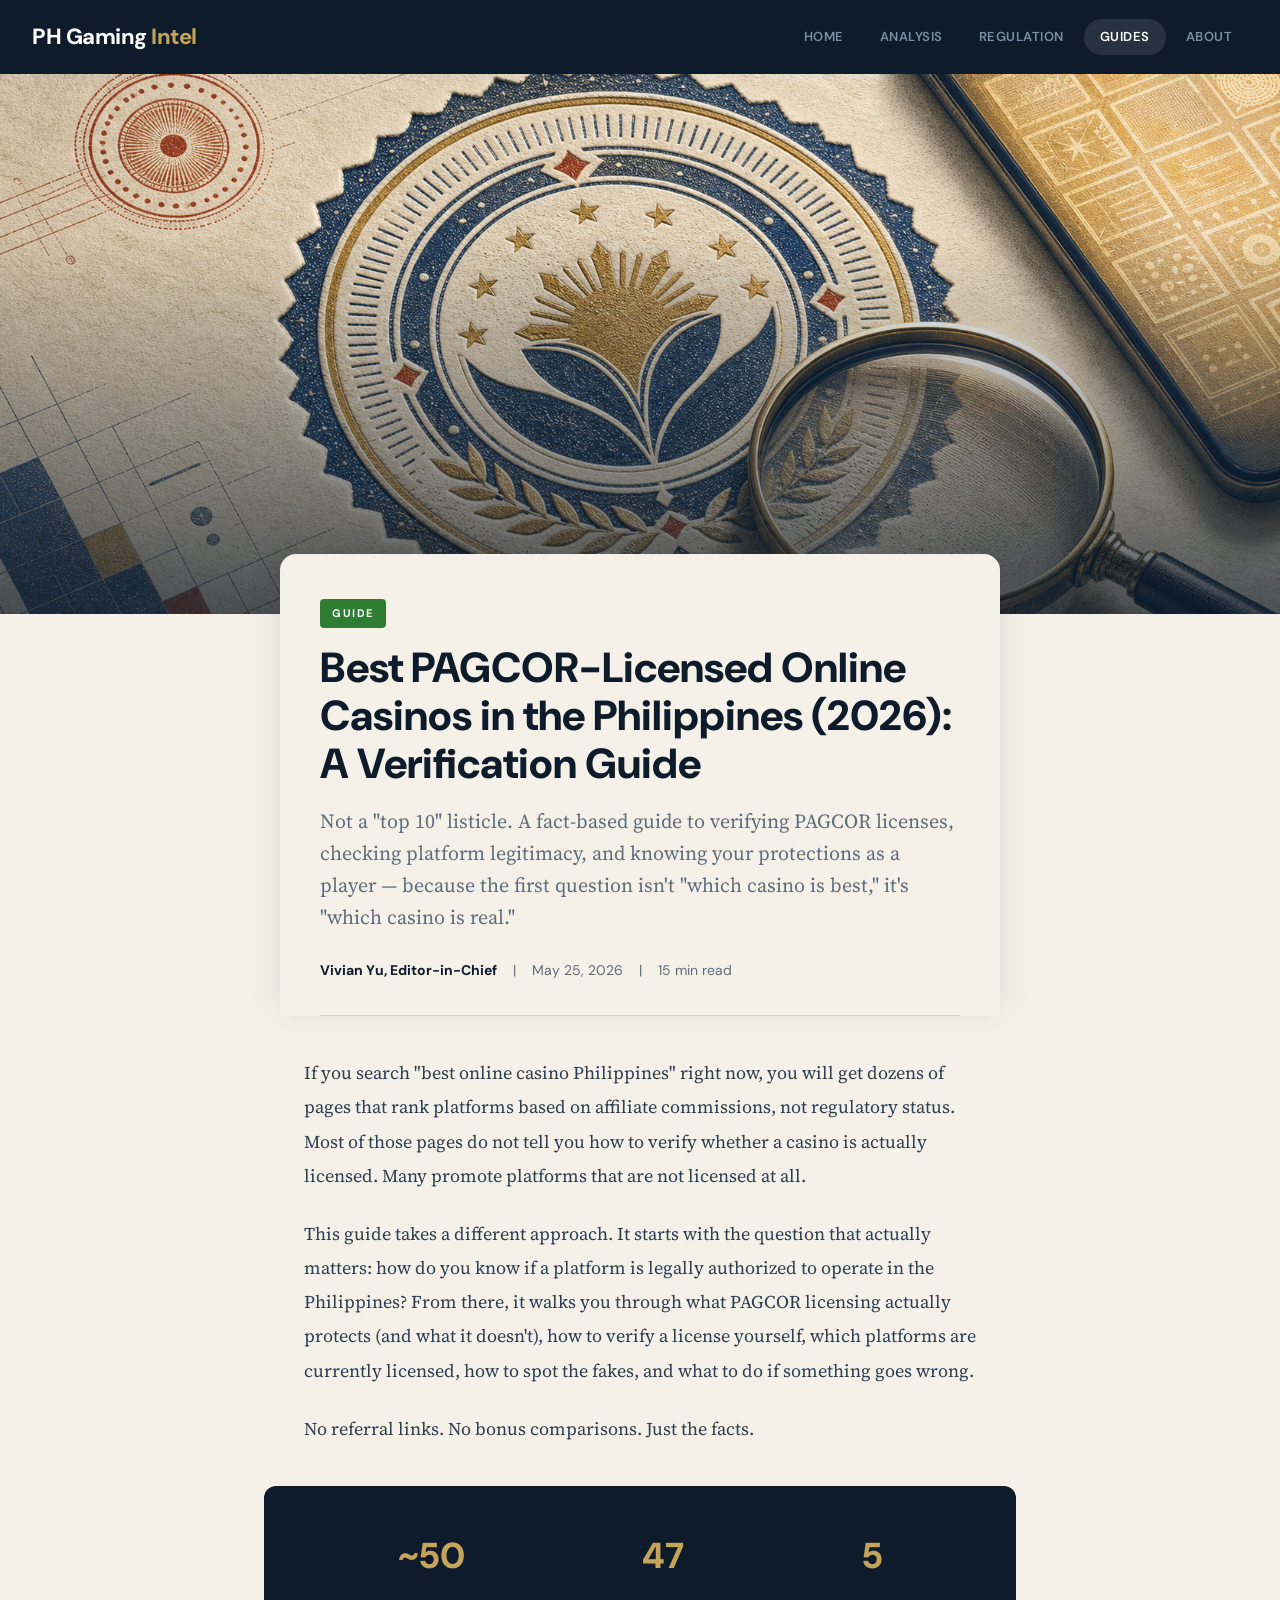
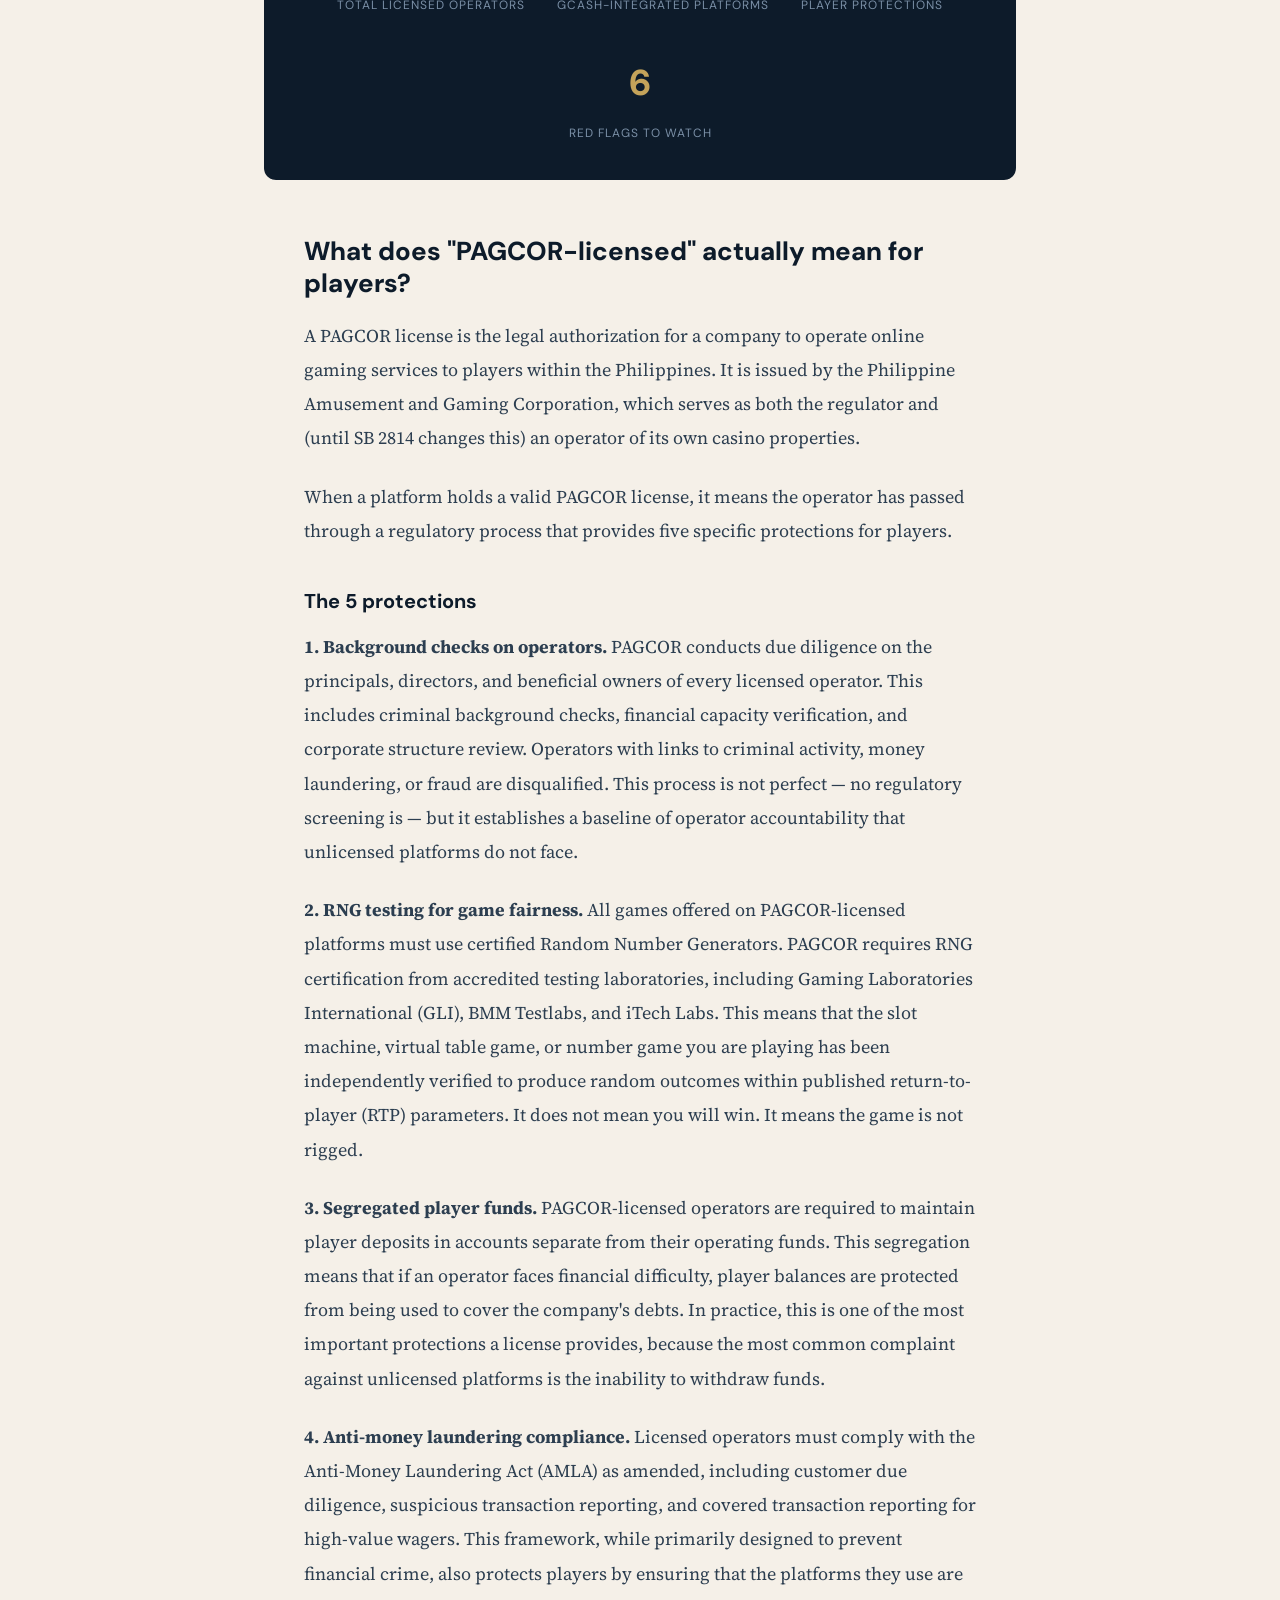
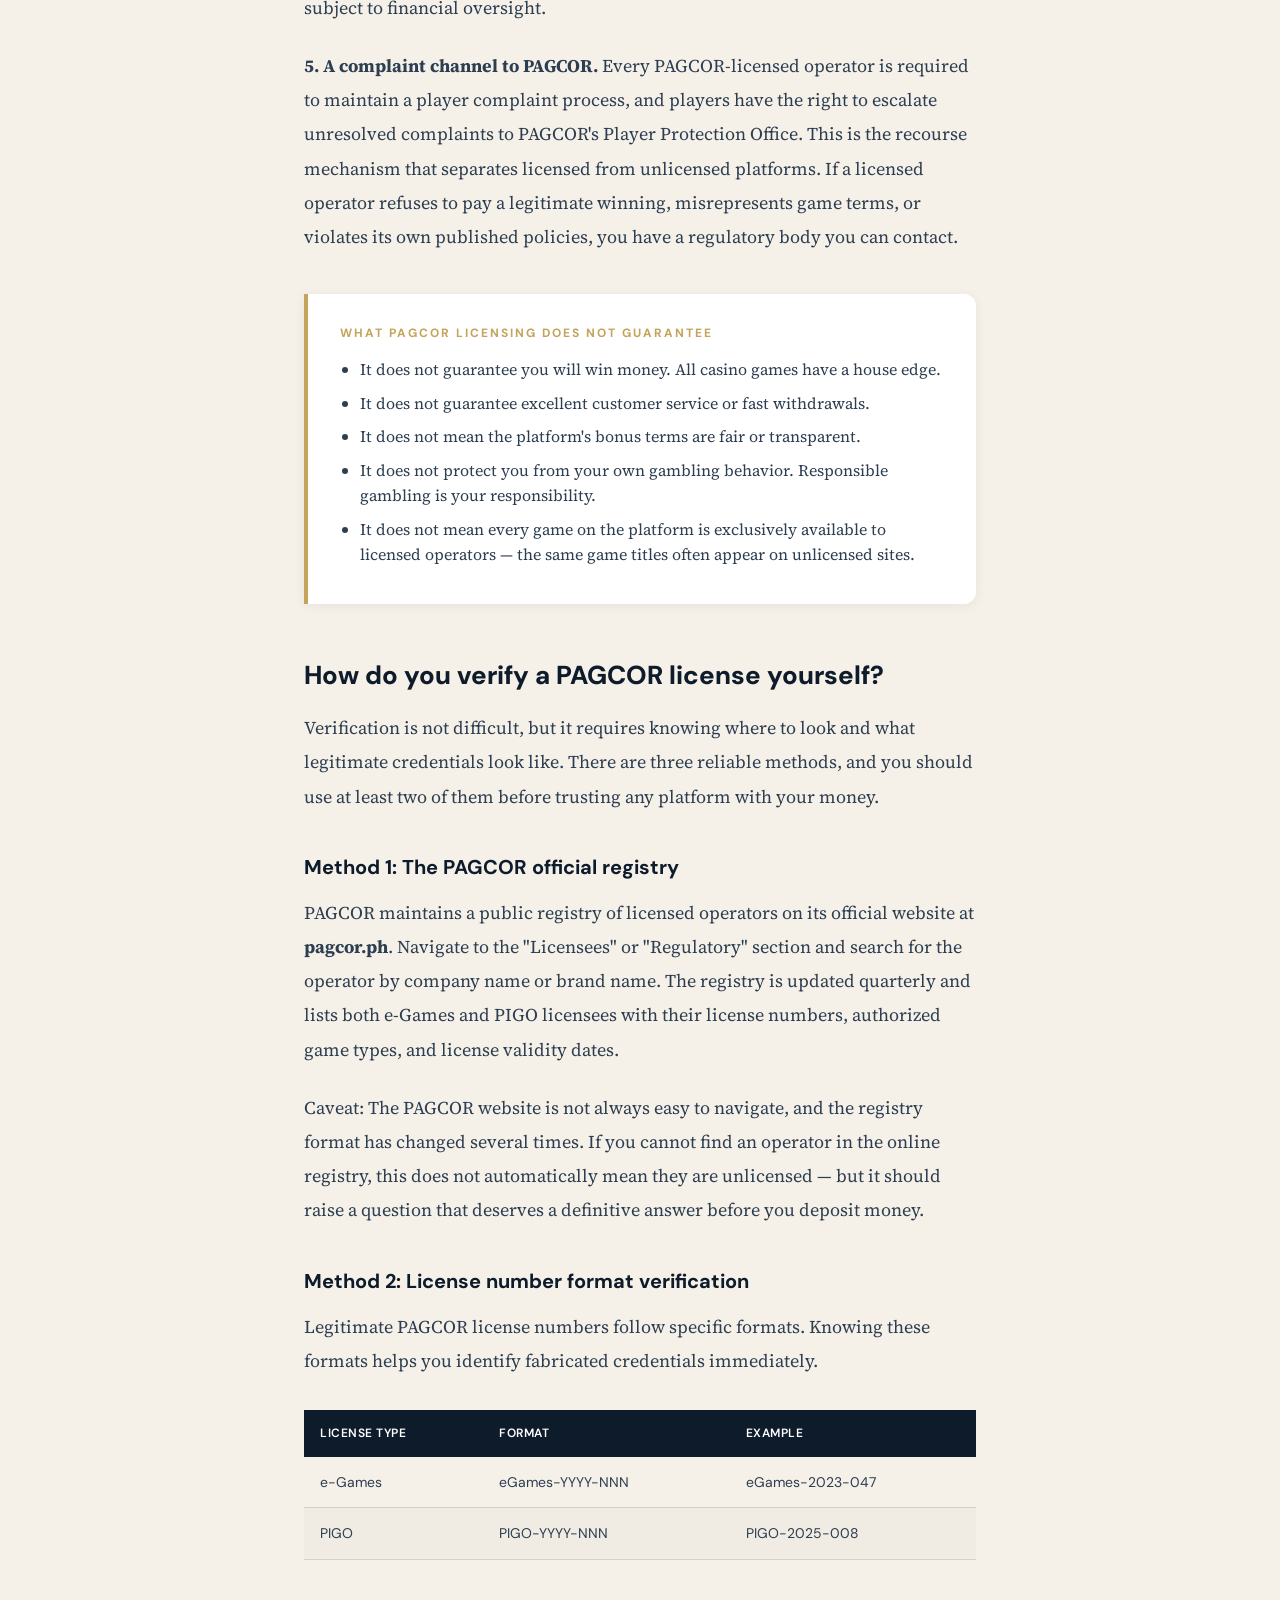
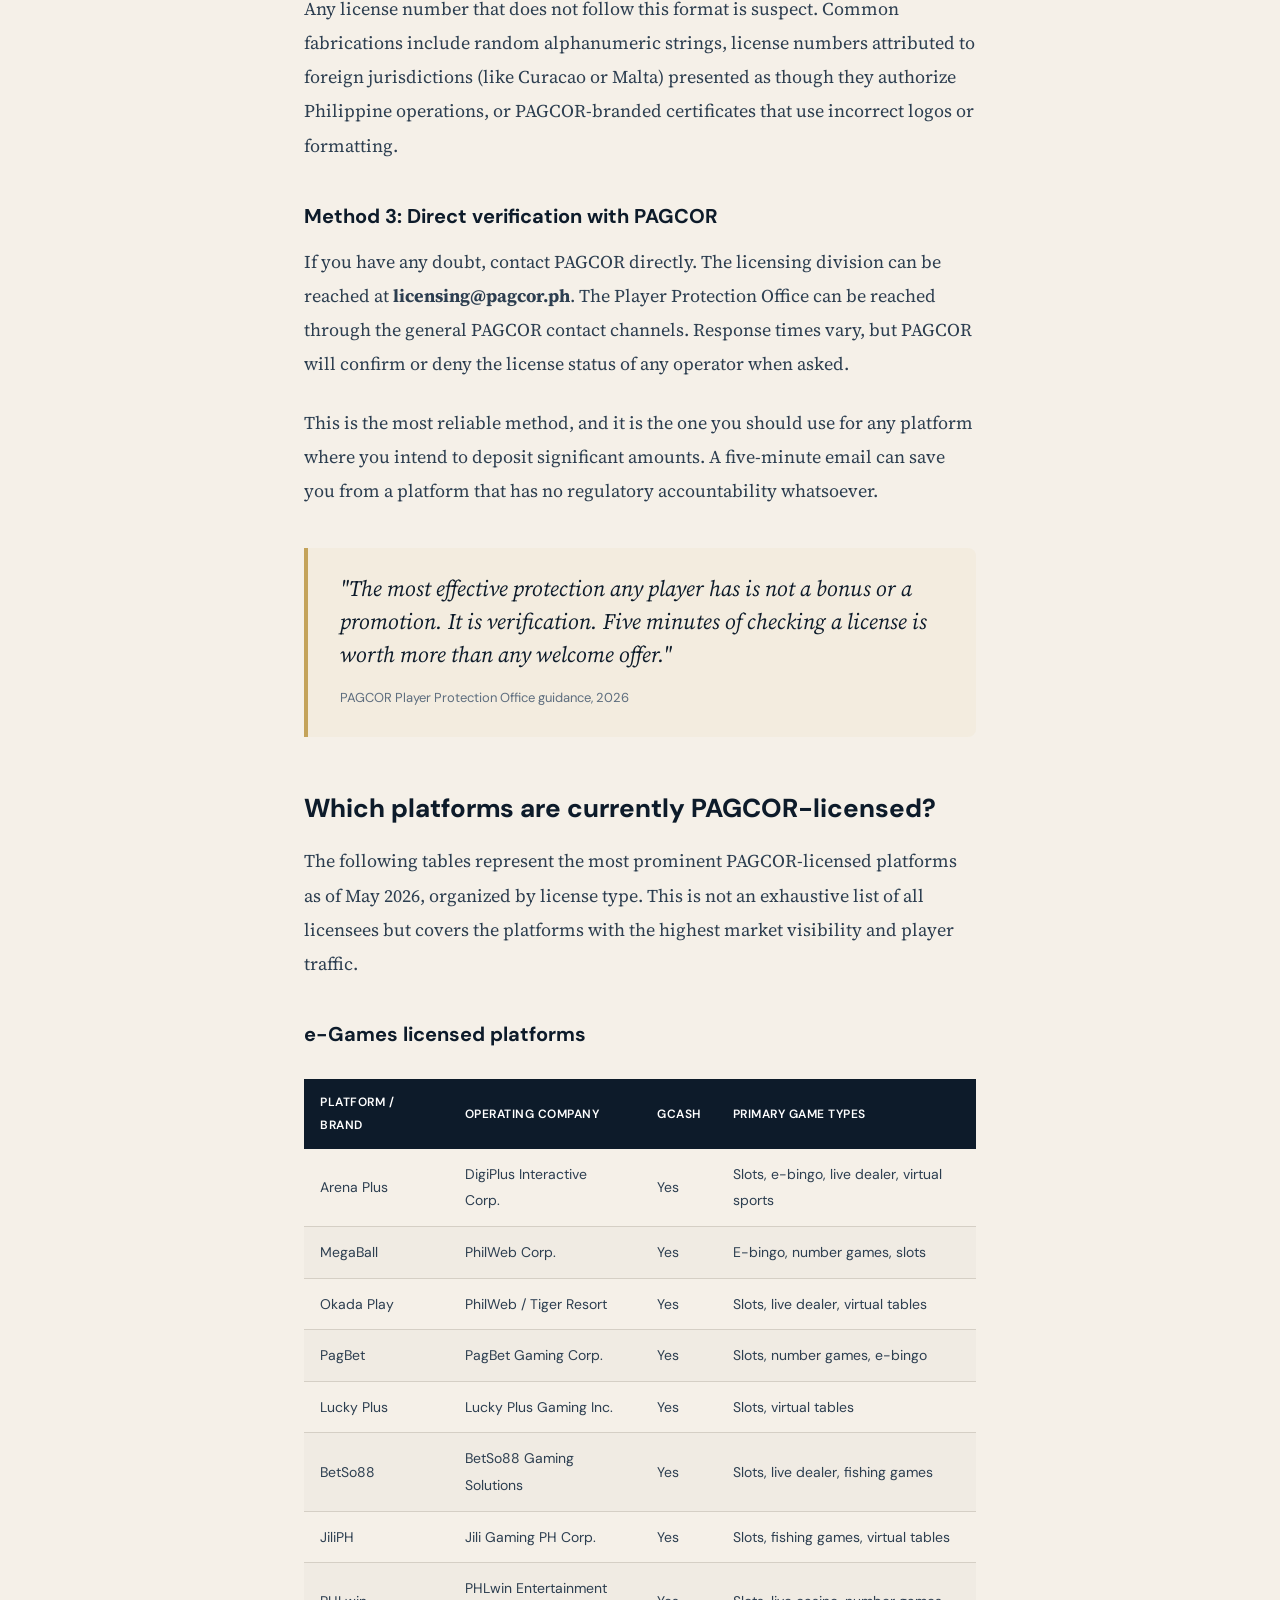
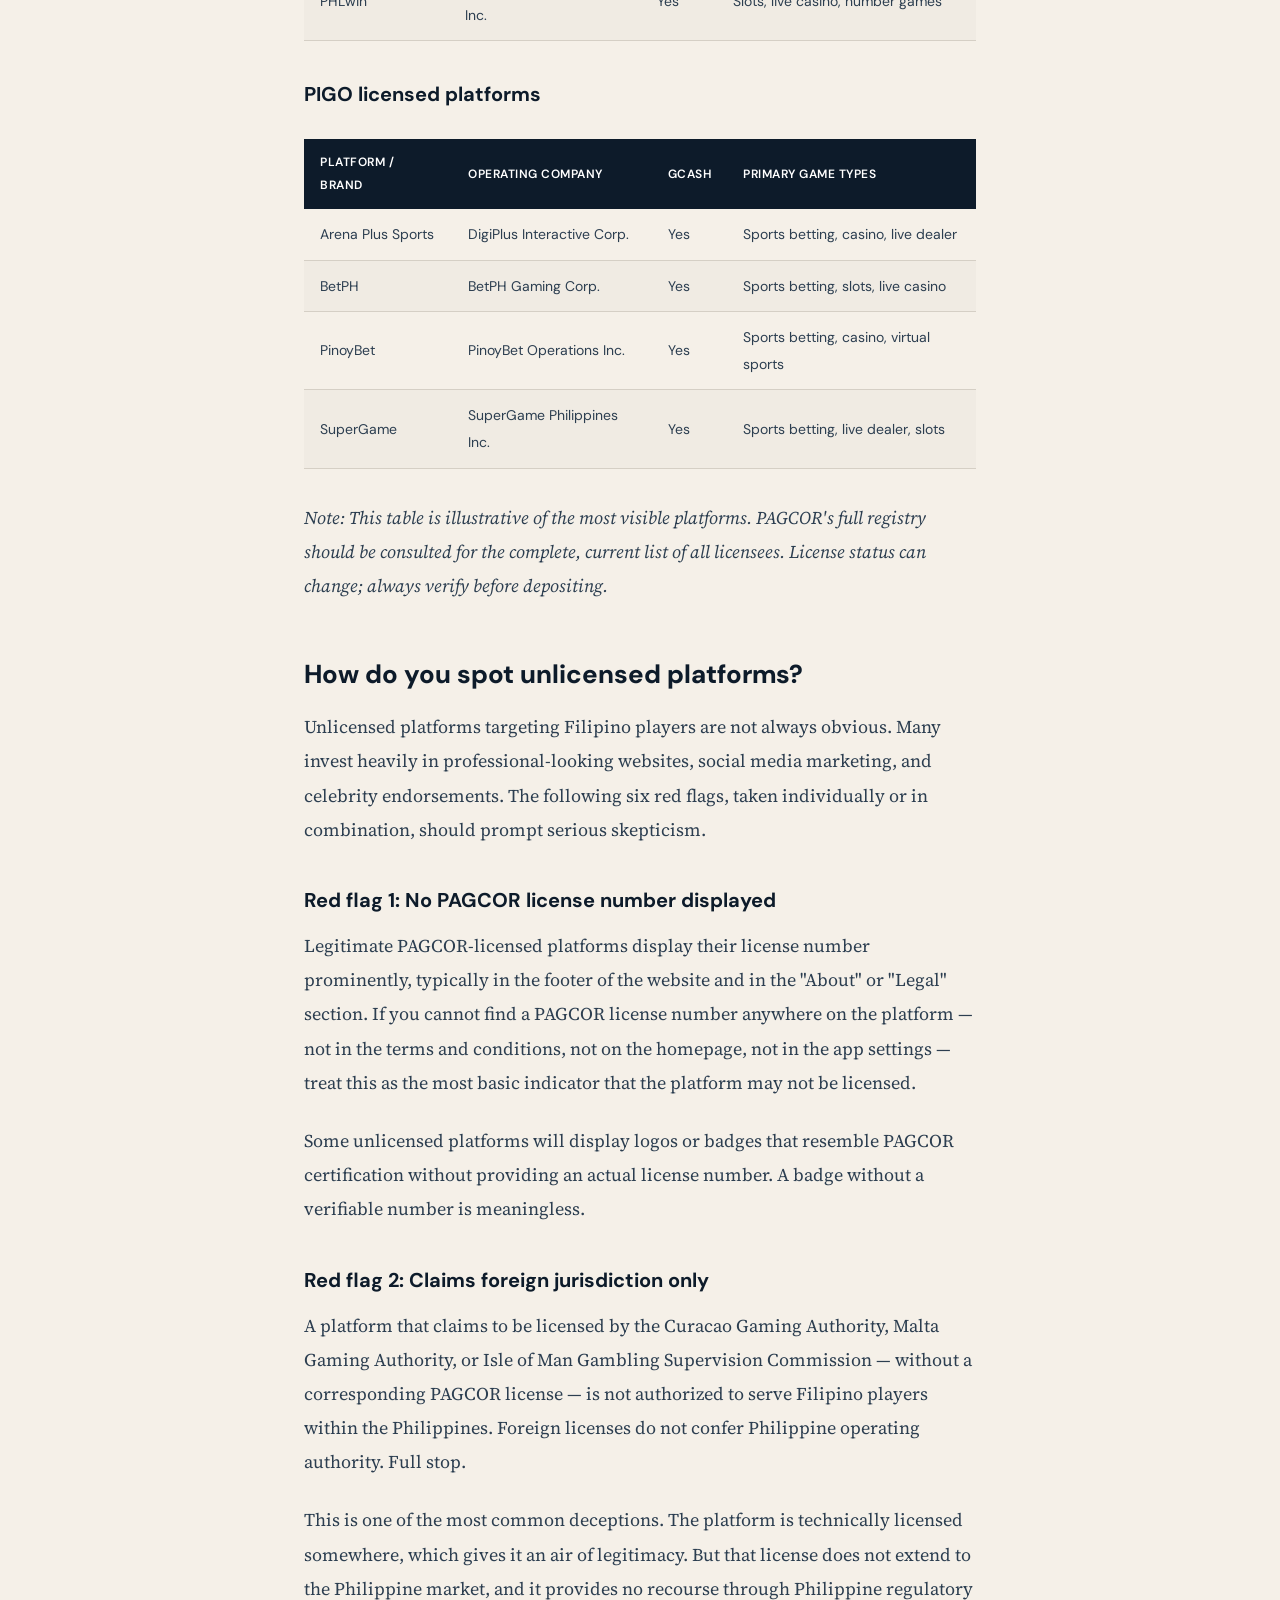
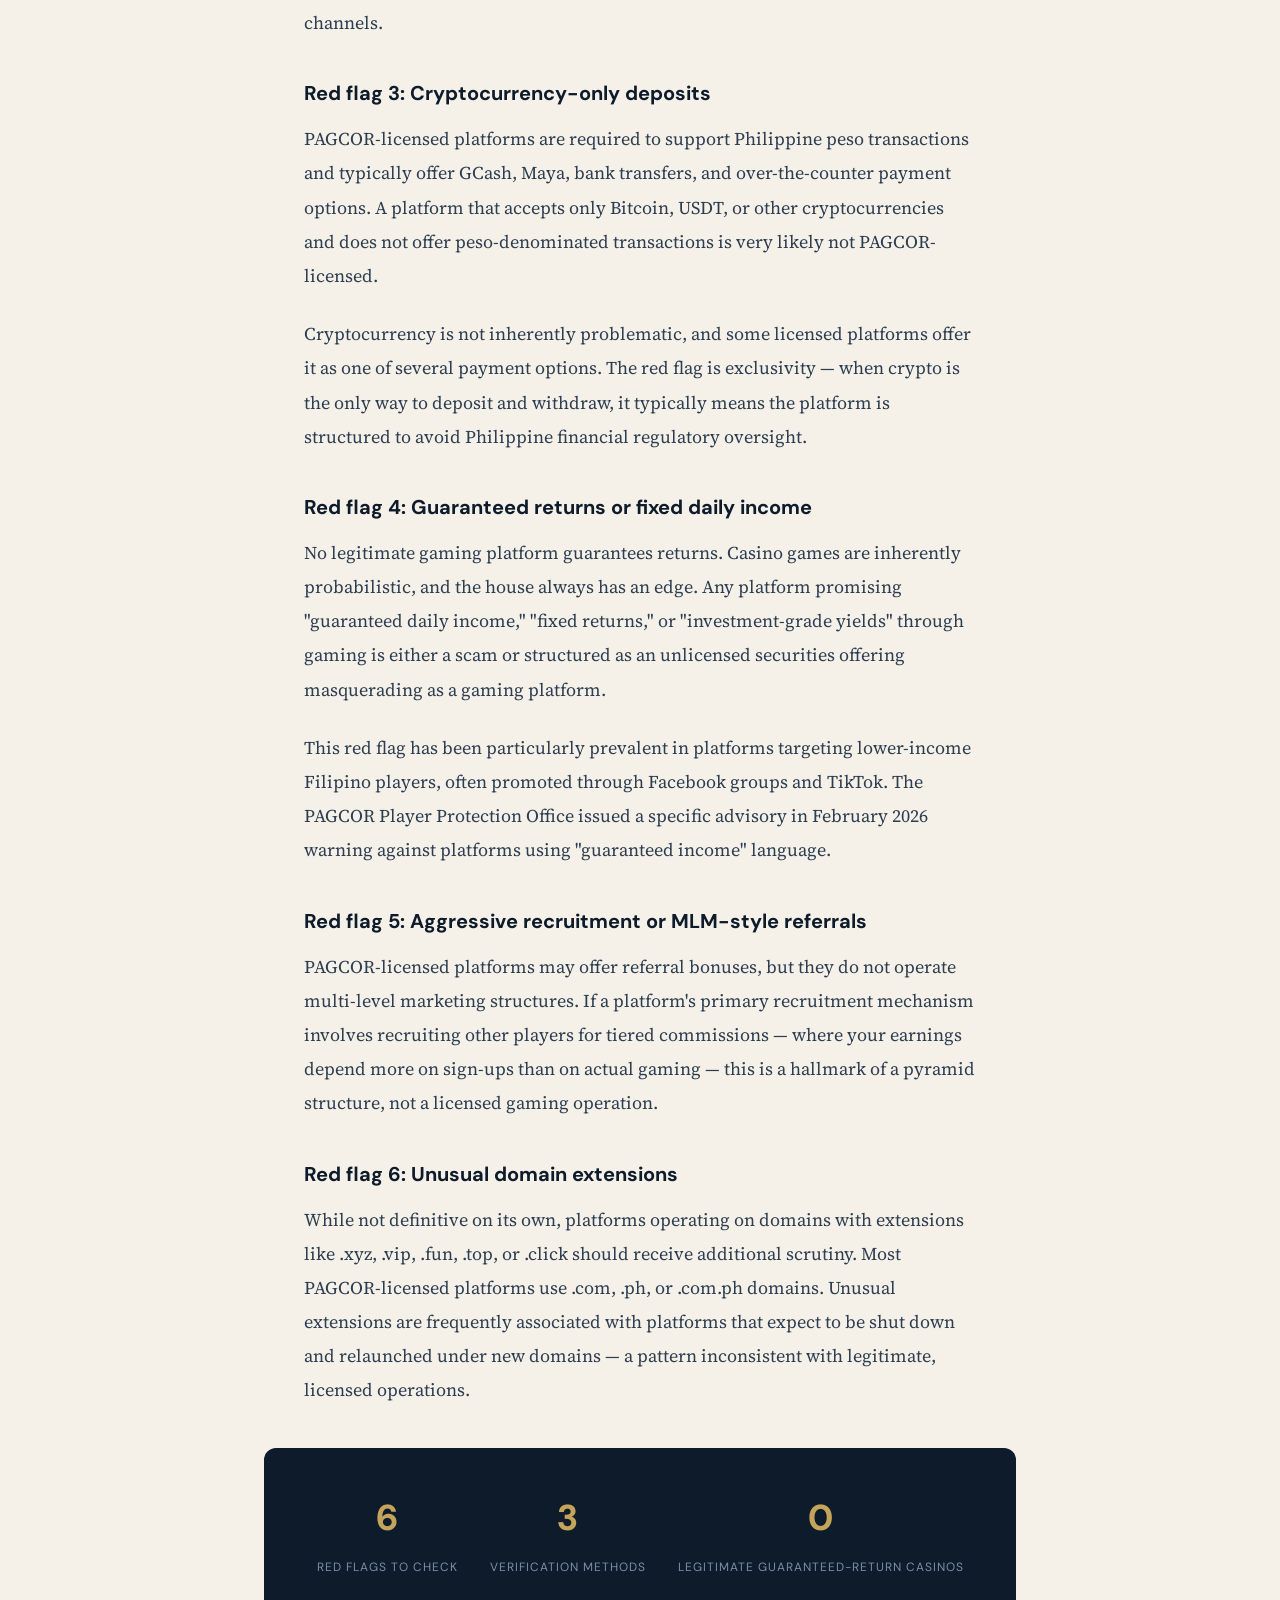
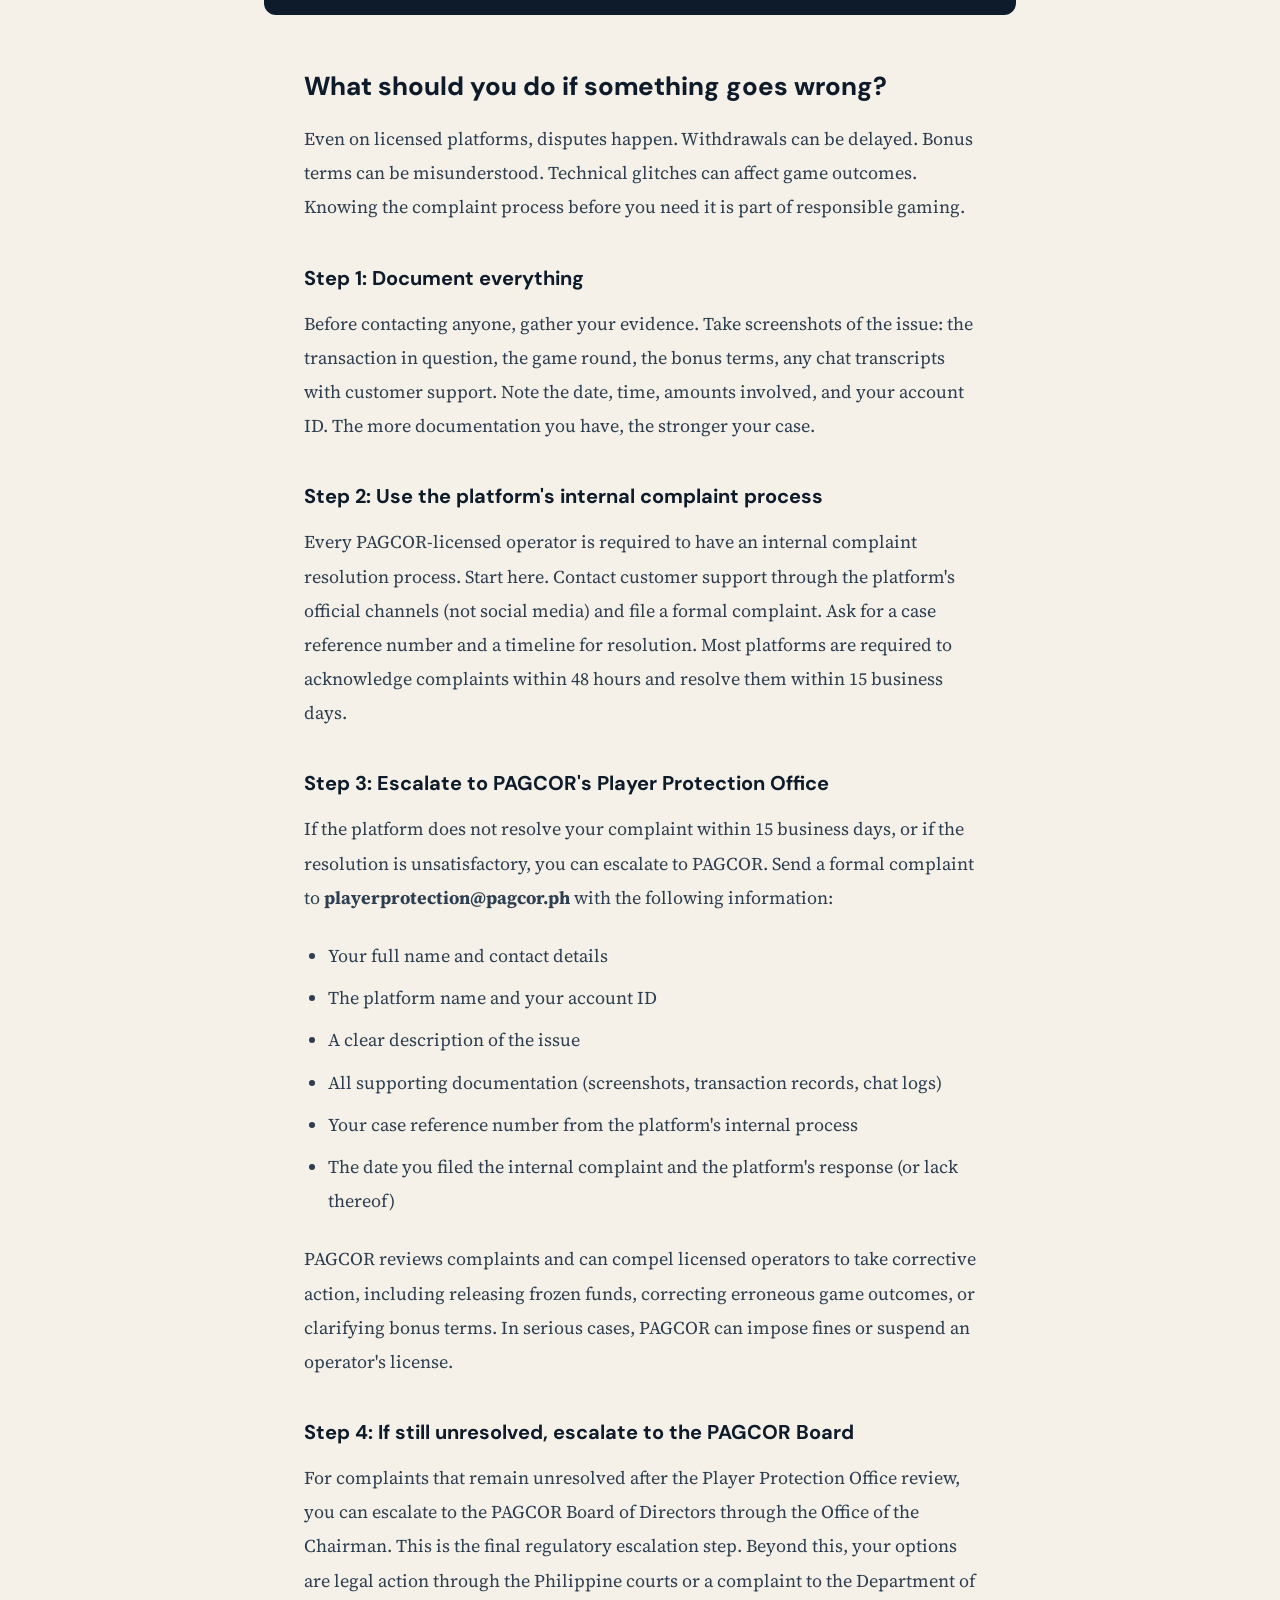
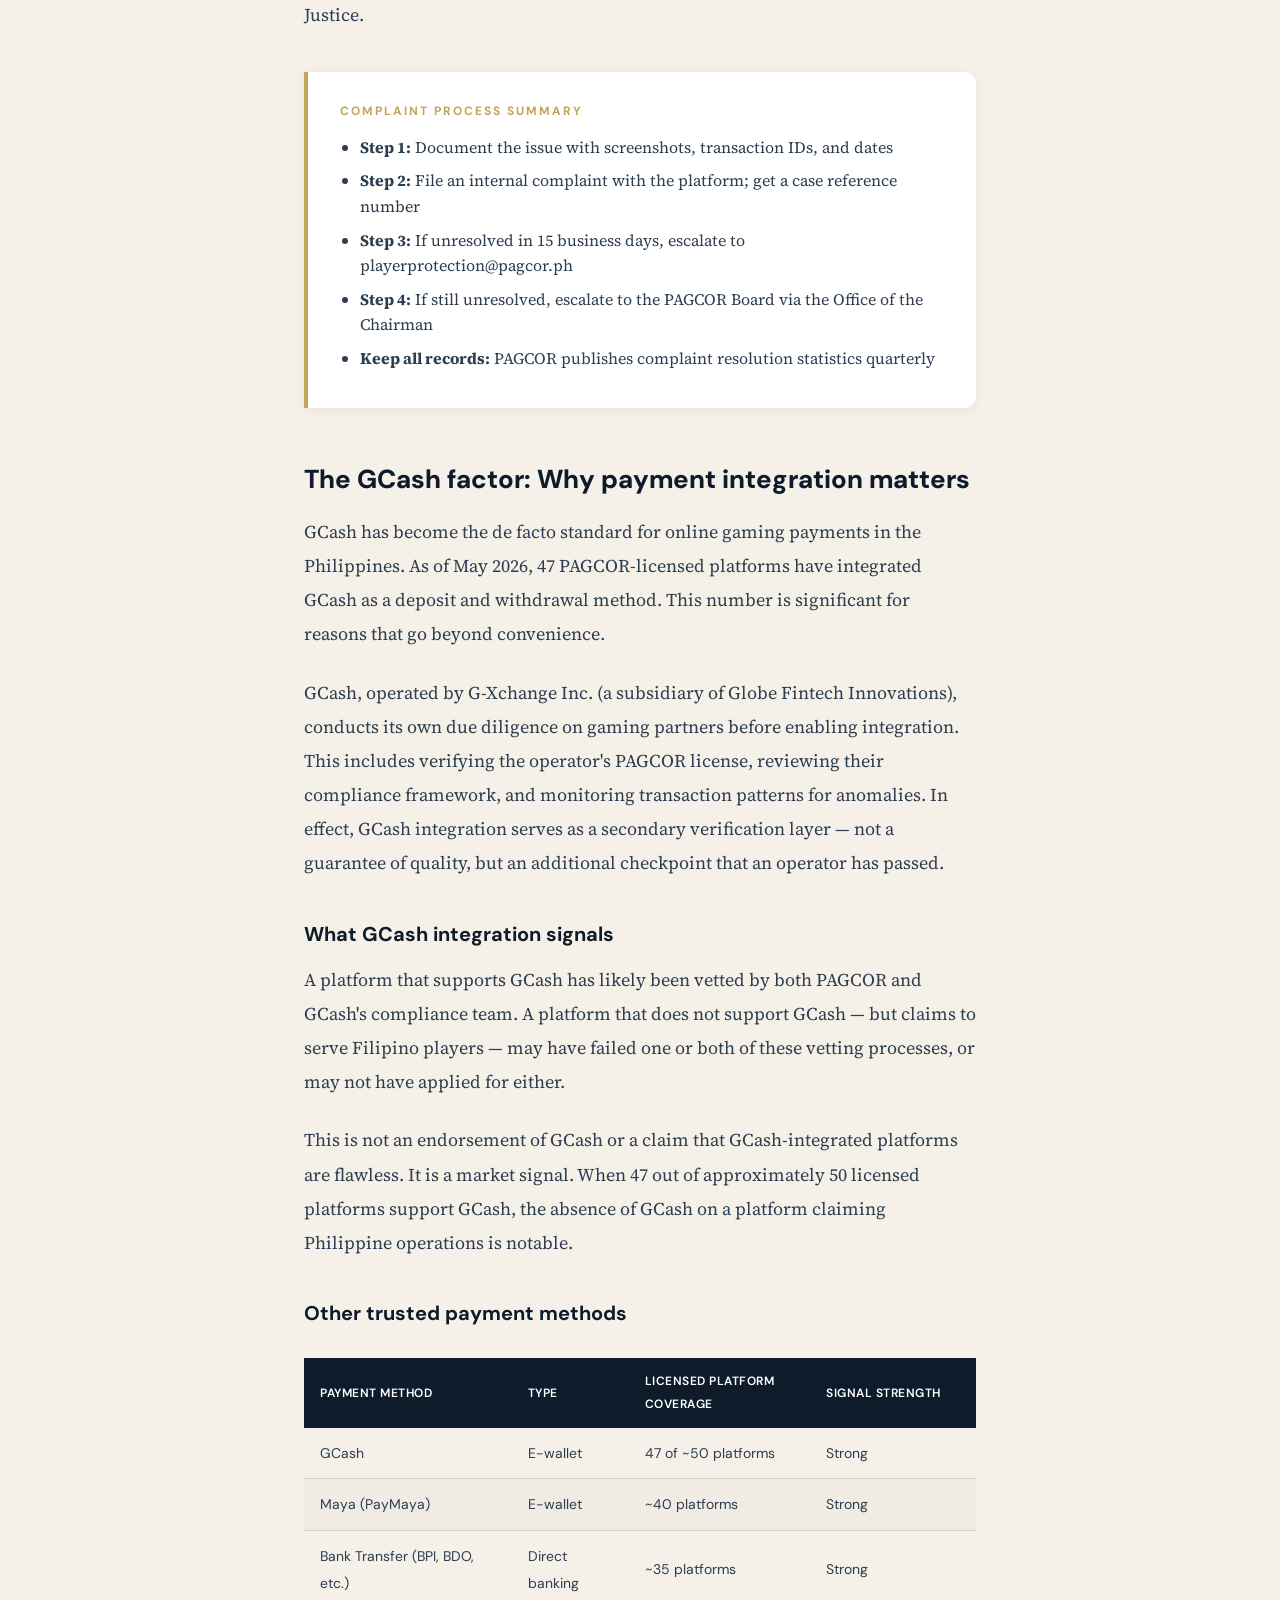
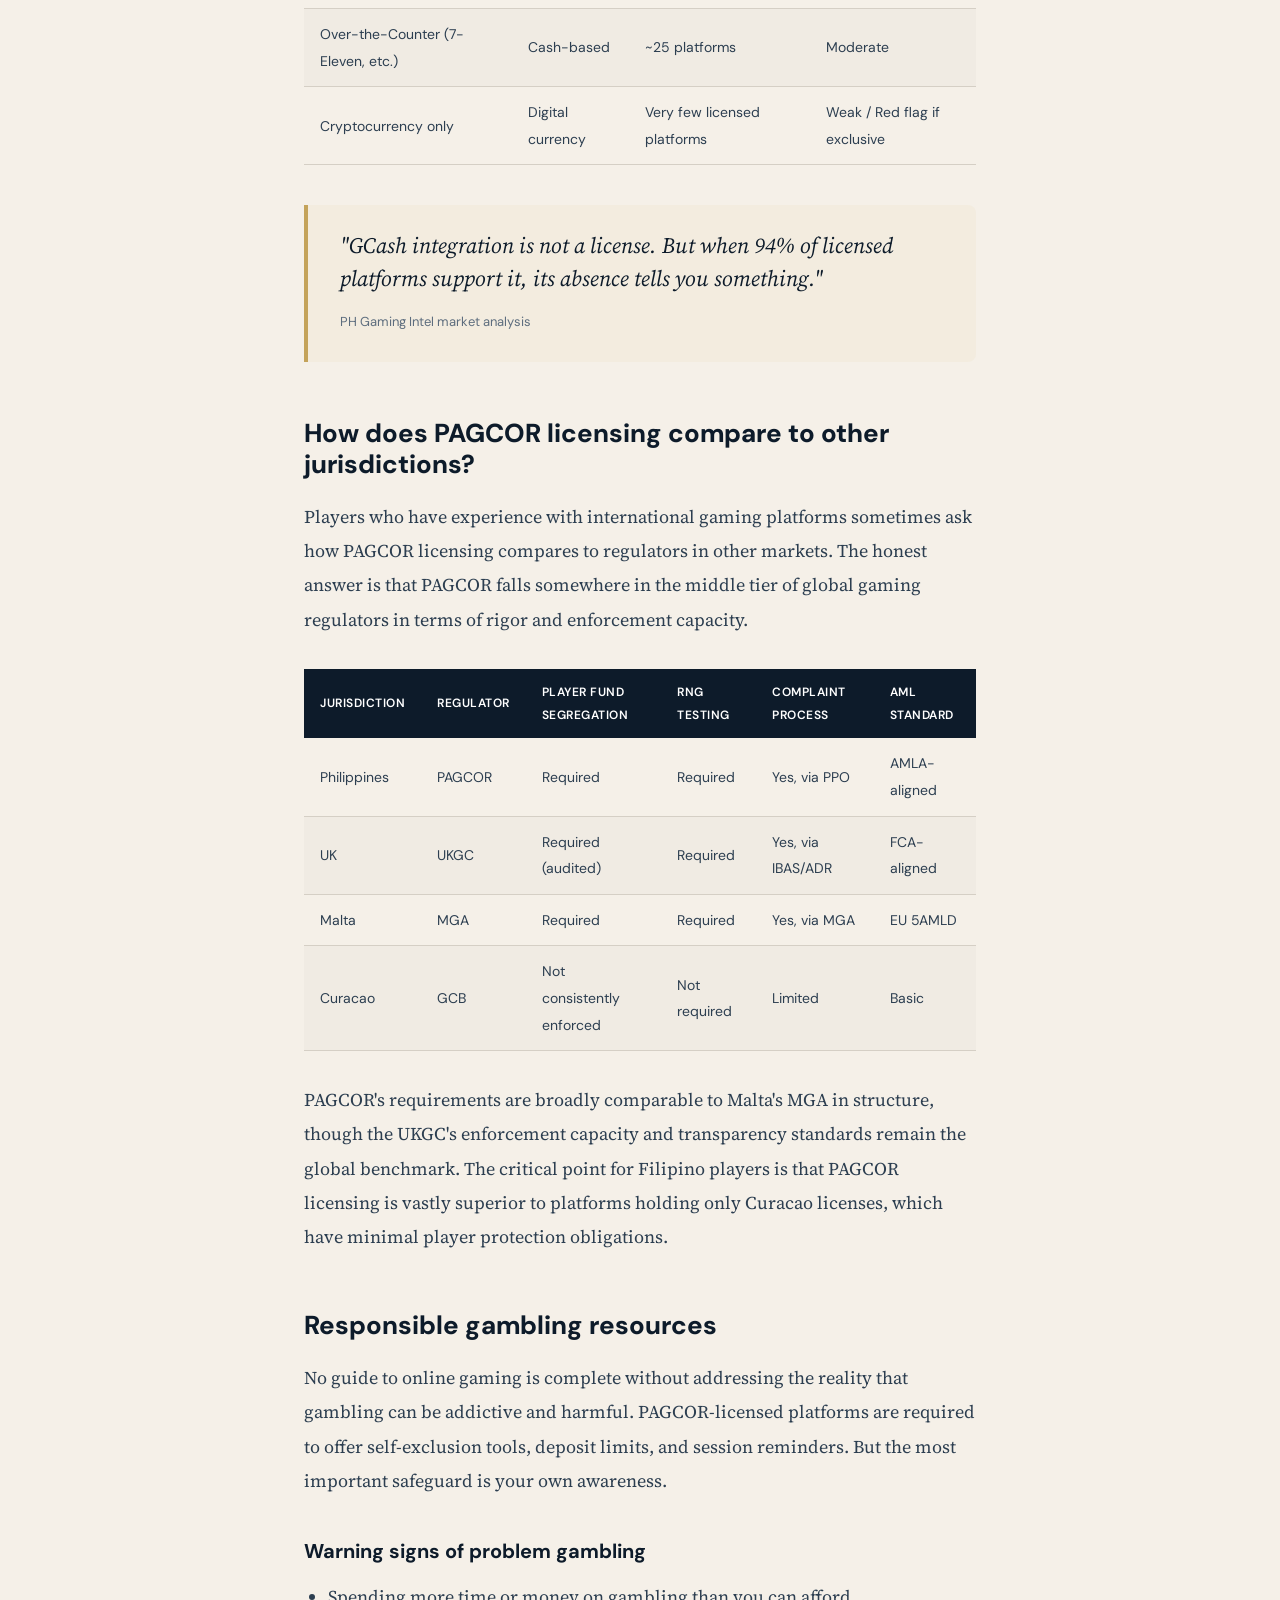
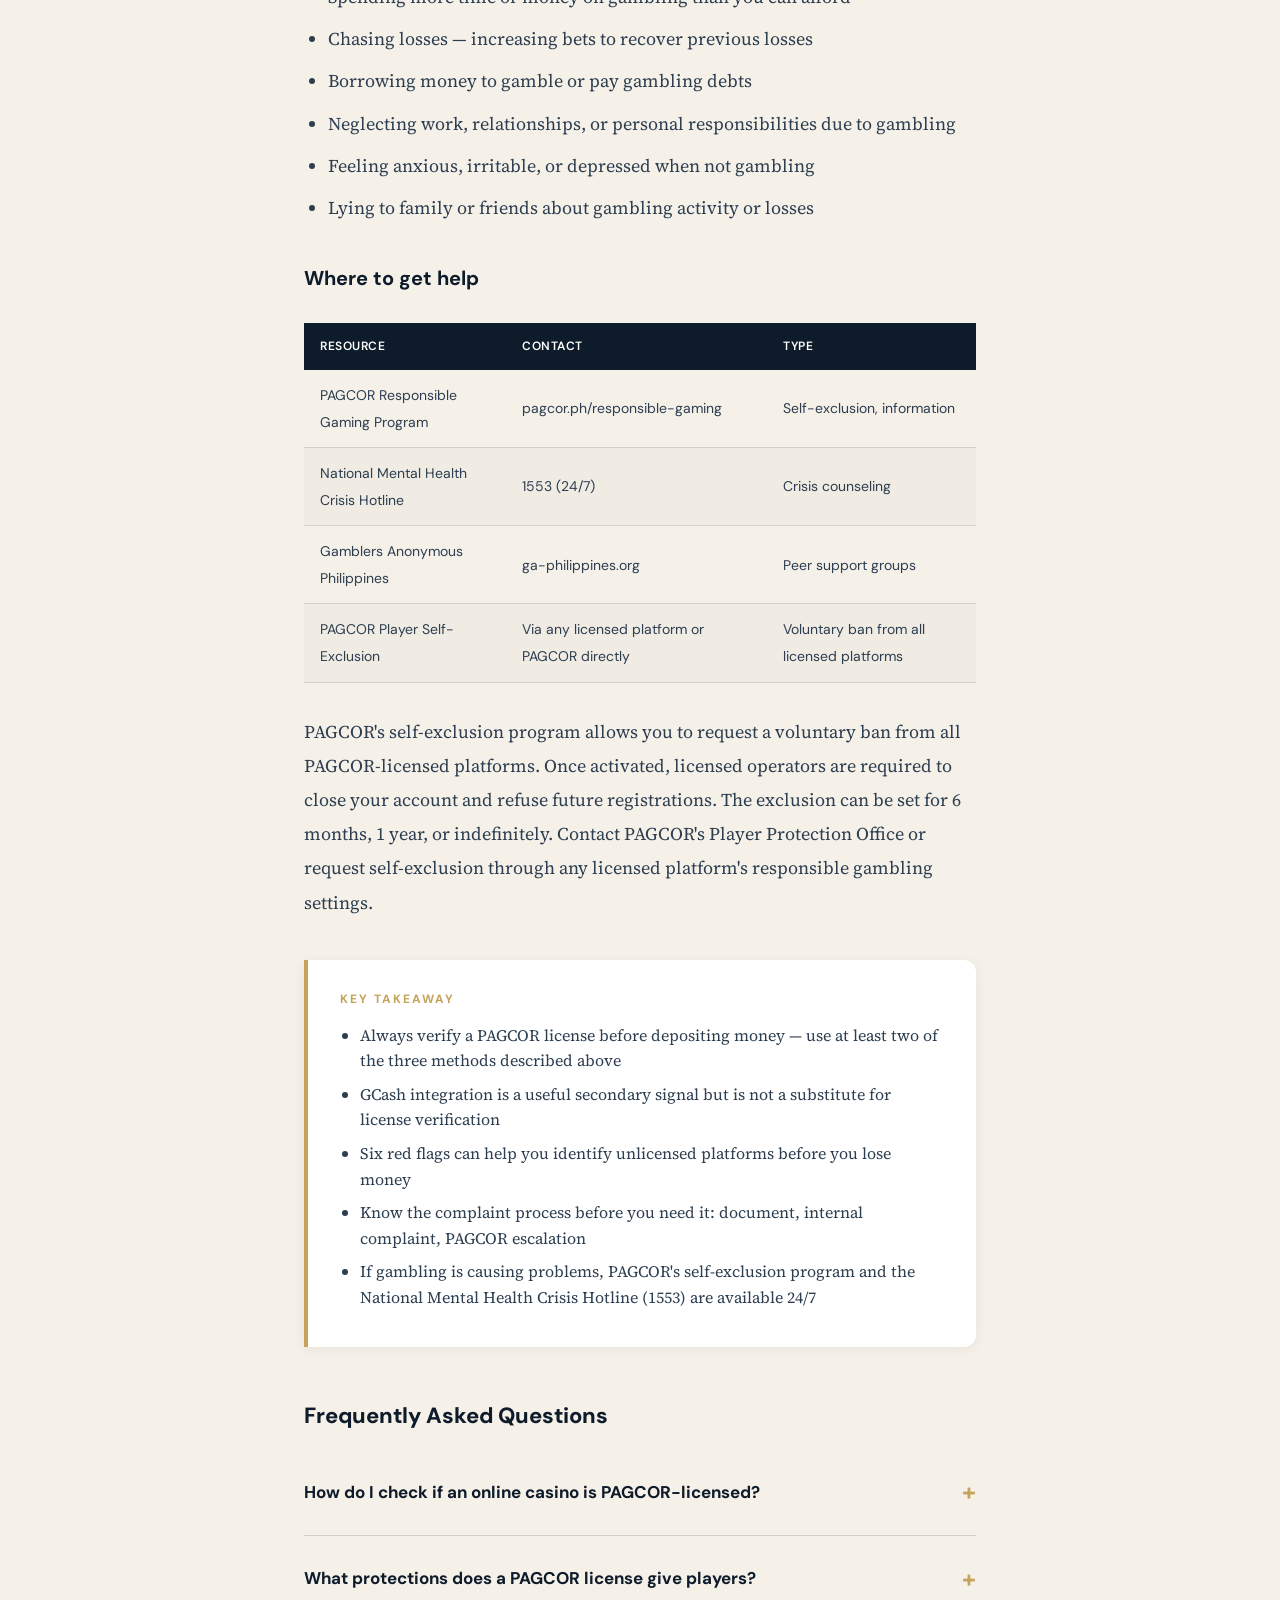
<file: articles/pagcor-licensed-casinos-guide-2026.html>
<!DOCTYPE html>
<html lang="en">
<head>
<meta charset="UTF-8">
<meta name="viewport" content="width=device-width, initial-scale=1.0">
<title>Best PAGCOR-Licensed Online Casinos in the Philippines (2026): A Verification Guide | PH Gaming Intel</title>
<meta name="description" content="Not a 'top 10' listicle. A fact-based guide to verifying PAGCOR online casino licenses in the Philippines, checking platform legitimacy, spotting red flags, and understanding your protections as a player in 2026.">
<meta name="robots" content="index, follow, max-snippet:-1, max-image-preview:large">
<meta name="author" content="Vivian Yu">

<!-- OpenGraph -->
<meta property="og:title" content="Best PAGCOR-Licensed Online Casinos in the Philippines (2026): A Verification Guide">
<meta property="og:description" content="How to verify a PAGCOR license, what protections it gives you, which platforms are currently licensed, and how to spot unlicensed operators. A fact-based guide for Filipino players.">
<meta property="og:image" content="../hero/best-pagcor-licensed-online-casinos-philippines-2026.png">
<meta property="og:type" content="article">
<meta property="og:site_name" content="PH Gaming Intel">
<meta property="article:published_time" content="2026-05-25T08:00:00+08:00">
<meta property="article:author" content="Vivian Yu">
<meta property="article:section" content="Guide">

<!-- Twitter Card -->
<meta name="twitter:card" content="summary_large_image">
<meta name="twitter:title" content="Best PAGCOR-Licensed Online Casinos Philippines (2026) - Verification Guide">
<meta name="twitter:description" content="Verify PAGCOR licenses, check platform legitimacy, spot red flags. A fact-based guide for Filipino players.">
<meta name="twitter:image" content="../hero/best-pagcor-licensed-online-casinos-philippines-2026.png">

<link rel="stylesheet" href="../styles.css">

<!-- JSON-LD: Article -->
<script type="application/ld+json">
{
  "@context": "https://schema.org",
  "@type": "Article",
  "headline": "Best PAGCOR-Licensed Online Casinos in the Philippines (2026): A Verification Guide",
  "description": "A fact-based guide to verifying PAGCOR online casino licenses, checking platform legitimacy, spotting unlicensed operators, and understanding player protections in the Philippines.",
  "image": "../hero/best-pagcor-licensed-online-casinos-philippines-2026.png",
  "datePublished": "2026-05-25T08:00:00+08:00",
  "dateModified": "2026-05-25T08:00:00+08:00",
  "author": {
    "@type": "Person",
    "name": "Vivian Yu",
    "jobTitle": "Editor-in-Chief",
    "url": "https://phgamingintel.com/author/vivian-yu"
  },
  "publisher": {
    "@type": "Organization",
    "name": "PH Gaming Intel",
    "logo": {
      "@type": "ImageObject",
      "url": "https://phgamingintel.com/logo.png"
    }
  },
  "mainEntityOfPage": {
    "@type": "WebPage",
    "@id": "https://phgamingintel.com/articles/pagcor-licensed-casinos-guide-2026"
  }
}
</script>

<!-- JSON-LD: FAQPage -->
<script type="application/ld+json">
{
  "@context": "https://schema.org",
  "@type": "FAQPage",
  "mainEntity": [
    {
      "@type": "Question",
      "name": "How do I check if an online casino is PAGCOR-licensed?",
      "acceptedAnswer": {
        "@type": "Answer",
        "text": "There are three methods: (1) Visit the official PAGCOR website at pagcor.ph and search the licensee registry. (2) Check the license number format — legitimate licenses follow the pattern eGames-YYYY-NNN or PIGO-YYYY-NNN. (3) Contact PAGCOR directly at licensing@pagcor.ph or their Player Protection Office hotline to verify a specific operator."
      }
    },
    {
      "@type": "Question",
      "name": "What protections does a PAGCOR license give players?",
      "acceptedAnswer": {
        "@type": "Answer",
        "text": "A PAGCOR license provides five key protections: background checks on operators, RNG (Random Number Generator) testing for game fairness, segregated player funds, anti-money laundering compliance, and a formal complaint channel through PAGCOR's Player Protection Office. It does NOT guarantee you will win, that customer service will be good, or that the platform won't have technical issues."
      }
    },
    {
      "@type": "Question",
      "name": "What are the red flags for unlicensed online casinos in the Philippines?",
      "acceptedAnswer": {
        "@type": "Answer",
        "text": "Six major red flags: (1) No PAGCOR license number displayed on the platform, (2) Claims to be licensed only in a foreign jurisdiction like Curacao or Malta, (3) Accepts only cryptocurrency with no GCash or bank transfer option, (4) Promises guaranteed returns or daily fixed income, (5) Relies on aggressive social media recruitment or MLM-style referral programs, (6) Uses unusual domain extensions like .xyz, .vip, or .fun."
      }
    },
    {
      "@type": "Question",
      "name": "Is GCash integration a sign of a legitimate PAGCOR-licensed casino?",
      "acceptedAnswer": {
        "@type": "Answer",
        "text": "GCash is currently integrated with 47 PAGCOR-licensed platforms. While GCash integration alone does not guarantee legitimacy, its absence on a platform claiming to serve the Philippine market is a significant yellow flag. GCash (operated by GCash/Mynt under the Globe group) conducts its own due diligence on gaming partners, creating an additional layer of vetting."
      }
    },
    {
      "@type": "Question",
      "name": "How do I file a complaint against a PAGCOR-licensed operator?",
      "acceptedAnswer": {
        "@type": "Answer",
        "text": "File a complaint with PAGCOR's Player Protection Office by: (1) Documenting the issue with screenshots, transaction IDs, and dates. (2) Sending a formal complaint to playerprotection@pagcor.ph with your account details and evidence. (3) If unresolved after 15 business days, escalate to the PAGCOR Board through the Office of the Chairman. PAGCOR publishes complaint resolution statistics quarterly."
      }
    },
    {
      "@type": "Question",
      "name": "What is the difference between e-Games and PIGO licensed casinos?",
      "acceptedAnswer": {
        "@type": "Answer",
        "text": "Both are PAGCOR-administered licenses for online gaming in the Philippines. e-Games licenses (approximately 38 active) focus on electronic gaming, slots, and virtual tables with PHP 25M minimum capital. PIGO licenses (approximately 12 active) cover full-suite gaming including sports betting with PHP 100M minimum capital. From a player protection standpoint, both provide PAGCOR oversight, though PIGO operators face stricter AML and identity verification requirements."
      }
    },
    {
      "@type": "Question",
      "name": "Can I play on offshore-licensed online casinos from the Philippines?",
      "acceptedAnswer": {
        "@type": "Answer",
        "text": "Playing on platforms not licensed by PAGCOR is technically illegal for Filipino players under Philippine law. Offshore-licensed casinos (e.g., those holding only Curacao, Malta, or Isle of Man licenses) are not authorized to accept wagers from players physically located in the Philippines. While enforcement against individual players has been minimal, these platforms offer no recourse through Philippine regulatory channels if something goes wrong."
      }
    }
  ]
}
</script>

<!-- JSON-LD: BreadcrumbList -->
<script type="application/ld+json">
{
  "@context": "https://schema.org",
  "@type": "BreadcrumbList",
  "itemListElement": [
    {
      "@type": "ListItem",
      "position": 1,
      "name": "Home",
      "item": "https://phgamingintel.com/"
    },
    {
      "@type": "ListItem",
      "position": 2,
      "name": "Guides",
      "item": "https://phgamingintel.com/guides"
    },
    {
      "@type": "ListItem",
      "position": 3,
      "name": "PAGCOR-Licensed Online Casinos Guide 2026",
      "item": "https://phgamingintel.com/articles/pagcor-licensed-casinos-guide-2026"
    }
  ]
}
</script>
</head>
<body>

<!-- HEADER -->
<header class="site-header">
  <div class="header-inner">
    <a href="../index.html" class="logo">PH Gaming <span>Intel</span></a>
    <nav>
      <ul class="nav-pills">
        <li><a href="../index.html">Home</a></li>
        <li><a href="#">Analysis</a></li>
        <li><a href="#">Regulation</a></li>
        <li><a href="#" class="active">Guides</a></li>
        <li><a href="#">About</a></li>
      </ul>
    </nav>
  </div>
</header>

<!-- HERO -->
<div class="article-hero">
  <img src="../hero/best-pagcor-licensed-online-casinos-philippines-2026.png" alt="Guide to PAGCOR-licensed online casinos in the Philippines for 2026">
  <div class="overlay"></div>
</div>

<!-- ARTICLE HEADER -->
<div class="article-header">
  <span class="tag tag-guide">Guide</span>
  <h1>Best PAGCOR-Licensed Online Casinos in the Philippines (2026): A Verification Guide</h1>
  <p class="dek">Not a "top 10" listicle. A fact-based guide to verifying PAGCOR licenses, checking platform legitimacy, and knowing your protections as a player &mdash; because the first question isn't "which casino is best," it's "which casino is real."</p>
  <div class="article-byline">
    <div class="author-name">Vivian Yu, Editor-in-Chief</div>
    <span>|</span>
    <time datetime="2026-05-25">May 25, 2026</time>
    <span>|</span>
    <span>15 min read</span>
  </div>
</div>

<!-- ARTICLE CONTENT -->
<article class="article-content">

  <p>If you search "best online casino Philippines" right now, you will get dozens of pages that rank platforms based on affiliate commissions, not regulatory status. Most of those pages do not tell you how to verify whether a casino is actually licensed. Many promote platforms that are not licensed at all.</p>

  <p>This guide takes a different approach. It starts with the question that actually matters: how do you know if a platform is legally authorized to operate in the Philippines? From there, it walks you through what PAGCOR licensing actually protects (and what it doesn't), how to verify a license yourself, which platforms are currently licensed, how to spot the fakes, and what to do if something goes wrong.</p>

  <p>No referral links. No bonus comparisons. Just the facts.</p>

  <!-- STAT BOX -->
  <div class="stat-box">
    <div class="stat-item">
      <div class="stat-num">~50</div>
      <div class="stat-label">Total Licensed Operators</div>
    </div>
    <div class="stat-item">
      <div class="stat-num">47</div>
      <div class="stat-label">GCash-Integrated Platforms</div>
    </div>
    <div class="stat-item">
      <div class="stat-num">5</div>
      <div class="stat-label">Player Protections</div>
    </div>
    <div class="stat-item">
      <div class="stat-num">6</div>
      <div class="stat-label">Red Flags to Watch</div>
    </div>
  </div>

  <h2>What does "PAGCOR-licensed" actually mean for players?</h2>

  <p>A PAGCOR license is the legal authorization for a company to operate online gaming services to players within the Philippines. It is issued by the Philippine Amusement and Gaming Corporation, which serves as both the regulator and (until SB 2814 changes this) an operator of its own casino properties.</p>

  <p>When a platform holds a valid PAGCOR license, it means the operator has passed through a regulatory process that provides five specific protections for players.</p>

  <h3>The 5 protections</h3>

  <p><strong>1. Background checks on operators.</strong> PAGCOR conducts due diligence on the principals, directors, and beneficial owners of every licensed operator. This includes criminal background checks, financial capacity verification, and corporate structure review. Operators with links to criminal activity, money laundering, or fraud are disqualified. This process is not perfect &mdash; no regulatory screening is &mdash; but it establishes a baseline of operator accountability that unlicensed platforms do not face.</p>

  <p><strong>2. RNG testing for game fairness.</strong> All games offered on PAGCOR-licensed platforms must use certified Random Number Generators. PAGCOR requires RNG certification from accredited testing laboratories, including Gaming Laboratories International (GLI), BMM Testlabs, and iTech Labs. This means that the slot machine, virtual table game, or number game you are playing has been independently verified to produce random outcomes within published return-to-player (RTP) parameters. It does not mean you will win. It means the game is not rigged.</p>

  <p><strong>3. Segregated player funds.</strong> PAGCOR-licensed operators are required to maintain player deposits in accounts separate from their operating funds. This segregation means that if an operator faces financial difficulty, player balances are protected from being used to cover the company's debts. In practice, this is one of the most important protections a license provides, because the most common complaint against unlicensed platforms is the inability to withdraw funds.</p>

  <p><strong>4. Anti-money laundering compliance.</strong> Licensed operators must comply with the Anti-Money Laundering Act (AMLA) as amended, including customer due diligence, suspicious transaction reporting, and covered transaction reporting for high-value wagers. This framework, while primarily designed to prevent financial crime, also protects players by ensuring that the platforms they use are subject to financial oversight.</p>

  <p><strong>5. A complaint channel to PAGCOR.</strong> Every PAGCOR-licensed operator is required to maintain a player complaint process, and players have the right to escalate unresolved complaints to PAGCOR's Player Protection Office. This is the recourse mechanism that separates licensed from unlicensed platforms. If a licensed operator refuses to pay a legitimate winning, misrepresents game terms, or violates its own published policies, you have a regulatory body you can contact.</p>

  <div class="key-takeaway">
    <h4>What PAGCOR Licensing Does NOT Guarantee</h4>
    <ul>
      <li>It does not guarantee you will win money. All casino games have a house edge.</li>
      <li>It does not guarantee excellent customer service or fast withdrawals.</li>
      <li>It does not mean the platform's bonus terms are fair or transparent.</li>
      <li>It does not protect you from your own gambling behavior. Responsible gambling is your responsibility.</li>
      <li>It does not mean every game on the platform is exclusively available to licensed operators &mdash; the same game titles often appear on unlicensed sites.</li>
    </ul>
  </div>

  <h2>How do you verify a PAGCOR license yourself?</h2>

  <p>Verification is not difficult, but it requires knowing where to look and what legitimate credentials look like. There are three reliable methods, and you should use at least two of them before trusting any platform with your money.</p>

  <h3>Method 1: The PAGCOR official registry</h3>

  <p>PAGCOR maintains a public registry of licensed operators on its official website at <strong>pagcor.ph</strong>. Navigate to the "Licensees" or "Regulatory" section and search for the operator by company name or brand name. The registry is updated quarterly and lists both e-Games and PIGO licensees with their license numbers, authorized game types, and license validity dates.</p>

  <p>Caveat: The PAGCOR website is not always easy to navigate, and the registry format has changed several times. If you cannot find an operator in the online registry, this does not automatically mean they are unlicensed &mdash; but it should raise a question that deserves a definitive answer before you deposit money.</p>

  <h3>Method 2: License number format verification</h3>

  <p>Legitimate PAGCOR license numbers follow specific formats. Knowing these formats helps you identify fabricated credentials immediately.</p>

  <table>
    <thead>
      <tr>
        <th>License Type</th>
        <th>Format</th>
        <th>Example</th>
      </tr>
    </thead>
    <tbody>
      <tr>
        <td>e-Games</td>
        <td>eGames-YYYY-NNN</td>
        <td>eGames-2023-047</td>
      </tr>
      <tr>
        <td>PIGO</td>
        <td>PIGO-YYYY-NNN</td>
        <td>PIGO-2025-008</td>
      </tr>
    </tbody>
  </table>

  <p>Any license number that does not follow this format is suspect. Common fabrications include random alphanumeric strings, license numbers attributed to foreign jurisdictions (like Curacao or Malta) presented as though they authorize Philippine operations, or PAGCOR-branded certificates that use incorrect logos or formatting.</p>

  <h3>Method 3: Direct verification with PAGCOR</h3>

  <p>If you have any doubt, contact PAGCOR directly. The licensing division can be reached at <strong>licensing@pagcor.ph</strong>. The Player Protection Office can be reached through the general PAGCOR contact channels. Response times vary, but PAGCOR will confirm or deny the license status of any operator when asked.</p>

  <p>This is the most reliable method, and it is the one you should use for any platform where you intend to deposit significant amounts. A five-minute email can save you from a platform that has no regulatory accountability whatsoever.</p>

  <div class="pull-quote">
    <p>"The most effective protection any player has is not a bonus or a promotion. It is verification. Five minutes of checking a license is worth more than any welcome offer."</p>
    <cite>PAGCOR Player Protection Office guidance, 2026</cite>
  </div>

  <h2>Which platforms are currently PAGCOR-licensed?</h2>

  <p>The following tables represent the most prominent PAGCOR-licensed platforms as of May 2026, organized by license type. This is not an exhaustive list of all licensees but covers the platforms with the highest market visibility and player traffic.</p>

  <h3>e-Games licensed platforms</h3>

  <table>
    <thead>
      <tr>
        <th>Platform / Brand</th>
        <th>Operating Company</th>
        <th>GCash</th>
        <th>Primary Game Types</th>
      </tr>
    </thead>
    <tbody>
      <tr>
        <td>Arena Plus</td>
        <td>DigiPlus Interactive Corp.</td>
        <td>Yes</td>
        <td>Slots, e-bingo, live dealer, virtual sports</td>
      </tr>
      <tr>
        <td>MegaBall</td>
        <td>PhilWeb Corp.</td>
        <td>Yes</td>
        <td>E-bingo, number games, slots</td>
      </tr>
      <tr>
        <td>Okada Play</td>
        <td>PhilWeb / Tiger Resort</td>
        <td>Yes</td>
        <td>Slots, live dealer, virtual tables</td>
      </tr>
      <tr>
        <td>PagBet</td>
        <td>PagBet Gaming Corp.</td>
        <td>Yes</td>
        <td>Slots, number games, e-bingo</td>
      </tr>
      <tr>
        <td>Lucky Plus</td>
        <td>Lucky Plus Gaming Inc.</td>
        <td>Yes</td>
        <td>Slots, virtual tables</td>
      </tr>
      <tr>
        <td>BetSo88</td>
        <td>BetSo88 Gaming Solutions</td>
        <td>Yes</td>
        <td>Slots, live dealer, fishing games</td>
      </tr>
      <tr>
        <td>JiliPH</td>
        <td>Jili Gaming PH Corp.</td>
        <td>Yes</td>
        <td>Slots, fishing games, virtual tables</td>
      </tr>
      <tr>
        <td>PHLwin</td>
        <td>PHLwin Entertainment Inc.</td>
        <td>Yes</td>
        <td>Slots, live casino, number games</td>
      </tr>
    </tbody>
  </table>

  <h3>PIGO licensed platforms</h3>

  <table>
    <thead>
      <tr>
        <th>Platform / Brand</th>
        <th>Operating Company</th>
        <th>GCash</th>
        <th>Primary Game Types</th>
      </tr>
    </thead>
    <tbody>
      <tr>
        <td>Arena Plus Sports</td>
        <td>DigiPlus Interactive Corp.</td>
        <td>Yes</td>
        <td>Sports betting, casino, live dealer</td>
      </tr>
      <tr>
        <td>BetPH</td>
        <td>BetPH Gaming Corp.</td>
        <td>Yes</td>
        <td>Sports betting, slots, live casino</td>
      </tr>
      <tr>
        <td>PinoyBet</td>
        <td>PinoyBet Operations Inc.</td>
        <td>Yes</td>
        <td>Sports betting, casino, virtual sports</td>
      </tr>
      <tr>
        <td>SuperGame</td>
        <td>SuperGame Philippines Inc.</td>
        <td>Yes</td>
        <td>Sports betting, live dealer, slots</td>
      </tr>
    </tbody>
  </table>

  <p><em>Note: This table is illustrative of the most visible platforms. PAGCOR's full registry should be consulted for the complete, current list of all licensees. License status can change; always verify before depositing.</em></p>

  <h2>How do you spot unlicensed platforms?</h2>

  <p>Unlicensed platforms targeting Filipino players are not always obvious. Many invest heavily in professional-looking websites, social media marketing, and celebrity endorsements. The following six red flags, taken individually or in combination, should prompt serious skepticism.</p>

  <h3>Red flag 1: No PAGCOR license number displayed</h3>

  <p>Legitimate PAGCOR-licensed platforms display their license number prominently, typically in the footer of the website and in the "About" or "Legal" section. If you cannot find a PAGCOR license number anywhere on the platform &mdash; not in the terms and conditions, not on the homepage, not in the app settings &mdash; treat this as the most basic indicator that the platform may not be licensed.</p>

  <p>Some unlicensed platforms will display logos or badges that resemble PAGCOR certification without providing an actual license number. A badge without a verifiable number is meaningless.</p>

  <h3>Red flag 2: Claims foreign jurisdiction only</h3>

  <p>A platform that claims to be licensed by the Curacao Gaming Authority, Malta Gaming Authority, or Isle of Man Gambling Supervision Commission &mdash; without a corresponding PAGCOR license &mdash; is not authorized to serve Filipino players within the Philippines. Foreign licenses do not confer Philippine operating authority. Full stop.</p>

  <p>This is one of the most common deceptions. The platform is technically licensed somewhere, which gives it an air of legitimacy. But that license does not extend to the Philippine market, and it provides no recourse through Philippine regulatory channels.</p>

  <h3>Red flag 3: Cryptocurrency-only deposits</h3>

  <p>PAGCOR-licensed platforms are required to support Philippine peso transactions and typically offer GCash, Maya, bank transfers, and over-the-counter payment options. A platform that accepts only Bitcoin, USDT, or other cryptocurrencies and does not offer peso-denominated transactions is very likely not PAGCOR-licensed.</p>

  <p>Cryptocurrency is not inherently problematic, and some licensed platforms offer it as one of several payment options. The red flag is exclusivity &mdash; when crypto is the only way to deposit and withdraw, it typically means the platform is structured to avoid Philippine financial regulatory oversight.</p>

  <h3>Red flag 4: Guaranteed returns or fixed daily income</h3>

  <p>No legitimate gaming platform guarantees returns. Casino games are inherently probabilistic, and the house always has an edge. Any platform promising "guaranteed daily income," "fixed returns," or "investment-grade yields" through gaming is either a scam or structured as an unlicensed securities offering masquerading as a gaming platform.</p>

  <p>This red flag has been particularly prevalent in platforms targeting lower-income Filipino players, often promoted through Facebook groups and TikTok. The PAGCOR Player Protection Office issued a specific advisory in February 2026 warning against platforms using "guaranteed income" language.</p>

  <h3>Red flag 5: Aggressive recruitment or MLM-style referrals</h3>

  <p>PAGCOR-licensed platforms may offer referral bonuses, but they do not operate multi-level marketing structures. If a platform's primary recruitment mechanism involves recruiting other players for tiered commissions &mdash; where your earnings depend more on sign-ups than on actual gaming &mdash; this is a hallmark of a pyramid structure, not a licensed gaming operation.</p>

  <h3>Red flag 6: Unusual domain extensions</h3>

  <p>While not definitive on its own, platforms operating on domains with extensions like .xyz, .vip, .fun, .top, or .click should receive additional scrutiny. Most PAGCOR-licensed platforms use .com, .ph, or .com.ph domains. Unusual extensions are frequently associated with platforms that expect to be shut down and relaunched under new domains &mdash; a pattern inconsistent with legitimate, licensed operations.</p>

  <div class="stat-box">
    <div class="stat-item">
      <div class="stat-num">6</div>
      <div class="stat-label">Red Flags to Check</div>
    </div>
    <div class="stat-item">
      <div class="stat-num">3</div>
      <div class="stat-label">Verification Methods</div>
    </div>
    <div class="stat-item">
      <div class="stat-num">0</div>
      <div class="stat-label">Legitimate Guaranteed-Return Casinos</div>
    </div>
  </div>

  <h2>What should you do if something goes wrong?</h2>

  <p>Even on licensed platforms, disputes happen. Withdrawals can be delayed. Bonus terms can be misunderstood. Technical glitches can affect game outcomes. Knowing the complaint process before you need it is part of responsible gaming.</p>

  <h3>Step 1: Document everything</h3>

  <p>Before contacting anyone, gather your evidence. Take screenshots of the issue: the transaction in question, the game round, the bonus terms, any chat transcripts with customer support. Note the date, time, amounts involved, and your account ID. The more documentation you have, the stronger your case.</p>

  <h3>Step 2: Use the platform's internal complaint process</h3>

  <p>Every PAGCOR-licensed operator is required to have an internal complaint resolution process. Start here. Contact customer support through the platform's official channels (not social media) and file a formal complaint. Ask for a case reference number and a timeline for resolution. Most platforms are required to acknowledge complaints within 48 hours and resolve them within 15 business days.</p>

  <h3>Step 3: Escalate to PAGCOR's Player Protection Office</h3>

  <p>If the platform does not resolve your complaint within 15 business days, or if the resolution is unsatisfactory, you can escalate to PAGCOR. Send a formal complaint to <strong>playerprotection@pagcor.ph</strong> with the following information:</p>

  <ul>
    <li>Your full name and contact details</li>
    <li>The platform name and your account ID</li>
    <li>A clear description of the issue</li>
    <li>All supporting documentation (screenshots, transaction records, chat logs)</li>
    <li>Your case reference number from the platform's internal process</li>
    <li>The date you filed the internal complaint and the platform's response (or lack thereof)</li>
  </ul>

  <p>PAGCOR reviews complaints and can compel licensed operators to take corrective action, including releasing frozen funds, correcting erroneous game outcomes, or clarifying bonus terms. In serious cases, PAGCOR can impose fines or suspend an operator's license.</p>

  <h3>Step 4: If still unresolved, escalate to the PAGCOR Board</h3>

  <p>For complaints that remain unresolved after the Player Protection Office review, you can escalate to the PAGCOR Board of Directors through the Office of the Chairman. This is the final regulatory escalation step. Beyond this, your options are legal action through the Philippine courts or a complaint to the Department of Justice.</p>

  <div class="key-takeaway">
    <h4>Complaint Process Summary</h4>
    <ul>
      <li><strong>Step 1:</strong> Document the issue with screenshots, transaction IDs, and dates</li>
      <li><strong>Step 2:</strong> File an internal complaint with the platform; get a case reference number</li>
      <li><strong>Step 3:</strong> If unresolved in 15 business days, escalate to playerprotection@pagcor.ph</li>
      <li><strong>Step 4:</strong> If still unresolved, escalate to the PAGCOR Board via the Office of the Chairman</li>
      <li><strong>Keep all records:</strong> PAGCOR publishes complaint resolution statistics quarterly</li>
    </ul>
  </div>

  <h2>The GCash factor: Why payment integration matters</h2>

  <p>GCash has become the de facto standard for online gaming payments in the Philippines. As of May 2026, 47 PAGCOR-licensed platforms have integrated GCash as a deposit and withdrawal method. This number is significant for reasons that go beyond convenience.</p>

  <p>GCash, operated by G-Xchange Inc. (a subsidiary of Globe Fintech Innovations), conducts its own due diligence on gaming partners before enabling integration. This includes verifying the operator's PAGCOR license, reviewing their compliance framework, and monitoring transaction patterns for anomalies. In effect, GCash integration serves as a secondary verification layer &mdash; not a guarantee of quality, but an additional checkpoint that an operator has passed.</p>

  <h3>What GCash integration signals</h3>

  <p>A platform that supports GCash has likely been vetted by both PAGCOR and GCash's compliance team. A platform that does not support GCash &mdash; but claims to serve Filipino players &mdash; may have failed one or both of these vetting processes, or may not have applied for either.</p>

  <p>This is not an endorsement of GCash or a claim that GCash-integrated platforms are flawless. It is a market signal. When 47 out of approximately 50 licensed platforms support GCash, the absence of GCash on a platform claiming Philippine operations is notable.</p>

  <h3>Other trusted payment methods</h3>

  <table>
    <thead>
      <tr>
        <th>Payment Method</th>
        <th>Type</th>
        <th>Licensed Platform Coverage</th>
        <th>Signal Strength</th>
      </tr>
    </thead>
    <tbody>
      <tr>
        <td>GCash</td>
        <td>E-wallet</td>
        <td>47 of ~50 platforms</td>
        <td>Strong</td>
      </tr>
      <tr>
        <td>Maya (PayMaya)</td>
        <td>E-wallet</td>
        <td>~40 platforms</td>
        <td>Strong</td>
      </tr>
      <tr>
        <td>Bank Transfer (BPI, BDO, etc.)</td>
        <td>Direct banking</td>
        <td>~35 platforms</td>
        <td>Strong</td>
      </tr>
      <tr>
        <td>Over-the-Counter (7-Eleven, etc.)</td>
        <td>Cash-based</td>
        <td>~25 platforms</td>
        <td>Moderate</td>
      </tr>
      <tr>
        <td>Cryptocurrency only</td>
        <td>Digital currency</td>
        <td>Very few licensed platforms</td>
        <td>Weak / Red flag if exclusive</td>
      </tr>
    </tbody>
  </table>

  <div class="pull-quote">
    <p>"GCash integration is not a license. But when 94% of licensed platforms support it, its absence tells you something."</p>
    <cite>PH Gaming Intel market analysis</cite>
  </div>

  <h2>How does PAGCOR licensing compare to other jurisdictions?</h2>

  <p>Players who have experience with international gaming platforms sometimes ask how PAGCOR licensing compares to regulators in other markets. The honest answer is that PAGCOR falls somewhere in the middle tier of global gaming regulators in terms of rigor and enforcement capacity.</p>

  <table>
    <thead>
      <tr>
        <th>Jurisdiction</th>
        <th>Regulator</th>
        <th>Player Fund Segregation</th>
        <th>RNG Testing</th>
        <th>Complaint Process</th>
        <th>AML Standard</th>
      </tr>
    </thead>
    <tbody>
      <tr>
        <td>Philippines</td>
        <td>PAGCOR</td>
        <td>Required</td>
        <td>Required</td>
        <td>Yes, via PPO</td>
        <td>AMLA-aligned</td>
      </tr>
      <tr>
        <td>UK</td>
        <td>UKGC</td>
        <td>Required (audited)</td>
        <td>Required</td>
        <td>Yes, via IBAS/ADR</td>
        <td>FCA-aligned</td>
      </tr>
      <tr>
        <td>Malta</td>
        <td>MGA</td>
        <td>Required</td>
        <td>Required</td>
        <td>Yes, via MGA</td>
        <td>EU 5AMLD</td>
      </tr>
      <tr>
        <td>Curacao</td>
        <td>GCB</td>
        <td>Not consistently enforced</td>
        <td>Not required</td>
        <td>Limited</td>
        <td>Basic</td>
      </tr>
    </tbody>
  </table>

  <p>PAGCOR's requirements are broadly comparable to Malta's MGA in structure, though the UKGC's enforcement capacity and transparency standards remain the global benchmark. The critical point for Filipino players is that PAGCOR licensing is vastly superior to platforms holding only Curacao licenses, which have minimal player protection obligations.</p>

  <h2>Responsible gambling resources</h2>

  <p>No guide to online gaming is complete without addressing the reality that gambling can be addictive and harmful. PAGCOR-licensed platforms are required to offer self-exclusion tools, deposit limits, and session reminders. But the most important safeguard is your own awareness.</p>

  <h3>Warning signs of problem gambling</h3>

  <ul>
    <li>Spending more time or money on gambling than you can afford</li>
    <li>Chasing losses &mdash; increasing bets to recover previous losses</li>
    <li>Borrowing money to gamble or pay gambling debts</li>
    <li>Neglecting work, relationships, or personal responsibilities due to gambling</li>
    <li>Feeling anxious, irritable, or depressed when not gambling</li>
    <li>Lying to family or friends about gambling activity or losses</li>
  </ul>

  <h3>Where to get help</h3>

  <table>
    <thead>
      <tr>
        <th>Resource</th>
        <th>Contact</th>
        <th>Type</th>
      </tr>
    </thead>
    <tbody>
      <tr>
        <td>PAGCOR Responsible Gaming Program</td>
        <td>pagcor.ph/responsible-gaming</td>
        <td>Self-exclusion, information</td>
      </tr>
      <tr>
        <td>National Mental Health Crisis Hotline</td>
        <td>1553 (24/7)</td>
        <td>Crisis counseling</td>
      </tr>
      <tr>
        <td>Gamblers Anonymous Philippines</td>
        <td>ga-philippines.org</td>
        <td>Peer support groups</td>
      </tr>
      <tr>
        <td>PAGCOR Player Self-Exclusion</td>
        <td>Via any licensed platform or PAGCOR directly</td>
        <td>Voluntary ban from all licensed platforms</td>
      </tr>
    </tbody>
  </table>

  <p>PAGCOR's self-exclusion program allows you to request a voluntary ban from all PAGCOR-licensed platforms. Once activated, licensed operators are required to close your account and refuse future registrations. The exclusion can be set for 6 months, 1 year, or indefinitely. Contact PAGCOR's Player Protection Office or request self-exclusion through any licensed platform's responsible gambling settings.</p>

  <div class="key-takeaway">
    <h4>Key Takeaway</h4>
    <ul>
      <li>Always verify a PAGCOR license before depositing money &mdash; use at least two of the three methods described above</li>
      <li>GCash integration is a useful secondary signal but is not a substitute for license verification</li>
      <li>Six red flags can help you identify unlicensed platforms before you lose money</li>
      <li>Know the complaint process before you need it: document, internal complaint, PAGCOR escalation</li>
      <li>If gambling is causing problems, PAGCOR's self-exclusion program and the National Mental Health Crisis Hotline (1553) are available 24/7</li>
    </ul>
  </div>

  <!-- FAQ SECTION -->
  <div class="faq-section">
    <h2>Frequently Asked Questions</h2>

    <div class="faq-item">
      <div class="faq-q">How do I check if an online casino is PAGCOR-licensed?</div>
      <div class="faq-a">There are three methods: (1) Visit the official PAGCOR website at pagcor.ph and search the licensee registry. (2) Check the license number format &mdash; legitimate licenses follow the pattern eGames-YYYY-NNN or PIGO-YYYY-NNN. (3) Contact PAGCOR directly at licensing@pagcor.ph or their Player Protection Office hotline to verify a specific operator. Use at least two methods before depositing money on any platform.</div>
    </div>

    <div class="faq-item">
      <div class="faq-q">What protections does a PAGCOR license give players?</div>
      <div class="faq-a">A PAGCOR license provides five key protections: background checks on operators, RNG (Random Number Generator) testing for game fairness, segregated player funds so your deposits are separate from the company's operating money, anti-money laundering compliance, and a formal complaint channel through PAGCOR's Player Protection Office. It does not guarantee winnings, good customer service, or fair bonus terms.</div>
    </div>

    <div class="faq-item">
      <div class="faq-q">What are the red flags for unlicensed online casinos in the Philippines?</div>
      <div class="faq-a">Six major red flags: (1) No PAGCOR license number displayed on the platform. (2) Claims to be licensed only in a foreign jurisdiction like Curacao or Malta without a PAGCOR license. (3) Accepts only cryptocurrency with no GCash or bank transfer option. (4) Promises guaranteed returns or daily fixed income. (5) Relies on aggressive social media recruitment or MLM-style referral programs. (6) Uses unusual domain extensions like .xyz, .vip, or .fun. Any one of these warrants caution; multiple red flags together are a strong warning.</div>
    </div>

    <div class="faq-item">
      <div class="faq-q">Is GCash integration a sign of a legitimate PAGCOR-licensed casino?</div>
      <div class="faq-a">GCash is currently integrated with 47 of approximately 50 PAGCOR-licensed platforms (94%). While GCash integration alone does not guarantee legitimacy, its absence on a platform claiming to serve Filipino players is a significant yellow flag. GCash conducts its own due diligence on gaming partners, so integration serves as a secondary verification layer beyond PAGCOR licensing itself.</div>
    </div>

    <div class="faq-item">
      <div class="faq-q">How do I file a complaint against a PAGCOR-licensed operator?</div>
      <div class="faq-a">First, document the issue with screenshots, transaction IDs, and dates. Then file a formal complaint through the platform's internal process and request a case reference number. If the platform does not resolve the complaint within 15 business days, escalate to PAGCOR's Player Protection Office at playerprotection@pagcor.ph with all supporting documentation. If still unresolved, escalate to the PAGCOR Board through the Office of the Chairman.</div>
    </div>

    <div class="faq-item">
      <div class="faq-q">What is the difference between e-Games and PIGO licensed casinos?</div>
      <div class="faq-a">Both are PAGCOR-administered licenses for online gaming in the Philippines. e-Games licenses (approximately 38 active) focus on electronic gaming, slots, and virtual tables with PHP 25 million minimum capital. PIGO licenses (approximately 12 active) cover full-suite gaming including sports betting with PHP 100 million minimum capital. From a player protection standpoint, both provide PAGCOR oversight, though PIGO operators face stricter anti-money laundering and identity verification requirements.</div>
    </div>

    <div class="faq-item">
      <div class="faq-q">Can I play on offshore-licensed online casinos from the Philippines?</div>
      <div class="faq-a">Playing on platforms not licensed by PAGCOR is technically illegal for Filipino players under Philippine law. Offshore-licensed casinos holding only Curacao, Malta, or other foreign licenses are not authorized to accept wagers from players physically located in the Philippines. While enforcement against individual players has been minimal, these platforms offer no recourse through Philippine regulatory channels if disputes arise, your funds are frozen, or the platform shuts down.</div>
    </div>
  </div>

  <!-- SOURCES -->
  <div class="source-list">
    <h3>Sources</h3>
    <ul>
      <li>PAGCOR Licensee Registry, Philippine Amusement and Gaming Corporation, accessed May 2026</li>
      <li>PAGCOR Player Protection Office, "Player Rights and Complaint Process," 2026</li>
      <li>PAGCOR Regulatory Advisory: "Warning Against Platforms Claiming Guaranteed Gaming Income," February 2026</li>
      <li>DigiPlus Interactive Corp. Annual Report 2025, Philippine Stock Exchange filing</li>
      <li>BSP Circular No. 1108: Anti-Money Laundering Guidelines for Casino and Gaming Operators</li>
      <li>GCash/Mynt Partnership Disclosures, Globe Fintech Innovations, Q1 2026</li>
      <li>Philippine Internet Gaming Association (PIGA), Market Survey, 2025</li>
      <li>Republic Act No. 9160 as amended (Anti-Money Laundering Act)</li>
    </ul>
  </div>

  <!-- AUTHOR BIO -->
  <div class="author-bio">
    <div class="avatar">VY</div>
    <div class="bio-text">
      <h4>Vivian Yu, Editor-in-Chief</h4>
      <p>Vivian covers gaming regulation and policy across the Philippines and Southeast Asia. She previously reported on fintech and digital economy for BusinessWorld and has covered the POGO-to-PIGO transition since 2024. Based in Manila.</p>
    </div>
  </div>

  <!-- RELATED ARTICLES -->
  <div class="related-section">
    <h3 class="section-title">Related Articles</h3>
    <div class="card-grid">
      <a href="pigo-vs-egames-regulatory-maze.html" class="card">
        <div class="card-img">
          <img src="../hero/pigo-vs-egames-regulatory-maze-mapped-2026.png" alt="PIGO vs e-Games Regulatory Maze">
        </div>
        <div class="card-body">
          <span class="tag tag-analysis">Analysis</span>
          <h3>PIGO vs e-Games: A Regulatory Maze, Mapped</h3>
          <p class="card-dek">Two parallel license systems, one regulator, zero clarity for players and operators.</p>
          <div class="card-meta">May 25, 2026 &middot; 16 min read</div>
        </div>
      </a>
      <a href="manila-bay-4am-ir-workers.html" class="card">
        <div class="card-img">
          <img src="../hero/manila-bay-4am-hidden-shift-ir-workers.png" alt="Manila Bay at 4 AM">
        </div>
        <div class="card-body">
          <span class="tag tag-longread">Longread</span>
          <h3>Manila Bay at 4 AM: The Hidden Shift of IR Workers</h3>
          <p class="card-dek">When the high rollers leave and the floor lights dim, a different kind of labor begins.</p>
          <div class="card-meta">May 25, 2026 &middot; 20 min read</div>
        </div>
      </a>
      <div class="card">
        <div class="card-img">
          <img src="../hero/okada-play-commercial-launch-philweb-tiger-resort-2026.png" alt="Okada Play Launch">
        </div>
        <div class="card-body">
          <span class="tag tag-news">News</span>
          <h3>Okada Manila, PhilWeb Launch Okada Play Online Gaming Platform</h3>
          <p class="card-dek">PhilWeb and Tiger Resort roll out Okada Play, bringing luxury gaming to the digital market.</p>
          <div class="card-meta">May 20, 2026 &middot; 5 min read</div>
        </div>
      </div>
    </div>
  </div>

  <!-- NEWSLETTER CTA -->
  <div class="newsletter-cta">
    <h2>Get Philippine Gaming Intelligence Weekly</h2>
    <p>Regulation, revenue data, and market analysis delivered every Monday. No spam, no affiliate links.</p>
    <div class="cta-row">
      <input type="email" placeholder="your@email.com" aria-label="Email address">
      <button>Subscribe</button>
    </div>
  </div>

</article>

<!-- FOOTER -->
<footer class="site-footer">
  <div class="footer-inner">
    <div>
      <div class="footer-brand">PH Gaming <span>Intel</span></div>
      <p class="footer-desc">The fastest, deepest, and most credible intelligence hub for the Philippines and Southeast Asian gaming industry.</p>
    </div>
    <div class="footer-col">
      <h4>Sections</h4>
      <ul>
        <li><a href="#">News</a></li>
        <li><a href="#">Analysis</a></li>
        <li><a href="#">Guides</a></li>
        <li><a href="#">Longreads</a></li>
      </ul>
    </div>
    <div class="footer-col">
      <h4>Resources</h4>
      <ul>
        <li><a href="#">Data Tools</a></li>
        <li><a href="#">POGO Tracker</a></li>
        <li><a href="#">Regulation Database</a></li>
      </ul>
    </div>
    <div class="footer-col">
      <h4>Company</h4>
      <ul>
        <li><a href="#">About</a></li>
        <li><a href="#">Editorial Policy</a></li>
        <li><a href="#">Privacy Policy</a></li>
        <li><a href="#">Affiliate Disclosure</a></li>
      </ul>
    </div>
  </div>
  <div class="footer-bottom">
    &copy; 2026 PH Gaming Intel. All rights reserved. Content is for informational purposes only. <a href="#">Responsible Gambling</a>.
  </div>
</footer>

<!-- RG BANNER -->
<div class="rg-banner">
  Gambling involves risk. PH Gaming Intel reports on the gaming industry but does not endorse betting. If you or someone you know has a gambling problem, contact the PAGCOR Responsible Gaming hotline or visit <a href="#">responsiblegambling.ph</a>.
</div>

<script>
// Header scroll effect
const header = document.querySelector('.site-header');
window.addEventListener('scroll', () => {
  header.classList.toggle('scrolled', window.scrollY > 50);
});

// FAQ toggle
document.querySelectorAll('.faq-q').forEach(q => {
  q.addEventListener('click', () => {
    q.parentElement.classList.toggle('open');
  });
});
</script>

</body>
</html>
</file>
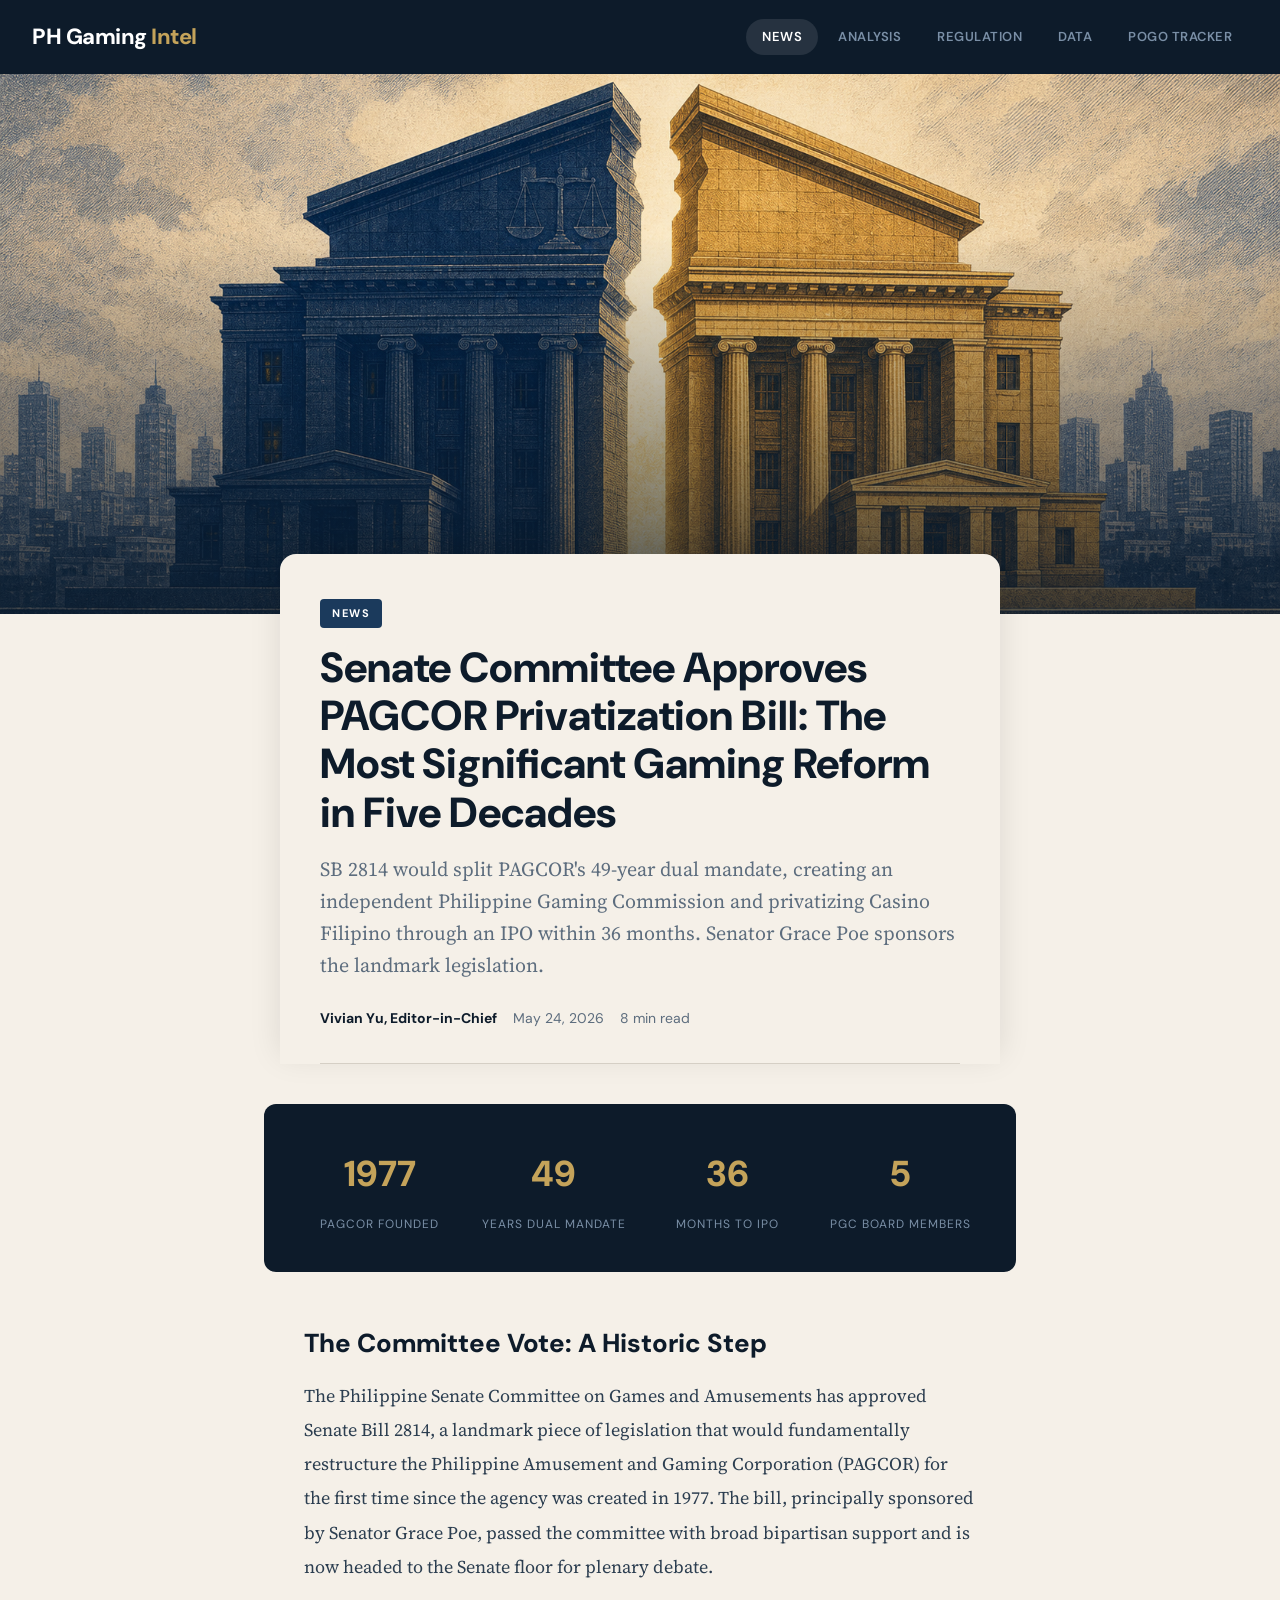
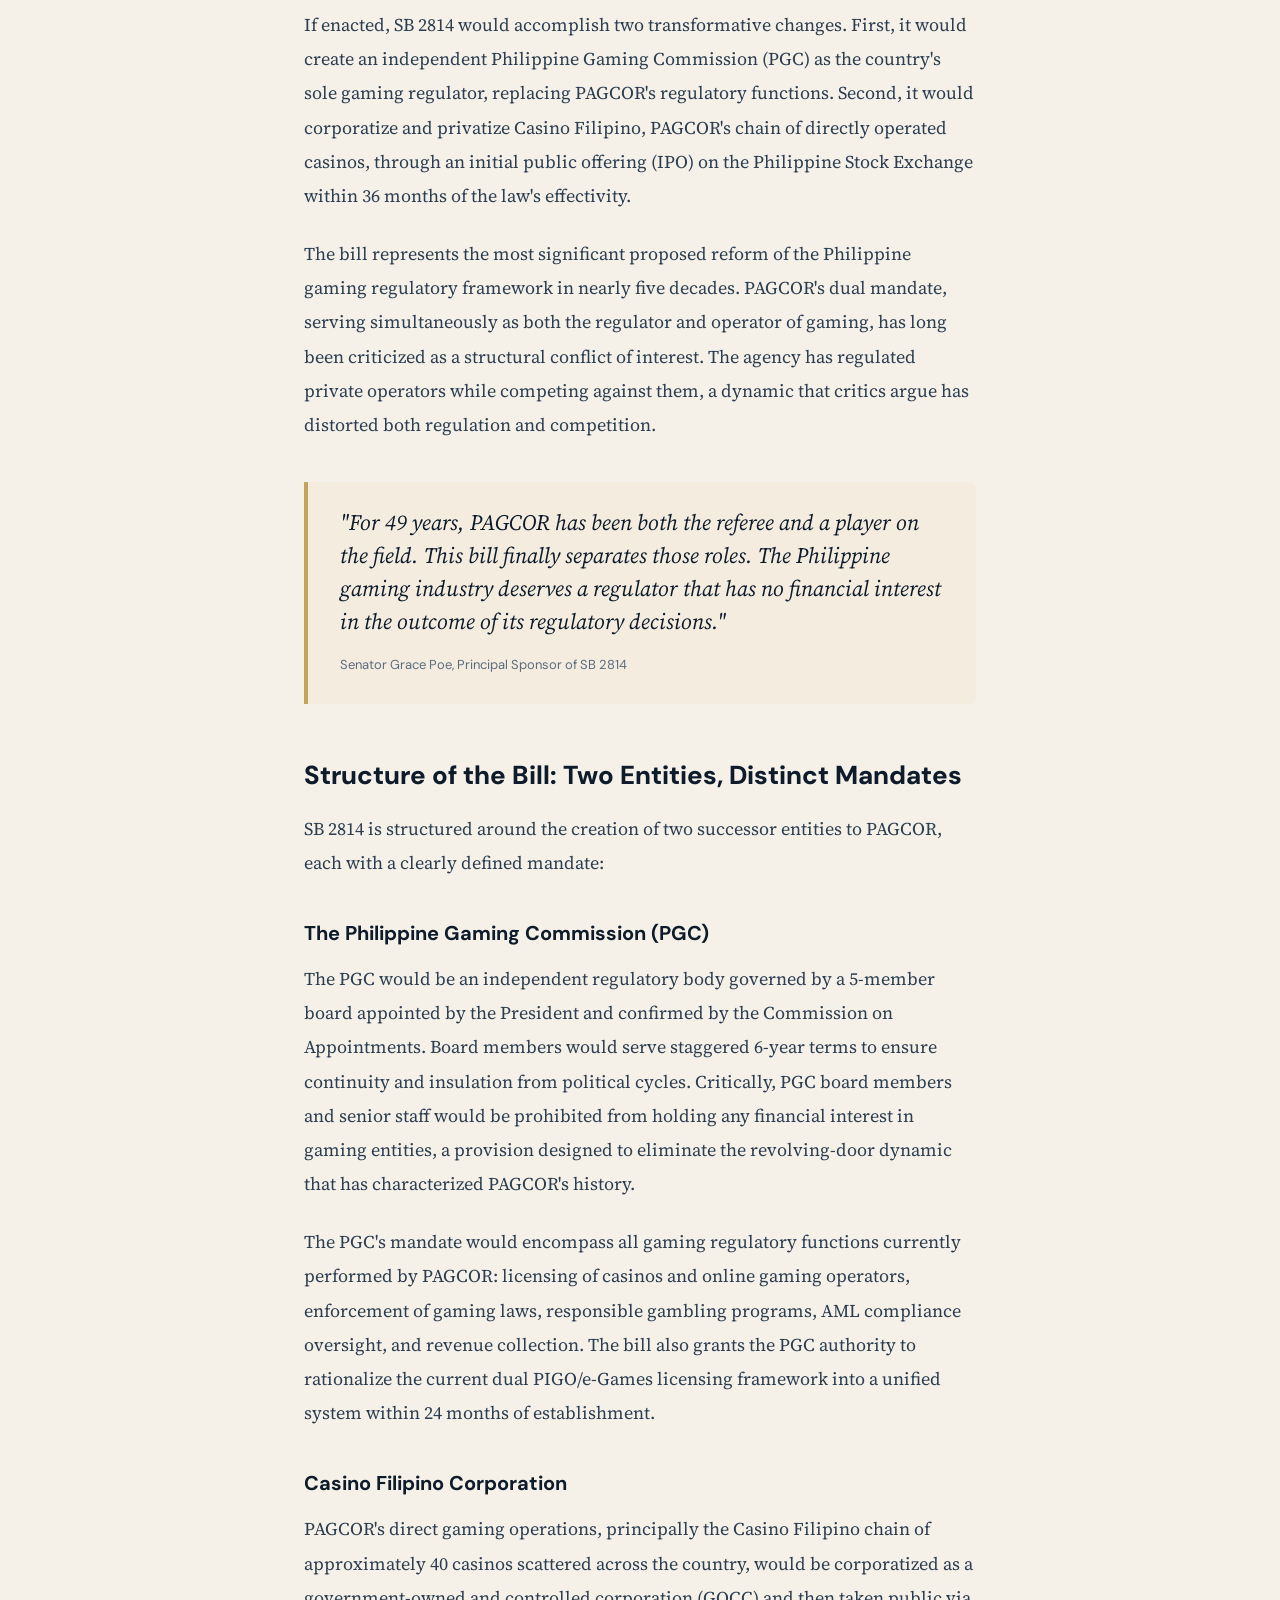
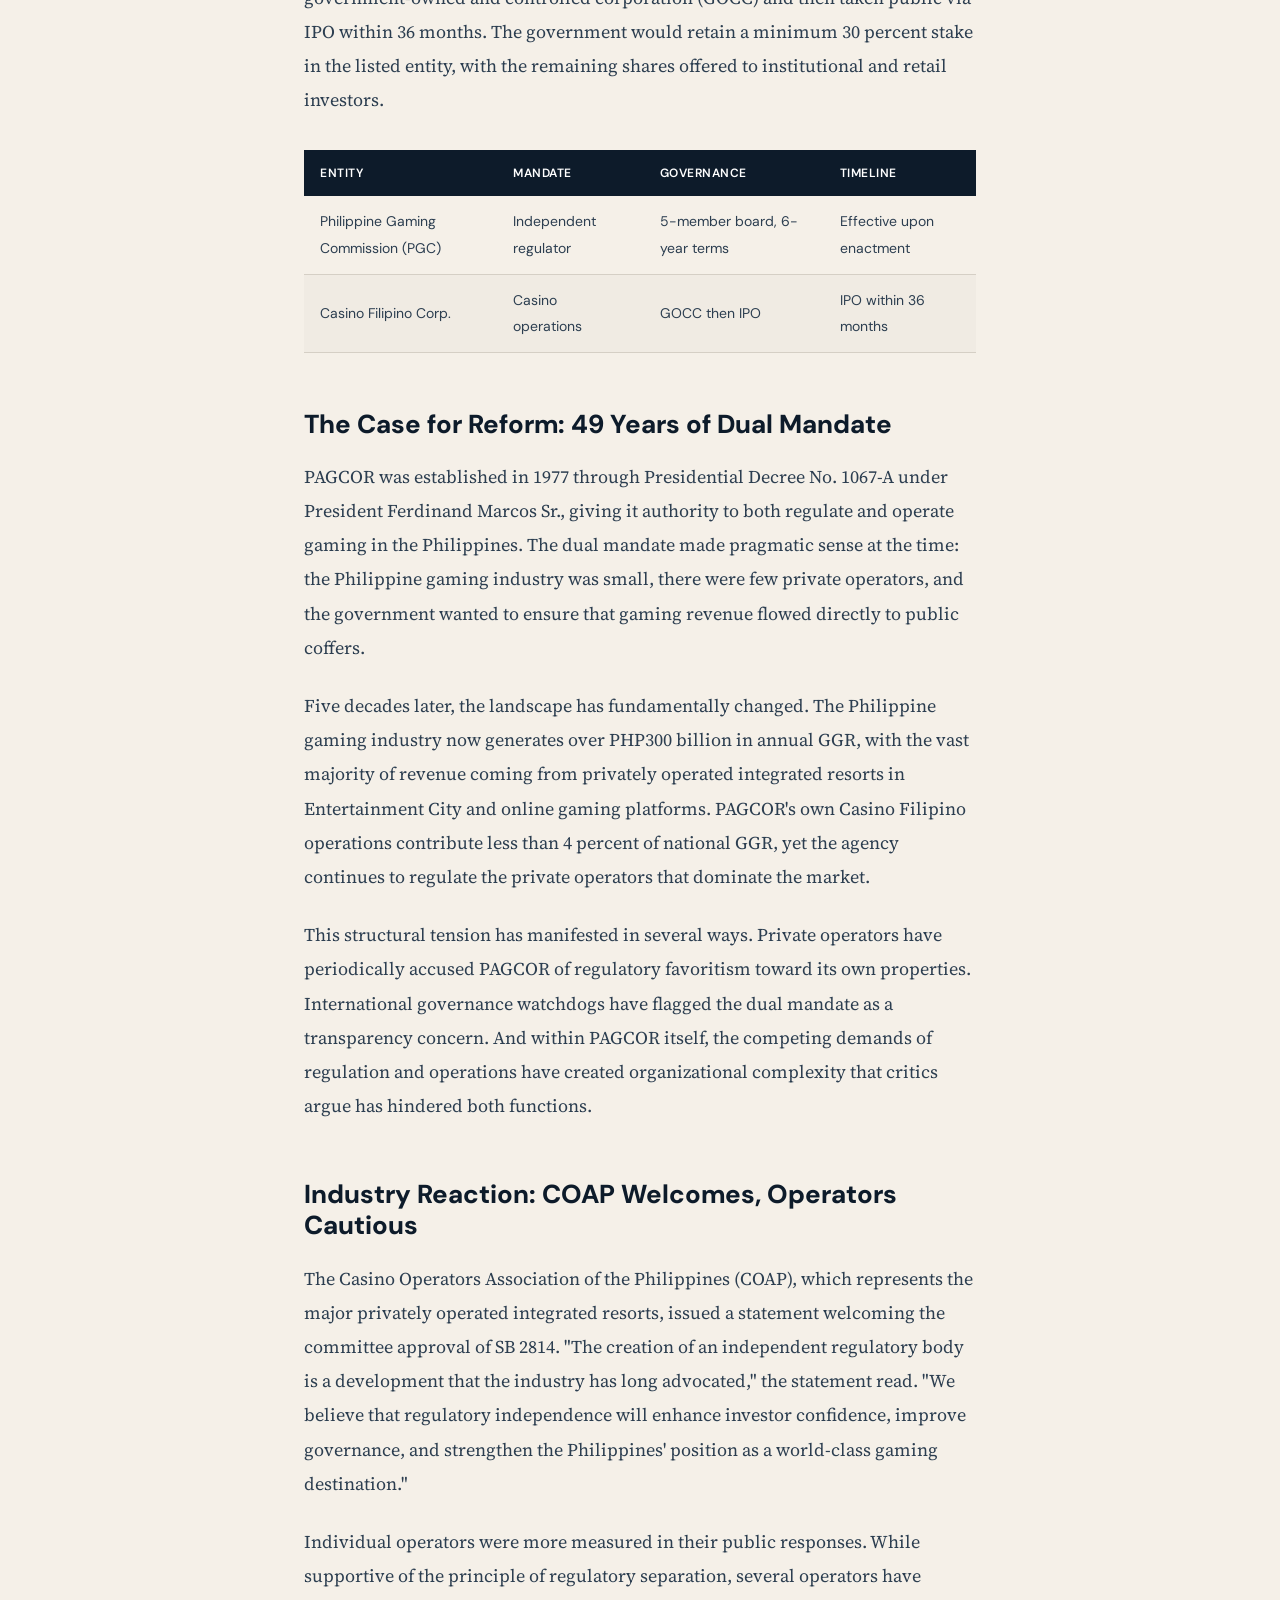
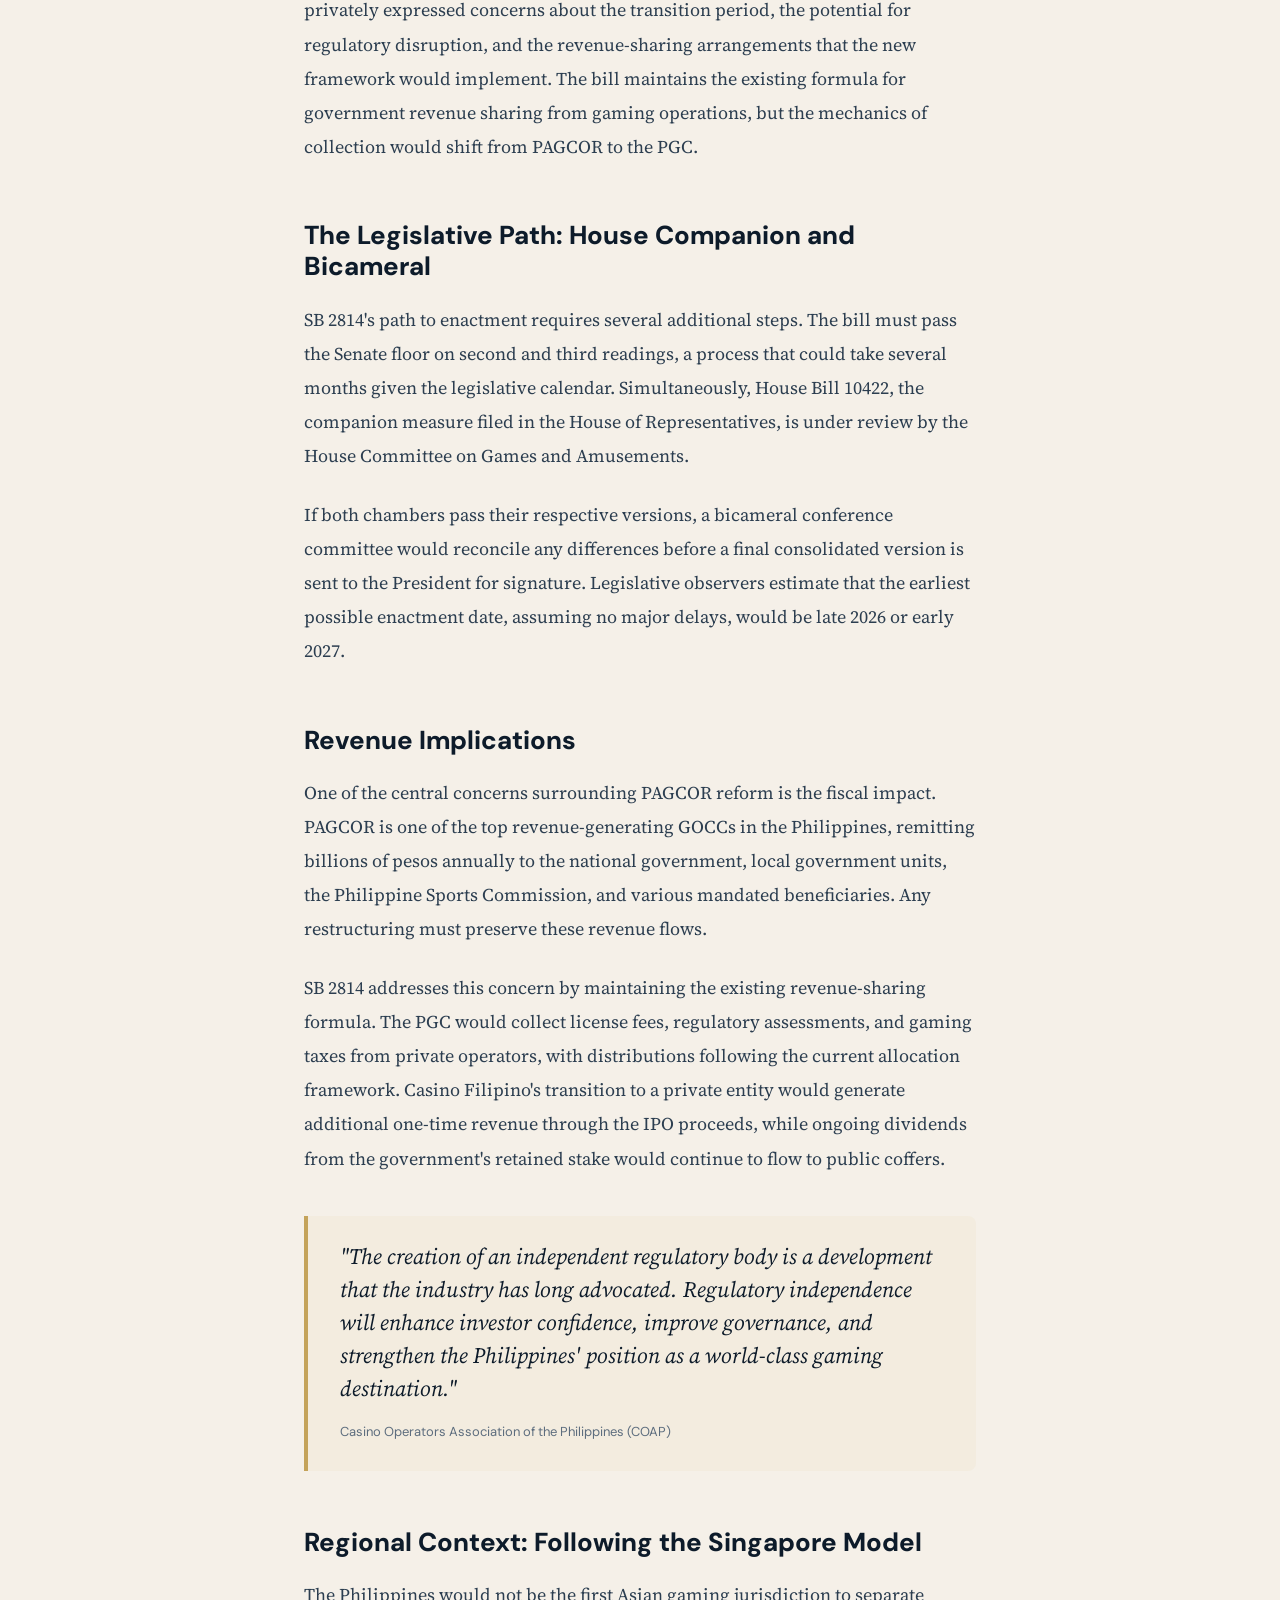
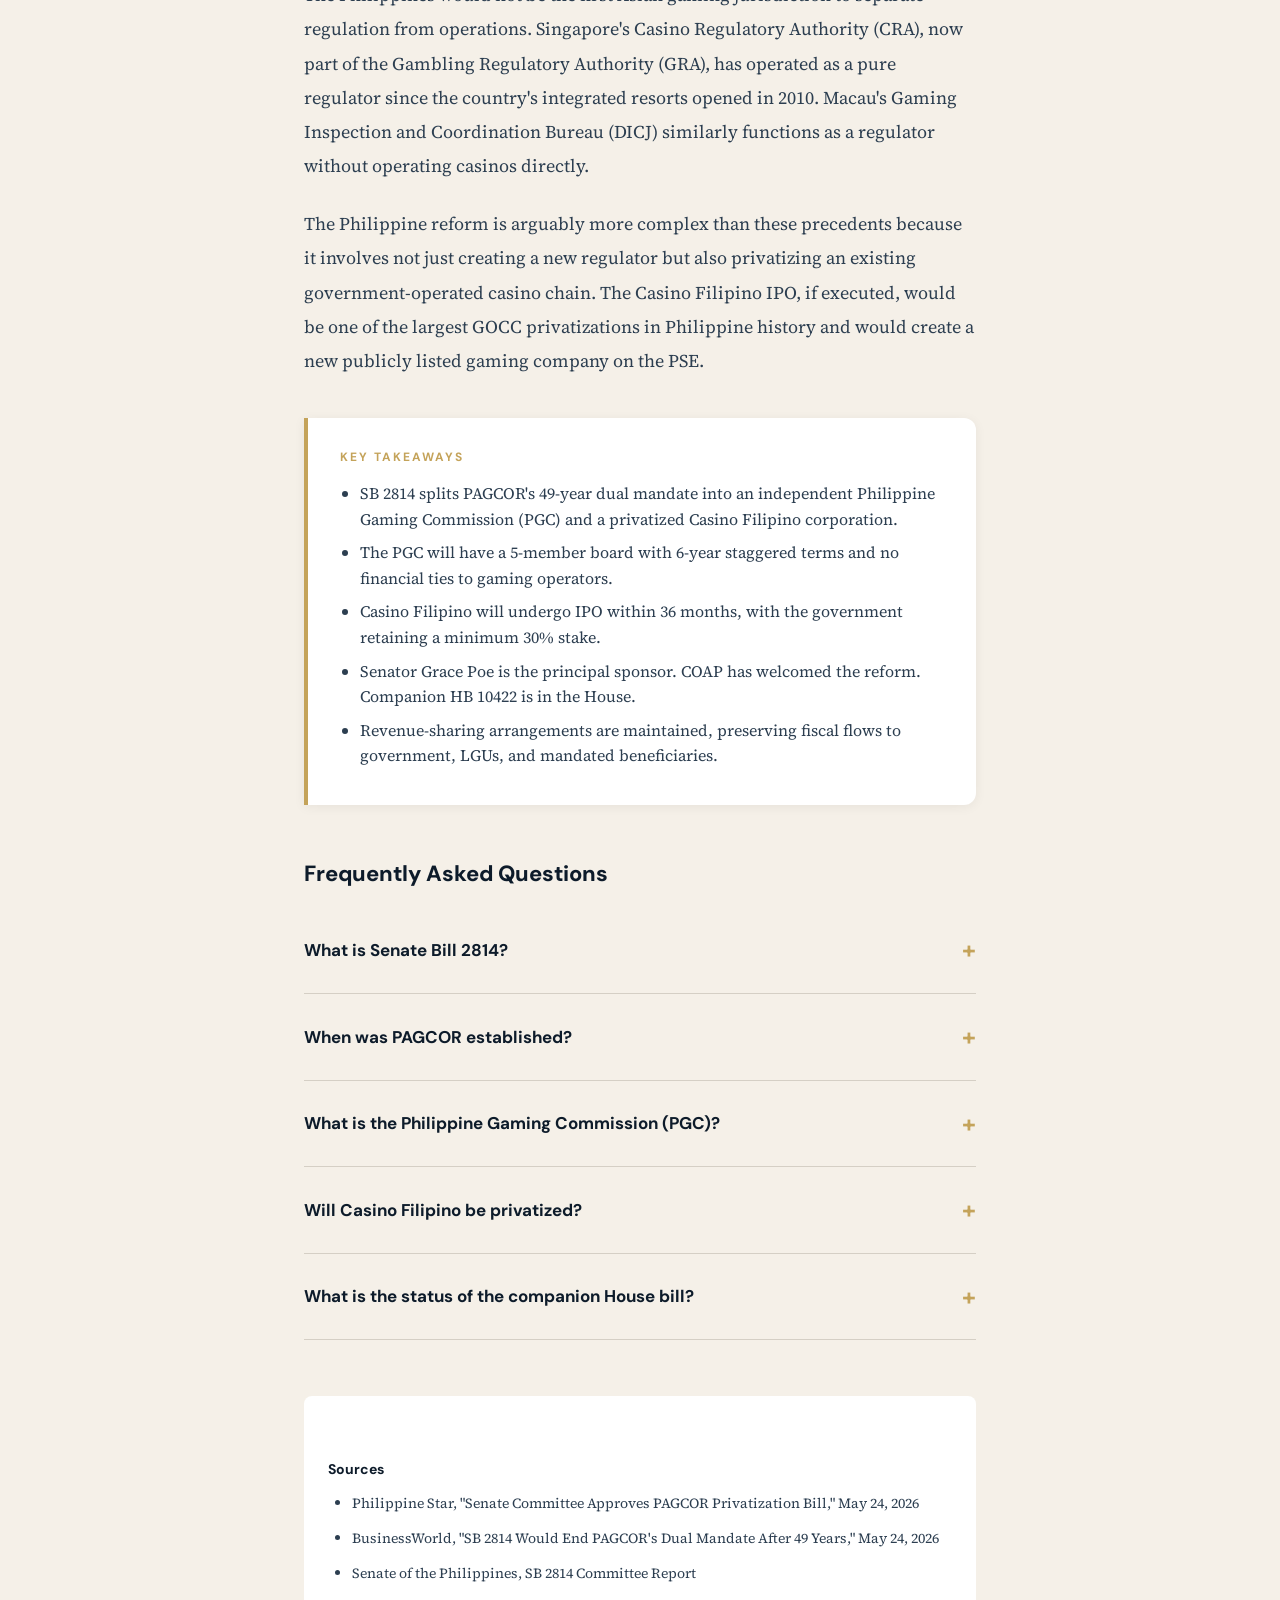
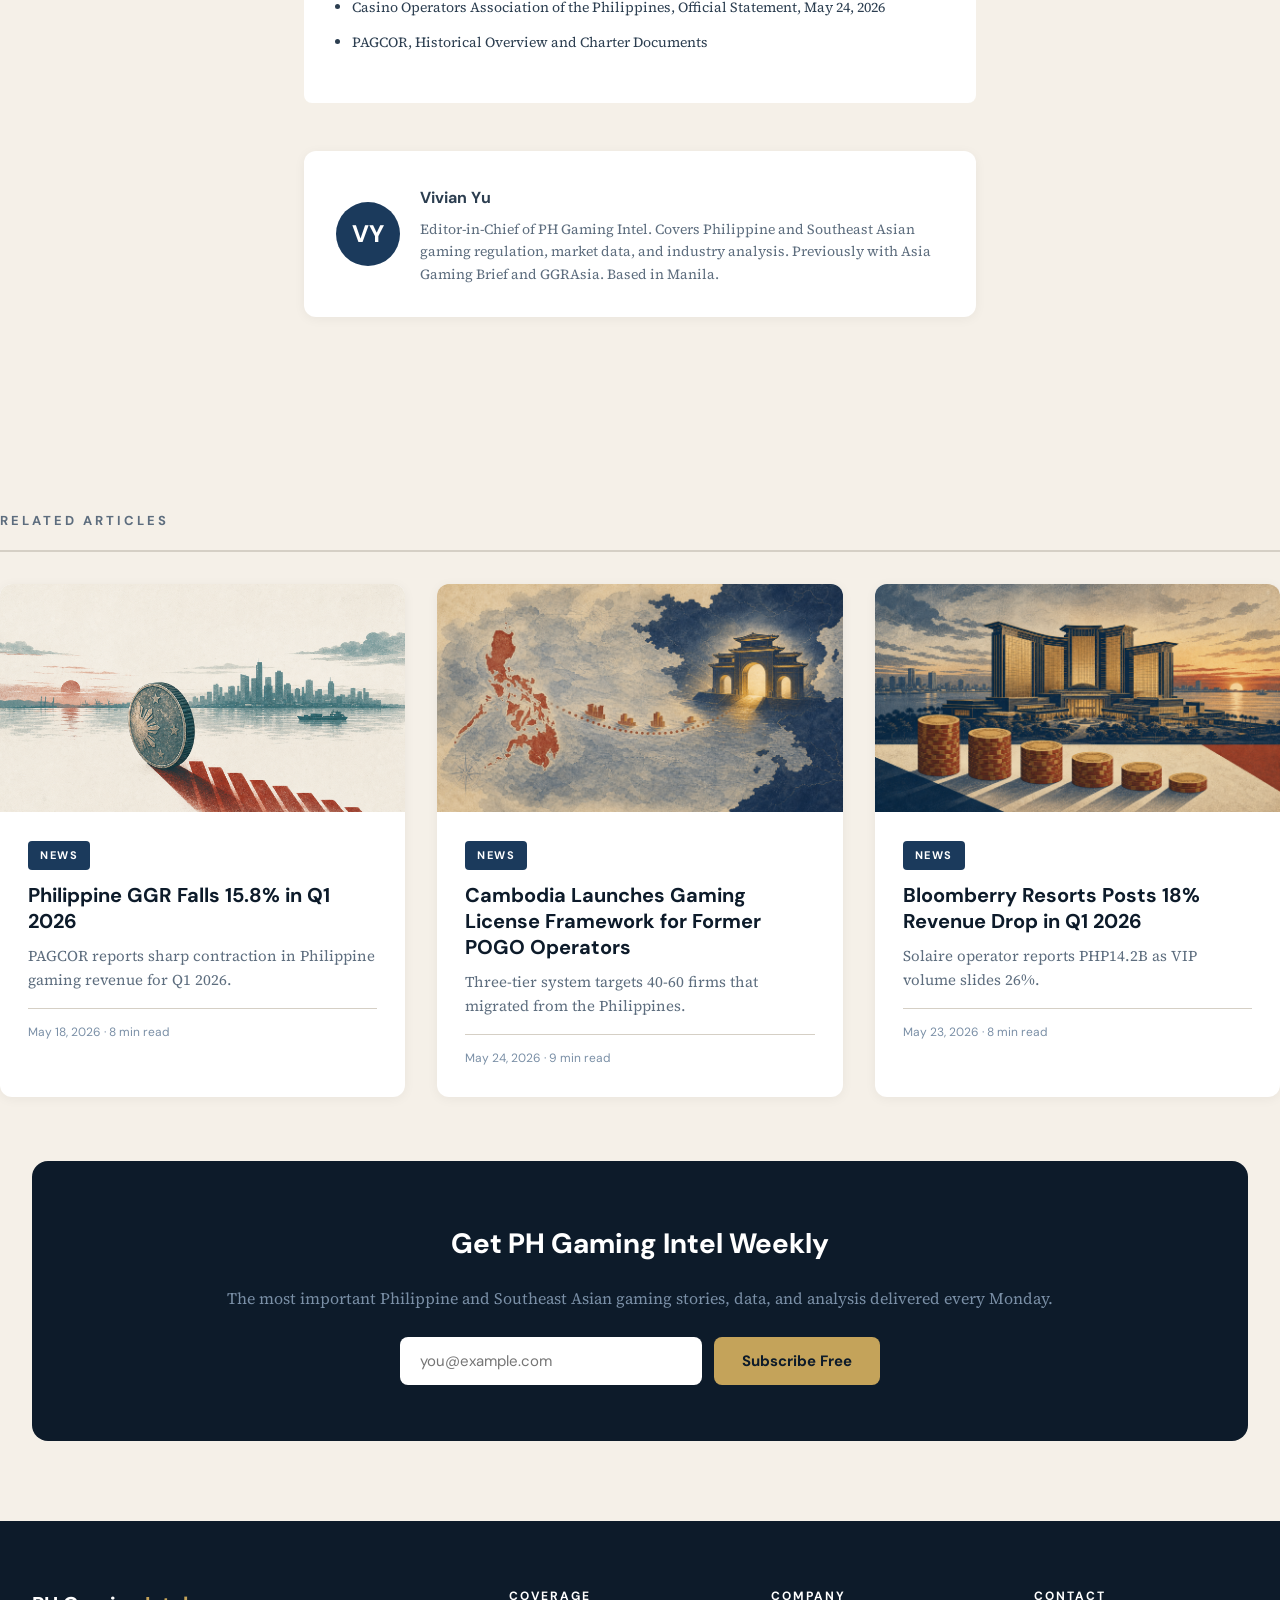
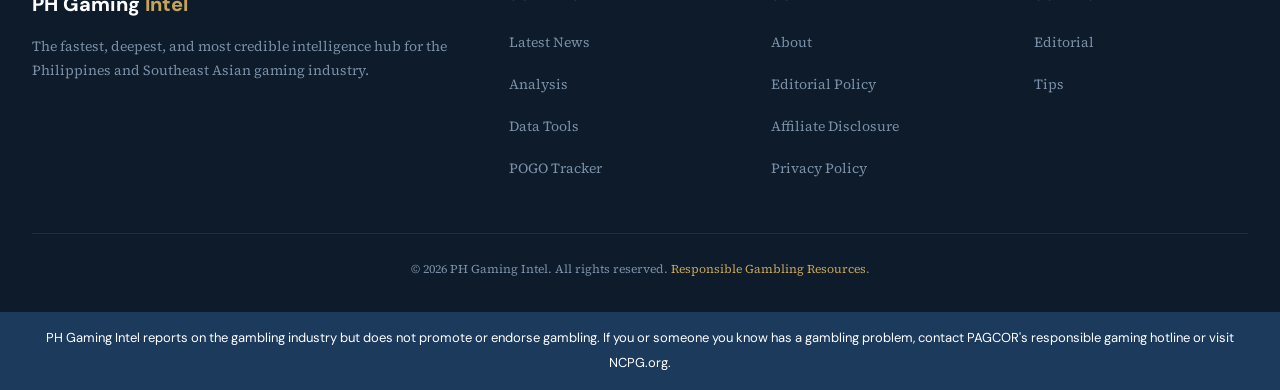
<file: articles/pagcor-privatization-bill.html>
<!DOCTYPE html>
<html lang="en">
<head>
<meta charset="UTF-8">
<meta name="viewport" content="width=device-width, initial-scale=1.0">
<title>Senate Committee Approves PAGCOR Privatization Bill — PH Gaming Intel</title>
<meta name="description" content="SB 2814 approved by Senate Games Committee. Bill splits PAGCOR into independent Philippine Gaming Commission (PGC) and privatized Casino Filipino entity with IPO within 36 months.">
<meta name="robots" content="index, follow, max-snippet:-1, max-image-preview:large">
<link rel="stylesheet" href="../styles.css">

<!-- OpenGraph -->
<meta property="og:type" content="article">
<meta property="og:title" content="Senate Committee Approves PAGCOR Privatization Bill">
<meta property="og:description" content="SB 2814 splits PAGCOR into an independent 5-member gaming commission and a privatized Casino Filipino entity with IPO within 36 months.">
<meta property="og:image" content="https://imnivek.github.io/ph-gaming-intel-preview/hero/pagcor-privatization-bill-senate-committee-2026.png">
<meta property="og:url" content="https://imnivek.github.io/ph-gaming-intel-preview/articles/pagcor-privatization-bill.html">
<meta property="og:site_name" content="PH Gaming Intel">
<meta property="article:published_time" content="2026-05-24T08:00:00+08:00">
<meta property="article:author" content="Vivian Yu">
<meta property="article:section" content="News">

<!-- Twitter Card -->
<meta name="twitter:card" content="summary_large_image">
<meta name="twitter:title" content="Senate Committee Approves PAGCOR Privatization Bill">
<meta name="twitter:description" content="SB 2814 creates independent gaming commission and privatizes Casino Filipino.">
<meta name="twitter:image" content="https://imnivek.github.io/ph-gaming-intel-preview/hero/pagcor-privatization-bill-senate-committee-2026.png">

<!-- JSON-LD -->
<script type="application/ld+json">
{
  "@context": "https://schema.org",
  "@graph": [
    {
      "@type": "NewsArticle",
      "headline": "Senate Committee Approves PAGCOR Privatization Bill",
      "description": "SB 2814 approved by Senate Games Committee. Bill splits PAGCOR into independent Philippine Gaming Commission and privatized Casino Filipino entity.",
      "image": "https://imnivek.github.io/ph-gaming-intel-preview/hero/pagcor-privatization-bill-senate-committee-2026.png",
      "datePublished": "2026-05-24T08:00:00+08:00",
      "dateModified": "2026-05-25T08:00:00+08:00",
      "author": {
        "@type": "Person",
        "name": "Vivian Yu",
        "jobTitle": "Editor-in-Chief"
      },
      "publisher": {
        "@type": "Organization",
        "name": "PH Gaming Intel",
        "url": "https://imnivek.github.io/ph-gaming-intel-preview/"
      },
      "mainEntityOfPage": "https://imnivek.github.io/ph-gaming-intel-preview/articles/pagcor-privatization-bill.html"
    },
    {
      "@type": "FAQPage",
      "mainEntity": [
        {
          "@type": "Question",
          "name": "What is Senate Bill 2814?",
          "acceptedAnswer": {
            "@type": "Answer",
            "text": "Senate Bill 2814, principally sponsored by Senator Grace Poe, proposes to split PAGCOR into two separate entities: an independent Philippine Gaming Commission (PGC) with a 5-member board serving 6-year terms, and a privatized Casino Filipino corporation to be taken public via IPO within 36 months of enactment."
          }
        },
        {
          "@type": "Question",
          "name": "When was PAGCOR established?",
          "acceptedAnswer": {
            "@type": "Answer",
            "text": "PAGCOR was established in 1977 through Presidential Decree No. 1067-A, giving it a dual mandate as both the regulator and operator of gaming in the Philippines. The agency has operated under this dual mandate for 49 years, making SB 2814 the most significant proposed reform in nearly five decades."
          }
        },
        {
          "@type": "Question",
          "name": "What is the Philippine Gaming Commission (PGC)?",
          "acceptedAnswer": {
            "@type": "Answer",
            "text": "The PGC would be an independent regulatory body with a 5-member board appointed by the President and confirmed by the Commission on Appointments. Members would serve staggered 6-year terms and be prohibited from having financial interests in any gaming entity, ensuring regulatory independence."
          }
        },
        {
          "@type": "Question",
          "name": "Will Casino Filipino be privatized?",
          "acceptedAnswer": {
            "@type": "Answer",
            "text": "Under SB 2814, Casino Filipino would be corporatized as a government-owned and controlled corporation (GOCC) and then taken public via IPO within 36 months. The government would retain a significant minority stake while allowing private investors to participate in the casino operations."
          }
        },
        {
          "@type": "Question",
          "name": "What is the status of the companion House bill?",
          "acceptedAnswer": {
            "@type": "Answer",
            "text": "House Bill 10422, the companion measure to SB 2814, has been filed in the House of Representatives and is currently under review by the House Committee on Games and Amusements. Both bills must pass their respective chambers before being reconciled in a bicameral conference committee."
          }
        }
      ]
    },
    {
      "@type": "BreadcrumbList",
      "itemListElement": [
        {"@type": "ListItem", "position": 1, "name": "Home", "item": "https://imnivek.github.io/ph-gaming-intel-preview/"},
        {"@type": "ListItem", "position": 2, "name": "News", "item": "https://imnivek.github.io/ph-gaming-intel-preview/"},
        {"@type": "ListItem", "position": 3, "name": "PAGCOR Privatization Bill"}
      ]
    }
  ]
}
</script>
</head>
<body>

<!-- HEADER -->
<header class="site-header">
  <div class="header-inner">
    <a href="../index.html" class="logo">PH Gaming <span>Intel</span></a>
    <nav>
      <ul class="nav-pills">
        <li><a href="../index.html" class="active">News</a></li>
        <li><a href="../index.html">Analysis</a></li>
        <li><a href="../index.html">Regulation</a></li>
        <li><a href="../index.html">Data</a></li>
        <li><a href="../index.html">POGO Tracker</a></li>
      </ul>
    </nav>
  </div>
</header>

<!-- HERO -->
<section class="article-hero">
  <img src="../hero/pagcor-privatization-bill-senate-committee-2026.png" alt="Philippine Senate Committee hearing on PAGCOR privatization bill SB 2814">
  <div class="overlay"></div>
</section>

<!-- ARTICLE HEADER -->
<div class="article-header">
  <span class="tag tag-news">News</span>
  <h1>Senate Committee Approves PAGCOR Privatization Bill: The Most Significant Gaming Reform in Five Decades</h1>
  <p class="dek">SB 2814 would split PAGCOR's 49-year dual mandate, creating an independent Philippine Gaming Commission and privatizing Casino Filipino through an IPO within 36 months. Senator Grace Poe sponsors the landmark legislation.</p>
  <div class="article-byline">
    <span class="author-name">Vivian Yu, Editor-in-Chief</span>
    <span>May 24, 2026</span>
    <span>8 min read</span>
  </div>
</div>

<!-- ARTICLE BODY -->
<article class="article-content">

  <!-- STAT BOX -->
  <div class="stat-box">
    <div class="stat-item">
      <div class="stat-num">1977</div>
      <div class="stat-label">PAGCOR Founded</div>
    </div>
    <div class="stat-item">
      <div class="stat-num">49</div>
      <div class="stat-label">Years Dual Mandate</div>
    </div>
    <div class="stat-item">
      <div class="stat-num">36</div>
      <div class="stat-label">Months to IPO</div>
    </div>
    <div class="stat-item">
      <div class="stat-num">5</div>
      <div class="stat-label">PGC Board Members</div>
    </div>
  </div>

  <h2>The Committee Vote: A Historic Step</h2>

  <p>The Philippine Senate Committee on Games and Amusements has approved Senate Bill 2814, a landmark piece of legislation that would fundamentally restructure the Philippine Amusement and Gaming Corporation (PAGCOR) for the first time since the agency was created in 1977. The bill, principally sponsored by Senator Grace Poe, passed the committee with broad bipartisan support and is now headed to the Senate floor for plenary debate.</p>

  <p>If enacted, SB 2814 would accomplish two transformative changes. First, it would create an independent Philippine Gaming Commission (PGC) as the country's sole gaming regulator, replacing PAGCOR's regulatory functions. Second, it would corporatize and privatize Casino Filipino, PAGCOR's chain of directly operated casinos, through an initial public offering (IPO) on the Philippine Stock Exchange within 36 months of the law's effectivity.</p>

  <p>The bill represents the most significant proposed reform of the Philippine gaming regulatory framework in nearly five decades. PAGCOR's dual mandate, serving simultaneously as both the regulator and operator of gaming, has long been criticized as a structural conflict of interest. The agency has regulated private operators while competing against them, a dynamic that critics argue has distorted both regulation and competition.</p>

  <div class="pull-quote">
    <p>"For 49 years, PAGCOR has been both the referee and a player on the field. This bill finally separates those roles. The Philippine gaming industry deserves a regulator that has no financial interest in the outcome of its regulatory decisions."</p>
    <cite>Senator Grace Poe, Principal Sponsor of SB 2814</cite>
  </div>

  <h2>Structure of the Bill: Two Entities, Distinct Mandates</h2>

  <p>SB 2814 is structured around the creation of two successor entities to PAGCOR, each with a clearly defined mandate:</p>

  <h3>The Philippine Gaming Commission (PGC)</h3>

  <p>The PGC would be an independent regulatory body governed by a 5-member board appointed by the President and confirmed by the Commission on Appointments. Board members would serve staggered 6-year terms to ensure continuity and insulation from political cycles. Critically, PGC board members and senior staff would be prohibited from holding any financial interest in gaming entities, a provision designed to eliminate the revolving-door dynamic that has characterized PAGCOR's history.</p>

  <p>The PGC's mandate would encompass all gaming regulatory functions currently performed by PAGCOR: licensing of casinos and online gaming operators, enforcement of gaming laws, responsible gambling programs, AML compliance oversight, and revenue collection. The bill also grants the PGC authority to rationalize the current dual PIGO/e-Games licensing framework into a unified system within 24 months of establishment.</p>

  <h3>Casino Filipino Corporation</h3>

  <p>PAGCOR's direct gaming operations, principally the Casino Filipino chain of approximately 40 casinos scattered across the country, would be corporatized as a government-owned and controlled corporation (GOCC) and then taken public via IPO within 36 months. The government would retain a minimum 30 percent stake in the listed entity, with the remaining shares offered to institutional and retail investors.</p>

  <table>
    <thead>
      <tr>
        <th>Entity</th>
        <th>Mandate</th>
        <th>Governance</th>
        <th>Timeline</th>
      </tr>
    </thead>
    <tbody>
      <tr>
        <td>Philippine Gaming Commission (PGC)</td>
        <td>Independent regulator</td>
        <td>5-member board, 6-year terms</td>
        <td>Effective upon enactment</td>
      </tr>
      <tr>
        <td>Casino Filipino Corp.</td>
        <td>Casino operations</td>
        <td>GOCC then IPO</td>
        <td>IPO within 36 months</td>
      </tr>
    </tbody>
  </table>

  <h2>The Case for Reform: 49 Years of Dual Mandate</h2>

  <p>PAGCOR was established in 1977 through Presidential Decree No. 1067-A under President Ferdinand Marcos Sr., giving it authority to both regulate and operate gaming in the Philippines. The dual mandate made pragmatic sense at the time: the Philippine gaming industry was small, there were few private operators, and the government wanted to ensure that gaming revenue flowed directly to public coffers.</p>

  <p>Five decades later, the landscape has fundamentally changed. The Philippine gaming industry now generates over PHP300 billion in annual GGR, with the vast majority of revenue coming from privately operated integrated resorts in Entertainment City and online gaming platforms. PAGCOR's own Casino Filipino operations contribute less than 4 percent of national GGR, yet the agency continues to regulate the private operators that dominate the market.</p>

  <p>This structural tension has manifested in several ways. Private operators have periodically accused PAGCOR of regulatory favoritism toward its own properties. International governance watchdogs have flagged the dual mandate as a transparency concern. And within PAGCOR itself, the competing demands of regulation and operations have created organizational complexity that critics argue has hindered both functions.</p>

  <h2>Industry Reaction: COAP Welcomes, Operators Cautious</h2>

  <p>The Casino Operators Association of the Philippines (COAP), which represents the major privately operated integrated resorts, issued a statement welcoming the committee approval of SB 2814. "The creation of an independent regulatory body is a development that the industry has long advocated," the statement read. "We believe that regulatory independence will enhance investor confidence, improve governance, and strengthen the Philippines' position as a world-class gaming destination."</p>

  <p>Individual operators were more measured in their public responses. While supportive of the principle of regulatory separation, several operators have privately expressed concerns about the transition period, the potential for regulatory disruption, and the revenue-sharing arrangements that the new framework would implement. The bill maintains the existing formula for government revenue sharing from gaming operations, but the mechanics of collection would shift from PAGCOR to the PGC.</p>

  <h2>The Legislative Path: House Companion and Bicameral</h2>

  <p>SB 2814's path to enactment requires several additional steps. The bill must pass the Senate floor on second and third readings, a process that could take several months given the legislative calendar. Simultaneously, House Bill 10422, the companion measure filed in the House of Representatives, is under review by the House Committee on Games and Amusements.</p>

  <p>If both chambers pass their respective versions, a bicameral conference committee would reconcile any differences before a final consolidated version is sent to the President for signature. Legislative observers estimate that the earliest possible enactment date, assuming no major delays, would be late 2026 or early 2027.</p>

  <h2>Revenue Implications</h2>

  <p>One of the central concerns surrounding PAGCOR reform is the fiscal impact. PAGCOR is one of the top revenue-generating GOCCs in the Philippines, remitting billions of pesos annually to the national government, local government units, the Philippine Sports Commission, and various mandated beneficiaries. Any restructuring must preserve these revenue flows.</p>

  <p>SB 2814 addresses this concern by maintaining the existing revenue-sharing formula. The PGC would collect license fees, regulatory assessments, and gaming taxes from private operators, with distributions following the current allocation framework. Casino Filipino's transition to a private entity would generate additional one-time revenue through the IPO proceeds, while ongoing dividends from the government's retained stake would continue to flow to public coffers.</p>

  <div class="pull-quote">
    <p>"The creation of an independent regulatory body is a development that the industry has long advocated. Regulatory independence will enhance investor confidence, improve governance, and strengthen the Philippines' position as a world-class gaming destination."</p>
    <cite>Casino Operators Association of the Philippines (COAP)</cite>
  </div>

  <h2>Regional Context: Following the Singapore Model</h2>

  <p>The Philippines would not be the first Asian gaming jurisdiction to separate regulation from operations. Singapore's Casino Regulatory Authority (CRA), now part of the Gambling Regulatory Authority (GRA), has operated as a pure regulator since the country's integrated resorts opened in 2010. Macau's Gaming Inspection and Coordination Bureau (DICJ) similarly functions as a regulator without operating casinos directly.</p>

  <p>The Philippine reform is arguably more complex than these precedents because it involves not just creating a new regulator but also privatizing an existing government-operated casino chain. The Casino Filipino IPO, if executed, would be one of the largest GOCC privatizations in Philippine history and would create a new publicly listed gaming company on the PSE.</p>

  <!-- KEY TAKEAWAY -->
  <div class="key-takeaway">
    <h4>Key Takeaways</h4>
    <ul>
      <li>SB 2814 splits PAGCOR's 49-year dual mandate into an independent Philippine Gaming Commission (PGC) and a privatized Casino Filipino corporation.</li>
      <li>The PGC will have a 5-member board with 6-year staggered terms and no financial ties to gaming operators.</li>
      <li>Casino Filipino will undergo IPO within 36 months, with the government retaining a minimum 30% stake.</li>
      <li>Senator Grace Poe is the principal sponsor. COAP has welcomed the reform. Companion HB 10422 is in the House.</li>
      <li>Revenue-sharing arrangements are maintained, preserving fiscal flows to government, LGUs, and mandated beneficiaries.</li>
    </ul>
  </div>

  <!-- FAQ -->
  <section class="faq-section">
    <h2>Frequently Asked Questions</h2>

    <div class="faq-item">
      <div class="faq-q">What is Senate Bill 2814?</div>
      <div class="faq-a">Senate Bill 2814 is legislation that proposes to split PAGCOR into two separate entities: an independent Philippine Gaming Commission (PGC) to serve as the sole gaming regulator, and a privatized Casino Filipino corporation that would be taken public via IPO within 36 months. Senator Grace Poe is the principal sponsor. The bill passed the Senate Committee on Games and Amusements in May 2026.</div>
    </div>

    <div class="faq-item">
      <div class="faq-q">When was PAGCOR established?</div>
      <div class="faq-a">PAGCOR was established in 1977 through Presidential Decree No. 1067-A under President Ferdinand Marcos Sr. The agency has operated under a dual mandate as both regulator and operator of gaming for 49 years, making SB 2814 the most significant proposed reform of Philippine gaming governance in nearly five decades.</div>
    </div>

    <div class="faq-item">
      <div class="faq-q">What is the Philippine Gaming Commission (PGC)?</div>
      <div class="faq-a">The PGC would be an independent regulatory body replacing PAGCOR's regulatory functions. It would be governed by a 5-member board appointed by the President and confirmed by the Commission on Appointments, serving staggered 6-year terms. Board members would be prohibited from holding financial interests in gaming entities. The PGC would handle licensing, enforcement, responsible gambling, and AML oversight.</div>
    </div>

    <div class="faq-item">
      <div class="faq-q">Will Casino Filipino be privatized?</div>
      <div class="faq-a">Yes, under SB 2814, Casino Filipino would first be corporatized as a GOCC, then taken public via IPO on the Philippine Stock Exchange within 36 months of the law's effectivity. The government would retain a minimum 30% stake. The Casino Filipino chain includes approximately 40 casinos across the Philippines, though they contribute less than 4% of national GGR.</div>
    </div>

    <div class="faq-item">
      <div class="faq-q">What is the status of the companion House bill?</div>
      <div class="faq-a">House Bill 10422, the companion measure to SB 2814, has been filed in the House of Representatives and is under review by the House Committee on Games and Amusements. Both bills must pass their respective chambers before being reconciled in a bicameral conference committee. Legislative observers estimate the earliest possible enactment date as late 2026 or early 2027.</div>
    </div>
  </section>

  <!-- SOURCES -->
  <div class="source-list">
    <h3>Sources</h3>
    <ul>
      <li>Philippine Star, "Senate Committee Approves PAGCOR Privatization Bill," May 24, 2026</li>
      <li>BusinessWorld, "SB 2814 Would End PAGCOR's Dual Mandate After 49 Years," May 24, 2026</li>
      <li>Senate of the Philippines, SB 2814 Committee Report</li>
      <li>Casino Operators Association of the Philippines, Official Statement, May 24, 2026</li>
      <li>PAGCOR, Historical Overview and Charter Documents</li>
    </ul>
  </div>

  <!-- AUTHOR BIO -->
  <div class="author-bio">
    <div class="avatar">VY</div>
    <div class="bio-text">
      <h4>Vivian Yu</h4>
      <p>Editor-in-Chief of PH Gaming Intel. Covers Philippine and Southeast Asian gaming regulation, market data, and industry analysis. Previously with Asia Gaming Brief and GGRAsia. Based in Manila.</p>
    </div>
  </div>

</article>

<!-- RELATED ARTICLES -->
<section class="related-section section-wrap">
  <h3 class="section-title">Related Articles</h3>
  <div class="card-grid">
    <a href="philippine-ggr-falls-q1-2026-pagcor.html" class="card">
      <div class="card-img">
        <img src="../hero/philippine-ggr-falls-q1-2026-pagcor.png" alt="Philippine GGR Falls">
      </div>
      <div class="card-body">
        <span class="tag tag-news">News</span>
        <h3>Philippine GGR Falls 15.8% in Q1 2026</h3>
        <p class="card-dek">PAGCOR reports sharp contraction in Philippine gaming revenue for Q1 2026.</p>
        <div class="card-meta">May 18, 2026 &middot; 8 min read</div>
      </div>
    </a>
    <a href="cambodia-gaming-license-pogo.html" class="card">
      <div class="card-img">
        <img src="../hero/cambodia-gaming-license-framework-pogo-operators-2026.png" alt="Cambodia Gaming License">
      </div>
      <div class="card-body">
        <span class="tag tag-news">News</span>
        <h3>Cambodia Launches Gaming License Framework for Former POGO Operators</h3>
        <p class="card-dek">Three-tier system targets 40-60 firms that migrated from the Philippines.</p>
        <div class="card-meta">May 24, 2026 &middot; 9 min read</div>
      </div>
    </a>
    <a href="bloomberry-q1-2026-solaire.html" class="card">
      <div class="card-img">
        <img src="../hero/bloomberry-resorts-q1-2026-revenue-solaire.png" alt="Bloomberry Q1 2026">
      </div>
      <div class="card-body">
        <span class="tag tag-news">News</span>
        <h3>Bloomberry Resorts Posts 18% Revenue Drop in Q1 2026</h3>
        <p class="card-dek">Solaire operator reports PHP14.2B as VIP volume slides 26%.</p>
        <div class="card-meta">May 23, 2026 &middot; 8 min read</div>
      </div>
    </a>
  </div>
</section>

<!-- NEWSLETTER CTA -->
<section class="section-wrap mb-section">
  <div class="newsletter-cta">
    <h2>Get PH Gaming Intel Weekly</h2>
    <p>The most important Philippine and Southeast Asian gaming stories, data, and analysis delivered every Monday.</p>
    <div class="cta-row">
      <input type="email" placeholder="you@example.com" aria-label="Email address">
      <button>Subscribe Free</button>
    </div>
  </div>
</section>

<!-- FOOTER -->
<footer class="site-footer">
  <div class="footer-inner">
    <div>
      <div class="footer-brand">PH Gaming <span>Intel</span></div>
      <p class="footer-desc">The fastest, deepest, and most credible intelligence hub for the Philippines and Southeast Asian gaming industry.</p>
    </div>
    <div class="footer-col">
      <h4>Coverage</h4>
      <ul>
        <li><a href="../index.html">Latest News</a></li>
        <li><a href="../index.html">Analysis</a></li>
        <li><a href="../index.html">Data Tools</a></li>
        <li><a href="../index.html">POGO Tracker</a></li>
      </ul>
    </div>
    <div class="footer-col">
      <h4>Company</h4>
      <ul>
        <li><a href="../index.html">About</a></li>
        <li><a href="../index.html">Editorial Policy</a></li>
        <li><a href="../index.html">Affiliate Disclosure</a></li>
        <li><a href="../index.html">Privacy Policy</a></li>
      </ul>
    </div>
    <div class="footer-col">
      <h4>Contact</h4>
      <ul>
        <li><a href="mailto:editorial@phgamingintel.com">Editorial</a></li>
        <li><a href="mailto:tips@phgamingintel.com">Tips</a></li>
      </ul>
    </div>
  </div>
  <div class="footer-bottom">
    &copy; 2026 PH Gaming Intel. All rights reserved. <a href="../index.html">Responsible Gambling Resources</a>.
  </div>
</footer>

<!-- RG BANNER -->
<div class="rg-banner">
  PH Gaming Intel reports on the gambling industry but does not promote or endorse gambling. If you or someone you know has a gambling problem, contact PAGCOR's responsible gaming hotline or visit <a href="https://www.ncpg.org" target="_blank" rel="noopener">NCPG.org</a>.
</div>

<script>
// Header scroll effect
const header = document.querySelector('.site-header');
window.addEventListener('scroll', () => {
  header.classList.toggle('scrolled', window.scrollY > 50);
});

// FAQ toggle
document.querySelectorAll('.faq-q').forEach(q => {
  q.addEventListener('click', () => {
    q.parentElement.classList.toggle('open');
  });
});
</script>

</body>
</html>
</file>
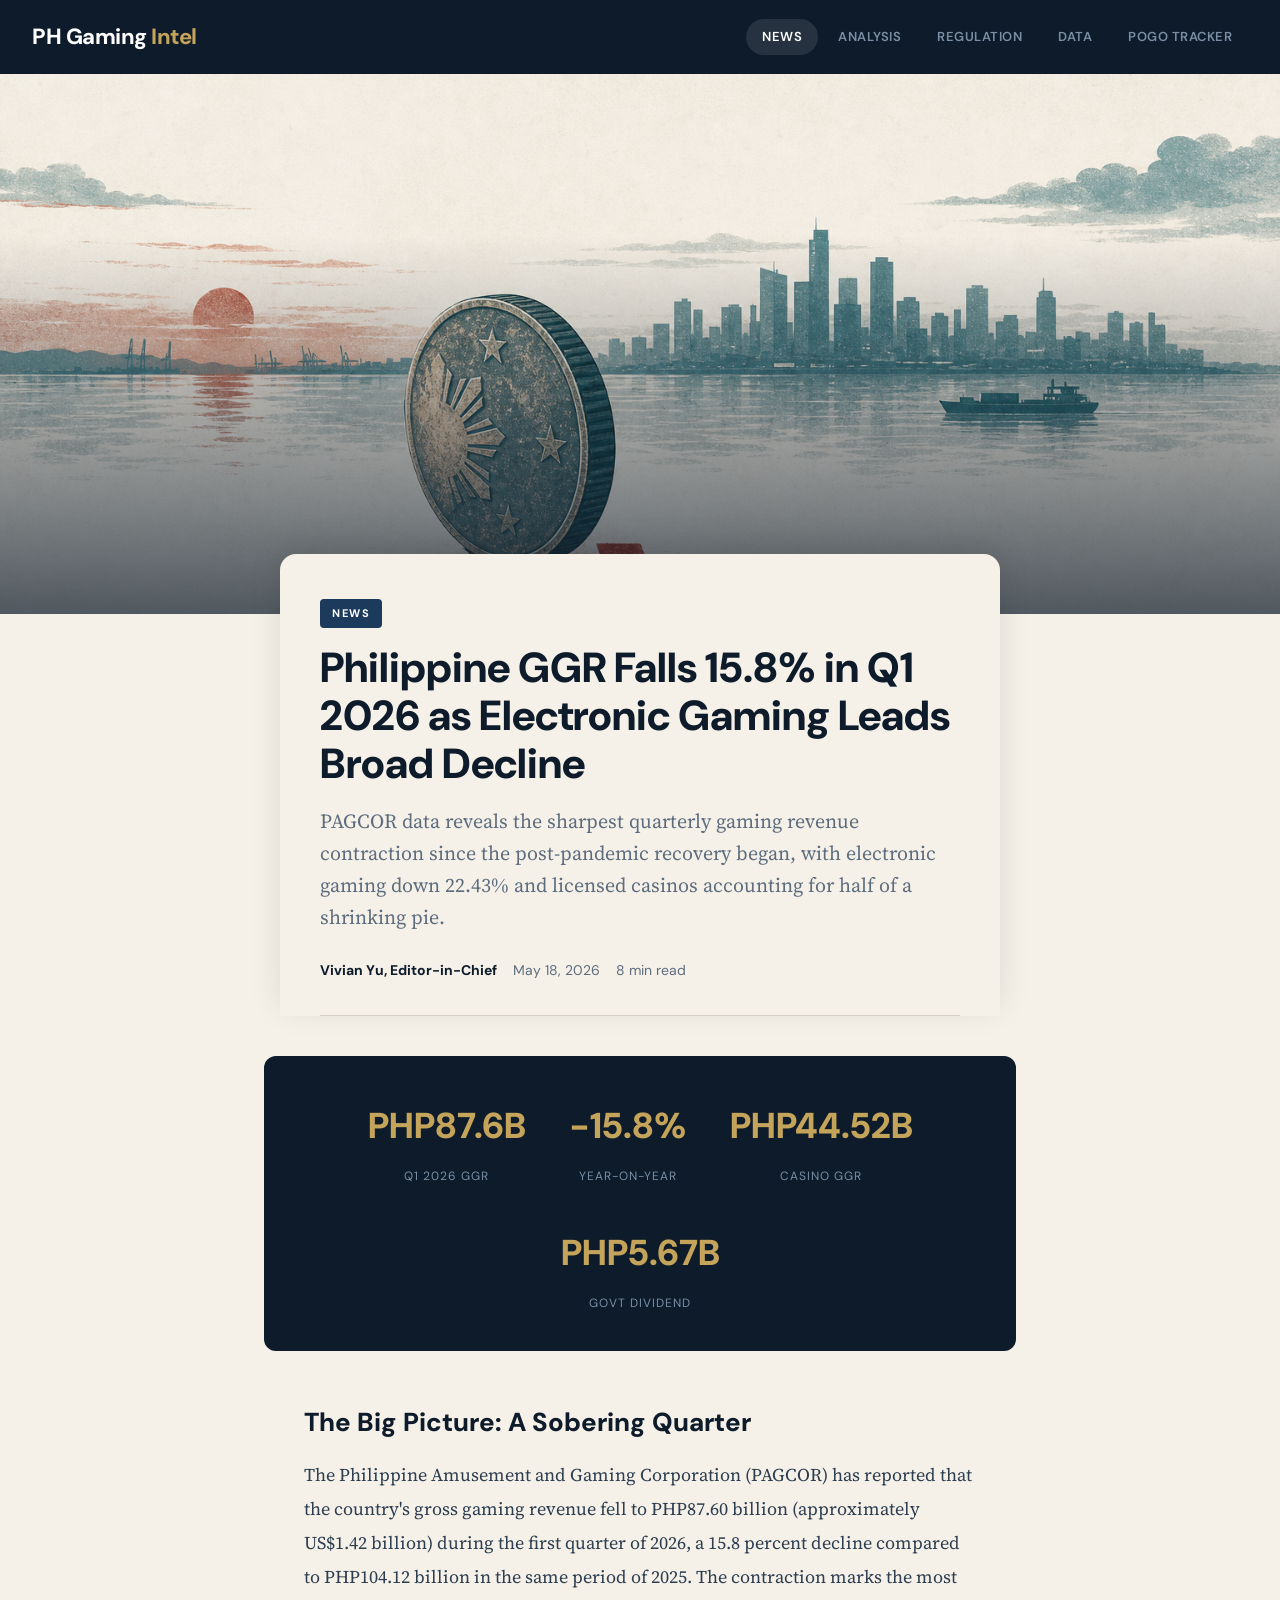
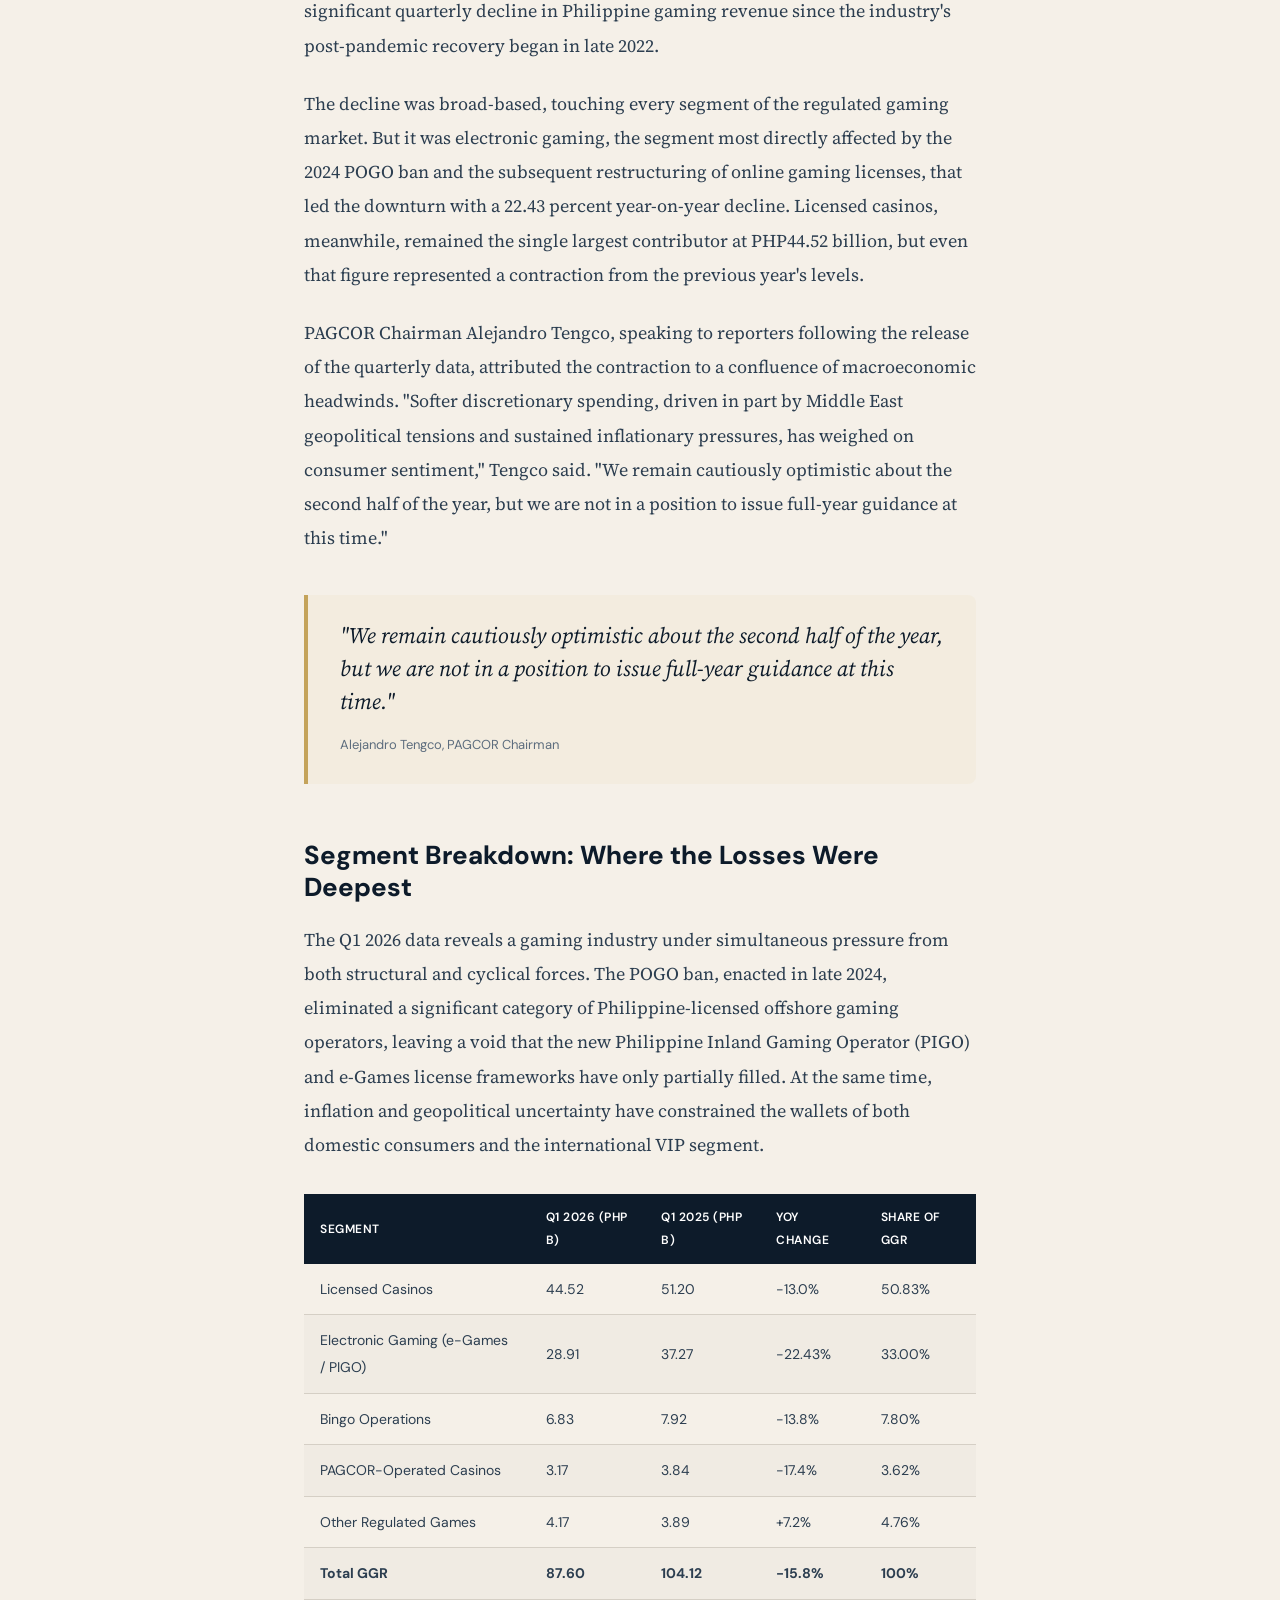
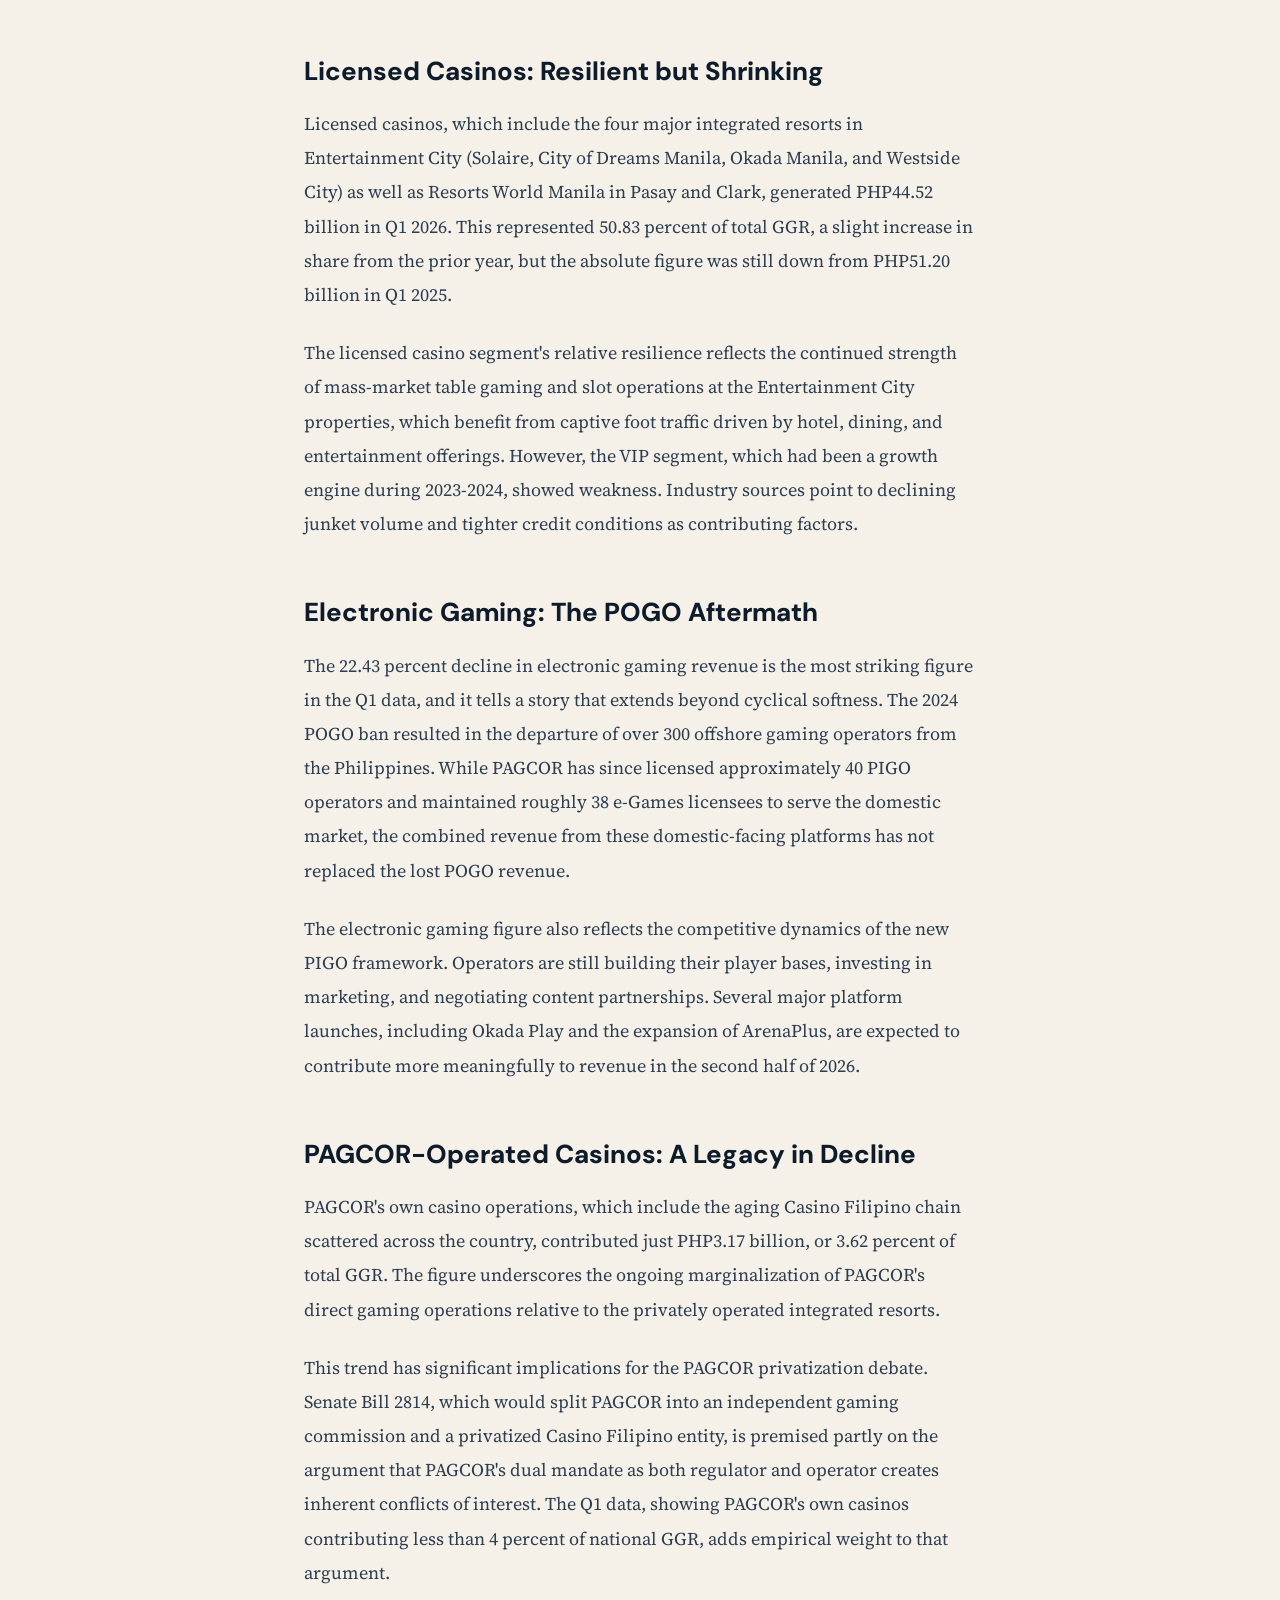
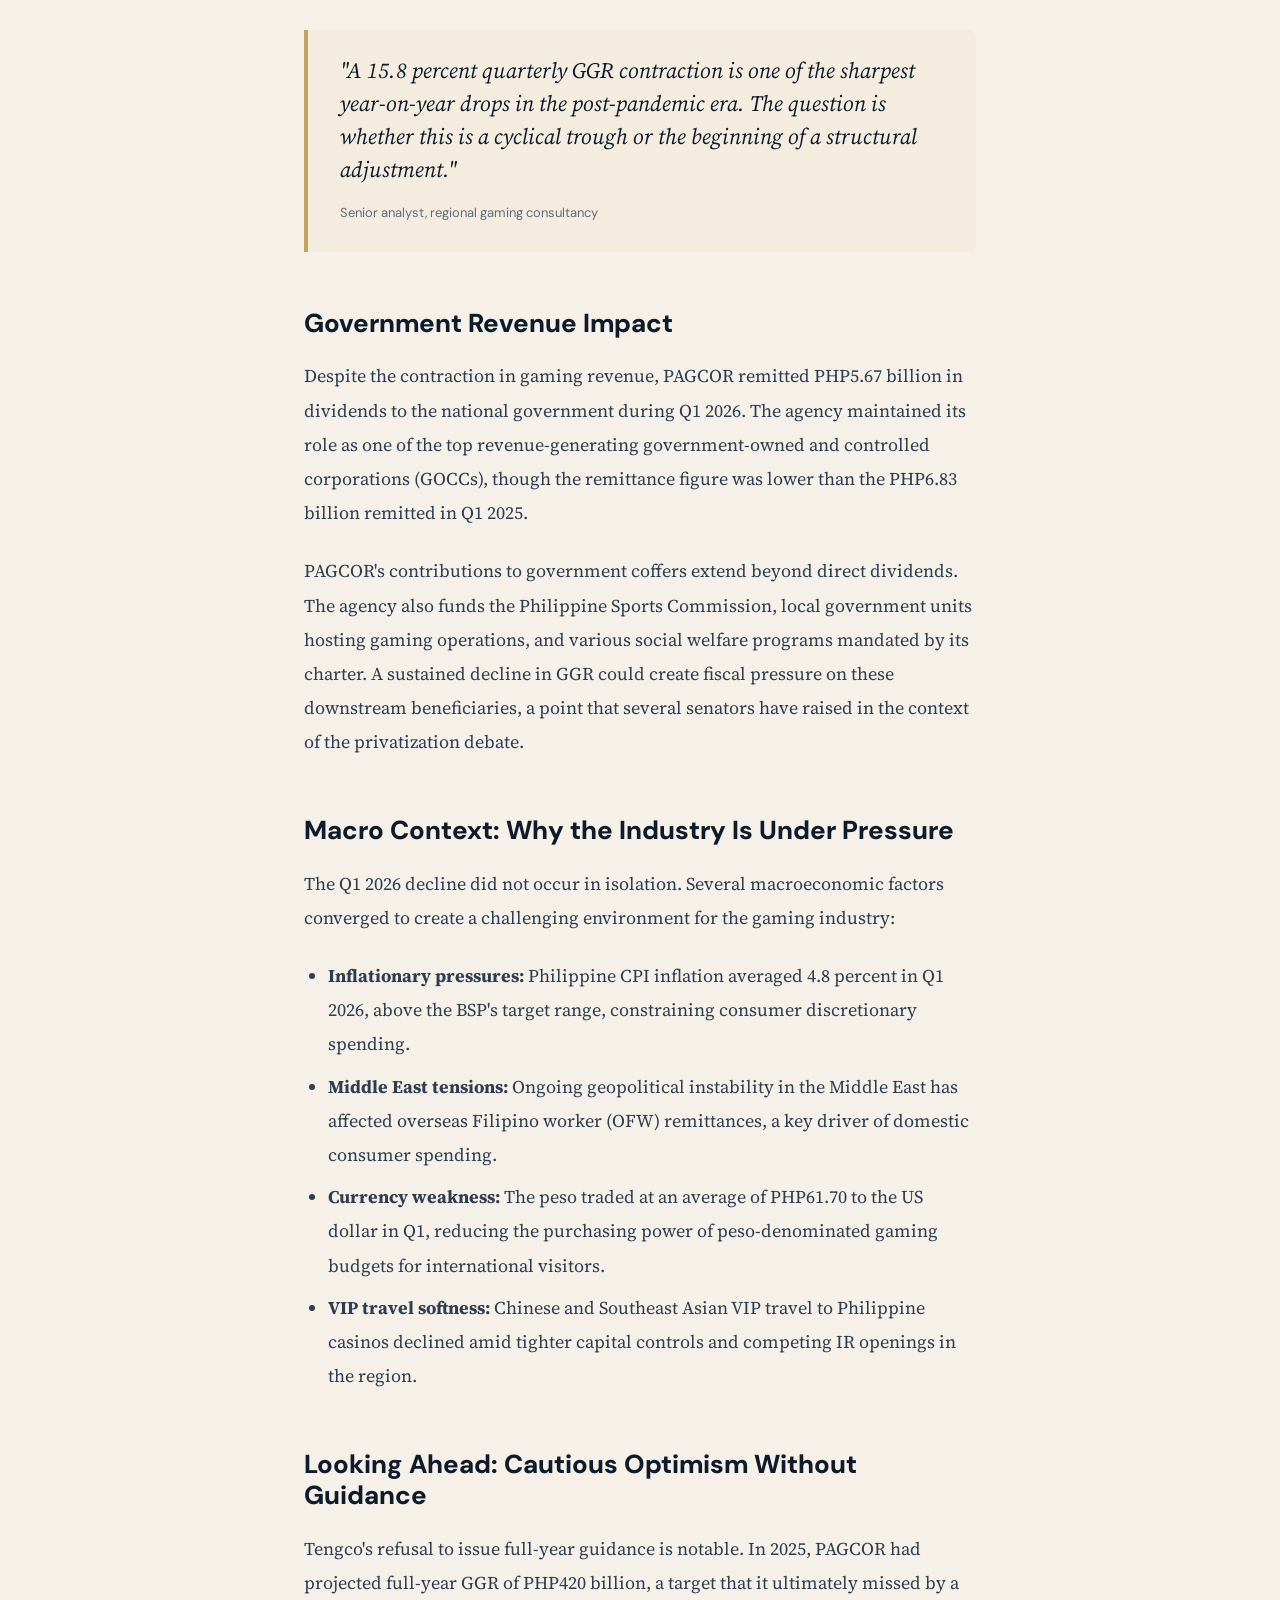
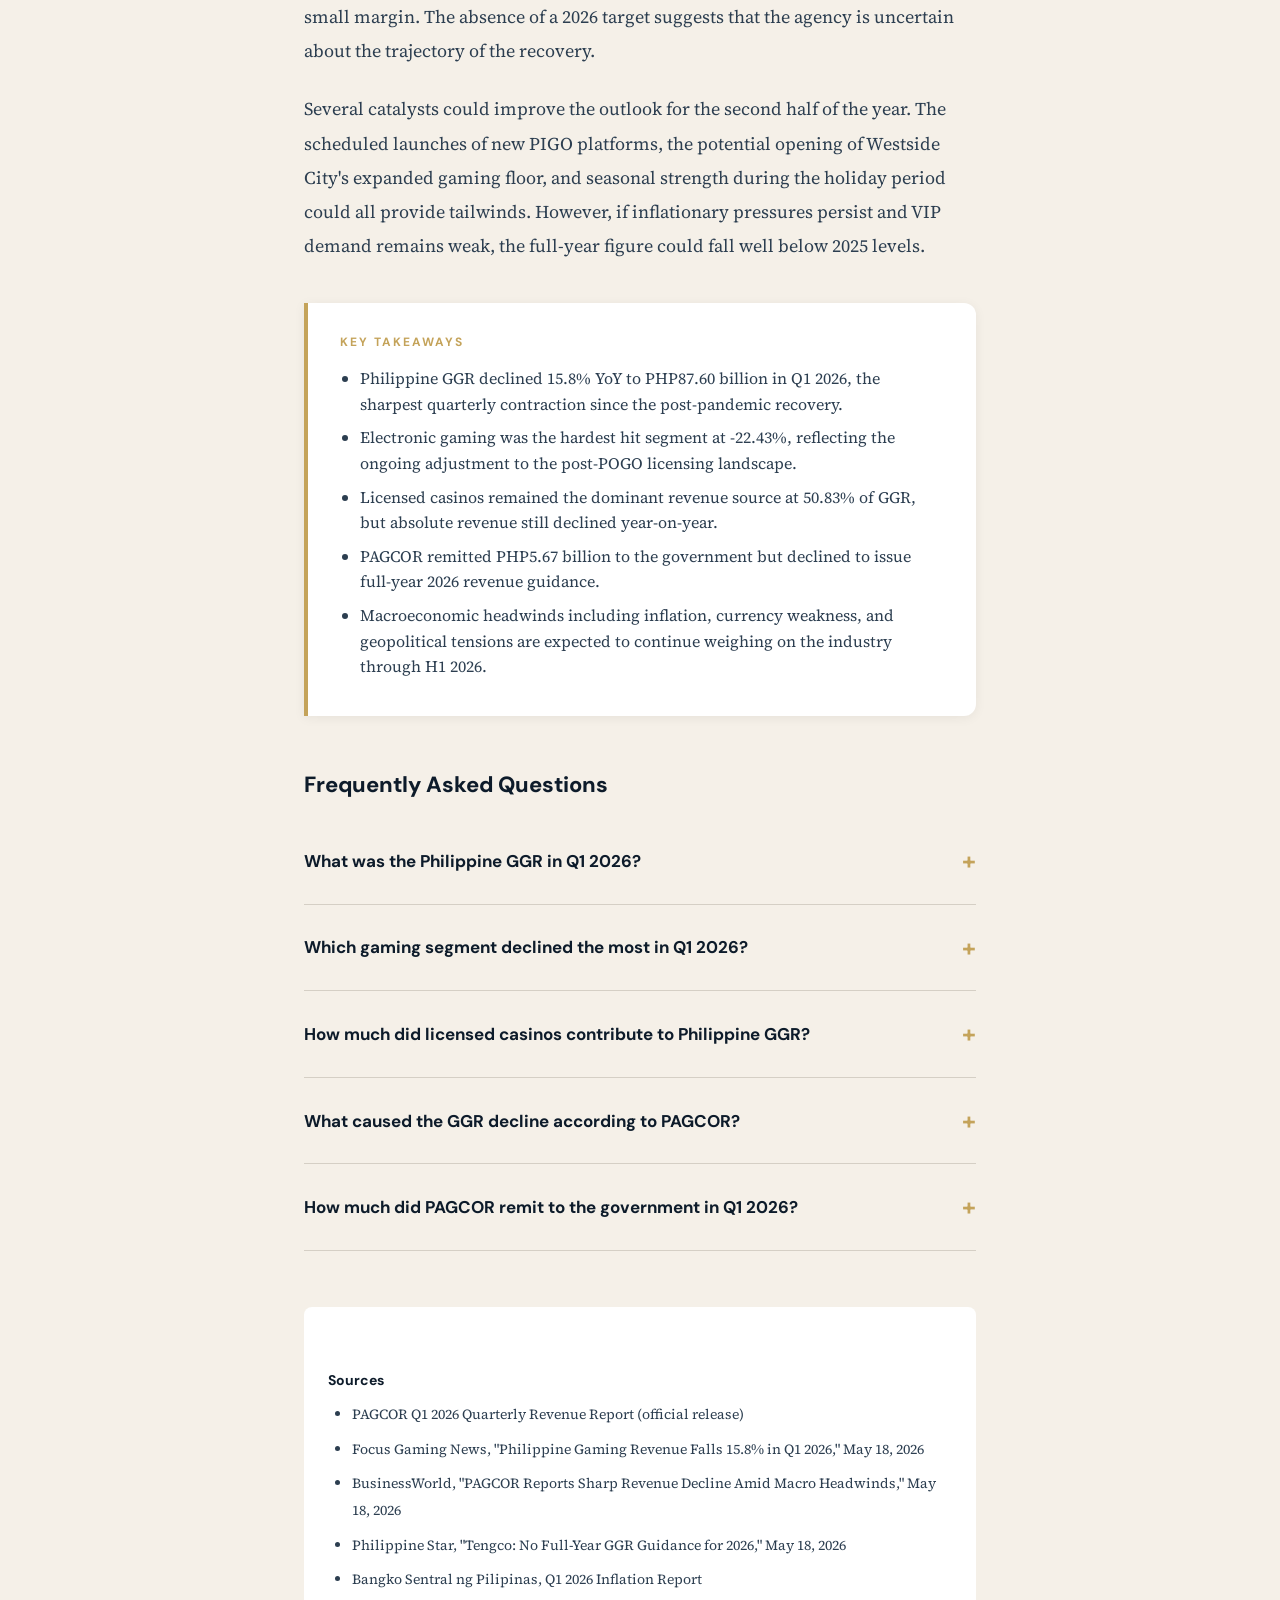
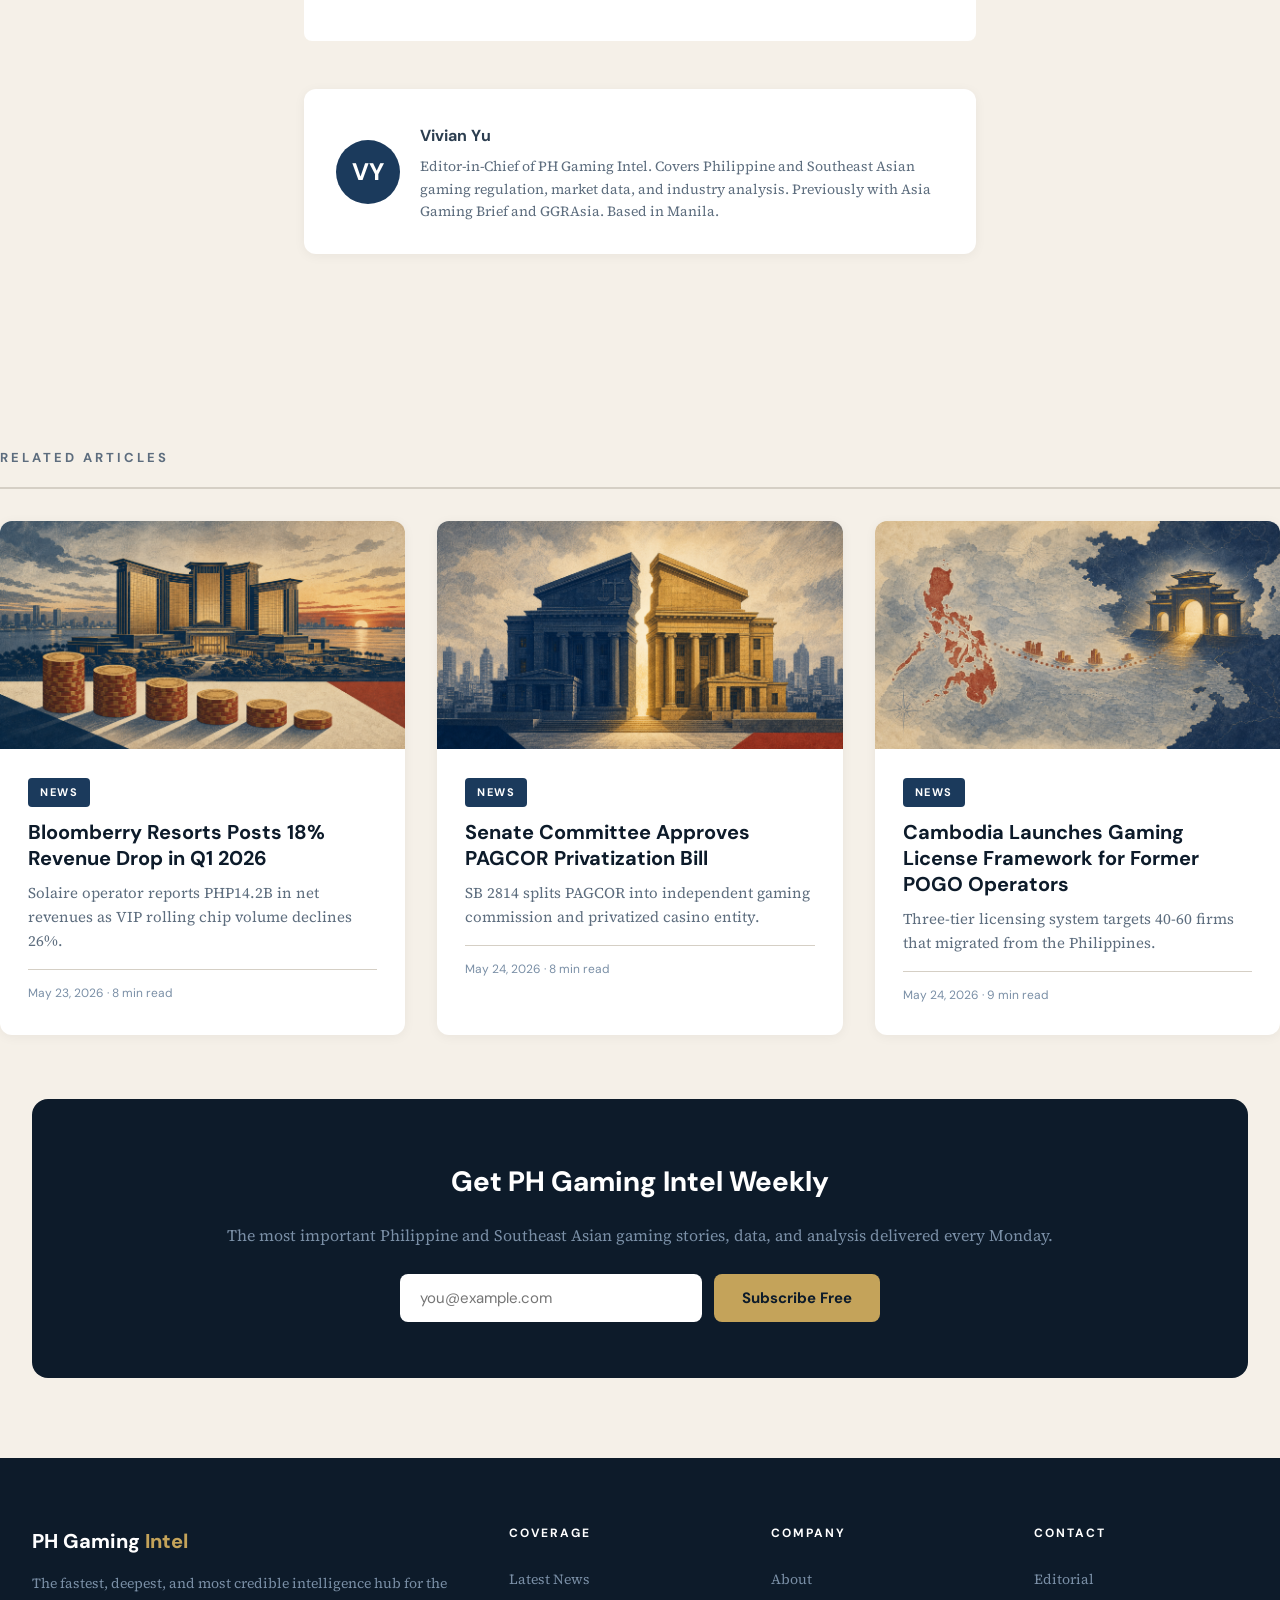
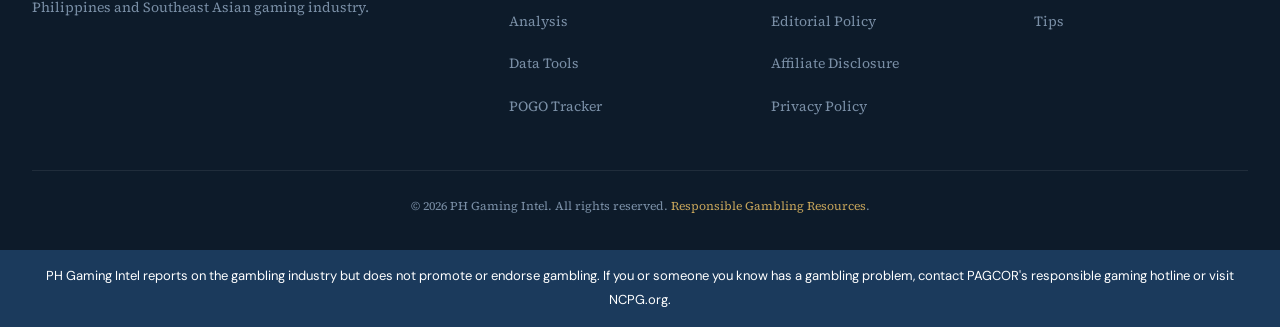
<file: articles/philippine-ggr-falls-q1-2026-pagcor.html>
<!DOCTYPE html>
<html lang="en">
<head>
<meta charset="UTF-8">
<meta name="viewport" content="width=device-width, initial-scale=1.0">
<title>Philippine GGR Falls 15.8% in Q1 2026 to PHP87.6B — PH Gaming Intel</title>
<meta name="description" content="PAGCOR reports Philippine gross gaming revenue fell 15.8% YoY to PHP87.60 billion in Q1 2026. Electronic gaming led the decline at -22.43%. Full data breakdown and analysis.">
<meta name="robots" content="index, follow, max-snippet:-1, max-image-preview:large">
<link rel="stylesheet" href="../styles.css">

<!-- OpenGraph -->
<meta property="og:type" content="article">
<meta property="og:title" content="Philippine GGR Falls 15.8% in Q1 2026 to PHP87.6B">
<meta property="og:description" content="PAGCOR reports Philippine gross gaming revenue fell 15.8% YoY to PHP87.60 billion in Q1 2026. Electronic gaming led the decline at -22.43%.">
<meta property="og:image" content="https://imnivek.github.io/ph-gaming-intel-preview/hero/philippine-ggr-falls-q1-2026-pagcor.png">
<meta property="og:url" content="https://imnivek.github.io/ph-gaming-intel-preview/articles/philippine-ggr-falls-q1-2026-pagcor.html">
<meta property="og:site_name" content="PH Gaming Intel">
<meta property="article:published_time" content="2026-05-18T08:00:00+08:00">
<meta property="article:author" content="Vivian Yu">
<meta property="article:section" content="News">

<!-- Twitter Card -->
<meta name="twitter:card" content="summary_large_image">
<meta name="twitter:title" content="Philippine GGR Falls 15.8% in Q1 2026 to PHP87.6B">
<meta name="twitter:description" content="PAGCOR reports Philippine gross gaming revenue fell 15.8% YoY to PHP87.60 billion in Q1 2026.">
<meta name="twitter:image" content="https://imnivek.github.io/ph-gaming-intel-preview/hero/philippine-ggr-falls-q1-2026-pagcor.png">

<!-- JSON-LD -->
<script type="application/ld+json">
{
  "@context": "https://schema.org",
  "@graph": [
    {
      "@type": "NewsArticle",
      "headline": "Philippine GGR Falls 15.8% in Q1 2026 to PHP87.6B",
      "description": "PAGCOR reports Philippine gross gaming revenue fell 15.8% YoY to PHP87.60 billion in Q1 2026. Electronic gaming led the decline at -22.43%.",
      "image": "https://imnivek.github.io/ph-gaming-intel-preview/hero/philippine-ggr-falls-q1-2026-pagcor.png",
      "datePublished": "2026-05-18T08:00:00+08:00",
      "dateModified": "2026-05-25T08:00:00+08:00",
      "author": {
        "@type": "Person",
        "name": "Vivian Yu",
        "jobTitle": "Editor-in-Chief"
      },
      "publisher": {
        "@type": "Organization",
        "name": "PH Gaming Intel",
        "url": "https://imnivek.github.io/ph-gaming-intel-preview/"
      },
      "mainEntityOfPage": "https://imnivek.github.io/ph-gaming-intel-preview/articles/philippine-ggr-falls-q1-2026-pagcor.html"
    },
    {
      "@type": "FAQPage",
      "mainEntity": [
        {
          "@type": "Question",
          "name": "What was the Philippine GGR in Q1 2026?",
          "acceptedAnswer": {
            "@type": "Answer",
            "text": "The Philippine gross gaming revenue (GGR) in Q1 2026 was PHP87.60 billion (approximately US$1.42 billion), representing a 15.8% decline from PHP104.12 billion in Q1 2025."
          }
        },
        {
          "@type": "Question",
          "name": "Which gaming segment declined the most in Q1 2026?",
          "acceptedAnswer": {
            "@type": "Answer",
            "text": "Electronic gaming experienced the steepest decline at 22.43% year-on-year, reflecting both structural challenges from the POGO ban and cyclical softness in consumer spending."
          }
        },
        {
          "@type": "Question",
          "name": "How much did licensed casinos contribute to Philippine GGR?",
          "acceptedAnswer": {
            "@type": "Answer",
            "text": "Licensed casinos generated PHP44.52 billion in Q1 2026, accounting for 50.83% of total Philippine GGR and remaining the single largest revenue contributor."
          }
        },
        {
          "@type": "Question",
          "name": "What caused the GGR decline according to PAGCOR?",
          "acceptedAnswer": {
            "@type": "Answer",
            "text": "PAGCOR Chairman Alejandro Tengco attributed the decline to softer discretionary spending driven by Middle East geopolitical tensions and rising inflationary pressures affecting consumer confidence."
          }
        },
        {
          "@type": "Question",
          "name": "How much did PAGCOR remit to the government in Q1 2026?",
          "acceptedAnswer": {
            "@type": "Answer",
            "text": "PAGCOR remitted PHP5.67 billion as dividends to the national government during Q1 2026, maintaining its role as a major fiscal contributor despite the revenue downturn."
          }
        }
      ]
    },
    {
      "@type": "BreadcrumbList",
      "itemListElement": [
        {"@type": "ListItem", "position": 1, "name": "Home", "item": "https://imnivek.github.io/ph-gaming-intel-preview/"},
        {"@type": "ListItem", "position": 2, "name": "News", "item": "https://imnivek.github.io/ph-gaming-intel-preview/"},
        {"@type": "ListItem", "position": 3, "name": "Philippine GGR Falls Q1 2026"}
      ]
    }
  ]
}
</script>
</head>
<body>

<!-- HEADER -->
<header class="site-header">
  <div class="header-inner">
    <a href="../index.html" class="logo">PH Gaming <span>Intel</span></a>
    <nav>
      <ul class="nav-pills">
        <li><a href="../index.html" class="active">News</a></li>
        <li><a href="../index.html">Analysis</a></li>
        <li><a href="../index.html">Regulation</a></li>
        <li><a href="../index.html">Data</a></li>
        <li><a href="../index.html">POGO Tracker</a></li>
      </ul>
    </nav>
  </div>
</header>

<!-- HERO -->
<section class="article-hero">
  <img src="../hero/philippine-ggr-falls-q1-2026-pagcor.png" alt="Philippine GGR data chart showing Q1 2026 decline to PHP87.6 billion">
  <div class="overlay"></div>
</section>

<!-- ARTICLE HEADER -->
<div class="article-header">
  <span class="tag tag-news">News</span>
  <h1>Philippine GGR Falls 15.8% in Q1 2026 as Electronic Gaming Leads Broad Decline</h1>
  <p class="dek">PAGCOR data reveals the sharpest quarterly gaming revenue contraction since the post-pandemic recovery began, with electronic gaming down 22.43% and licensed casinos accounting for half of a shrinking pie.</p>
  <div class="article-byline">
    <span class="author-name">Vivian Yu, Editor-in-Chief</span>
    <span>May 18, 2026</span>
    <span>8 min read</span>
  </div>
</div>

<!-- ARTICLE BODY -->
<article class="article-content">

  <!-- STAT BOX -->
  <div class="stat-box">
    <div class="stat-item">
      <div class="stat-num">PHP87.6B</div>
      <div class="stat-label">Q1 2026 GGR</div>
    </div>
    <div class="stat-item">
      <div class="stat-num">-15.8%</div>
      <div class="stat-label">Year-on-Year</div>
    </div>
    <div class="stat-item">
      <div class="stat-num">PHP44.52B</div>
      <div class="stat-label">Casino GGR</div>
    </div>
    <div class="stat-item">
      <div class="stat-num">PHP5.67B</div>
      <div class="stat-label">Govt Dividend</div>
    </div>
  </div>

  <h2>The Big Picture: A Sobering Quarter</h2>

  <p>The Philippine Amusement and Gaming Corporation (PAGCOR) has reported that the country's gross gaming revenue fell to PHP87.60 billion (approximately US$1.42 billion) during the first quarter of 2026, a 15.8 percent decline compared to PHP104.12 billion in the same period of 2025. The contraction marks the most significant quarterly decline in Philippine gaming revenue since the industry's post-pandemic recovery began in late 2022.</p>

  <p>The decline was broad-based, touching every segment of the regulated gaming market. But it was electronic gaming, the segment most directly affected by the 2024 POGO ban and the subsequent restructuring of online gaming licenses, that led the downturn with a 22.43 percent year-on-year decline. Licensed casinos, meanwhile, remained the single largest contributor at PHP44.52 billion, but even that figure represented a contraction from the previous year's levels.</p>

  <p>PAGCOR Chairman Alejandro Tengco, speaking to reporters following the release of the quarterly data, attributed the contraction to a confluence of macroeconomic headwinds. "Softer discretionary spending, driven in part by Middle East geopolitical tensions and sustained inflationary pressures, has weighed on consumer sentiment," Tengco said. "We remain cautiously optimistic about the second half of the year, but we are not in a position to issue full-year guidance at this time."</p>

  <div class="pull-quote">
    <p>"We remain cautiously optimistic about the second half of the year, but we are not in a position to issue full-year guidance at this time."</p>
    <cite>Alejandro Tengco, PAGCOR Chairman</cite>
  </div>

  <h2>Segment Breakdown: Where the Losses Were Deepest</h2>

  <p>The Q1 2026 data reveals a gaming industry under simultaneous pressure from both structural and cyclical forces. The POGO ban, enacted in late 2024, eliminated a significant category of Philippine-licensed offshore gaming operators, leaving a void that the new Philippine Inland Gaming Operator (PIGO) and e-Games license frameworks have only partially filled. At the same time, inflation and geopolitical uncertainty have constrained the wallets of both domestic consumers and the international VIP segment.</p>

  <table>
    <thead>
      <tr>
        <th>Segment</th>
        <th>Q1 2026 (PHP B)</th>
        <th>Q1 2025 (PHP B)</th>
        <th>YoY Change</th>
        <th>Share of GGR</th>
      </tr>
    </thead>
    <tbody>
      <tr>
        <td>Licensed Casinos</td>
        <td>44.52</td>
        <td>51.20</td>
        <td>-13.0%</td>
        <td>50.83%</td>
      </tr>
      <tr>
        <td>Electronic Gaming (e-Games / PIGO)</td>
        <td>28.91</td>
        <td>37.27</td>
        <td>-22.43%</td>
        <td>33.00%</td>
      </tr>
      <tr>
        <td>Bingo Operations</td>
        <td>6.83</td>
        <td>7.92</td>
        <td>-13.8%</td>
        <td>7.80%</td>
      </tr>
      <tr>
        <td>PAGCOR-Operated Casinos</td>
        <td>3.17</td>
        <td>3.84</td>
        <td>-17.4%</td>
        <td>3.62%</td>
      </tr>
      <tr>
        <td>Other Regulated Games</td>
        <td>4.17</td>
        <td>3.89</td>
        <td>+7.2%</td>
        <td>4.76%</td>
      </tr>
      <tr>
        <td><strong>Total GGR</strong></td>
        <td><strong>87.60</strong></td>
        <td><strong>104.12</strong></td>
        <td><strong>-15.8%</strong></td>
        <td><strong>100%</strong></td>
      </tr>
    </tbody>
  </table>

  <h2>Licensed Casinos: Resilient but Shrinking</h2>

  <p>Licensed casinos, which include the four major integrated resorts in Entertainment City (Solaire, City of Dreams Manila, Okada Manila, and Westside City) as well as Resorts World Manila in Pasay and Clark, generated PHP44.52 billion in Q1 2026. This represented 50.83 percent of total GGR, a slight increase in share from the prior year, but the absolute figure was still down from PHP51.20 billion in Q1 2025.</p>

  <p>The licensed casino segment's relative resilience reflects the continued strength of mass-market table gaming and slot operations at the Entertainment City properties, which benefit from captive foot traffic driven by hotel, dining, and entertainment offerings. However, the VIP segment, which had been a growth engine during 2023-2024, showed weakness. Industry sources point to declining junket volume and tighter credit conditions as contributing factors.</p>

  <h2>Electronic Gaming: The POGO Aftermath</h2>

  <p>The 22.43 percent decline in electronic gaming revenue is the most striking figure in the Q1 data, and it tells a story that extends beyond cyclical softness. The 2024 POGO ban resulted in the departure of over 300 offshore gaming operators from the Philippines. While PAGCOR has since licensed approximately 40 PIGO operators and maintained roughly 38 e-Games licensees to serve the domestic market, the combined revenue from these domestic-facing platforms has not replaced the lost POGO revenue.</p>

  <p>The electronic gaming figure also reflects the competitive dynamics of the new PIGO framework. Operators are still building their player bases, investing in marketing, and negotiating content partnerships. Several major platform launches, including Okada Play and the expansion of ArenaPlus, are expected to contribute more meaningfully to revenue in the second half of 2026.</p>

  <h2>PAGCOR-Operated Casinos: A Legacy in Decline</h2>

  <p>PAGCOR's own casino operations, which include the aging Casino Filipino chain scattered across the country, contributed just PHP3.17 billion, or 3.62 percent of total GGR. The figure underscores the ongoing marginalization of PAGCOR's direct gaming operations relative to the privately operated integrated resorts.</p>

  <p>This trend has significant implications for the PAGCOR privatization debate. Senate Bill 2814, which would split PAGCOR into an independent gaming commission and a privatized Casino Filipino entity, is premised partly on the argument that PAGCOR's dual mandate as both regulator and operator creates inherent conflicts of interest. The Q1 data, showing PAGCOR's own casinos contributing less than 4 percent of national GGR, adds empirical weight to that argument.</p>

  <div class="pull-quote">
    <p>"A 15.8 percent quarterly GGR contraction is one of the sharpest year-on-year drops in the post-pandemic era. The question is whether this is a cyclical trough or the beginning of a structural adjustment."</p>
    <cite>Senior analyst, regional gaming consultancy</cite>
  </div>

  <h2>Government Revenue Impact</h2>

  <p>Despite the contraction in gaming revenue, PAGCOR remitted PHP5.67 billion in dividends to the national government during Q1 2026. The agency maintained its role as one of the top revenue-generating government-owned and controlled corporations (GOCCs), though the remittance figure was lower than the PHP6.83 billion remitted in Q1 2025.</p>

  <p>PAGCOR's contributions to government coffers extend beyond direct dividends. The agency also funds the Philippine Sports Commission, local government units hosting gaming operations, and various social welfare programs mandated by its charter. A sustained decline in GGR could create fiscal pressure on these downstream beneficiaries, a point that several senators have raised in the context of the privatization debate.</p>

  <h2>Macro Context: Why the Industry Is Under Pressure</h2>

  <p>The Q1 2026 decline did not occur in isolation. Several macroeconomic factors converged to create a challenging environment for the gaming industry:</p>

  <ul>
    <li><strong>Inflationary pressures:</strong> Philippine CPI inflation averaged 4.8 percent in Q1 2026, above the BSP's target range, constraining consumer discretionary spending.</li>
    <li><strong>Middle East tensions:</strong> Ongoing geopolitical instability in the Middle East has affected overseas Filipino worker (OFW) remittances, a key driver of domestic consumer spending.</li>
    <li><strong>Currency weakness:</strong> The peso traded at an average of PHP61.70 to the US dollar in Q1, reducing the purchasing power of peso-denominated gaming budgets for international visitors.</li>
    <li><strong>VIP travel softness:</strong> Chinese and Southeast Asian VIP travel to Philippine casinos declined amid tighter capital controls and competing IR openings in the region.</li>
  </ul>

  <h2>Looking Ahead: Cautious Optimism Without Guidance</h2>

  <p>Tengco's refusal to issue full-year guidance is notable. In 2025, PAGCOR had projected full-year GGR of PHP420 billion, a target that it ultimately missed by a small margin. The absence of a 2026 target suggests that the agency is uncertain about the trajectory of the recovery.</p>

  <p>Several catalysts could improve the outlook for the second half of the year. The scheduled launches of new PIGO platforms, the potential opening of Westside City's expanded gaming floor, and seasonal strength during the holiday period could all provide tailwinds. However, if inflationary pressures persist and VIP demand remains weak, the full-year figure could fall well below 2025 levels.</p>

  <!-- KEY TAKEAWAY -->
  <div class="key-takeaway">
    <h4>Key Takeaways</h4>
    <ul>
      <li>Philippine GGR declined 15.8% YoY to PHP87.60 billion in Q1 2026, the sharpest quarterly contraction since the post-pandemic recovery.</li>
      <li>Electronic gaming was the hardest hit segment at -22.43%, reflecting the ongoing adjustment to the post-POGO licensing landscape.</li>
      <li>Licensed casinos remained the dominant revenue source at 50.83% of GGR, but absolute revenue still declined year-on-year.</li>
      <li>PAGCOR remitted PHP5.67 billion to the government but declined to issue full-year 2026 revenue guidance.</li>
      <li>Macroeconomic headwinds including inflation, currency weakness, and geopolitical tensions are expected to continue weighing on the industry through H1 2026.</li>
    </ul>
  </div>

  <!-- FAQ -->
  <section class="faq-section">
    <h2>Frequently Asked Questions</h2>

    <div class="faq-item">
      <div class="faq-q">What was the Philippine GGR in Q1 2026?</div>
      <div class="faq-a">The Philippine gross gaming revenue (GGR) in Q1 2026 was PHP87.60 billion (approximately US$1.42 billion), representing a 15.8% decline from PHP104.12 billion in Q1 2025. This was the sharpest quarterly decline in the post-pandemic era for the Philippine gaming industry.</div>
    </div>

    <div class="faq-item">
      <div class="faq-q">Which gaming segment declined the most in Q1 2026?</div>
      <div class="faq-a">Electronic gaming experienced the steepest decline at 22.43% year-on-year. This segment, which includes both e-Games and PIGO licensees, was most directly impacted by the 2024 POGO ban and the transition to domestic-focused online gaming licenses. New platform launches are expected to gradually rebuild this segment in the second half of 2026.</div>
    </div>

    <div class="faq-item">
      <div class="faq-q">How much did licensed casinos contribute to Philippine GGR?</div>
      <div class="faq-a">Licensed casinos generated PHP44.52 billion in Q1 2026, accounting for 50.83% of total Philippine GGR. This includes the four major Entertainment City integrated resorts (Solaire, City of Dreams Manila, Okada Manila, and Westside City) as well as Resorts World Manila and regional casino operators.</div>
    </div>

    <div class="faq-item">
      <div class="faq-q">What caused the GGR decline according to PAGCOR?</div>
      <div class="faq-a">PAGCOR Chairman Alejandro Tengco attributed the decline to softer discretionary spending driven by Middle East geopolitical tensions and rising inflationary pressures. Additional factors include currency weakness (the peso averaging PHP61.70/USD) and reduced VIP travel from China and Southeast Asia due to tighter capital controls.</div>
    </div>

    <div class="faq-item">
      <div class="faq-q">How much did PAGCOR remit to the government in Q1 2026?</div>
      <div class="faq-a">PAGCOR remitted PHP5.67 billion as dividends to the national government during Q1 2026, down from PHP6.83 billion in Q1 2025. PAGCOR remains one of the top revenue-generating GOCCs, with its contributions funding the Philippine Sports Commission, local government units, and social welfare programs.</div>
    </div>
  </section>

  <!-- SOURCES -->
  <div class="source-list">
    <h3>Sources</h3>
    <ul>
      <li>PAGCOR Q1 2026 Quarterly Revenue Report (official release)</li>
      <li>Focus Gaming News, "Philippine Gaming Revenue Falls 15.8% in Q1 2026," May 18, 2026</li>
      <li>BusinessWorld, "PAGCOR Reports Sharp Revenue Decline Amid Macro Headwinds," May 18, 2026</li>
      <li>Philippine Star, "Tengco: No Full-Year GGR Guidance for 2026," May 18, 2026</li>
      <li>Bangko Sentral ng Pilipinas, Q1 2026 Inflation Report</li>
    </ul>
  </div>

  <!-- AUTHOR BIO -->
  <div class="author-bio">
    <div class="avatar">VY</div>
    <div class="bio-text">
      <h4>Vivian Yu</h4>
      <p>Editor-in-Chief of PH Gaming Intel. Covers Philippine and Southeast Asian gaming regulation, market data, and industry analysis. Previously with Asia Gaming Brief and GGRAsia. Based in Manila.</p>
    </div>
  </div>

</article>

<!-- RELATED ARTICLES -->
<section class="related-section section-wrap">
  <h3 class="section-title">Related Articles</h3>
  <div class="card-grid">
    <a href="bloomberry-q1-2026-solaire.html" class="card">
      <div class="card-img">
        <img src="../hero/bloomberry-resorts-q1-2026-revenue-solaire.png" alt="Bloomberry Q1 2026">
      </div>
      <div class="card-body">
        <span class="tag tag-news">News</span>
        <h3>Bloomberry Resorts Posts 18% Revenue Drop in Q1 2026</h3>
        <p class="card-dek">Solaire operator reports PHP14.2B in net revenues as VIP rolling chip volume declines 26%.</p>
        <div class="card-meta">May 23, 2026 &middot; 8 min read</div>
      </div>
    </a>
    <a href="pagcor-privatization-bill.html" class="card">
      <div class="card-img">
        <img src="../hero/pagcor-privatization-bill-senate-committee-2026.png" alt="PAGCOR Privatization Bill">
      </div>
      <div class="card-body">
        <span class="tag tag-news">News</span>
        <h3>Senate Committee Approves PAGCOR Privatization Bill</h3>
        <p class="card-dek">SB 2814 splits PAGCOR into independent gaming commission and privatized casino entity.</p>
        <div class="card-meta">May 24, 2026 &middot; 8 min read</div>
      </div>
    </a>
    <a href="cambodia-gaming-license-pogo.html" class="card">
      <div class="card-img">
        <img src="../hero/cambodia-gaming-license-framework-pogo-operators-2026.png" alt="Cambodia Gaming License">
      </div>
      <div class="card-body">
        <span class="tag tag-news">News</span>
        <h3>Cambodia Launches Gaming License Framework for Former POGO Operators</h3>
        <p class="card-dek">Three-tier licensing system targets 40-60 firms that migrated from the Philippines.</p>
        <div class="card-meta">May 24, 2026 &middot; 9 min read</div>
      </div>
    </a>
  </div>
</section>

<!-- NEWSLETTER CTA -->
<section class="section-wrap mb-section">
  <div class="newsletter-cta">
    <h2>Get PH Gaming Intel Weekly</h2>
    <p>The most important Philippine and Southeast Asian gaming stories, data, and analysis delivered every Monday.</p>
    <div class="cta-row">
      <input type="email" placeholder="you@example.com" aria-label="Email address">
      <button>Subscribe Free</button>
    </div>
  </div>
</section>

<!-- FOOTER -->
<footer class="site-footer">
  <div class="footer-inner">
    <div>
      <div class="footer-brand">PH Gaming <span>Intel</span></div>
      <p class="footer-desc">The fastest, deepest, and most credible intelligence hub for the Philippines and Southeast Asian gaming industry.</p>
    </div>
    <div class="footer-col">
      <h4>Coverage</h4>
      <ul>
        <li><a href="../index.html">Latest News</a></li>
        <li><a href="../index.html">Analysis</a></li>
        <li><a href="../index.html">Data Tools</a></li>
        <li><a href="../index.html">POGO Tracker</a></li>
      </ul>
    </div>
    <div class="footer-col">
      <h4>Company</h4>
      <ul>
        <li><a href="../index.html">About</a></li>
        <li><a href="../index.html">Editorial Policy</a></li>
        <li><a href="../index.html">Affiliate Disclosure</a></li>
        <li><a href="../index.html">Privacy Policy</a></li>
      </ul>
    </div>
    <div class="footer-col">
      <h4>Contact</h4>
      <ul>
        <li><a href="mailto:editorial@phgamingintel.com">Editorial</a></li>
        <li><a href="mailto:tips@phgamingintel.com">Tips</a></li>
      </ul>
    </div>
  </div>
  <div class="footer-bottom">
    &copy; 2026 PH Gaming Intel. All rights reserved. <a href="../index.html">Responsible Gambling Resources</a>.
  </div>
</footer>

<!-- RG BANNER -->
<div class="rg-banner">
  PH Gaming Intel reports on the gambling industry but does not promote or endorse gambling. If you or someone you know has a gambling problem, contact PAGCOR's responsible gaming hotline or visit <a href="https://www.ncpg.org" target="_blank" rel="noopener">NCPG.org</a>.
</div>

<script>
// Header scroll effect
const header = document.querySelector('.site-header');
window.addEventListener('scroll', () => {
  header.classList.toggle('scrolled', window.scrollY > 50);
});

// FAQ toggle
document.querySelectorAll('.faq-q').forEach(q => {
  q.addEventListener('click', () => {
    q.parentElement.classList.toggle('open');
  });
});
</script>

</body>
</html>
</file>
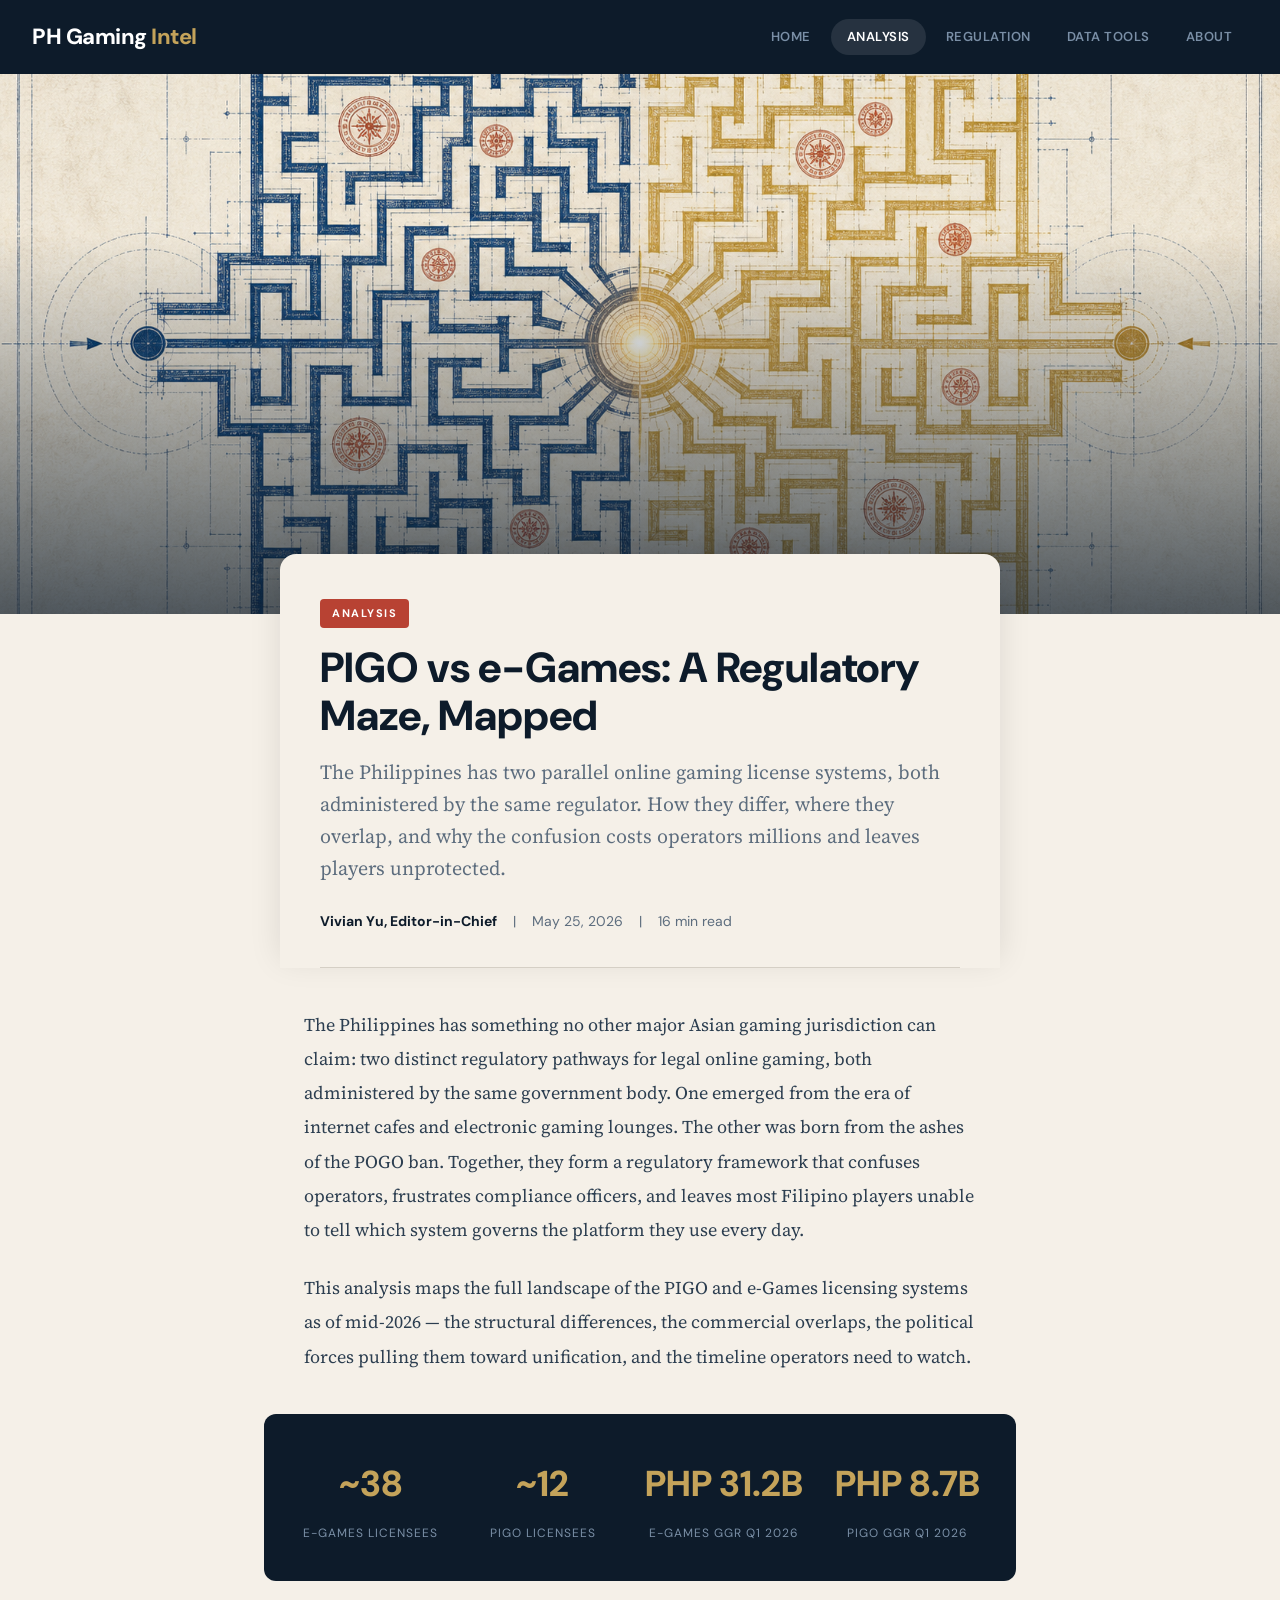
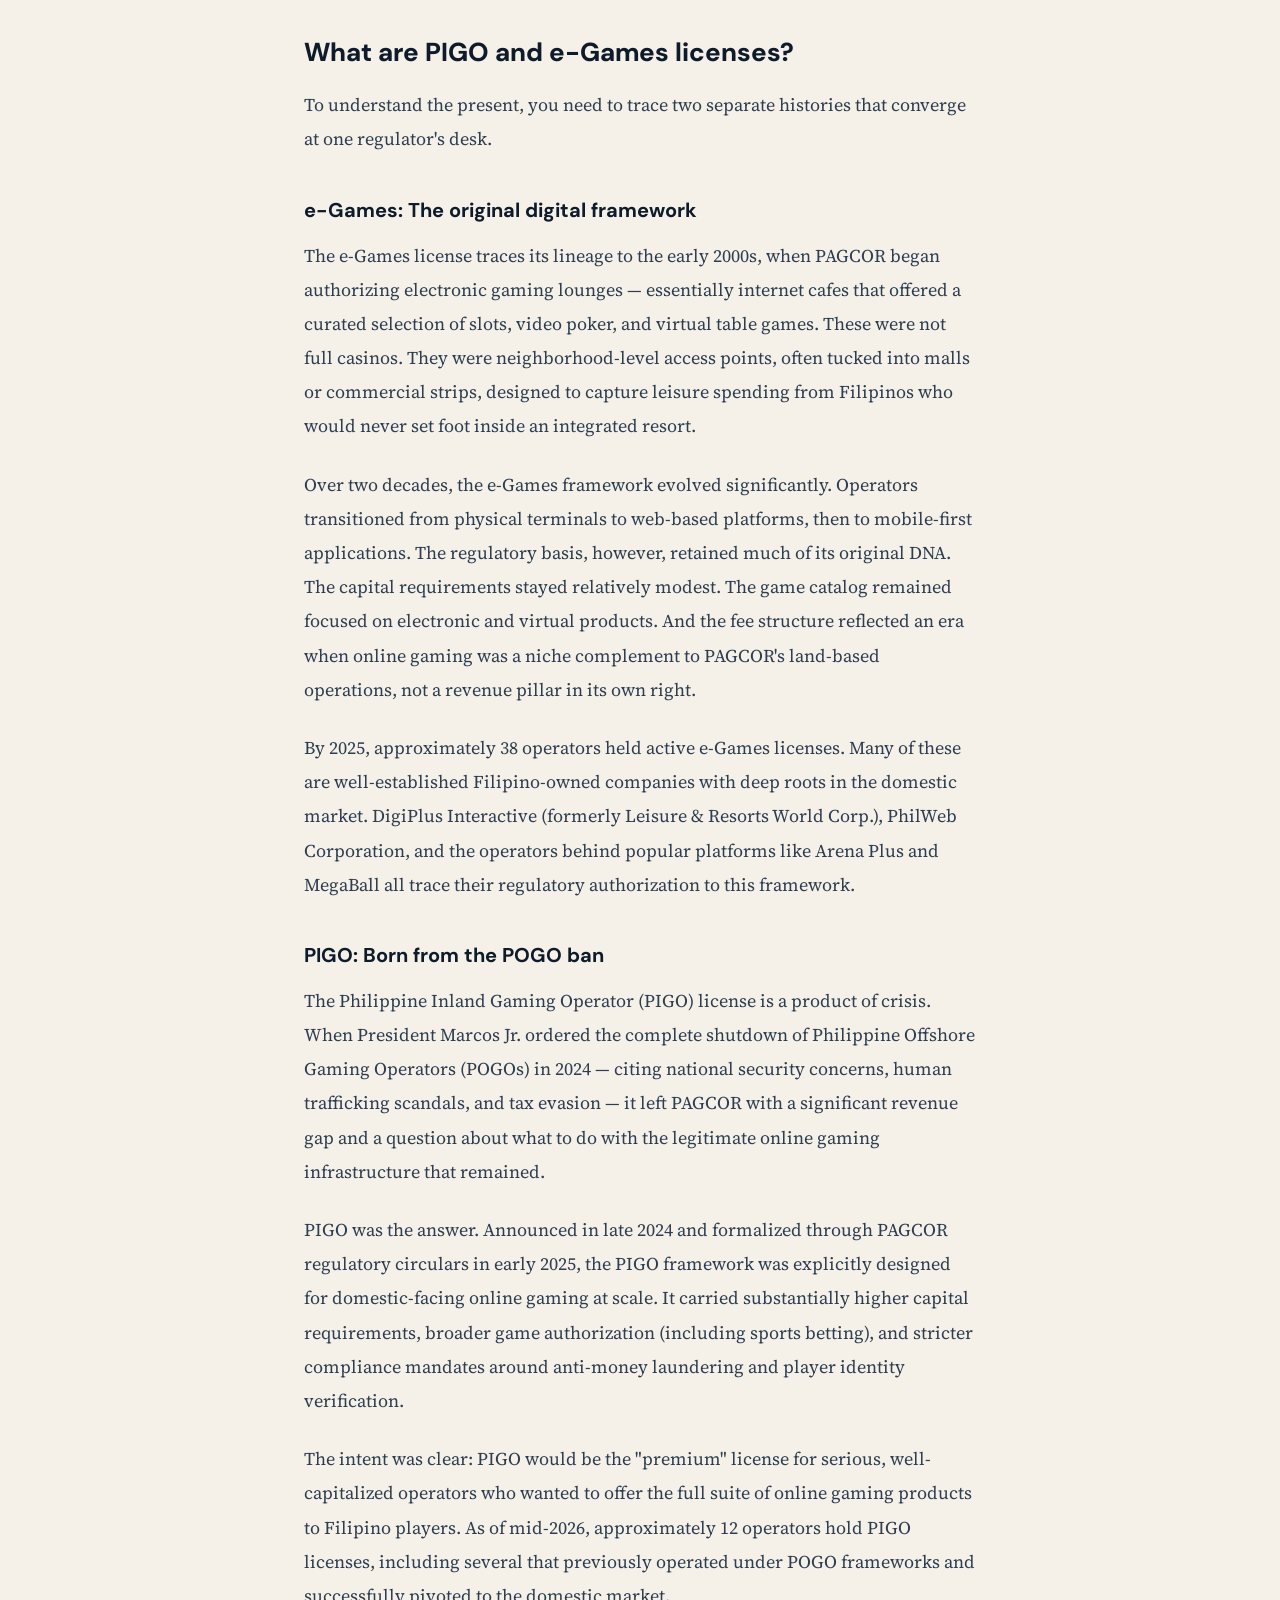
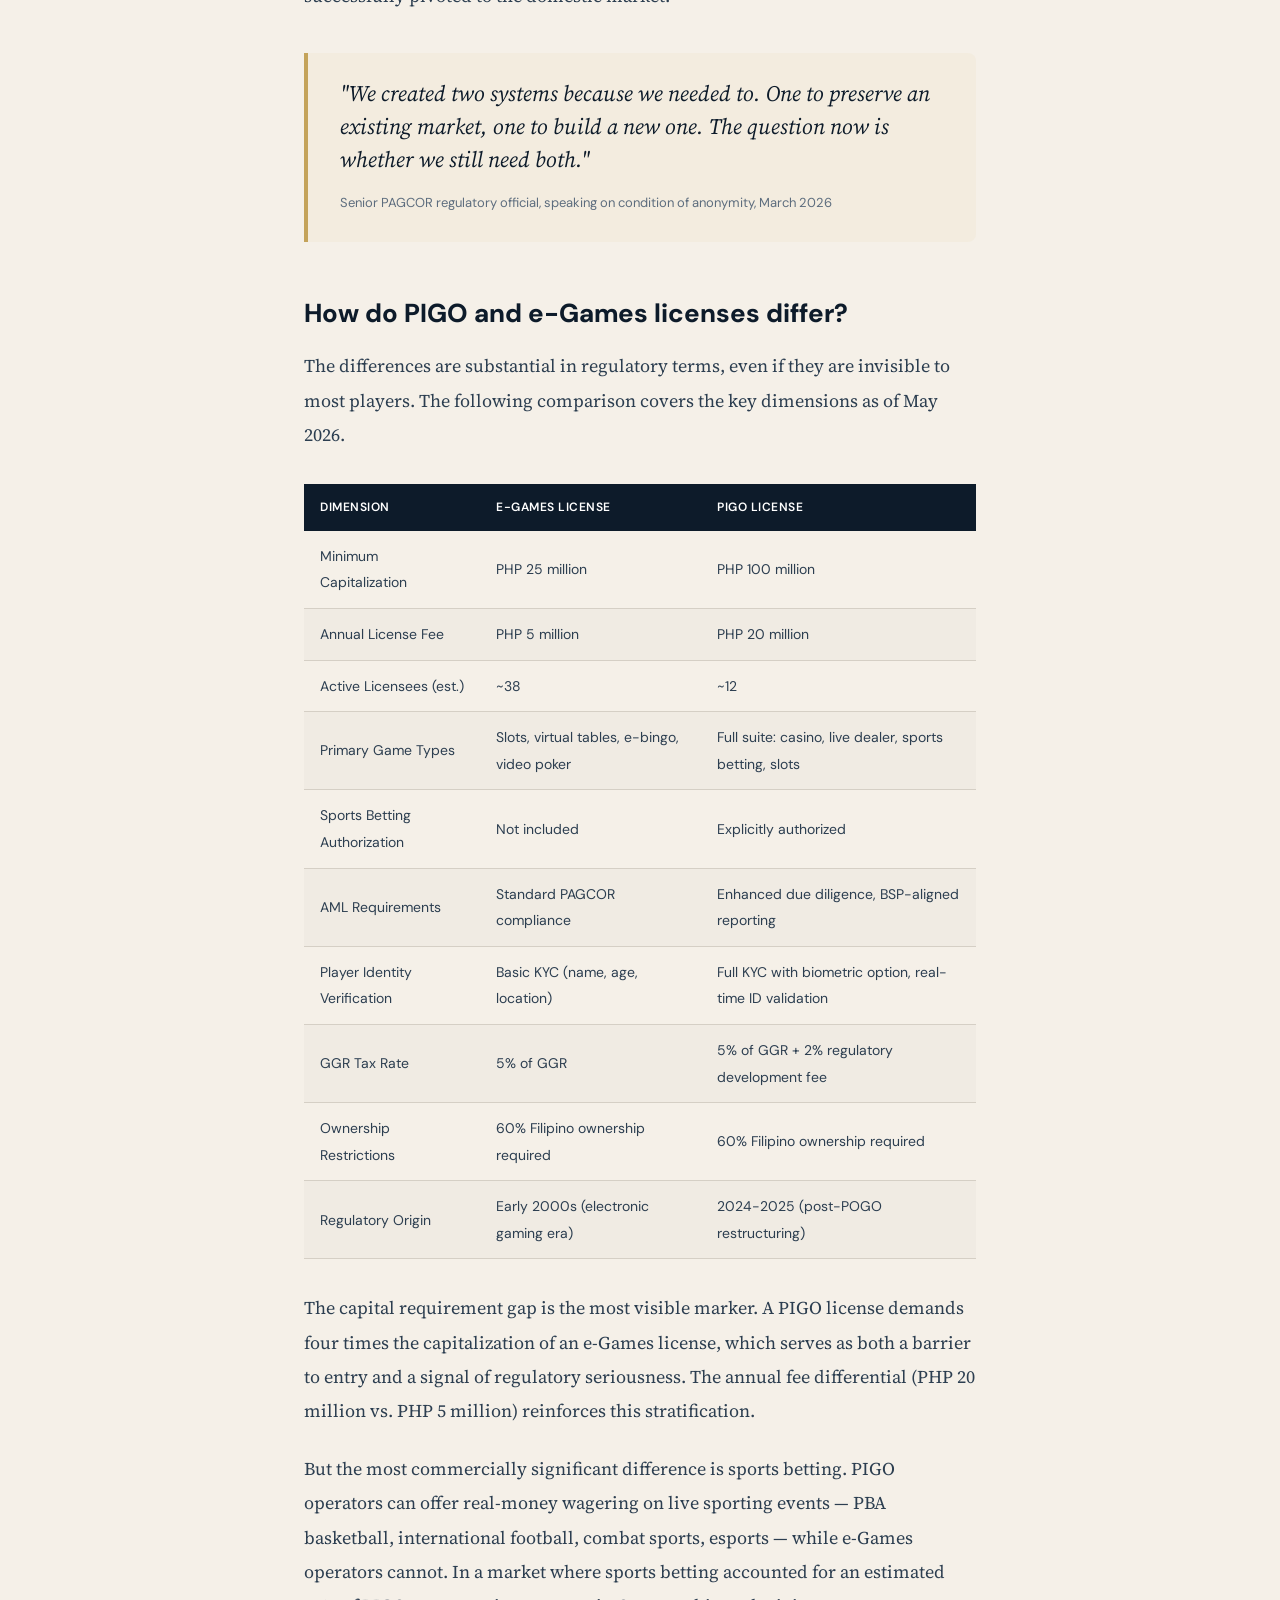
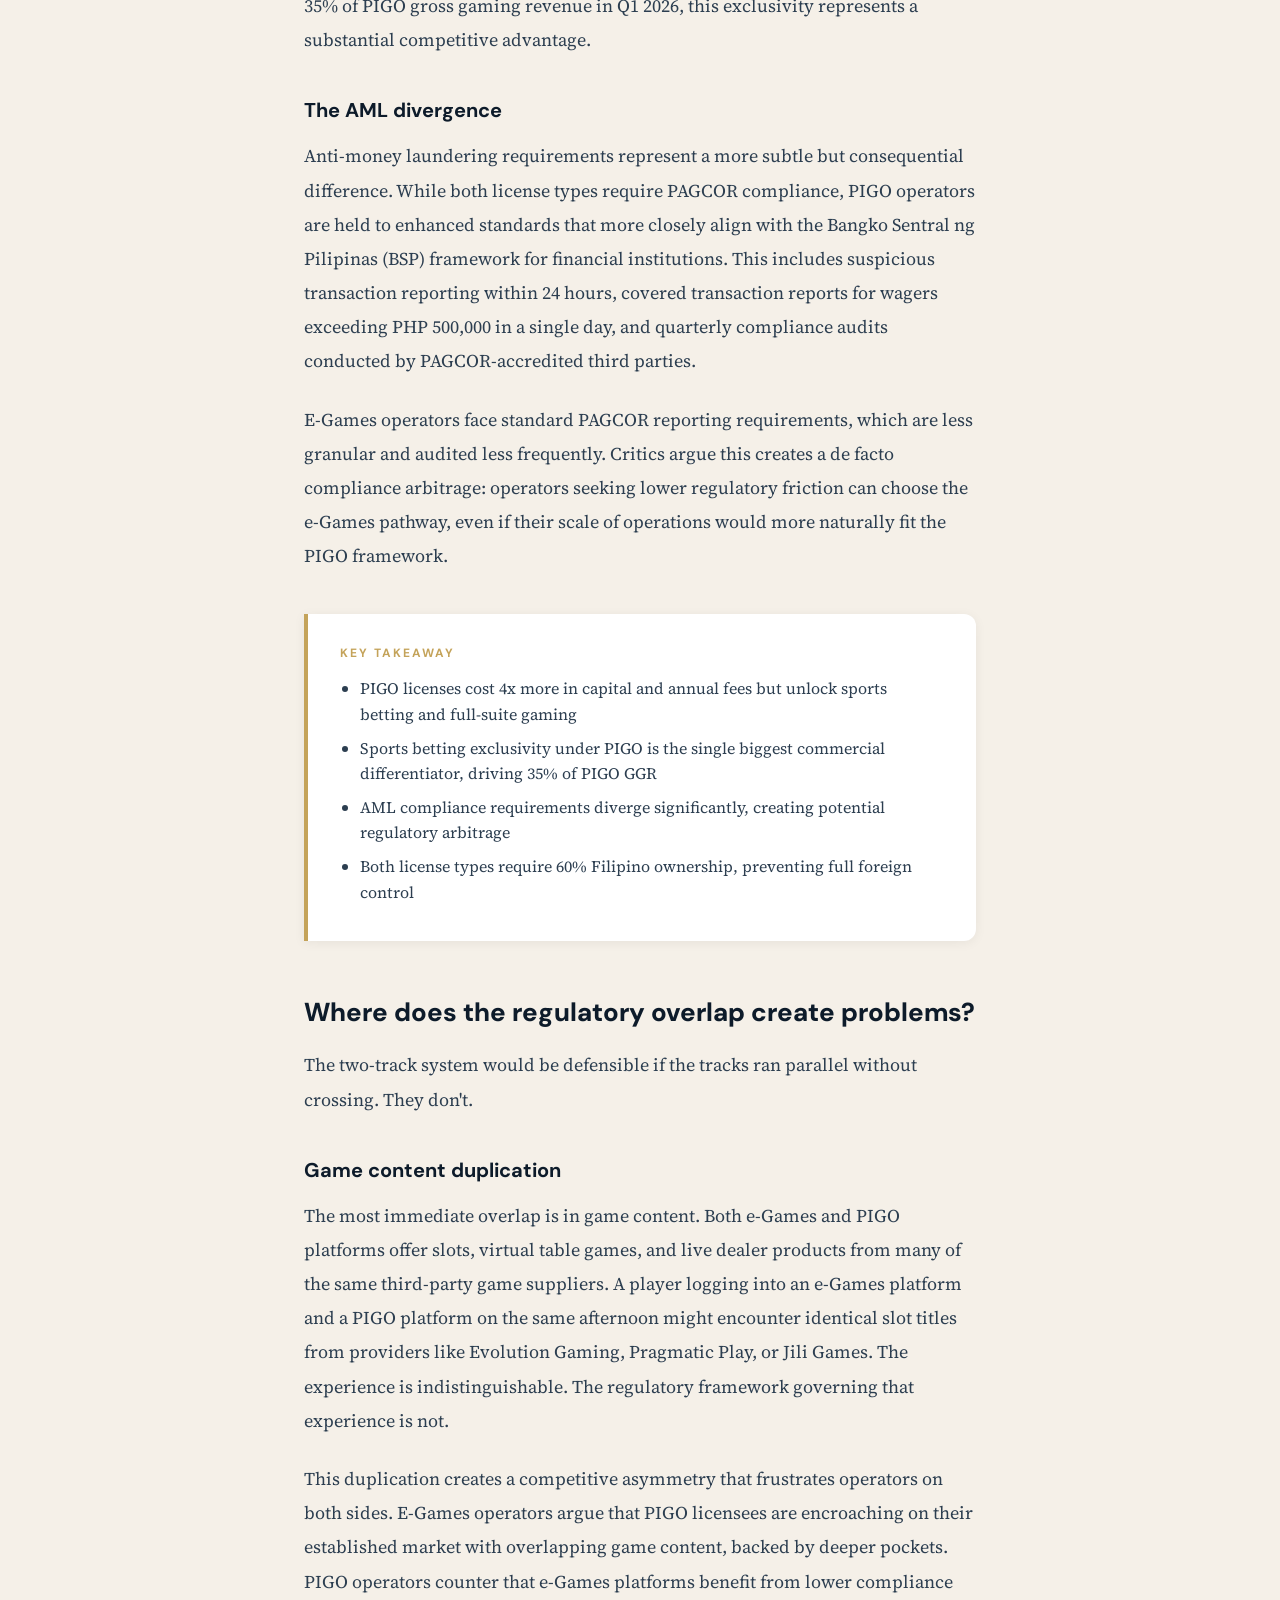
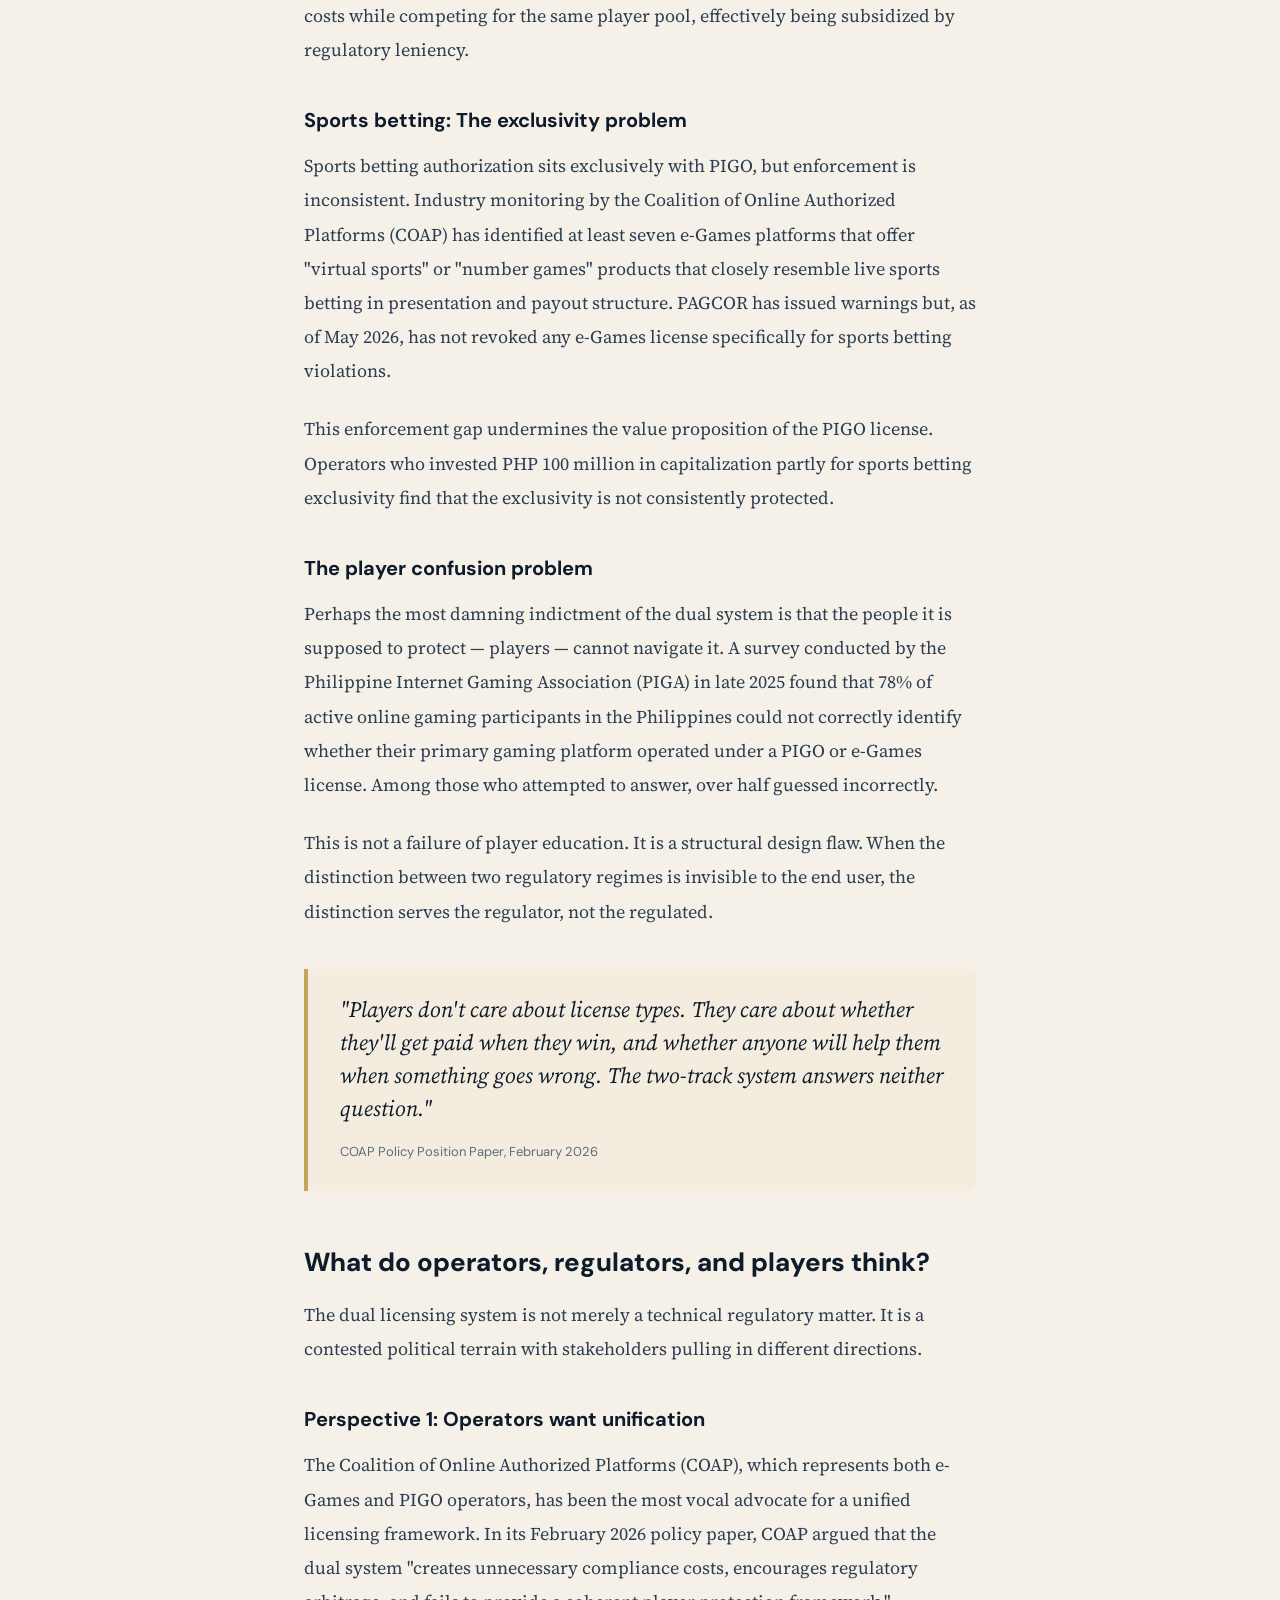
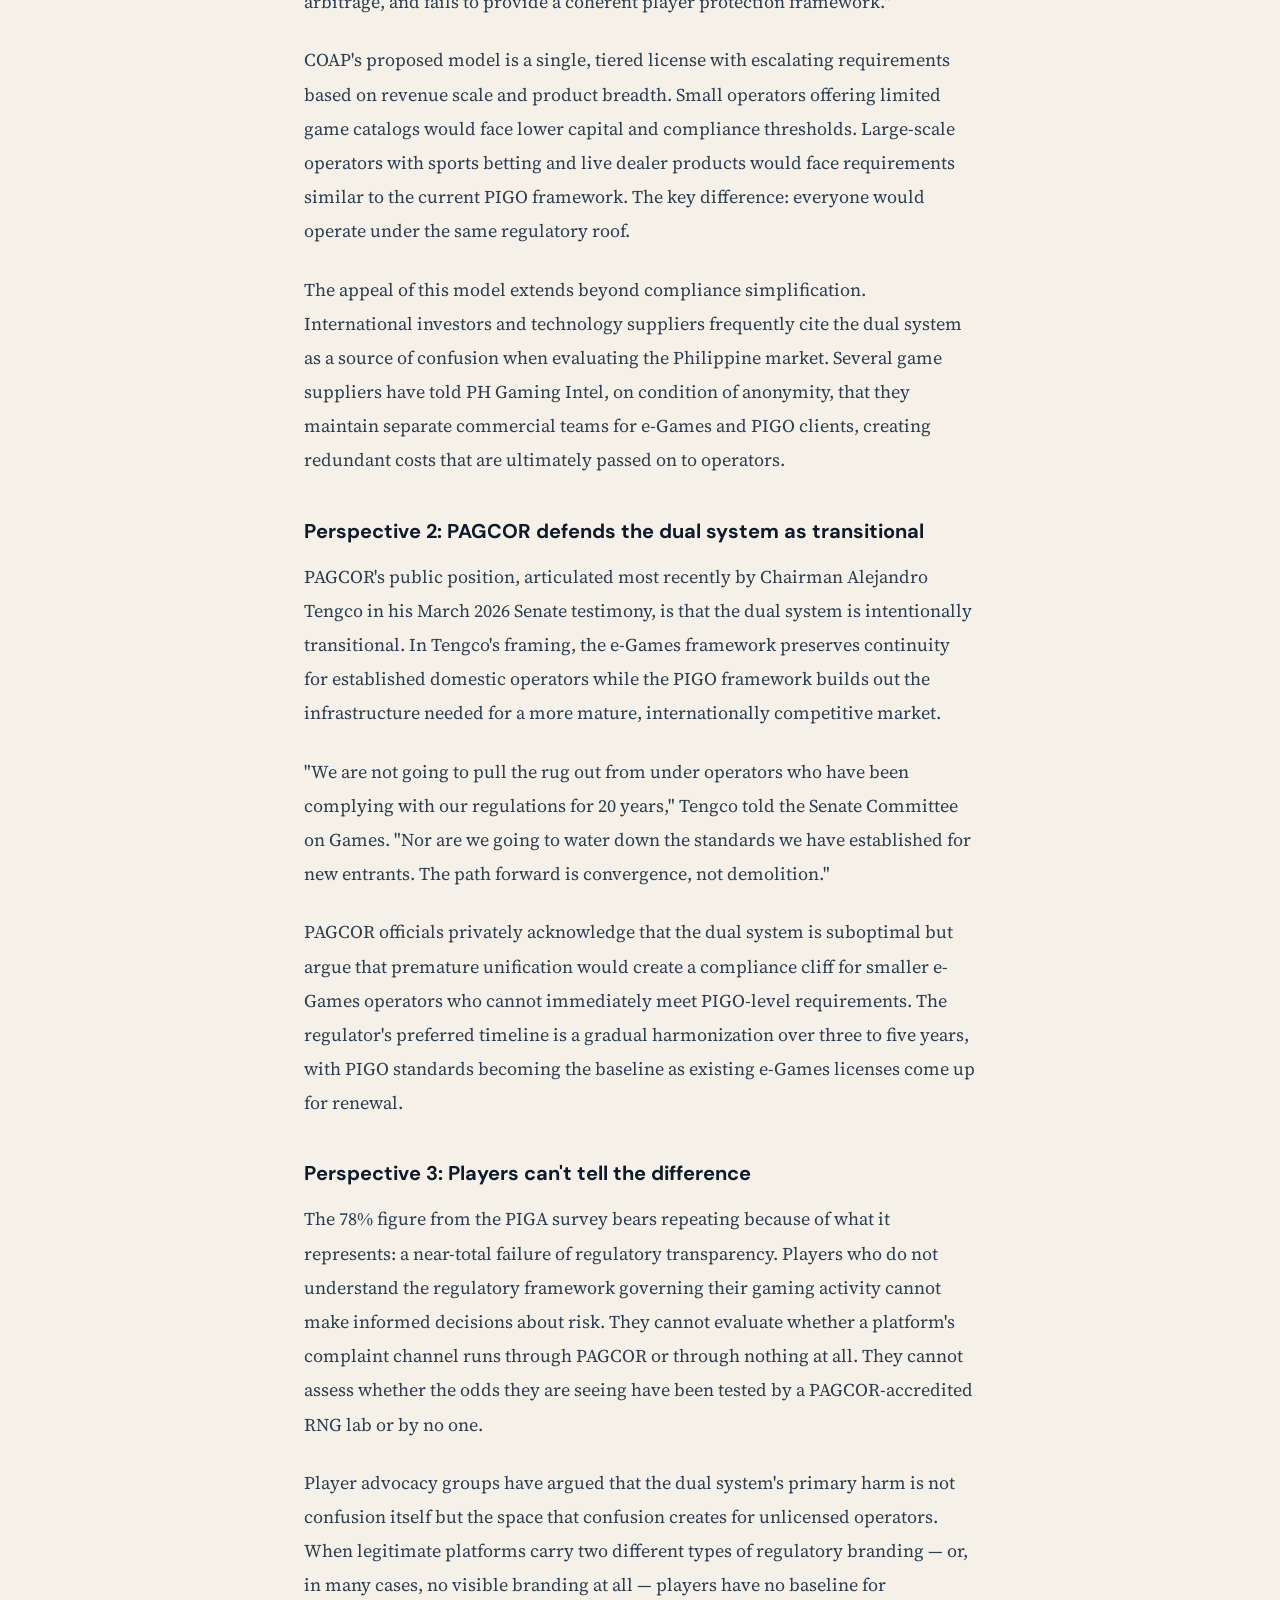
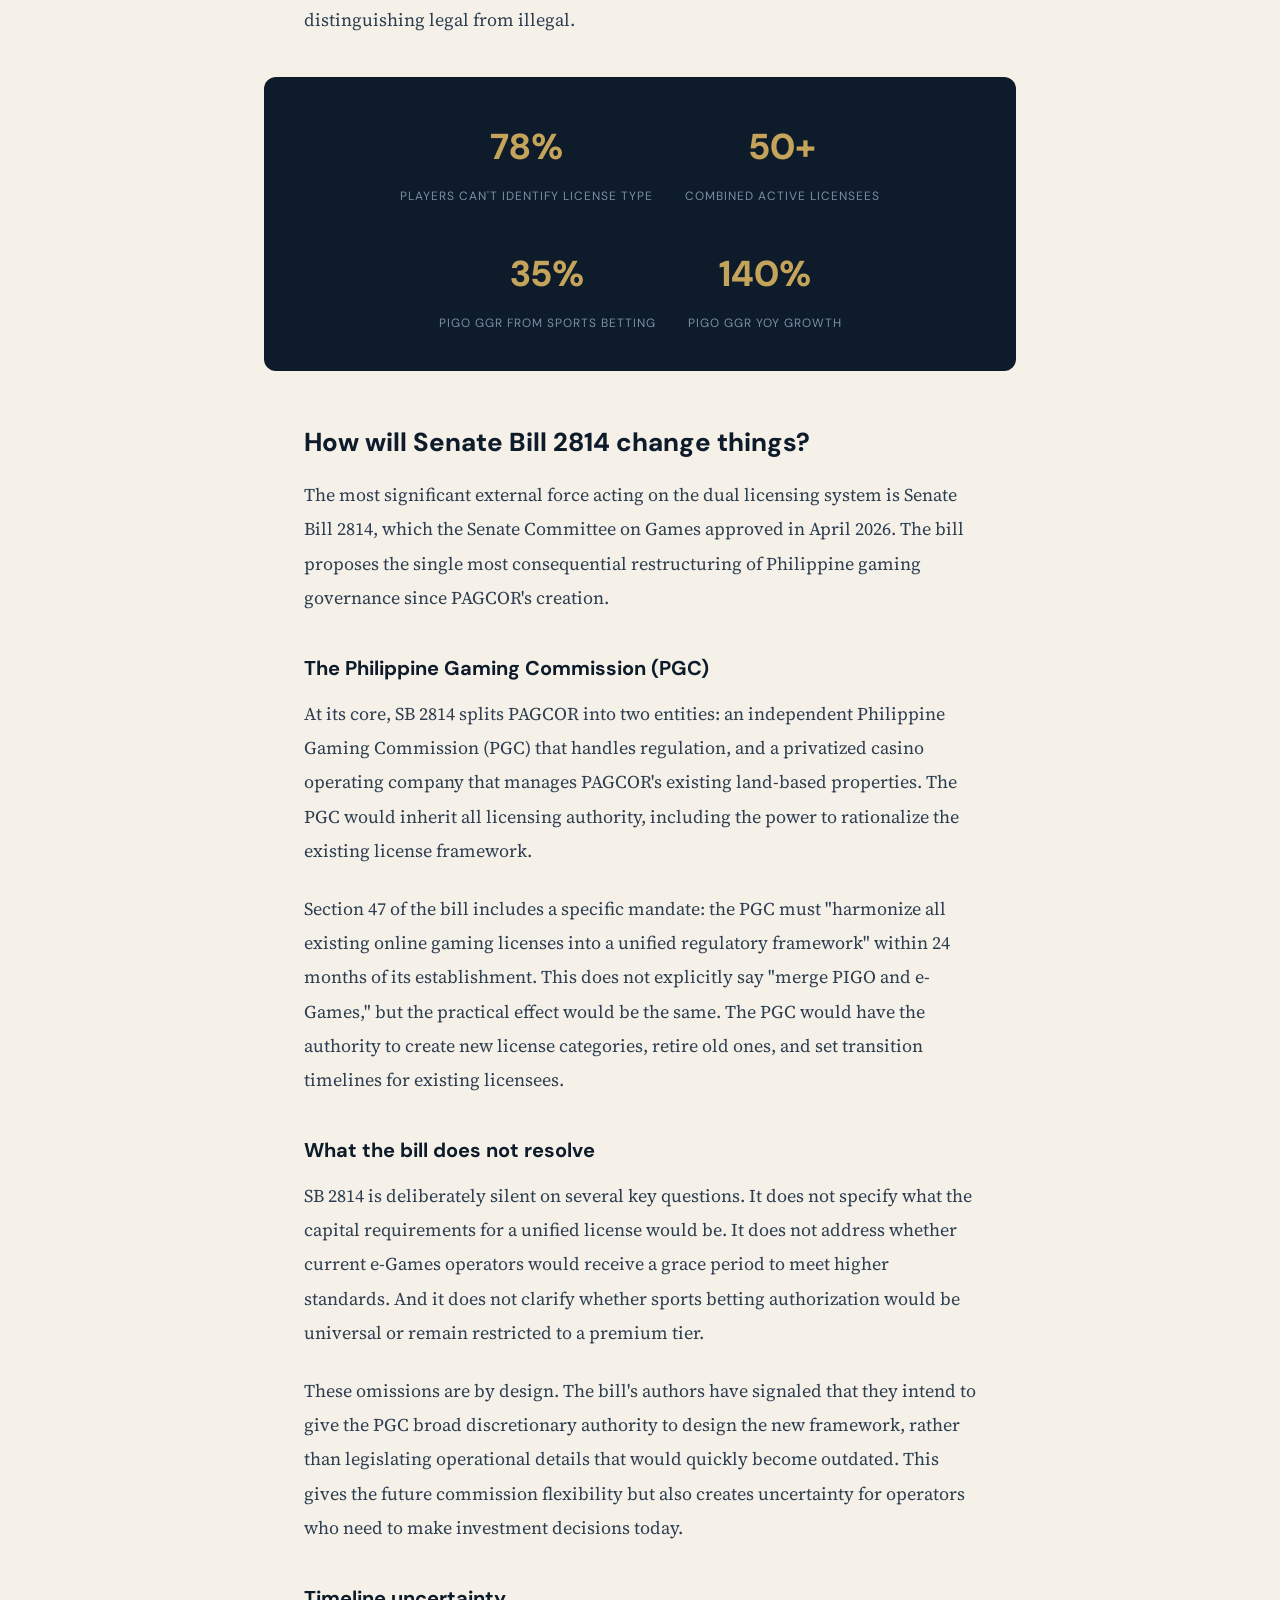
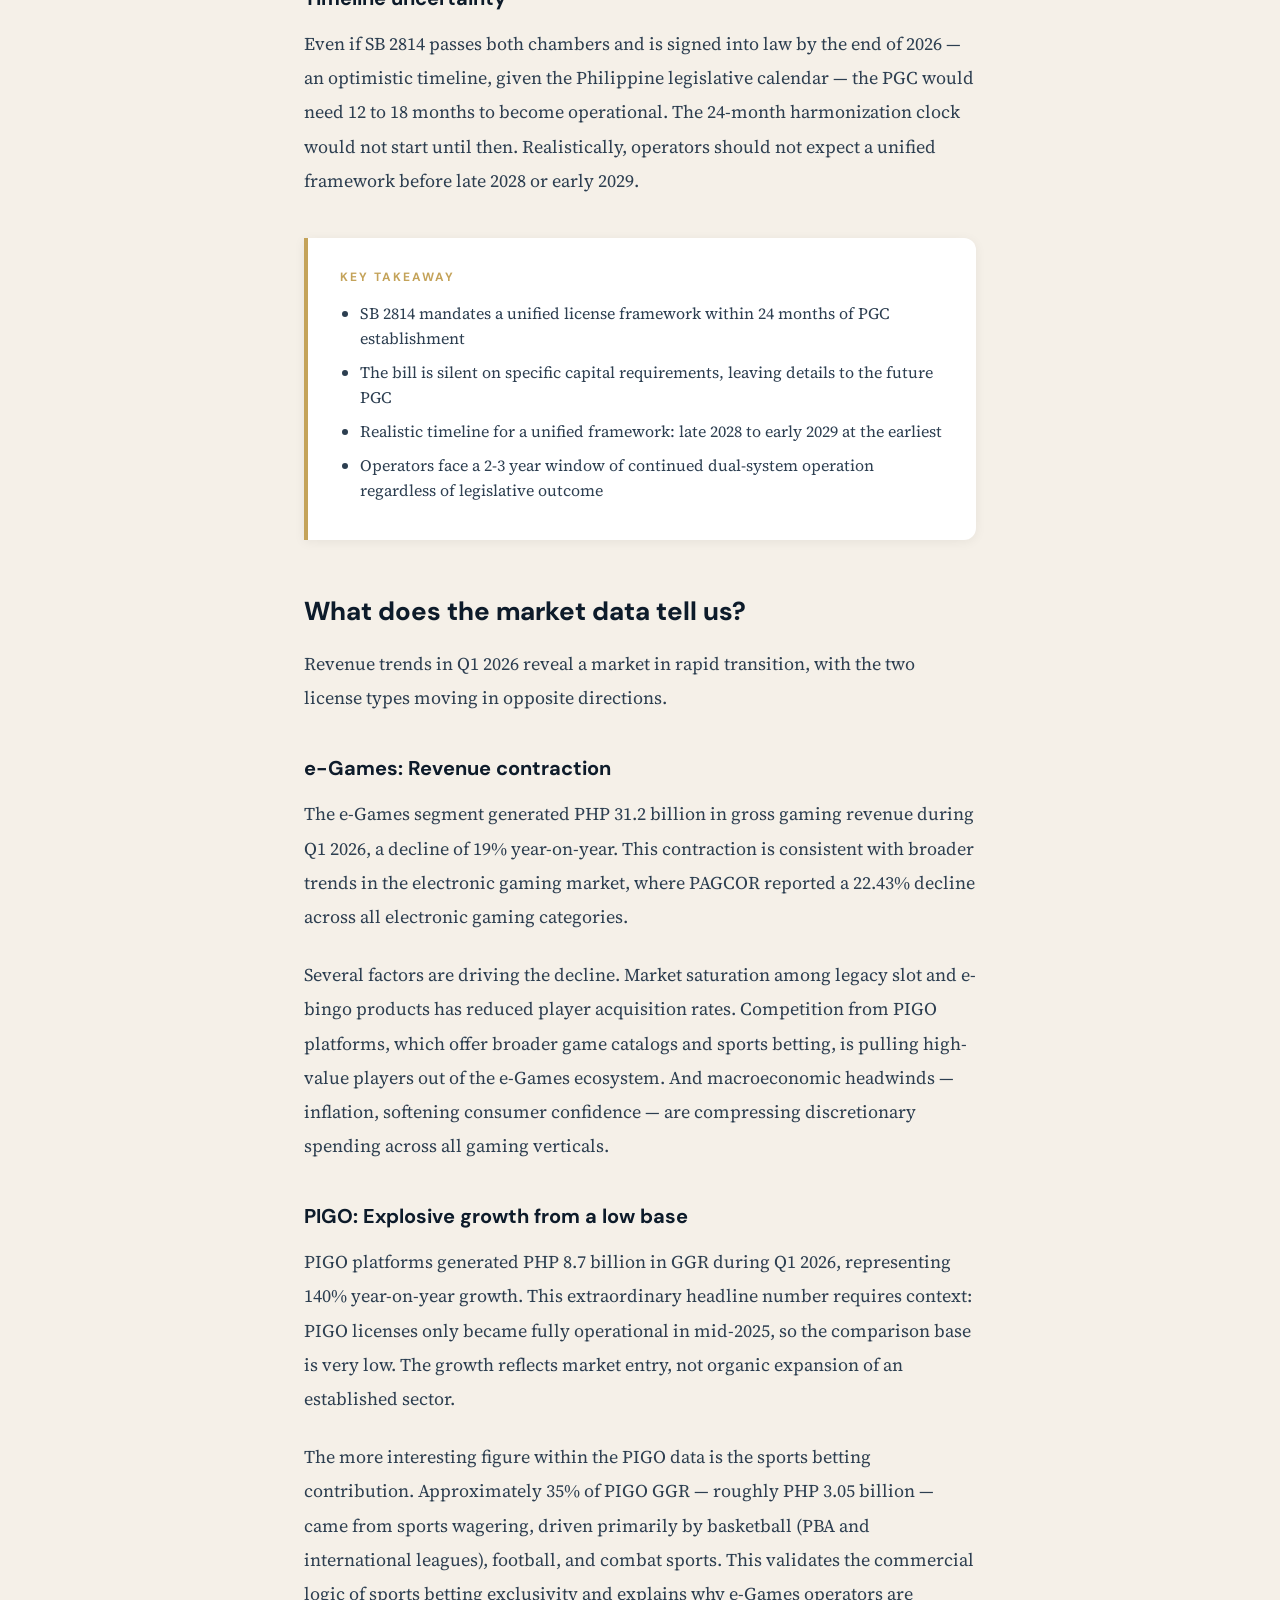
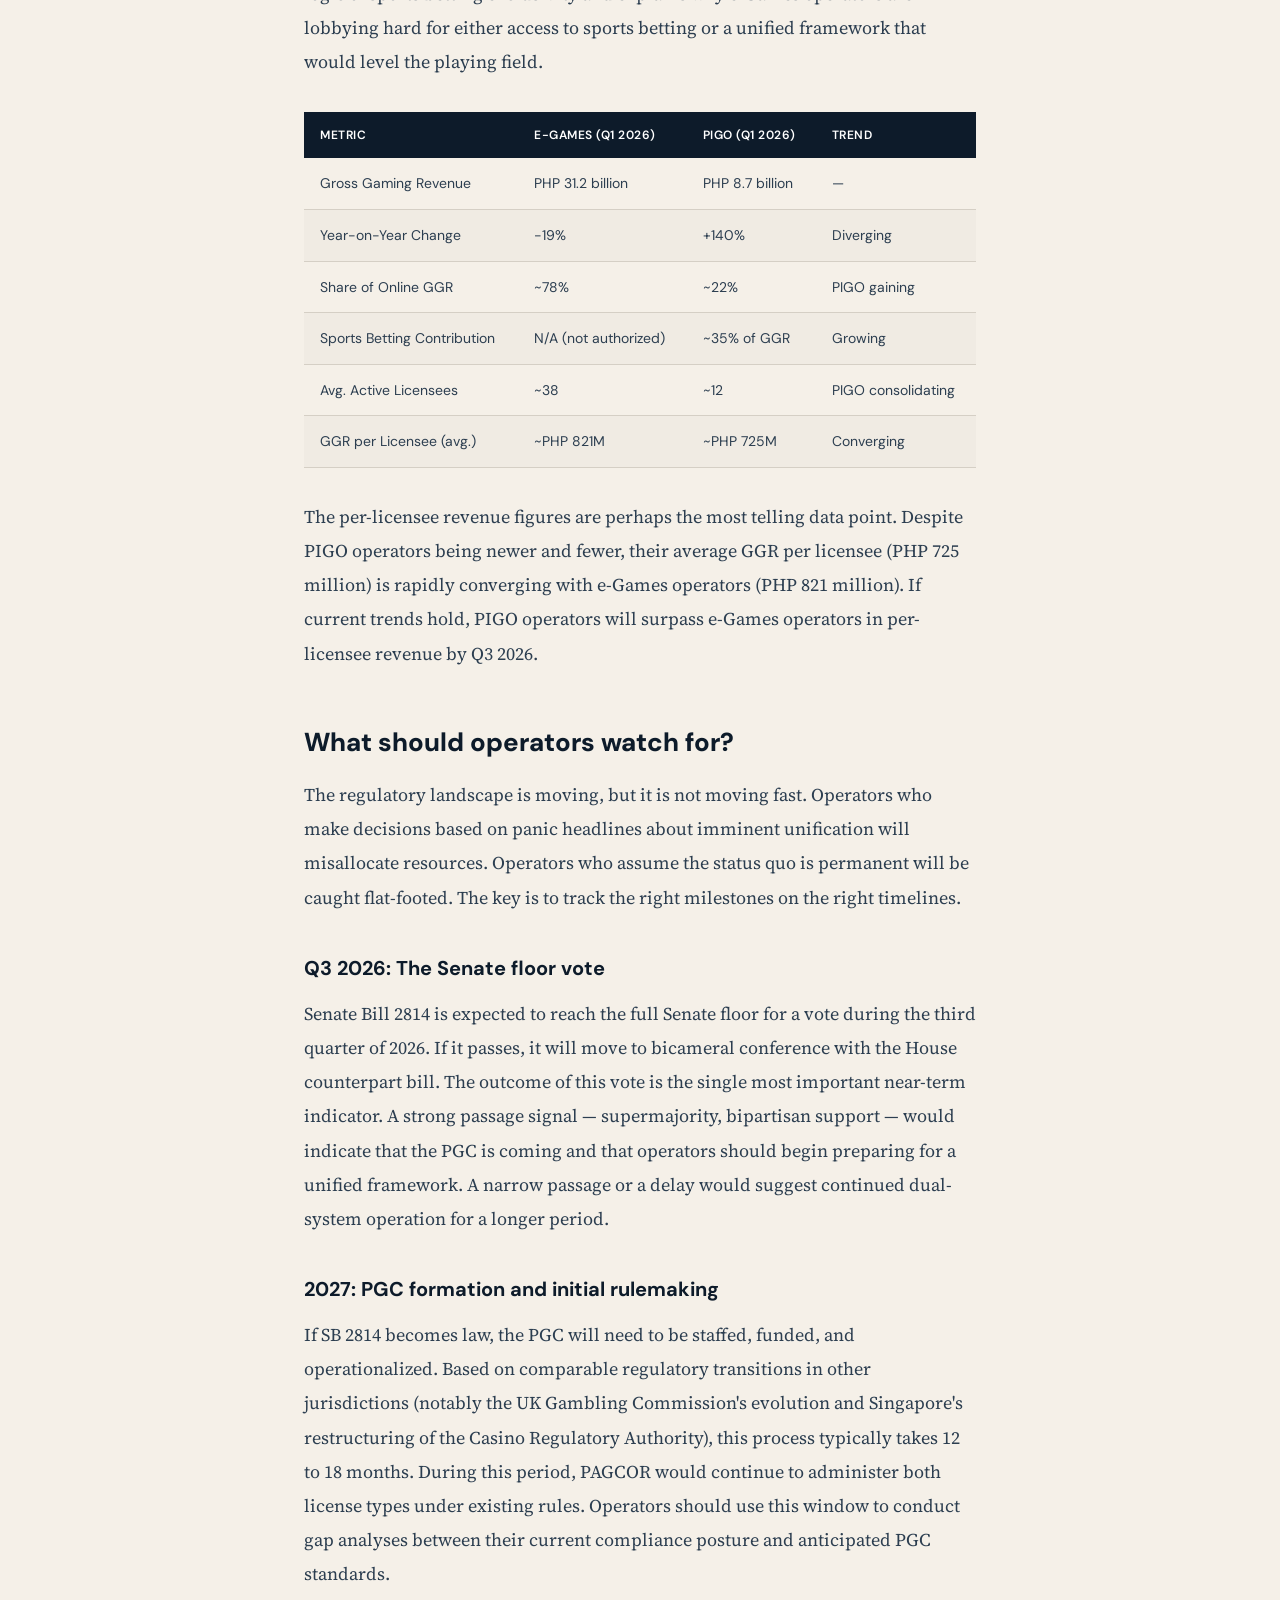
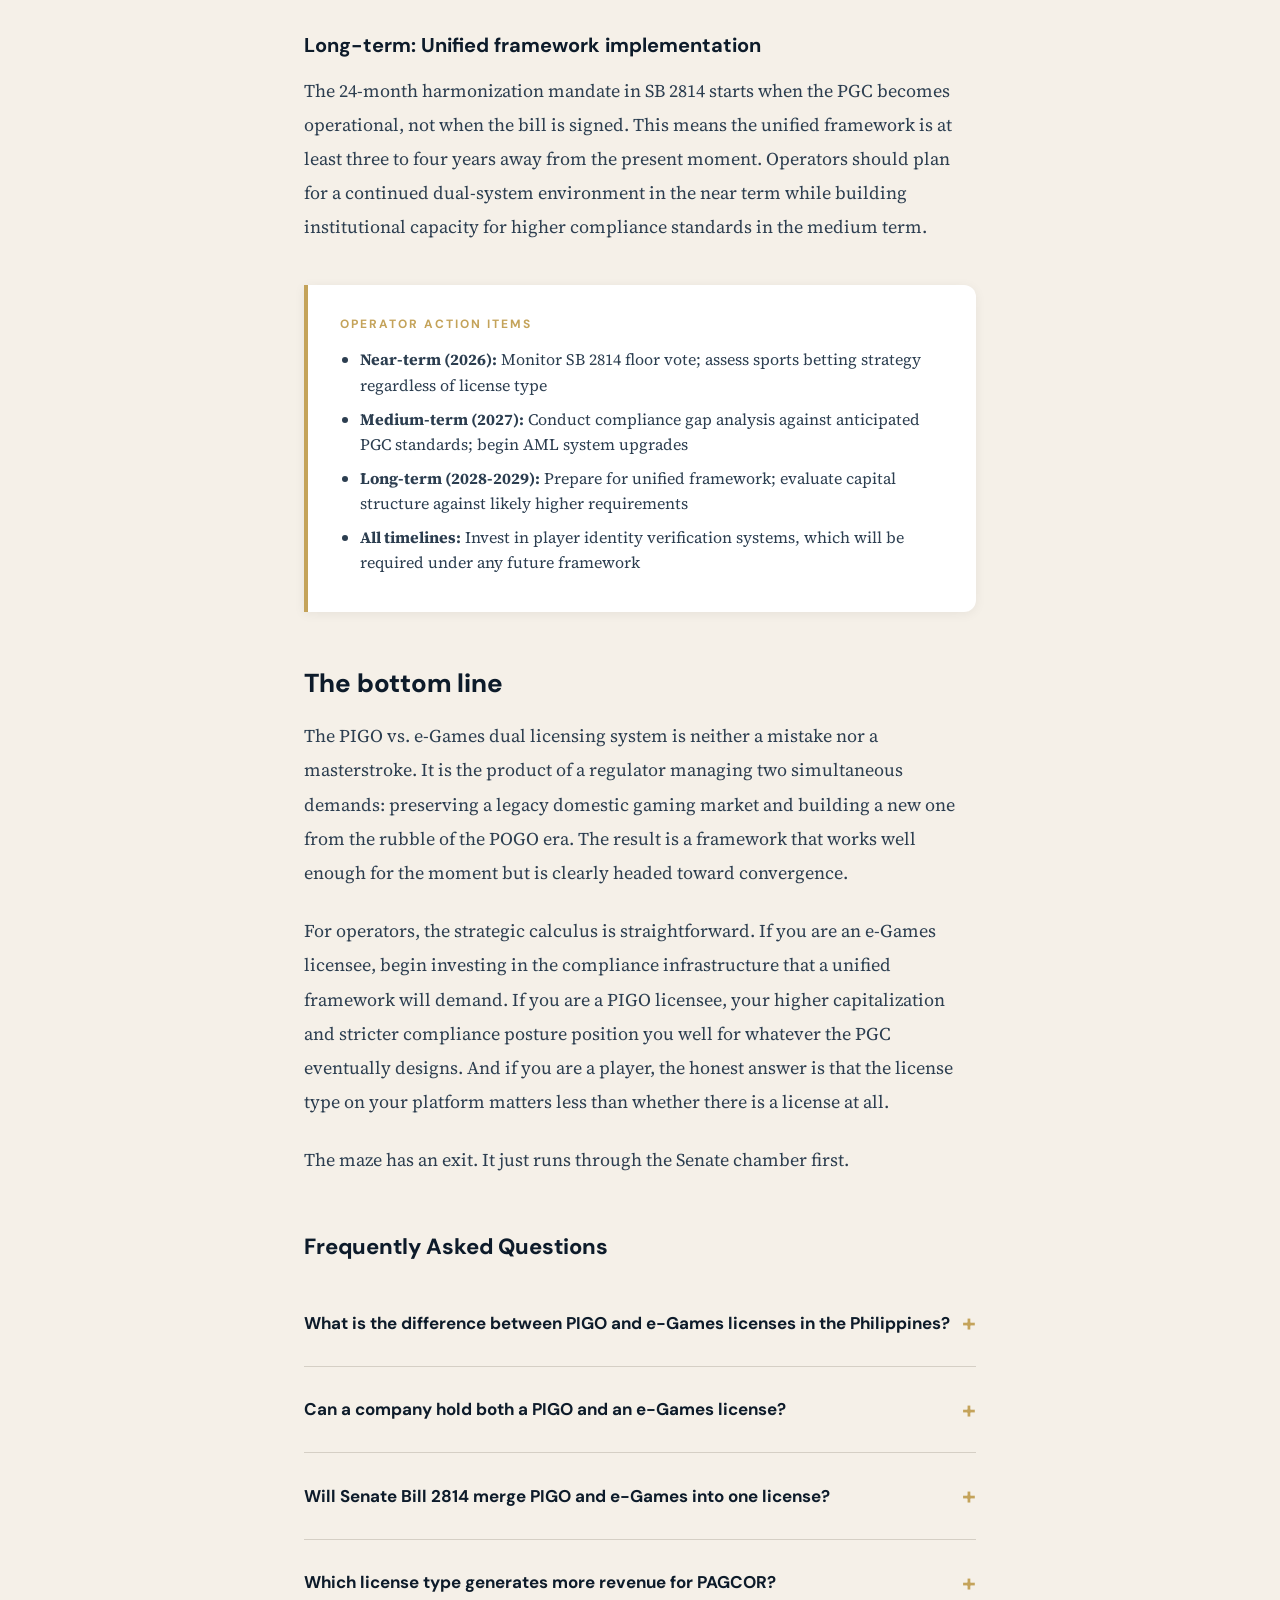
<file: articles/pigo-vs-egames-regulatory-maze.html>
<!DOCTYPE html>
<html lang="en">
<head>
<meta charset="UTF-8">
<meta name="viewport" content="width=device-width, initial-scale=1.0">
<title>PIGO vs e-Games: A Regulatory Maze, Mapped (2026) | PH Gaming Intel</title>
<meta name="description" content="The Philippines operates two parallel online gaming license systems under PAGCOR. A deep analysis of how PIGO and e-Games differ, where they overlap, and what Senate Bill 2814 means for operators and players.">
<meta name="robots" content="index, follow, max-snippet:-1, max-image-preview:large">
<meta name="author" content="Vivian Yu">

<!-- OpenGraph -->
<meta property="og:title" content="PIGO vs e-Games: A Regulatory Maze, Mapped (2026)">
<meta property="og:description" content="The Philippines has two parallel online gaming license systems under one regulator. How they differ, where they overlap, and why it matters for operators, players, and the future of Philippine iGaming.">
<meta property="og:image" content="../hero/pigo-vs-egames-regulatory-maze-mapped-2026.png">
<meta property="og:type" content="article">
<meta property="og:site_name" content="PH Gaming Intel">
<meta property="article:published_time" content="2026-05-25T08:00:00+08:00">
<meta property="article:author" content="Vivian Yu">
<meta property="article:section" content="Analysis">

<!-- Twitter Card -->
<meta name="twitter:card" content="summary_large_image">
<meta name="twitter:title" content="PIGO vs e-Games: A Regulatory Maze, Mapped (2026)">
<meta name="twitter:description" content="Two license systems, one regulator, zero clarity. A deep analysis of the Philippines' dual online gaming framework.">
<meta name="twitter:image" content="../hero/pigo-vs-egames-regulatory-maze-mapped-2026.png">

<link rel="stylesheet" href="../styles.css">

<!-- JSON-LD: NewsArticle -->
<script type="application/ld+json">
{
  "@context": "https://schema.org",
  "@type": "NewsArticle",
  "headline": "PIGO vs e-Games: A Regulatory Maze, Mapped (2026)",
  "description": "The Philippines operates two parallel online gaming license systems under PAGCOR. A deep analysis of how PIGO and e-Games licenses differ, where they overlap, and what Senate Bill 2814 means for the industry.",
  "image": "../hero/pigo-vs-egames-regulatory-maze-mapped-2026.png",
  "datePublished": "2026-05-25T08:00:00+08:00",
  "dateModified": "2026-05-25T08:00:00+08:00",
  "author": {
    "@type": "Person",
    "name": "Vivian Yu",
    "jobTitle": "Editor-in-Chief",
    "url": "https://phgamingintel.com/author/vivian-yu"
  },
  "publisher": {
    "@type": "Organization",
    "name": "PH Gaming Intel",
    "logo": {
      "@type": "ImageObject",
      "url": "https://phgamingintel.com/logo.png"
    }
  },
  "mainEntityOfPage": {
    "@type": "WebPage",
    "@id": "https://phgamingintel.com/articles/pigo-vs-egames-regulatory-maze"
  }
}
</script>

<!-- JSON-LD: FAQPage -->
<script type="application/ld+json">
{
  "@context": "https://schema.org",
  "@type": "FAQPage",
  "mainEntity": [
    {
      "@type": "Question",
      "name": "What is the difference between PIGO and e-Games licenses in the Philippines?",
      "acceptedAnswer": {
        "@type": "Answer",
        "text": "PIGO (Philippine Inland Gaming Operator) licenses require PHP100M minimum capital and PHP20M annual fees, cover sports betting and full-suite online gaming, and are held by approximately 12 operators. e-Games licenses require PHP25M minimum capital and PHP5M annual fees, focus on electronic gaming and virtual casino products, and are held by approximately 38 operators. Both are administered by PAGCOR."
      }
    },
    {
      "@type": "Question",
      "name": "Can a company hold both a PIGO and an e-Games license?",
      "acceptedAnswer": {
        "@type": "Answer",
        "text": "Yes, there is no regulatory prohibition against holding both license types. However, in practice, most operators choose one pathway. PAGCOR has indicated that dual-license holders must maintain separate compliance teams and financial reporting for each license."
      }
    },
    {
      "@type": "Question",
      "name": "Will Senate Bill 2814 merge PIGO and e-Games into one license?",
      "acceptedAnswer": {
        "@type": "Answer",
        "text": "SB 2814 includes a provision to rationalize all online gaming licenses into a unified framework under the proposed Philippine Gaming Commission (PGC) within 24 months of enactment. While it does not explicitly merge the two, it mandates a single regulatory framework that would effectively replace both."
      }
    },
    {
      "@type": "Question",
      "name": "Which license type generates more revenue for PAGCOR?",
      "acceptedAnswer": {
        "@type": "Answer",
        "text": "As of Q1 2026, e-Games platforms collectively generated PHP31.2 billion in GGR (though this was down 19% year-on-year), while PIGO platforms generated PHP8.7 billion (up 140% YoY). e-Games still leads in absolute revenue, but PIGO is growing rapidly, particularly in sports betting."
      }
    },
    {
      "@type": "Question",
      "name": "Is sports betting only available under PIGO licenses?",
      "acceptedAnswer": {
        "@type": "Answer",
        "text": "Currently, yes. Sports betting is explicitly authorized under PIGO licenses but not under e-Games licenses. This distinction is one of the most commercially significant differences between the two frameworks and is a major driver of PIGO's revenue growth."
      }
    },
    {
      "@type": "Question",
      "name": "How does the dual licensing system affect players?",
      "acceptedAnswer": {
        "@type": "Answer",
        "text": "Most players cannot distinguish between PIGO and e-Games platforms. A 2025 survey found that 78% of active online gaming participants in the Philippines did not know which license type their preferred platform operated under. Both license types require PAGCOR compliance, so player protections are broadly similar."
      }
    }
  ]
}
</script>

<!-- JSON-LD: BreadcrumbList -->
<script type="application/ld+json">
{
  "@context": "https://schema.org",
  "@type": "BreadcrumbList",
  "itemListElement": [
    {
      "@type": "ListItem",
      "position": 1,
      "name": "Home",
      "item": "https://phgamingintel.com/"
    },
    {
      "@type": "ListItem",
      "position": 2,
      "name": "Analysis",
      "item": "https://phgamingintel.com/analysis"
    },
    {
      "@type": "ListItem",
      "position": 3,
      "name": "PIGO vs e-Games: A Regulatory Maze, Mapped",
      "item": "https://phgamingintel.com/articles/pigo-vs-egames-regulatory-maze"
    }
  ]
}
</script>
</head>
<body>

<!-- HEADER -->
<header class="site-header">
  <div class="header-inner">
    <a href="../index.html" class="logo">PH Gaming <span>Intel</span></a>
    <nav>
      <ul class="nav-pills">
        <li><a href="../index.html">Home</a></li>
        <li><a href="#" class="active">Analysis</a></li>
        <li><a href="#">Regulation</a></li>
        <li><a href="#">Data Tools</a></li>
        <li><a href="#">About</a></li>
      </ul>
    </nav>
  </div>
</header>

<!-- HERO -->
<div class="article-hero">
  <img src="../hero/pigo-vs-egames-regulatory-maze-mapped-2026.png" alt="Visual diagram mapping the PIGO and e-Games dual licensing framework under PAGCOR in 2026">
  <div class="overlay"></div>
</div>

<!-- ARTICLE HEADER -->
<div class="article-header">
  <span class="tag tag-analysis">Analysis</span>
  <h1>PIGO vs e-Games: A Regulatory Maze, Mapped</h1>
  <p class="dek">The Philippines has two parallel online gaming license systems, both administered by the same regulator. How they differ, where they overlap, and why the confusion costs operators millions and leaves players unprotected.</p>
  <div class="article-byline">
    <div class="author-name">Vivian Yu, Editor-in-Chief</div>
    <span>|</span>
    <time datetime="2026-05-25">May 25, 2026</time>
    <span>|</span>
    <span>16 min read</span>
  </div>
</div>

<!-- ARTICLE CONTENT -->
<article class="article-content">

  <p>The Philippines has something no other major Asian gaming jurisdiction can claim: two distinct regulatory pathways for legal online gaming, both administered by the same government body. One emerged from the era of internet cafes and electronic gaming lounges. The other was born from the ashes of the POGO ban. Together, they form a regulatory framework that confuses operators, frustrates compliance officers, and leaves most Filipino players unable to tell which system governs the platform they use every day.</p>

  <p>This analysis maps the full landscape of the PIGO and e-Games licensing systems as of mid-2026 &mdash; the structural differences, the commercial overlaps, the political forces pulling them toward unification, and the timeline operators need to watch.</p>

  <!-- STAT BOX -->
  <div class="stat-box">
    <div class="stat-item">
      <div class="stat-num">~38</div>
      <div class="stat-label">e-Games Licensees</div>
    </div>
    <div class="stat-item">
      <div class="stat-num">~12</div>
      <div class="stat-label">PIGO Licensees</div>
    </div>
    <div class="stat-item">
      <div class="stat-num">PHP 31.2B</div>
      <div class="stat-label">e-Games GGR Q1 2026</div>
    </div>
    <div class="stat-item">
      <div class="stat-num">PHP 8.7B</div>
      <div class="stat-label">PIGO GGR Q1 2026</div>
    </div>
  </div>

  <h2>What are PIGO and e-Games licenses?</h2>

  <p>To understand the present, you need to trace two separate histories that converge at one regulator's desk.</p>

  <h3>e-Games: The original digital framework</h3>

  <p>The e-Games license traces its lineage to the early 2000s, when PAGCOR began authorizing electronic gaming lounges &mdash; essentially internet cafes that offered a curated selection of slots, video poker, and virtual table games. These were not full casinos. They were neighborhood-level access points, often tucked into malls or commercial strips, designed to capture leisure spending from Filipinos who would never set foot inside an integrated resort.</p>

  <p>Over two decades, the e-Games framework evolved significantly. Operators transitioned from physical terminals to web-based platforms, then to mobile-first applications. The regulatory basis, however, retained much of its original DNA. The capital requirements stayed relatively modest. The game catalog remained focused on electronic and virtual products. And the fee structure reflected an era when online gaming was a niche complement to PAGCOR's land-based operations, not a revenue pillar in its own right.</p>

  <p>By 2025, approximately 38 operators held active e-Games licenses. Many of these are well-established Filipino-owned companies with deep roots in the domestic market. DigiPlus Interactive (formerly Leisure & Resorts World Corp.), PhilWeb Corporation, and the operators behind popular platforms like Arena Plus and MegaBall all trace their regulatory authorization to this framework.</p>

  <h3>PIGO: Born from the POGO ban</h3>

  <p>The Philippine Inland Gaming Operator (PIGO) license is a product of crisis. When President Marcos Jr. ordered the complete shutdown of Philippine Offshore Gaming Operators (POGOs) in 2024 &mdash; citing national security concerns, human trafficking scandals, and tax evasion &mdash; it left PAGCOR with a significant revenue gap and a question about what to do with the legitimate online gaming infrastructure that remained.</p>

  <p>PIGO was the answer. Announced in late 2024 and formalized through PAGCOR regulatory circulars in early 2025, the PIGO framework was explicitly designed for domestic-facing online gaming at scale. It carried substantially higher capital requirements, broader game authorization (including sports betting), and stricter compliance mandates around anti-money laundering and player identity verification.</p>

  <p>The intent was clear: PIGO would be the "premium" license for serious, well-capitalized operators who wanted to offer the full suite of online gaming products to Filipino players. As of mid-2026, approximately 12 operators hold PIGO licenses, including several that previously operated under POGO frameworks and successfully pivoted to the domestic market.</p>

  <div class="pull-quote">
    <p>"We created two systems because we needed to. One to preserve an existing market, one to build a new one. The question now is whether we still need both."</p>
    <cite>Senior PAGCOR regulatory official, speaking on condition of anonymity, March 2026</cite>
  </div>

  <h2>How do PIGO and e-Games licenses differ?</h2>

  <p>The differences are substantial in regulatory terms, even if they are invisible to most players. The following comparison covers the key dimensions as of May 2026.</p>

  <table>
    <thead>
      <tr>
        <th>Dimension</th>
        <th>e-Games License</th>
        <th>PIGO License</th>
      </tr>
    </thead>
    <tbody>
      <tr>
        <td>Minimum Capitalization</td>
        <td>PHP 25 million</td>
        <td>PHP 100 million</td>
      </tr>
      <tr>
        <td>Annual License Fee</td>
        <td>PHP 5 million</td>
        <td>PHP 20 million</td>
      </tr>
      <tr>
        <td>Active Licensees (est.)</td>
        <td>~38</td>
        <td>~12</td>
      </tr>
      <tr>
        <td>Primary Game Types</td>
        <td>Slots, virtual tables, e-bingo, video poker</td>
        <td>Full suite: casino, live dealer, sports betting, slots</td>
      </tr>
      <tr>
        <td>Sports Betting Authorization</td>
        <td>Not included</td>
        <td>Explicitly authorized</td>
      </tr>
      <tr>
        <td>AML Requirements</td>
        <td>Standard PAGCOR compliance</td>
        <td>Enhanced due diligence, BSP-aligned reporting</td>
      </tr>
      <tr>
        <td>Player Identity Verification</td>
        <td>Basic KYC (name, age, location)</td>
        <td>Full KYC with biometric option, real-time ID validation</td>
      </tr>
      <tr>
        <td>GGR Tax Rate</td>
        <td>5% of GGR</td>
        <td>5% of GGR + 2% regulatory development fee</td>
      </tr>
      <tr>
        <td>Ownership Restrictions</td>
        <td>60% Filipino ownership required</td>
        <td>60% Filipino ownership required</td>
      </tr>
      <tr>
        <td>Regulatory Origin</td>
        <td>Early 2000s (electronic gaming era)</td>
        <td>2024-2025 (post-POGO restructuring)</td>
      </tr>
    </tbody>
  </table>

  <p>The capital requirement gap is the most visible marker. A PIGO license demands four times the capitalization of an e-Games license, which serves as both a barrier to entry and a signal of regulatory seriousness. The annual fee differential (PHP 20 million vs. PHP 5 million) reinforces this stratification.</p>

  <p>But the most commercially significant difference is sports betting. PIGO operators can offer real-money wagering on live sporting events &mdash; PBA basketball, international football, combat sports, esports &mdash; while e-Games operators cannot. In a market where sports betting accounted for an estimated 35% of PIGO gross gaming revenue in Q1 2026, this exclusivity represents a substantial competitive advantage.</p>

  <h3>The AML divergence</h3>

  <p>Anti-money laundering requirements represent a more subtle but consequential difference. While both license types require PAGCOR compliance, PIGO operators are held to enhanced standards that more closely align with the Bangko Sentral ng Pilipinas (BSP) framework for financial institutions. This includes suspicious transaction reporting within 24 hours, covered transaction reports for wagers exceeding PHP 500,000 in a single day, and quarterly compliance audits conducted by PAGCOR-accredited third parties.</p>

  <p>E-Games operators face standard PAGCOR reporting requirements, which are less granular and audited less frequently. Critics argue this creates a de facto compliance arbitrage: operators seeking lower regulatory friction can choose the e-Games pathway, even if their scale of operations would more naturally fit the PIGO framework.</p>

  <div class="key-takeaway">
    <h4>Key Takeaway</h4>
    <ul>
      <li>PIGO licenses cost 4x more in capital and annual fees but unlock sports betting and full-suite gaming</li>
      <li>Sports betting exclusivity under PIGO is the single biggest commercial differentiator, driving 35% of PIGO GGR</li>
      <li>AML compliance requirements diverge significantly, creating potential regulatory arbitrage</li>
      <li>Both license types require 60% Filipino ownership, preventing full foreign control</li>
    </ul>
  </div>

  <h2>Where does the regulatory overlap create problems?</h2>

  <p>The two-track system would be defensible if the tracks ran parallel without crossing. They don't.</p>

  <h3>Game content duplication</h3>

  <p>The most immediate overlap is in game content. Both e-Games and PIGO platforms offer slots, virtual table games, and live dealer products from many of the same third-party game suppliers. A player logging into an e-Games platform and a PIGO platform on the same afternoon might encounter identical slot titles from providers like Evolution Gaming, Pragmatic Play, or Jili Games. The experience is indistinguishable. The regulatory framework governing that experience is not.</p>

  <p>This duplication creates a competitive asymmetry that frustrates operators on both sides. E-Games operators argue that PIGO licensees are encroaching on their established market with overlapping game content, backed by deeper pockets. PIGO operators counter that e-Games platforms benefit from lower compliance costs while competing for the same player pool, effectively being subsidized by regulatory leniency.</p>

  <h3>Sports betting: The exclusivity problem</h3>

  <p>Sports betting authorization sits exclusively with PIGO, but enforcement is inconsistent. Industry monitoring by the Coalition of Online Authorized Platforms (COAP) has identified at least seven e-Games platforms that offer "virtual sports" or "number games" products that closely resemble live sports betting in presentation and payout structure. PAGCOR has issued warnings but, as of May 2026, has not revoked any e-Games license specifically for sports betting violations.</p>

  <p>This enforcement gap undermines the value proposition of the PIGO license. Operators who invested PHP 100 million in capitalization partly for sports betting exclusivity find that the exclusivity is not consistently protected.</p>

  <h3>The player confusion problem</h3>

  <p>Perhaps the most damning indictment of the dual system is that the people it is supposed to protect &mdash; players &mdash; cannot navigate it. A survey conducted by the Philippine Internet Gaming Association (PIGA) in late 2025 found that 78% of active online gaming participants in the Philippines could not correctly identify whether their primary gaming platform operated under a PIGO or e-Games license. Among those who attempted to answer, over half guessed incorrectly.</p>

  <p>This is not a failure of player education. It is a structural design flaw. When the distinction between two regulatory regimes is invisible to the end user, the distinction serves the regulator, not the regulated.</p>

  <div class="pull-quote">
    <p>"Players don't care about license types. They care about whether they'll get paid when they win, and whether anyone will help them when something goes wrong. The two-track system answers neither question."</p>
    <cite>COAP Policy Position Paper, February 2026</cite>
  </div>

  <h2>What do operators, regulators, and players think?</h2>

  <p>The dual licensing system is not merely a technical regulatory matter. It is a contested political terrain with stakeholders pulling in different directions.</p>

  <h3>Perspective 1: Operators want unification</h3>

  <p>The Coalition of Online Authorized Platforms (COAP), which represents both e-Games and PIGO operators, has been the most vocal advocate for a unified licensing framework. In its February 2026 policy paper, COAP argued that the dual system "creates unnecessary compliance costs, encourages regulatory arbitrage, and fails to provide a coherent player protection framework."</p>

  <p>COAP's proposed model is a single, tiered license with escalating requirements based on revenue scale and product breadth. Small operators offering limited game catalogs would face lower capital and compliance thresholds. Large-scale operators with sports betting and live dealer products would face requirements similar to the current PIGO framework. The key difference: everyone would operate under the same regulatory roof.</p>

  <p>The appeal of this model extends beyond compliance simplification. International investors and technology suppliers frequently cite the dual system as a source of confusion when evaluating the Philippine market. Several game suppliers have told PH Gaming Intel, on condition of anonymity, that they maintain separate commercial teams for e-Games and PIGO clients, creating redundant costs that are ultimately passed on to operators.</p>

  <h3>Perspective 2: PAGCOR defends the dual system as transitional</h3>

  <p>PAGCOR's public position, articulated most recently by Chairman Alejandro Tengco in his March 2026 Senate testimony, is that the dual system is intentionally transitional. In Tengco's framing, the e-Games framework preserves continuity for established domestic operators while the PIGO framework builds out the infrastructure needed for a more mature, internationally competitive market.</p>

  <p>"We are not going to pull the rug out from under operators who have been complying with our regulations for 20 years," Tengco told the Senate Committee on Games. "Nor are we going to water down the standards we have established for new entrants. The path forward is convergence, not demolition."</p>

  <p>PAGCOR officials privately acknowledge that the dual system is suboptimal but argue that premature unification would create a compliance cliff for smaller e-Games operators who cannot immediately meet PIGO-level requirements. The regulator's preferred timeline is a gradual harmonization over three to five years, with PIGO standards becoming the baseline as existing e-Games licenses come up for renewal.</p>

  <h3>Perspective 3: Players can't tell the difference</h3>

  <p>The 78% figure from the PIGA survey bears repeating because of what it represents: a near-total failure of regulatory transparency. Players who do not understand the regulatory framework governing their gaming activity cannot make informed decisions about risk. They cannot evaluate whether a platform's complaint channel runs through PAGCOR or through nothing at all. They cannot assess whether the odds they are seeing have been tested by a PAGCOR-accredited RNG lab or by no one.</p>

  <p>Player advocacy groups have argued that the dual system's primary harm is not confusion itself but the space that confusion creates for unlicensed operators. When legitimate platforms carry two different types of regulatory branding &mdash; or, in many cases, no visible branding at all &mdash; players have no baseline for distinguishing legal from illegal.</p>

  <div class="stat-box">
    <div class="stat-item">
      <div class="stat-num">78%</div>
      <div class="stat-label">Players Can't Identify License Type</div>
    </div>
    <div class="stat-item">
      <div class="stat-num">50+</div>
      <div class="stat-label">Combined Active Licensees</div>
    </div>
    <div class="stat-item">
      <div class="stat-num">35%</div>
      <div class="stat-label">PIGO GGR from Sports Betting</div>
    </div>
    <div class="stat-item">
      <div class="stat-num">140%</div>
      <div class="stat-label">PIGO GGR YoY Growth</div>
    </div>
  </div>

  <h2>How will Senate Bill 2814 change things?</h2>

  <p>The most significant external force acting on the dual licensing system is Senate Bill 2814, which the Senate Committee on Games approved in April 2026. The bill proposes the single most consequential restructuring of Philippine gaming governance since PAGCOR's creation.</p>

  <h3>The Philippine Gaming Commission (PGC)</h3>

  <p>At its core, SB 2814 splits PAGCOR into two entities: an independent Philippine Gaming Commission (PGC) that handles regulation, and a privatized casino operating company that manages PAGCOR's existing land-based properties. The PGC would inherit all licensing authority, including the power to rationalize the existing license framework.</p>

  <p>Section 47 of the bill includes a specific mandate: the PGC must "harmonize all existing online gaming licenses into a unified regulatory framework" within 24 months of its establishment. This does not explicitly say "merge PIGO and e-Games," but the practical effect would be the same. The PGC would have the authority to create new license categories, retire old ones, and set transition timelines for existing licensees.</p>

  <h3>What the bill does not resolve</h3>

  <p>SB 2814 is deliberately silent on several key questions. It does not specify what the capital requirements for a unified license would be. It does not address whether current e-Games operators would receive a grace period to meet higher standards. And it does not clarify whether sports betting authorization would be universal or remain restricted to a premium tier.</p>

  <p>These omissions are by design. The bill's authors have signaled that they intend to give the PGC broad discretionary authority to design the new framework, rather than legislating operational details that would quickly become outdated. This gives the future commission flexibility but also creates uncertainty for operators who need to make investment decisions today.</p>

  <h3>Timeline uncertainty</h3>

  <p>Even if SB 2814 passes both chambers and is signed into law by the end of 2026 &mdash; an optimistic timeline, given the Philippine legislative calendar &mdash; the PGC would need 12 to 18 months to become operational. The 24-month harmonization clock would not start until then. Realistically, operators should not expect a unified framework before late 2028 or early 2029.</p>

  <div class="key-takeaway">
    <h4>Key Takeaway</h4>
    <ul>
      <li>SB 2814 mandates a unified license framework within 24 months of PGC establishment</li>
      <li>The bill is silent on specific capital requirements, leaving details to the future PGC</li>
      <li>Realistic timeline for a unified framework: late 2028 to early 2029 at the earliest</li>
      <li>Operators face a 2-3 year window of continued dual-system operation regardless of legislative outcome</li>
    </ul>
  </div>

  <h2>What does the market data tell us?</h2>

  <p>Revenue trends in Q1 2026 reveal a market in rapid transition, with the two license types moving in opposite directions.</p>

  <h3>e-Games: Revenue contraction</h3>

  <p>The e-Games segment generated PHP 31.2 billion in gross gaming revenue during Q1 2026, a decline of 19% year-on-year. This contraction is consistent with broader trends in the electronic gaming market, where PAGCOR reported a 22.43% decline across all electronic gaming categories.</p>

  <p>Several factors are driving the decline. Market saturation among legacy slot and e-bingo products has reduced player acquisition rates. Competition from PIGO platforms, which offer broader game catalogs and sports betting, is pulling high-value players out of the e-Games ecosystem. And macroeconomic headwinds &mdash; inflation, softening consumer confidence &mdash; are compressing discretionary spending across all gaming verticals.</p>

  <h3>PIGO: Explosive growth from a low base</h3>

  <p>PIGO platforms generated PHP 8.7 billion in GGR during Q1 2026, representing 140% year-on-year growth. This extraordinary headline number requires context: PIGO licenses only became fully operational in mid-2025, so the comparison base is very low. The growth reflects market entry, not organic expansion of an established sector.</p>

  <p>The more interesting figure within the PIGO data is the sports betting contribution. Approximately 35% of PIGO GGR &mdash; roughly PHP 3.05 billion &mdash; came from sports wagering, driven primarily by basketball (PBA and international leagues), football, and combat sports. This validates the commercial logic of sports betting exclusivity and explains why e-Games operators are lobbying hard for either access to sports betting or a unified framework that would level the playing field.</p>

  <table>
    <thead>
      <tr>
        <th>Metric</th>
        <th>e-Games (Q1 2026)</th>
        <th>PIGO (Q1 2026)</th>
        <th>Trend</th>
      </tr>
    </thead>
    <tbody>
      <tr>
        <td>Gross Gaming Revenue</td>
        <td>PHP 31.2 billion</td>
        <td>PHP 8.7 billion</td>
        <td>&mdash;</td>
      </tr>
      <tr>
        <td>Year-on-Year Change</td>
        <td>-19%</td>
        <td>+140%</td>
        <td>Diverging</td>
      </tr>
      <tr>
        <td>Share of Online GGR</td>
        <td>~78%</td>
        <td>~22%</td>
        <td>PIGO gaining</td>
      </tr>
      <tr>
        <td>Sports Betting Contribution</td>
        <td>N/A (not authorized)</td>
        <td>~35% of GGR</td>
        <td>Growing</td>
      </tr>
      <tr>
        <td>Avg. Active Licensees</td>
        <td>~38</td>
        <td>~12</td>
        <td>PIGO consolidating</td>
      </tr>
      <tr>
        <td>GGR per Licensee (avg.)</td>
        <td>~PHP 821M</td>
        <td>~PHP 725M</td>
        <td>Converging</td>
      </tr>
    </tbody>
  </table>

  <p>The per-licensee revenue figures are perhaps the most telling data point. Despite PIGO operators being newer and fewer, their average GGR per licensee (PHP 725 million) is rapidly converging with e-Games operators (PHP 821 million). If current trends hold, PIGO operators will surpass e-Games operators in per-licensee revenue by Q3 2026.</p>

  <h2>What should operators watch for?</h2>

  <p>The regulatory landscape is moving, but it is not moving fast. Operators who make decisions based on panic headlines about imminent unification will misallocate resources. Operators who assume the status quo is permanent will be caught flat-footed. The key is to track the right milestones on the right timelines.</p>

  <h3>Q3 2026: The Senate floor vote</h3>

  <p>Senate Bill 2814 is expected to reach the full Senate floor for a vote during the third quarter of 2026. If it passes, it will move to bicameral conference with the House counterpart bill. The outcome of this vote is the single most important near-term indicator. A strong passage signal &mdash; supermajority, bipartisan support &mdash; would indicate that the PGC is coming and that operators should begin preparing for a unified framework. A narrow passage or a delay would suggest continued dual-system operation for a longer period.</p>

  <h3>2027: PGC formation and initial rulemaking</h3>

  <p>If SB 2814 becomes law, the PGC will need to be staffed, funded, and operationalized. Based on comparable regulatory transitions in other jurisdictions (notably the UK Gambling Commission's evolution and Singapore's restructuring of the Casino Regulatory Authority), this process typically takes 12 to 18 months. During this period, PAGCOR would continue to administer both license types under existing rules. Operators should use this window to conduct gap analyses between their current compliance posture and anticipated PGC standards.</p>

  <h3>Long-term: Unified framework implementation</h3>

  <p>The 24-month harmonization mandate in SB 2814 starts when the PGC becomes operational, not when the bill is signed. This means the unified framework is at least three to four years away from the present moment. Operators should plan for a continued dual-system environment in the near term while building institutional capacity for higher compliance standards in the medium term.</p>

  <div class="key-takeaway">
    <h4>Operator Action Items</h4>
    <ul>
      <li><strong>Near-term (2026):</strong> Monitor SB 2814 floor vote; assess sports betting strategy regardless of license type</li>
      <li><strong>Medium-term (2027):</strong> Conduct compliance gap analysis against anticipated PGC standards; begin AML system upgrades</li>
      <li><strong>Long-term (2028-2029):</strong> Prepare for unified framework; evaluate capital structure against likely higher requirements</li>
      <li><strong>All timelines:</strong> Invest in player identity verification systems, which will be required under any future framework</li>
    </ul>
  </div>

  <h2>The bottom line</h2>

  <p>The PIGO vs. e-Games dual licensing system is neither a mistake nor a masterstroke. It is the product of a regulator managing two simultaneous demands: preserving a legacy domestic gaming market and building a new one from the rubble of the POGO era. The result is a framework that works well enough for the moment but is clearly headed toward convergence.</p>

  <p>For operators, the strategic calculus is straightforward. If you are an e-Games licensee, begin investing in the compliance infrastructure that a unified framework will demand. If you are a PIGO licensee, your higher capitalization and stricter compliance posture position you well for whatever the PGC eventually designs. And if you are a player, the honest answer is that the license type on your platform matters less than whether there is a license at all.</p>

  <p>The maze has an exit. It just runs through the Senate chamber first.</p>

  <!-- FAQ SECTION -->
  <div class="faq-section">
    <h2>Frequently Asked Questions</h2>

    <div class="faq-item">
      <div class="faq-q">What is the difference between PIGO and e-Games licenses in the Philippines?</div>
      <div class="faq-a">PIGO (Philippine Inland Gaming Operator) licenses require PHP 100 million minimum capital and PHP 20 million annual fees, cover sports betting and full-suite online gaming, and are held by approximately 12 operators. e-Games licenses require PHP 25 million minimum capital and PHP 5 million annual fees, focus on electronic gaming and virtual casino products, and are held by approximately 38 operators. Both are administered by PAGCOR but were created in different eras and serve different regulatory philosophies.</div>
    </div>

    <div class="faq-item">
      <div class="faq-q">Can a company hold both a PIGO and an e-Games license?</div>
      <div class="faq-a">Yes, there is no regulatory prohibition against holding both license types. However, in practice, most operators choose one pathway based on their scale, product strategy, and capital capacity. PAGCOR has indicated that dual-license holders must maintain separate compliance teams and financial reporting for each license, which increases operational costs.</div>
    </div>

    <div class="faq-item">
      <div class="faq-q">Will Senate Bill 2814 merge PIGO and e-Games into one license?</div>
      <div class="faq-a">SB 2814 includes a provision requiring the proposed Philippine Gaming Commission (PGC) to "harmonize all existing online gaming licenses into a unified regulatory framework" within 24 months of its establishment. While the bill does not explicitly mandate a merger, the practical effect would be a single licensing system with tiered requirements. Realistically, a unified framework is not expected before late 2028 or early 2029.</div>
    </div>

    <div class="faq-item">
      <div class="faq-q">Which license type generates more revenue for PAGCOR?</div>
      <div class="faq-a">As of Q1 2026, e-Games platforms collectively generated PHP 31.2 billion in gross gaming revenue (down 19% year-on-year), while PIGO platforms generated PHP 8.7 billion (up 140% year-on-year). e-Games still leads in absolute revenue, but PIGO is growing rapidly due to sports betting and newer product offerings. Per-licensee revenue is converging between the two systems.</div>
    </div>

    <div class="faq-item">
      <div class="faq-q">Is sports betting only available under PIGO licenses?</div>
      <div class="faq-a">Currently, yes. Sports betting is explicitly authorized under PIGO licenses but not under e-Games licenses. This distinction is the single most commercially significant difference between the two frameworks and accounts for approximately 35% of PIGO gross gaming revenue. Some e-Games platforms offer "virtual sports" products that resemble live betting, but PAGCOR considers sports wagering a PIGO-exclusive authorization.</div>
    </div>

    <div class="faq-item">
      <div class="faq-q">How does the dual licensing system affect regular players?</div>
      <div class="faq-a">Most players cannot distinguish between PIGO and e-Games platforms. A 2025 survey found that 78% of active online gaming participants could not identify which license type their preferred platform held. Both license types require PAGCOR compliance and offer player protection mechanisms, though PIGO operators face stricter AML and identity verification requirements. The primary risk for players is that regulatory confusion makes it harder to distinguish licensed platforms from unlicensed ones.</div>
    </div>
  </div>

  <!-- SOURCES -->
  <div class="source-list">
    <h3>Sources</h3>
    <ul>
      <li>PAGCOR Q1 2026 Revenue Report, Philippine Amusement and Gaming Corporation</li>
      <li>Senate Bill 2814 &mdash; "Philippine Gaming Commission Act," Senate of the Philippines, filed 2025</li>
      <li>COAP Policy Position Paper: "Toward a Unified Online Gaming Framework," Coalition of Online Authorized Platforms, February 2026</li>
      <li>PAGCOR Regulatory Circular No. 2025-003: PIGO Licensing Framework</li>
      <li>Chairman Alejandro Tengco, testimony before the Senate Committee on Games, March 2026</li>
      <li>Philippine Internet Gaming Association (PIGA), "Player Awareness and License Perception Survey," November 2025</li>
      <li>BusinessWorld, "PIGO licensees push for sports betting exclusivity enforcement," April 2026</li>
      <li>Focus Gaming News, "Philippine GGR falls 15.8% in Q1 2026," May 2026</li>
    </ul>
  </div>

  <!-- AUTHOR BIO -->
  <div class="author-bio">
    <div class="avatar">VY</div>
    <div class="bio-text">
      <h4>Vivian Yu, Editor-in-Chief</h4>
      <p>Vivian covers gaming regulation and policy across the Philippines and Southeast Asia. She previously reported on fintech and digital economy for BusinessWorld and has covered the POGO-to-PIGO transition since 2024. Based in Manila.</p>
    </div>
  </div>

  <!-- RELATED ARTICLES -->
  <div class="related-section">
    <h3 class="section-title">Related Articles</h3>
    <div class="card-grid">
      <a href="pagcor-licensed-casinos-guide-2026.html" class="card">
        <div class="card-img">
          <img src="../hero/best-pagcor-licensed-online-casinos-philippines-2026.png" alt="PAGCOR Licensed Casinos Guide 2026">
        </div>
        <div class="card-body">
          <span class="tag tag-guide">Guide</span>
          <h3>Best PAGCOR-Licensed Online Casinos in the Philippines (2026)</h3>
          <p class="card-dek">A fact-based guide to verifying PAGCOR licenses, checking platform legitimacy, and knowing your protections as a player.</p>
          <div class="card-meta">May 25, 2026 &middot; 15 min read</div>
        </div>
      </a>
      <a href="manila-bay-4am-ir-workers.html" class="card">
        <div class="card-img">
          <img src="../hero/manila-bay-4am-hidden-shift-ir-workers.png" alt="Manila Bay at 4 AM">
        </div>
        <div class="card-body">
          <span class="tag tag-longread">Longread</span>
          <h3>Manila Bay at 4 AM: The Hidden Shift of IR Workers</h3>
          <p class="card-dek">When the high rollers leave and the floor lights dim, a different kind of labor begins.</p>
          <div class="card-meta">May 25, 2026 &middot; 20 min read</div>
        </div>
      </a>
      <div class="card">
        <div class="card-img">
          <img src="../hero/pagcor-privatization-bill-senate-committee-2026.png" alt="PAGCOR Privatization Bill">
        </div>
        <div class="card-body">
          <span class="tag tag-news">News</span>
          <h3>Senate Committee Approves PAGCOR Privatization Bill</h3>
          <p class="card-dek">SB 2814 splits PAGCOR into an independent gaming commission and a privatized casino entity.</p>
          <div class="card-meta">May 24, 2026 &middot; 6 min read</div>
        </div>
      </div>
    </div>
  </div>

  <!-- NEWSLETTER CTA -->
  <div class="newsletter-cta">
    <h2>Get Philippine Gaming Intelligence Weekly</h2>
    <p>Regulation, revenue data, and market analysis delivered every Monday. No spam, no affiliate links.</p>
    <div class="cta-row">
      <input type="email" placeholder="your@email.com" aria-label="Email address">
      <button>Subscribe</button>
    </div>
  </div>

</article>

<!-- FOOTER -->
<footer class="site-footer">
  <div class="footer-inner">
    <div>
      <div class="footer-brand">PH Gaming <span>Intel</span></div>
      <p class="footer-desc">The fastest, deepest, and most credible intelligence hub for the Philippines and Southeast Asian gaming industry.</p>
    </div>
    <div class="footer-col">
      <h4>Sections</h4>
      <ul>
        <li><a href="#">News</a></li>
        <li><a href="#">Analysis</a></li>
        <li><a href="#">Guides</a></li>
        <li><a href="#">Longreads</a></li>
      </ul>
    </div>
    <div class="footer-col">
      <h4>Resources</h4>
      <ul>
        <li><a href="#">Data Tools</a></li>
        <li><a href="#">POGO Tracker</a></li>
        <li><a href="#">Regulation Database</a></li>
      </ul>
    </div>
    <div class="footer-col">
      <h4>Company</h4>
      <ul>
        <li><a href="#">About</a></li>
        <li><a href="#">Editorial Policy</a></li>
        <li><a href="#">Privacy Policy</a></li>
        <li><a href="#">Affiliate Disclosure</a></li>
      </ul>
    </div>
  </div>
  <div class="footer-bottom">
    &copy; 2026 PH Gaming Intel. All rights reserved. Content is for informational purposes only. <a href="#">Responsible Gambling</a>.
  </div>
</footer>

<!-- RG BANNER -->
<div class="rg-banner">
  Gambling involves risk. PH Gaming Intel reports on the gaming industry but does not endorse betting. If you or someone you know has a gambling problem, contact the PAGCOR Responsible Gaming hotline or visit <a href="#">responsiblegambling.ph</a>.
</div>

<script>
// Header scroll effect
const header = document.querySelector('.site-header');
window.addEventListener('scroll', () => {
  header.classList.toggle('scrolled', window.scrollY > 50);
});

// FAQ toggle
document.querySelectorAll('.faq-q').forEach(q => {
  q.addEventListener('click', () => {
    q.parentElement.classList.toggle('open');
  });
});
</script>

</body>
</html>
</file>
<file: styles.css>
/* ============================================
   PH Gaming Intel — FIFA-Style Design System
   ============================================ */

/* --- Google Fonts --- */
@import url('https://fonts.googleapis.com/css2?family=DM+Sans:ital,opsz,wght@0,9..40,300;0,9..40,500;0,9..40,700;0,9..40,800;1,9..40,400&family=Source+Serif+4:opsz,wght@8..60,400;8..60,600&display=swap');

/* --- Tokens --- */
:root {
  --navy:       #1B3A5C;
  --brick:      #B84233;
  --gold:       #C4A35A;
  --cream:      #F5F0E8;
  --grey-blue:  #7A8FA6;
  --dark:       #0D1B2A;
  --text:       #2C3E50;
  --text-light: #5D6D7E;
  --border:     #D5CFC5;
  --white:      #FFFFFF;
  --green:      #2E7D32;
  --purple:     #4A148C;

  --font-head:  'DM Sans', 'Helvetica Neue', Arial, sans-serif;
  --font-body:  'Source Serif 4', Georgia, serif;
  --font-ui:    'DM Sans', 'Helvetica Neue', Arial, sans-serif;

  --content-w:  720px;
  --page-w:     1280px;
  --gap:        80px;
}

/* --- Reset --- */
*, *::before, *::after { margin: 0; padding: 0; box-sizing: border-box; }
html { scroll-behavior: smooth; -webkit-font-smoothing: antialiased; }
img { display: block; max-width: 100%; height: auto; }
a { text-decoration: none; color: inherit; }
button { font-family: inherit; cursor: pointer; border: none; background: none; }

body {
  font-family: var(--font-body);
  background: var(--cream);
  color: var(--text);
  line-height: 1.9;
  font-size: 18px;
}

/* ==========================================
   HEADER
   ========================================== */
.site-header {
  position: sticky; top: 0; z-index: 1000;
  background: var(--dark);
  transition: background .3s, box-shadow .3s;
}
.site-header.scrolled { box-shadow: 0 2px 20px rgba(0,0,0,.4); }

.header-inner {
  display: flex; align-items: center; justify-content: space-between;
  max-width: var(--page-w); margin: 0 auto;
  padding: 16px 32px;
}

.logo { font-family: var(--font-head); font-weight: 800; font-size: 22px; color: #fff; letter-spacing: -.5px; }
.logo span { color: var(--gold); }

.nav-pills { display: flex; gap: 4px; list-style: none; }
.nav-pills a {
  display: block; padding: 6px 16px; border-radius: 20px;
  font-family: var(--font-ui); font-size: 13px; font-weight: 600;
  color: var(--grey-blue); letter-spacing: .5px; text-transform: uppercase;
  transition: all .2s;
}
.nav-pills a:hover, .nav-pills a.active { color: #fff; background: rgba(255,255,255,.1); }

/* ==========================================
   HERO (Homepage Featured)
   ========================================== */
.hero-featured {
  position: relative; width: 100%; min-height: 56vh;
  display: flex; align-items: flex-end;
  overflow: hidden;
}
.hero-featured img {
  position: absolute; inset: 0; width: 100%; height: 100%;
  object-fit: cover; transition: transform 8s ease;
}
.hero-featured:hover img { transform: scale(1.03); }
.hero-featured .overlay {
  position: relative; z-index: 2; width: 100%;
  background: linear-gradient(transparent 0%, rgba(13,27,42,.85) 60%, rgba(13,27,42,.95) 100%);
  padding: 120px 32px 48px;
}
.hero-featured .overlay-inner { max-width: var(--page-w); margin: 0 auto; }
.hero-featured .tag { margin-bottom: 16px; }
.hero-featured h1 {
  font-family: var(--font-head); font-size: clamp(28px, 4vw, 48px);
  font-weight: 800; color: #fff; line-height: 1.15; max-width: 800px;
  margin-bottom: 16px;
}
.hero-featured .dek {
  font-family: var(--font-body); font-size: 18px; color: rgba(255,255,255,.7);
  max-width: 640px; line-height: 1.6; margin-bottom: 20px;
}
.hero-featured .meta { font-family: var(--font-ui); font-size: 13px; color: var(--grey-blue); }

/* ==========================================
   TAGS / PILLS
   ========================================== */
.tag {
  display: inline-block; padding: 4px 12px; border-radius: 4px;
  font-family: var(--font-ui); font-size: 11px; font-weight: 700;
  letter-spacing: 1.5px; text-transform: uppercase;
}
.tag-news     { background: var(--navy); color: #fff; }
.tag-analysis { background: var(--brick); color: #fff; }
.tag-guide    { background: var(--green); color: #fff; }
.tag-longread { background: var(--purple); color: #fff; }

/* ==========================================
   SECTION TITLES
   ========================================== */
.section-wrap { max-width: var(--page-w); margin: 0 auto; padding: 0 32px; }
.section-title {
  font-family: var(--font-head); font-size: 13px; font-weight: 700;
  letter-spacing: 3px; text-transform: uppercase; color: var(--text-light);
  margin-bottom: 32px; padding-bottom: 16px;
  border-bottom: 2px solid var(--border);
}

/* ==========================================
   CARD GRID
   ========================================== */
.card-grid { display: grid; grid-template-columns: repeat(3, 1fr); gap: 32px; }
.card-grid-2 { display: grid; grid-template-columns: 1.4fr 1fr; gap: 32px; }

.card {
  background: var(--white); border-radius: 12px; overflow: hidden;
  box-shadow: 0 2px 12px rgba(0,0,0,.05);
  transition: transform .3s, box-shadow .3s;
}
.card:hover { transform: translateY(-6px); box-shadow: 0 12px 36px rgba(0,0,0,.1); }

.card-img { position: relative; overflow: hidden; aspect-ratio: 16/9; }
.card-img img { width: 100%; height: 100%; object-fit: cover; transition: transform .6s; }
.card:hover .card-img img { transform: scale(1.05); }

.card-body { padding: 24px 28px 28px; }
.card-body .tag { margin-bottom: 12px; }
.card-body h3 {
  font-family: var(--font-head); font-size: 20px; font-weight: 700;
  line-height: 1.3; color: var(--dark); margin-bottom: 10px;
}
.card-body .card-dek {
  font-size: 15px; color: var(--text-light); line-height: 1.6;
  margin-bottom: 16px;
  display: -webkit-box; -webkit-line-clamp: 3; -webkit-box-orient: vertical; overflow: hidden;
}
.card-body .card-meta {
  font-family: var(--font-ui); font-size: 12px; color: var(--grey-blue);
  padding-top: 12px; border-top: 1px solid var(--border);
}

/* Large card variant */
.card-lg .card-body h3 { font-size: 26px; }
.card-lg .card-body .card-dek { -webkit-line-clamp: 4; font-size: 16px; }

/* Cinematic card (longread) */
.card-cinematic {
  position: relative; border-radius: 12px; overflow: hidden;
  min-height: 400px; display: flex; align-items: flex-end;
}
.card-cinematic img {
  position: absolute; inset: 0; width: 100%; height: 100%; object-fit: cover;
  transition: transform .8s;
}
.card-cinematic:hover img { transform: scale(1.03); }
.card-cinematic .card-body {
  position: relative; z-index: 2; width: 100%;
  background: linear-gradient(transparent, rgba(13,27,42,.9));
  padding: 80px 40px 40px; color: #fff;
}
.card-cinematic .card-body h3 { color: #fff; font-size: 32px; }
.card-cinematic .card-body .card-dek { color: rgba(255,255,255,.7); }
.card-cinematic .card-body .card-meta { color: var(--grey-blue); border-top-color: rgba(255,255,255,.15); }

/* Side stack (for Analysis & Guides section) */
.card-stack { display: flex; flex-direction: column; gap: 24px; }
.card-row {
  display: flex; gap: 20px; background: var(--white); border-radius: 12px;
  overflow: hidden; box-shadow: 0 2px 12px rgba(0,0,0,.05);
  transition: transform .3s, box-shadow .3s;
}
.card-row:hover { transform: translateY(-3px); box-shadow: 0 8px 24px rgba(0,0,0,.1); }
.card-row .card-img { width: 200px; min-width: 200px; aspect-ratio: auto; }
.card-row .card-body { padding: 20px; display: flex; flex-direction: column; justify-content: center; }
.card-row .card-body h3 { font-size: 17px; }

/* ==========================================
   NEWSLETTER CTA
   ========================================== */
.newsletter-cta {
  background: var(--dark); border-radius: 16px;
  padding: 56px 48px; text-align: center; color: #fff;
}
.newsletter-cta h2 {
  font-family: var(--font-head); font-size: 28px; font-weight: 800;
  margin-bottom: 12px;
}
.newsletter-cta p { color: var(--grey-blue); margin-bottom: 24px; font-size: 16px; }
.newsletter-cta .cta-row { display: flex; gap: 12px; justify-content: center; max-width: 480px; margin: 0 auto; }
.newsletter-cta input {
  flex: 1; padding: 14px 20px; border-radius: 8px; border: none;
  font-family: var(--font-ui); font-size: 15px;
}
.newsletter-cta button {
  padding: 14px 28px; border-radius: 8px;
  background: var(--gold); color: var(--dark);
  font-family: var(--font-ui); font-size: 15px; font-weight: 700;
  transition: background .2s;
}
.newsletter-cta button:hover { background: #d4b366; }

/* ==========================================
   FOOTER
   ========================================== */
.site-footer {
  background: var(--dark); color: var(--grey-blue); padding: 64px 32px 32px;
}
.footer-inner {
  max-width: var(--page-w); margin: 0 auto;
  display: grid; grid-template-columns: 2fr 1fr 1fr 1fr; gap: 48px;
}
.footer-brand { font-family: var(--font-head); font-size: 20px; font-weight: 800; color: #fff; margin-bottom: 12px; }
.footer-brand span { color: var(--gold); }
.footer-desc { font-size: 14px; line-height: 1.7; margin-bottom: 16px; }
.footer-col h4 {
  font-family: var(--font-ui); font-size: 12px; font-weight: 700;
  letter-spacing: 2px; text-transform: uppercase; color: #fff; margin-bottom: 16px;
}
.footer-col ul { list-style: none; }
.footer-col li { margin-bottom: 8px; }
.footer-col a { font-size: 14px; color: var(--grey-blue); transition: color .2s; }
.footer-col a:hover { color: var(--gold); }
.footer-bottom {
  max-width: var(--page-w); margin: 40px auto 0; padding-top: 24px;
  border-top: 1px solid rgba(255,255,255,.08);
  font-size: 12px; text-align: center;
}
.footer-bottom a { color: var(--gold); }

/* RG Banner */
.rg-banner {
  background: var(--navy); color: #fff; padding: 14px 32px;
  text-align: center; font-family: var(--font-ui); font-size: 13px;
}

/* ==========================================
   ARTICLE PAGE
   ========================================== */
.article-hero {
  position: relative; width: 100%; height: 60vh; min-height: 400px;
  overflow: hidden;
}
.article-hero img {
  width: 100%; height: 100%; object-fit: cover;
}
.article-hero .overlay {
  position: absolute; inset: 0;
  background: linear-gradient(transparent 30%, rgba(13,27,42,.7) 100%);
}

.article-header {
  max-width: var(--content-w); margin: -60px auto 0; position: relative; z-index: 10;
  padding: 40px 40px 0;
  background: var(--cream);
  border-radius: 16px 16px 0 0;
  box-shadow: 0 -8px 32px rgba(0,0,0,.1);
}
.article-header .tag { margin-bottom: 16px; }
.article-header h1 {
  font-family: var(--font-head); font-size: clamp(28px, 4vw, 42px);
  font-weight: 800; line-height: 1.15; color: var(--dark); margin-bottom: 16px;
}
.article-header .dek {
  font-size: 20px; color: var(--text-light); line-height: 1.6;
  margin-bottom: 24px;
}
.article-byline {
  display: flex; align-items: center; gap: 16px;
  font-family: var(--font-ui); font-size: 14px; color: var(--text-light);
  padding-bottom: 32px; margin-bottom: 40px;
  border-bottom: 1px solid var(--border);
}
.article-byline .author-name { font-weight: 700; color: var(--dark); }

/* Article body */
.article-content {
  max-width: var(--content-w); margin: 0 auto; padding: 0 24px 80px;
}
.article-content h2 {
  font-family: var(--font-head); font-size: 26px; font-weight: 800;
  color: var(--dark); margin: 56px 0 20px; line-height: 1.2;
}
.article-content h3 {
  font-family: var(--font-head); font-size: 20px; font-weight: 700;
  color: var(--dark); margin: 40px 0 16px; line-height: 1.3;
}
.article-content p { margin-bottom: 24px; }
.article-content a { color: var(--brick); border-bottom: 1px solid currentColor; }
.article-content a:hover { color: var(--dark); }
.article-content ul, .article-content ol { margin: 0 0 24px 24px; }
.article-content li { margin-bottom: 8px; }

/* Rich content blocks */
.stat-box {
  display: flex; gap: 32px; justify-content: center; flex-wrap: wrap;
  background: var(--dark); border-radius: 12px; padding: 36px 32px;
  margin: 40px -40px; color: #fff; text-align: center;
}
.stat-item { min-width: 140px; }
.stat-num {
  font-family: var(--font-head); font-size: 36px; font-weight: 800;
  color: var(--gold); margin-bottom: 4px;
}
.stat-label { font-family: var(--font-ui); font-size: 12px; color: var(--grey-blue); text-transform: uppercase; letter-spacing: 1px; }

.pull-quote {
  border-left: 4px solid var(--gold); padding: 24px 32px;
  margin: 40px 0; background: rgba(196,163,90,.06);
  border-radius: 0 8px 8px 0;
}
.pull-quote p {
  font-size: 22px; font-style: italic; line-height: 1.5;
  color: var(--dark); margin-bottom: 8px;
}
.pull-quote cite {
  font-family: var(--font-ui); font-size: 13px; font-style: normal;
  color: var(--text-light);
}

.key-takeaway {
  border-left: 4px solid var(--gold); background: #fff;
  border-radius: 0 12px 12px 0; padding: 28px 32px; margin: 40px 0;
  box-shadow: 0 2px 12px rgba(0,0,0,.06);
}
.key-takeaway h4 {
  font-family: var(--font-ui); font-size: 12px; font-weight: 700;
  letter-spacing: 2px; text-transform: uppercase; color: var(--gold);
  margin-bottom: 12px;
}
.key-takeaway ul { margin: 0; padding-left: 20px; }
.key-takeaway li { font-size: 16px; margin-bottom: 8px; line-height: 1.6; }

.editors-note {
  background: var(--brick); color: #fff; padding: 20px 28px;
  border-radius: 8px; margin: 32px 0;
  font-family: var(--font-ui); font-size: 14px; line-height: 1.7;
}
.editors-note strong { display: block; margin-bottom: 8px; letter-spacing: 1px; text-transform: uppercase; }

/* Data tables */
.article-content table {
  width: 100%; border-collapse: collapse; margin: 32px 0;
  font-family: var(--font-ui); font-size: 14px;
}
.article-content th {
  background: var(--dark); color: #fff; padding: 12px 16px;
  text-align: left; font-weight: 600; font-size: 12px;
  letter-spacing: .5px; text-transform: uppercase;
}
.article-content td { padding: 12px 16px; border-bottom: 1px solid var(--border); }
.article-content tr:nth-child(even) td { background: rgba(0,0,0,.02); }
.article-content tr:hover td { background: rgba(196,163,90,.08); }

/* FAQ Section */
.faq-section { margin: 56px 0; }
.faq-section h2 { font-size: 22px; }
.faq-item { border-bottom: 1px solid var(--border); padding: 20px 0; }
.faq-q {
  font-family: var(--font-head); font-size: 17px; font-weight: 700;
  color: var(--dark); cursor: pointer; display: flex;
  justify-content: space-between; align-items: center;
}
.faq-q::after { content: '+'; font-size: 24px; color: var(--gold); transition: transform .3s; }
.faq-item.open .faq-q::after { transform: rotate(45deg); }
.faq-a {
  max-height: 0; overflow: hidden; transition: max-height .4s ease, padding .3s;
  font-size: 16px; color: var(--text-light); line-height: 1.7;
}
.faq-item.open .faq-a { max-height: 500px; padding-top: 12px; }

/* Source list */
.source-list { margin: 40px 0; padding: 24px; background: #fff; border-radius: 8px; }
.source-list h3 { font-size: 14px; margin-bottom: 12px; }
.source-list ul { font-size: 14px; }
.source-list a { color: var(--navy); }

/* Author bio */
.author-bio {
  display: flex; gap: 20px; align-items: center;
  padding: 32px; background: #fff; border-radius: 12px;
  margin: 48px 0; box-shadow: 0 2px 12px rgba(0,0,0,.05);
}
.author-bio .avatar {
  width: 64px; height: 64px; border-radius: 50%;
  background: var(--navy); display: flex; align-items: center;
  justify-content: center; color: #fff; font-family: var(--font-head);
  font-weight: 800; font-size: 24px; flex-shrink: 0;
}
.author-bio .bio-text h4 { font-family: var(--font-head); font-size: 16px; font-weight: 700; margin-bottom: 4px; }
.author-bio .bio-text p { font-size: 14px; color: var(--text-light); margin-bottom: 0; line-height: 1.6; }

/* Related articles */
.related-section { padding: 64px 0; }
.related-section .section-title { margin-bottom: 32px; }

/* ==========================================
   RESPONSIVE
   ========================================== */
@media (max-width: 1024px) {
  .card-grid { grid-template-columns: repeat(2, 1fr); }
  .card-grid-2 { grid-template-columns: 1fr; }
  .footer-inner { grid-template-columns: 1fr 1fr; }
  .stat-box { margin: 40px 0; }
}

@media (max-width: 768px) {
  :root { --gap: 48px; }
  body { font-size: 17px; }
  .header-inner { padding: 12px 20px; }
  .nav-pills { display: none; }
  .hero-featured { min-height: 50vh; }
  .hero-featured h1 { font-size: 28px; }
  .card-grid { grid-template-columns: 1fr; gap: 24px; }
  .card-row { flex-direction: column; }
  .card-row .card-img { width: 100%; aspect-ratio: 16/9; }
  .section-wrap { padding: 0 20px; }
  .newsletter-cta { padding: 40px 24px; }
  .newsletter-cta .cta-row { flex-direction: column; }
  .footer-inner { grid-template-columns: 1fr; gap: 32px; }
  .article-hero { height: 40vh; }
  .article-header { margin-top: -40px; padding: 28px 24px 0; }
  .article-header h1 { font-size: 28px; }
  .stat-box { flex-direction: column; gap: 24px; margin: 32px 0; }
  .card-cinematic { min-height: 300px; }
  .card-cinematic .card-body h3 { font-size: 24px; }
}

/* ==========================================
   MOBILE MENU
   ========================================== */
.mobile-menu-btn { display: none; }

@media (max-width: 768px) {
  .mobile-menu-btn { display: block; }
  .nav-pills.mobile-open {
    display: flex; flex-direction: column;
    position: absolute; top: 100%; left: 0; right: 0;
    background: var(--dark); padding: 16px 20px; gap: 4px;
    box-shadow: 0 8px 24px rgba(0,0,0,.4);
  }
  .nav-pills.mobile-open a {
    display: block; padding: 10px 16px; border-radius: 8px;
  }
}

/* ==========================================
   UTILITY
   ========================================== */
.mt-section { margin-top: var(--gap); }
.mb-section { margin-bottom: var(--gap); }
.visually-hidden { position: absolute; width: 1px; height: 1px; overflow: hidden; clip: rect(0,0,0,0); }
</file>
